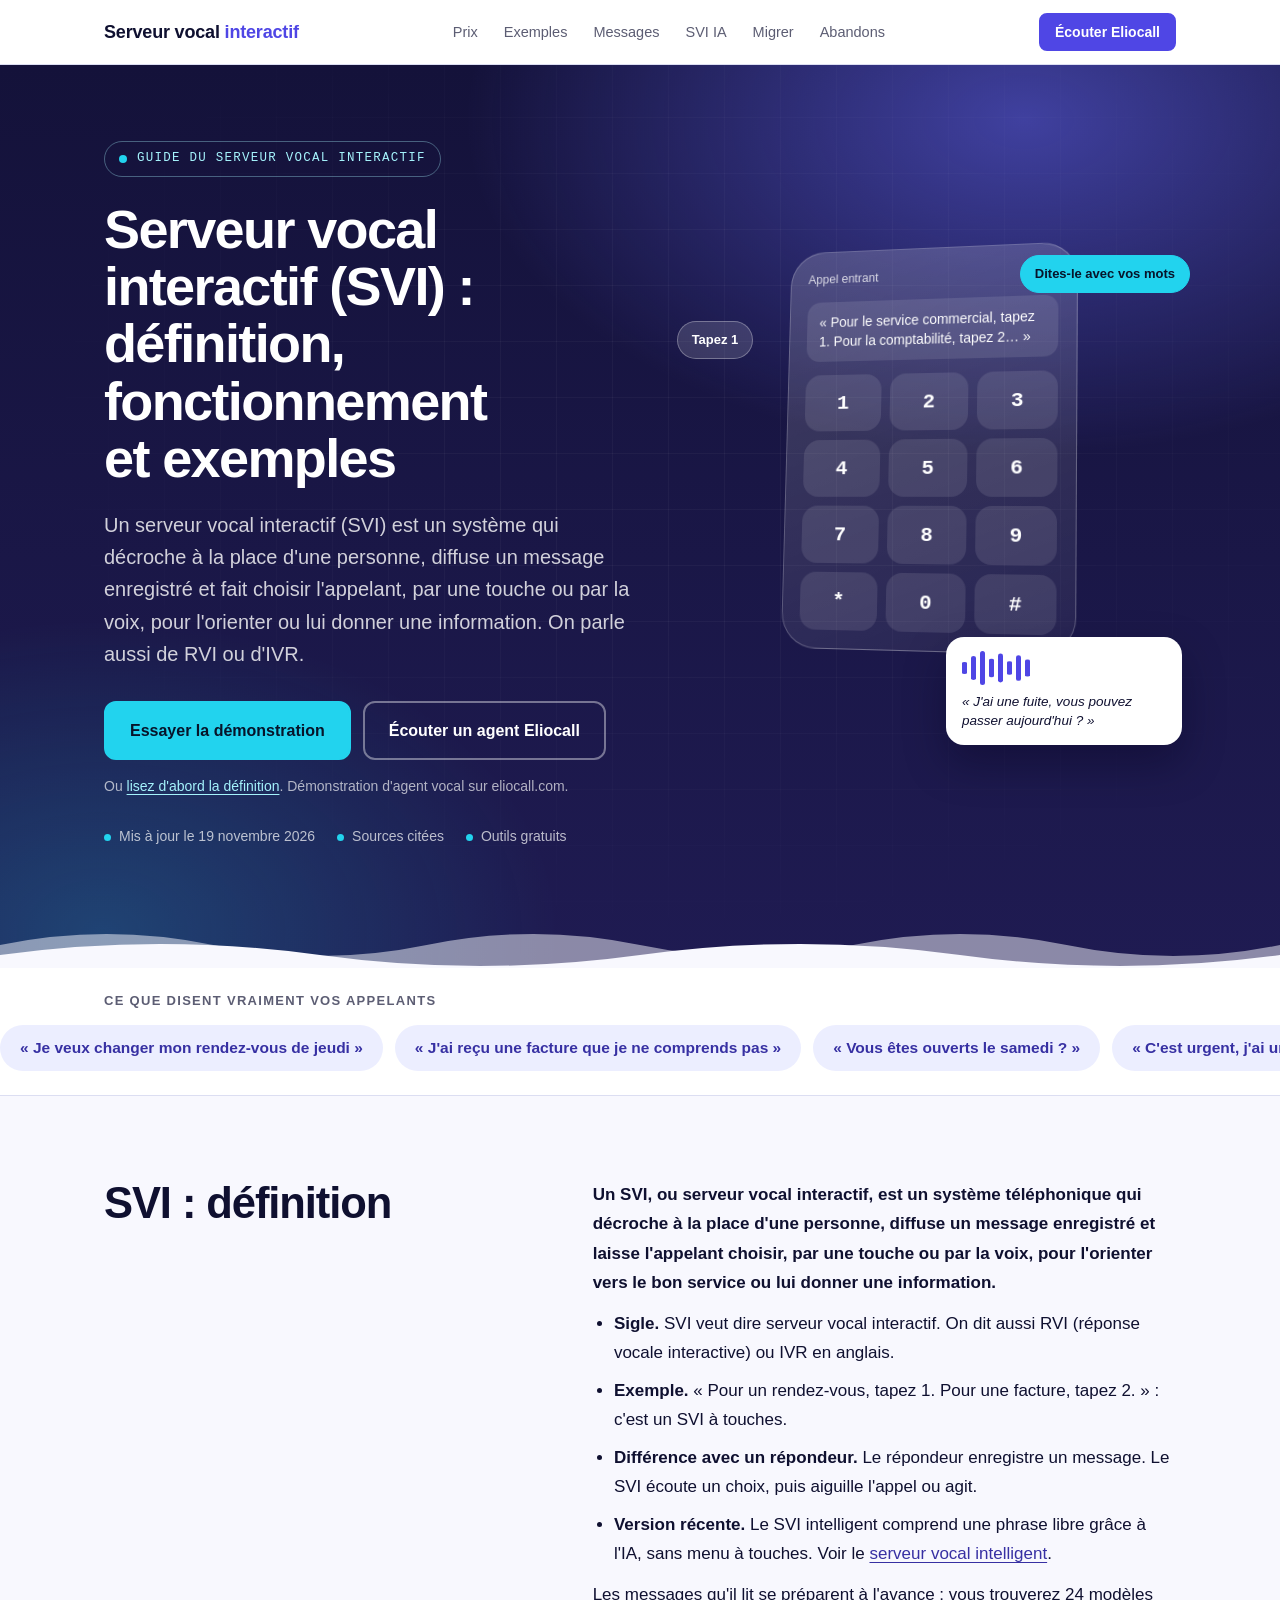
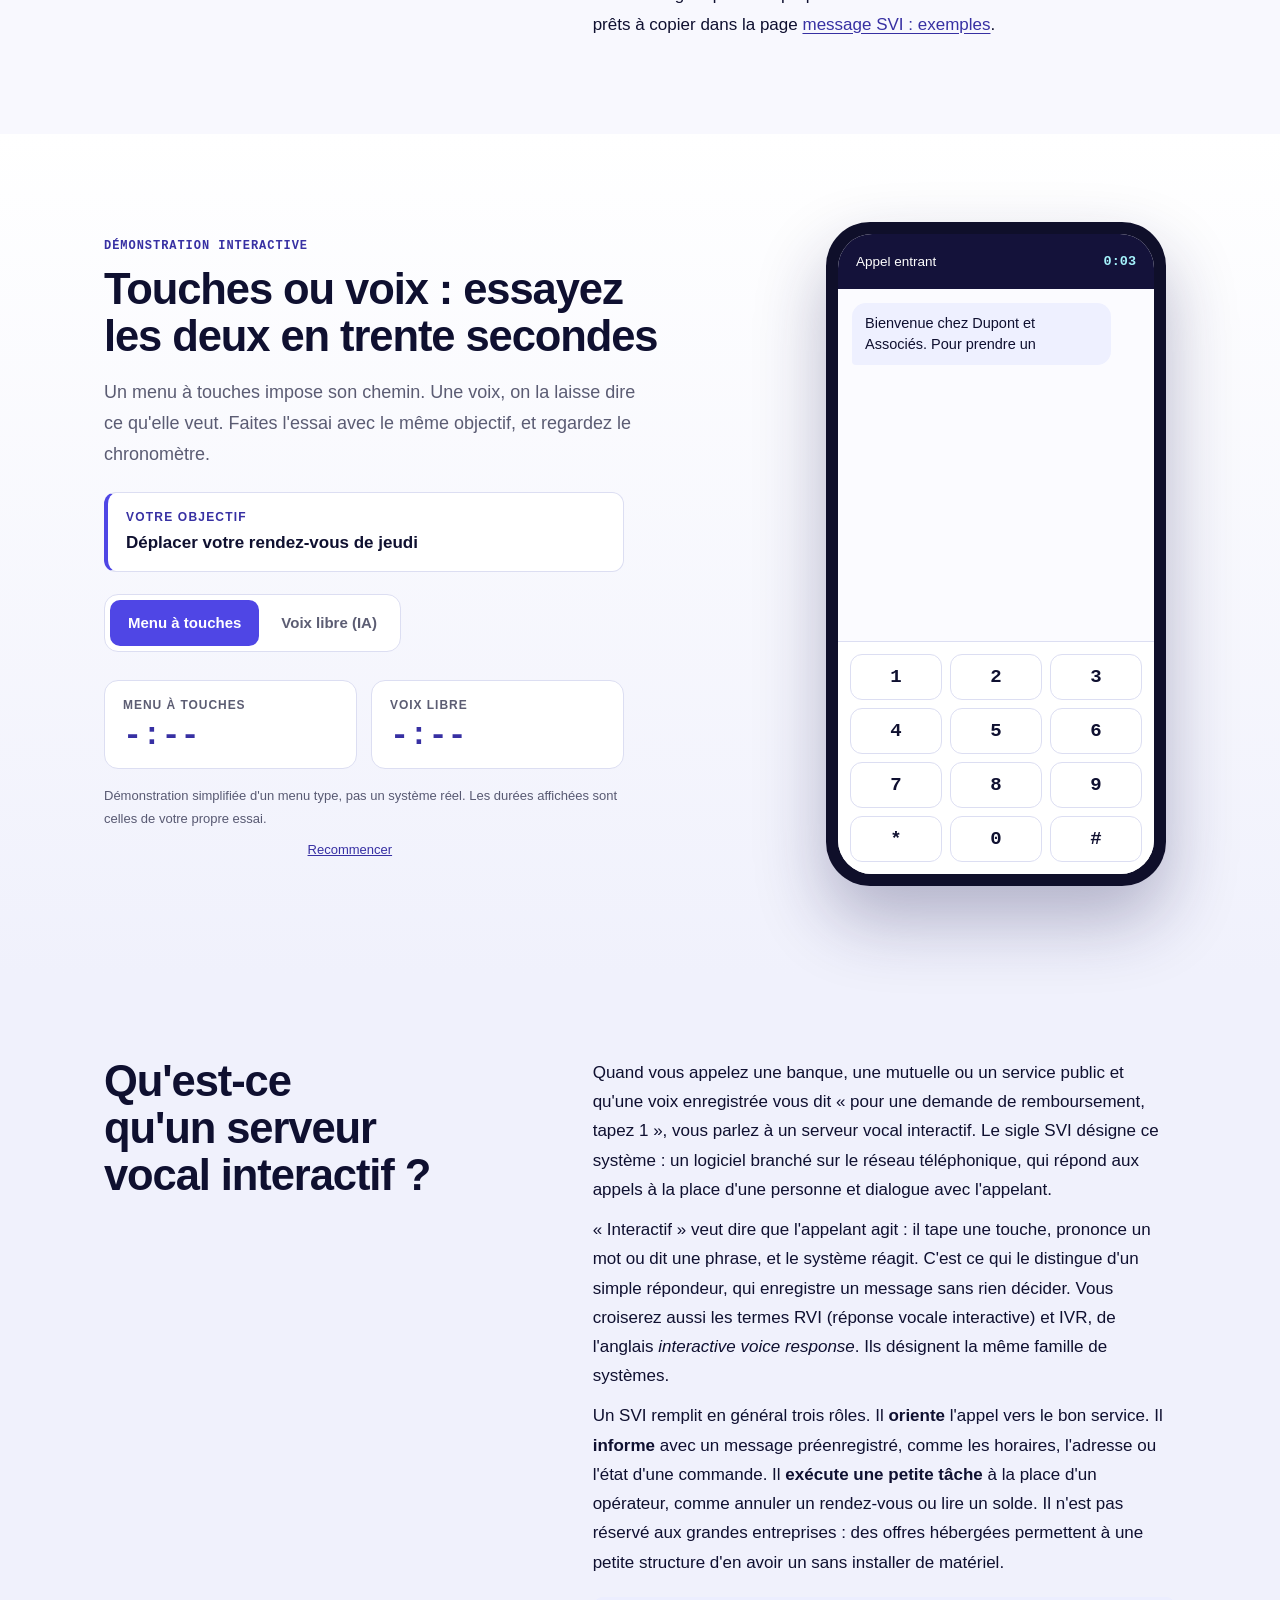
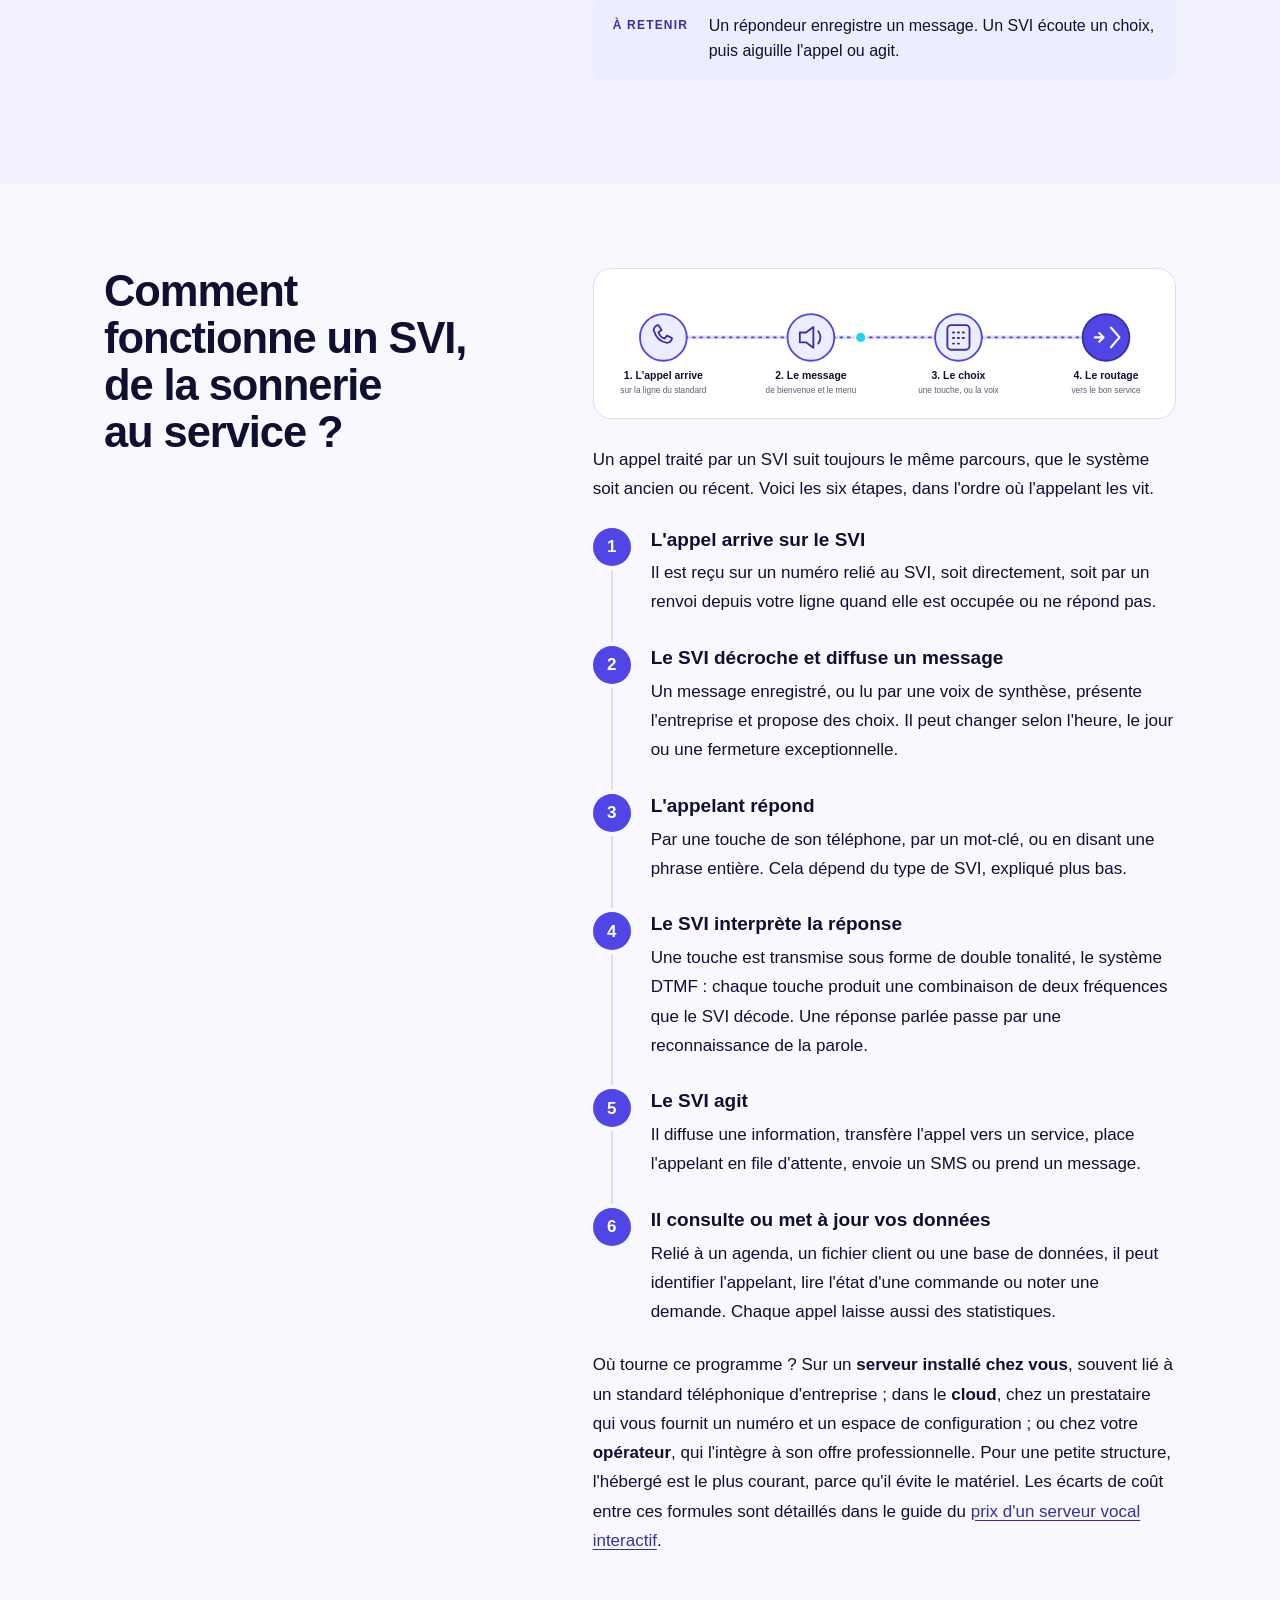
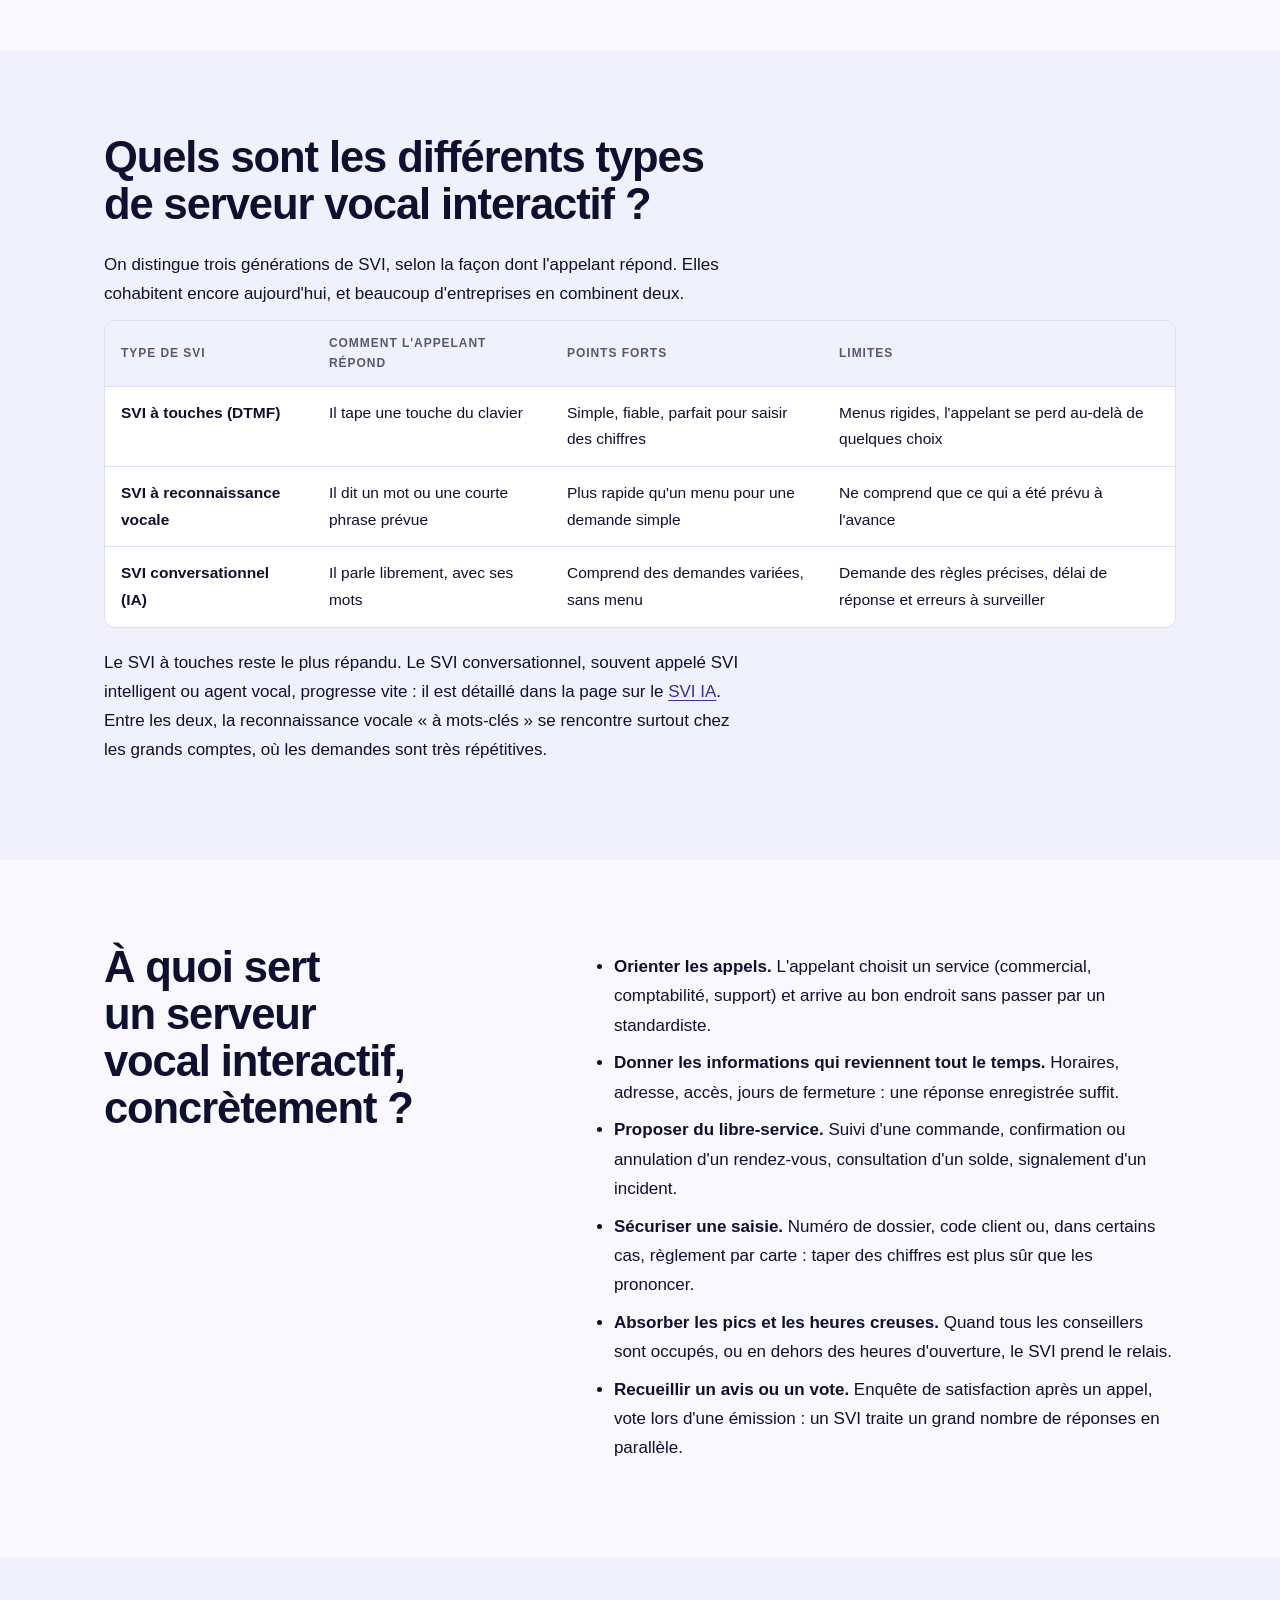
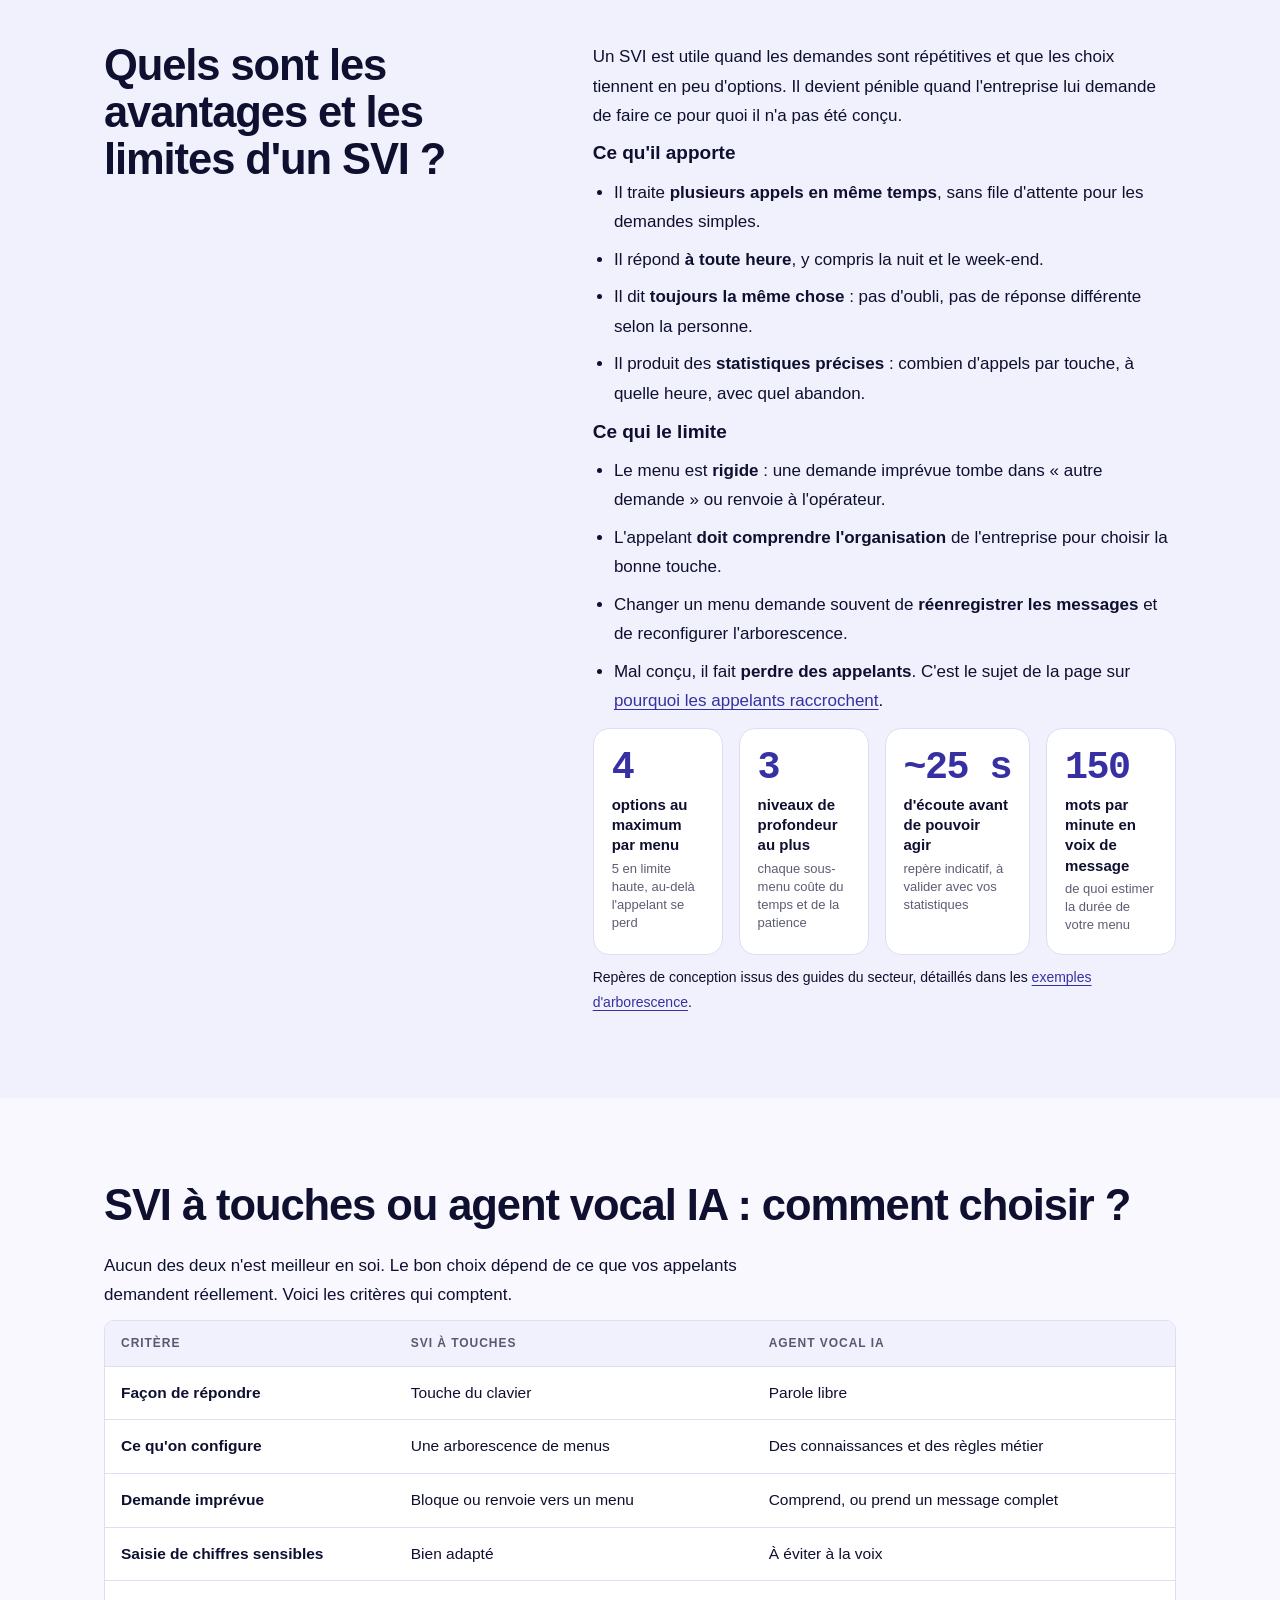
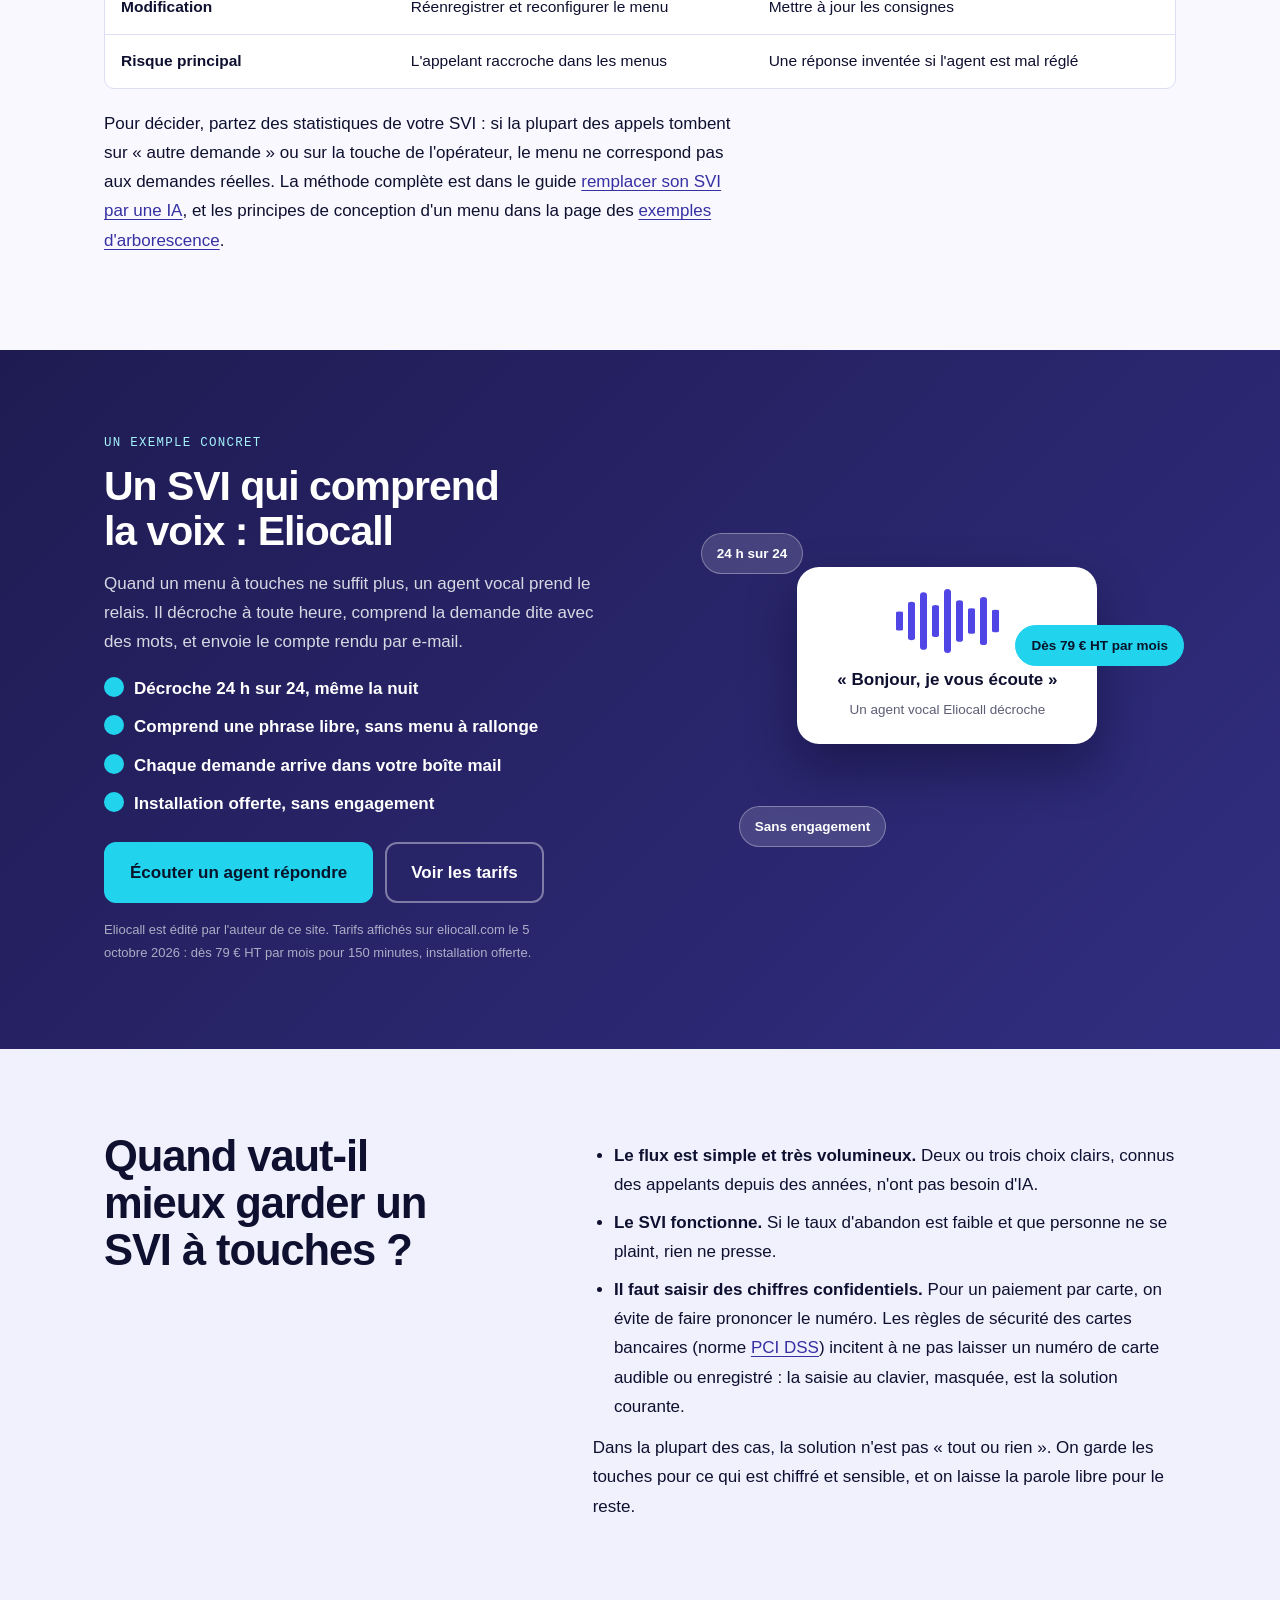
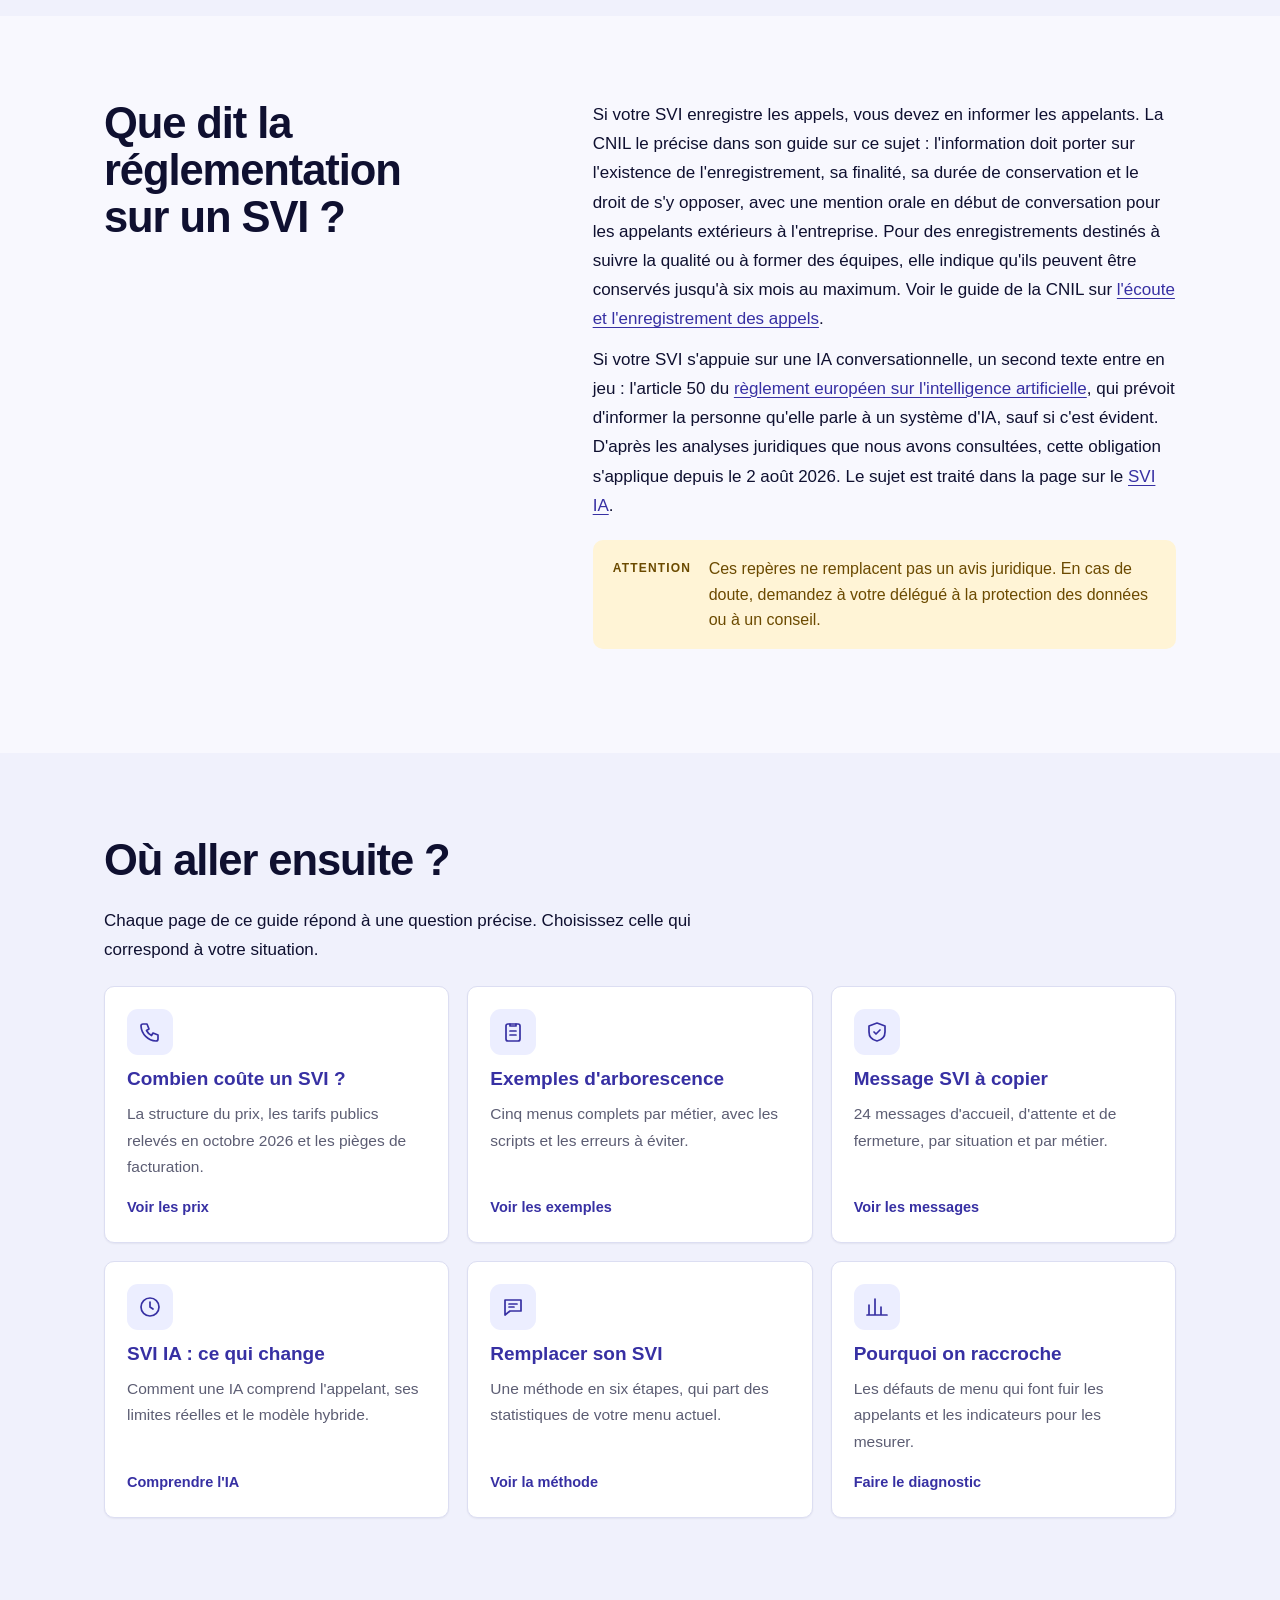
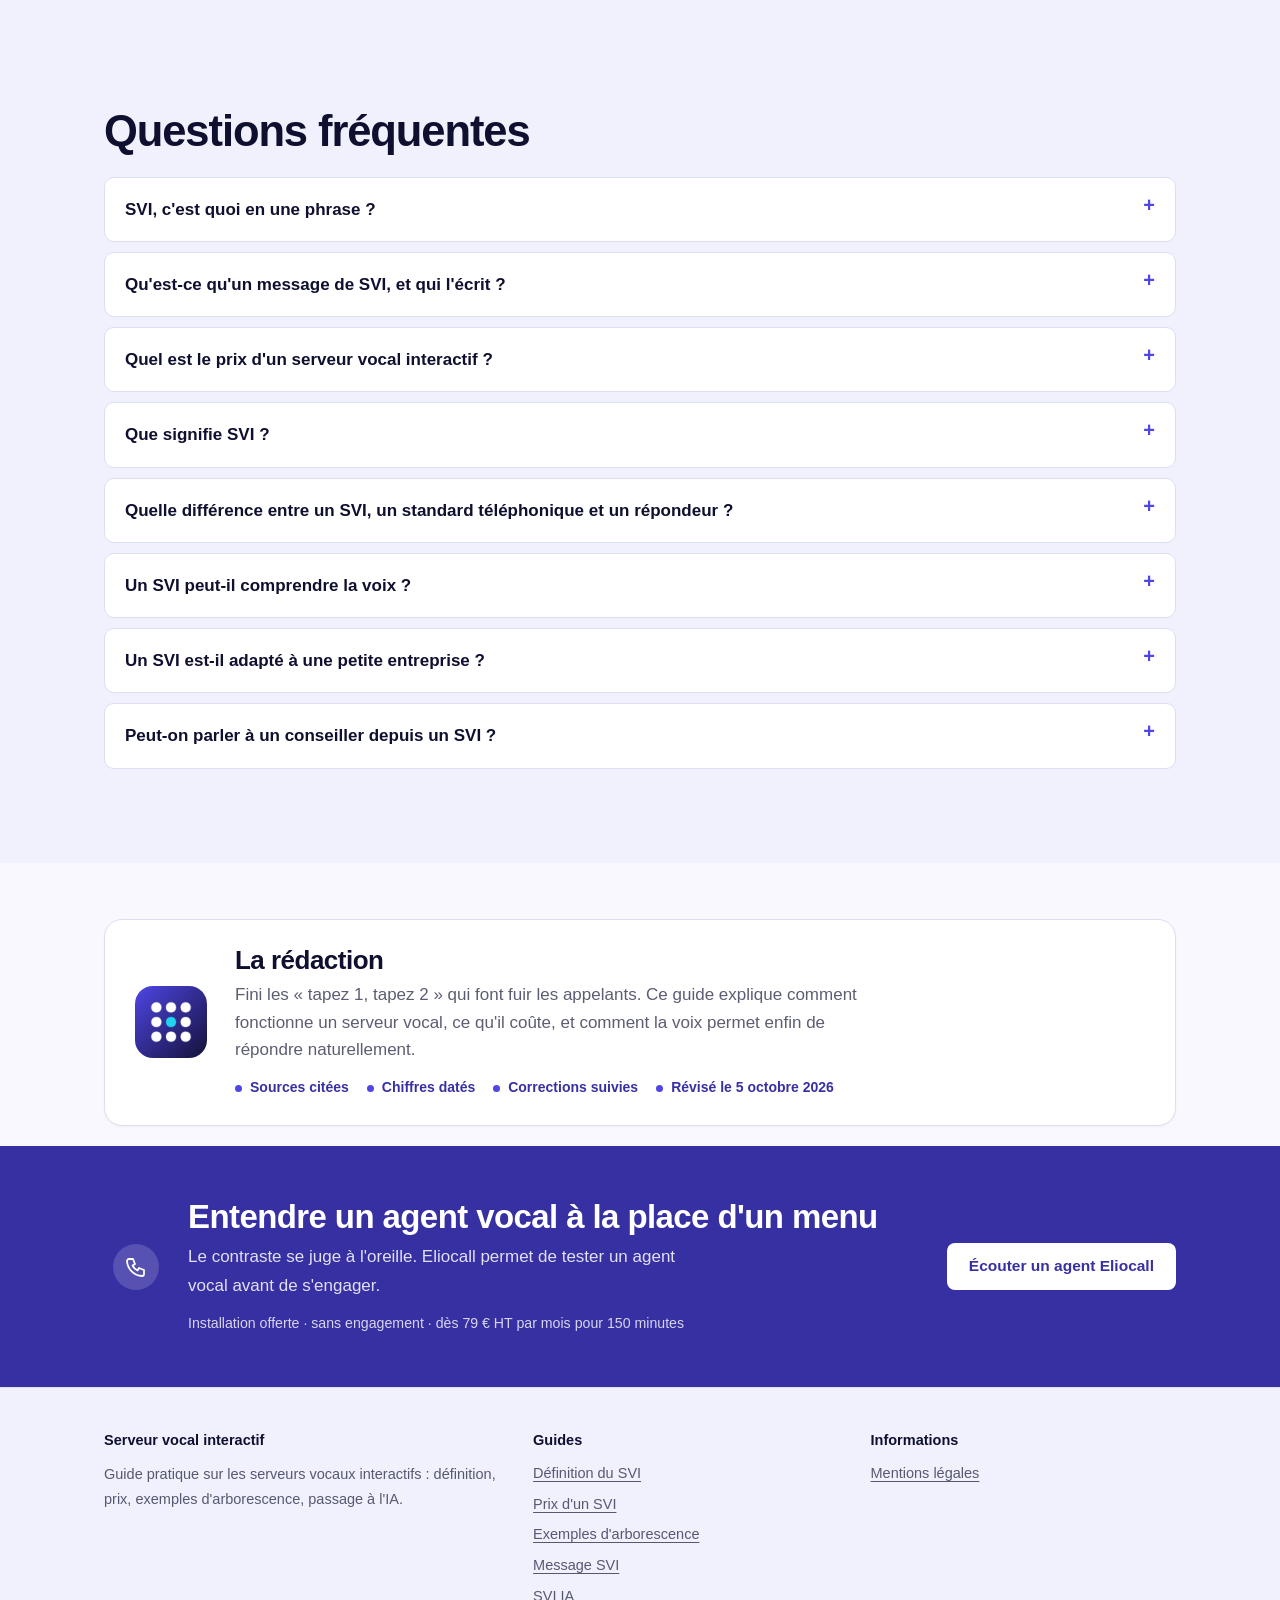
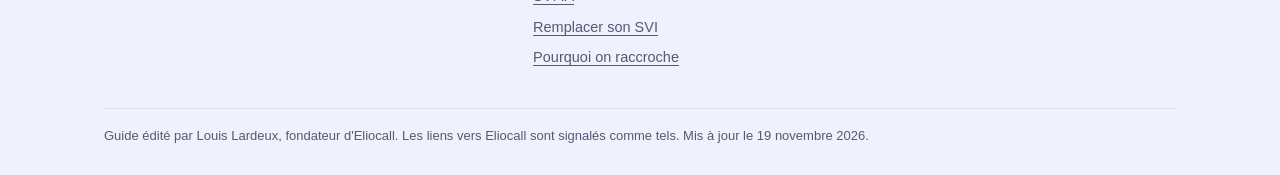
<file: index.html>
<!doctype html>
<html lang="fr">
<head>
<meta charset="utf-8">
<meta name="viewport" content="width=device-width, initial-scale=1">
<title>Serveur vocal interactif (SVI) : définition, prix, exemples</title>
<meta name="description" content="Un serveur vocal interactif (SVI) accueille les appels avec un menu vocal et les oriente. Définition, fonctionnement, types, limites, prix et exemples.">
<link rel="canonical" href="https://serveur-vocal-interactif.fr/">
<meta property="og:type" content="article">
<meta property="og:locale" content="fr_FR">
<meta property="og:site_name" content="Serveur vocal interactif">
<meta property="og:title" content="Serveur vocal interactif (SVI) : définition, prix, exemples">
<meta property="og:description" content="Un serveur vocal interactif (SVI) accueille les appels avec un menu vocal et les oriente. Définition, fonctionnement, types, limites, prix et exemples.">
<meta property="og:url" content="https://serveur-vocal-interactif.fr/">
<meta property="og:image" content="https://serveur-vocal-interactif.fr/og-image.png">
<meta property="og:image:width" content="1200">
<meta property="og:image:height" content="630">
<meta property="og:image:alt" content="Serveur vocal interactif">
<meta name="twitter:card" content="summary_large_image">
<meta name="twitter:image" content="https://serveur-vocal-interactif.fr/og-image.png">
<link rel="icon" href="/favicon.ico" sizes="48x48">
<link rel="icon" href="/favicon.svg" type="image/svg+xml">
<link rel="icon" href="/favicon-48.png" type="image/png" sizes="48x48">
<link rel="apple-touch-icon" href="/apple-touch-icon.png">
<meta name="theme-color" content="#4f46e5">

<meta http-equiv="Content-Security-Policy" content="default-src 'self'; script-src 'self' 'unsafe-inline'; style-src 'self' 'unsafe-inline'; img-src 'self' data:; base-uri 'self'; form-action 'none'">
<meta name="referrer" content="strict-origin-when-cross-origin">
<script type="application/ld+json">{"@context": "https://schema.org", "@graph": [{"@type": "BreadcrumbList", "itemListElement": [{"@type": "ListItem", "position": 1, "name": "Accueil", "item": "https://serveur-vocal-interactif.fr/"}]}, {"@type": "Article", "headline": "Serveur vocal interactif (SVI) : définition, fonctionnement et exemples", "description": "Un serveur vocal interactif (SVI) accueille les appels avec un menu vocal et les oriente. Définition, fonctionnement, types, limites, prix et exemples.", "inLanguage": "fr-FR", "datePublished": "2026-10-05", "dateModified": "2026-11-19", "mainEntityOfPage": "https://serveur-vocal-interactif.fr/", "author": {"@type": "Organization", "name": "Serveur vocal interactif", "url": "https://serveur-vocal-interactif.fr"}, "publisher": {"@type": "Organization", "name": "Serveur vocal interactif", "url": "https://serveur-vocal-interactif.fr"}}, {"@type": "FAQPage", "mainEntity": [{"@type": "Question", "name": "SVI, c'est quoi en une phrase ?", "acceptedAnswer": {"@type": "Answer", "text": "Un SVI, serveur vocal interactif, est le système qui décroche à votre place, lit un message et laisse l'appelant choisir, par une touche ou par la voix, pour l'orienter vers le bon service ou lui donner une information. En anglais on dit IVR."}}, {"@type": "Question", "name": "Qu'est-ce qu'un message de SVI, et qui l'écrit ?", "acceptedAnswer": {"@type": "Answer", "text": "C'est le texte lu à l'appelant à chaque étape du menu : l'accueil, les choix, l'attente, la fermeture. Il s'écrit avant d'être enregistré ou lu par une voix de synthèse, en moins de quinze secondes par étape. Vingt-quatre modèles prêts à copier sont dans la page message SVI : exemples."}}, {"@type": "Question", "name": "Quel est le prix d'un serveur vocal interactif ?", "acceptedAnswer": {"@type": "Answer", "text": "Pour une petite structure, un SVI hébergé se situe entre 39 et 109 € HT par mois d'après les grilles publiques relevées en octobre 2026, plus les minutes au delà du forfait. Les offres d'opérateurs démarrent plus haut. Le détail est dans le guide des prix."}}, {"@type": "Question", "name": "Que signifie SVI ?", "acceptedAnswer": {"@type": "Answer", "text": "SVI veut dire serveur vocal interactif. Le même système s'appelle aussi réponse vocale interactive (RVI) ou, en anglais, IVR pour interactive voice response."}}, {"@type": "Question", "name": "Quelle différence entre un SVI, un standard téléphonique et un répondeur ?", "acceptedAnswer": {"@type": "Answer", "text": "Le standard téléphonique achemine les appels vers des postes. Le répondeur enregistre un message sans réagir. Le SVI dialogue avec l'appelant, par touches ou par la voix, puis aiguille l'appel ou exécute une action. Un SVI est souvent branché sur un standard."}}, {"@type": "Question", "name": "Un SVI peut-il comprendre la voix ?", "acceptedAnswer": {"@type": "Answer", "text": "Oui, s'il est équipé d'une reconnaissance vocale. Un SVI à touches ne réagit qu'au clavier. Un SVI à reconnaissance vocale comprend des mots ou des phrases prévues, et un SVI conversationnel comprend des demandes libres."}}, {"@type": "Question", "name": "Un SVI est-il adapté à une petite entreprise ?", "acceptedAnswer": {"@type": "Answer", "text": "Oui, quand les demandes sont répétitives et qu'on peut les classer en trois ou quatre choix. Des offres hébergées évitent tout matériel. Si les demandes sont très variées, une solution conversationnelle ou un simple message avec rappel peut mieux convenir."}}, {"@type": "Question", "name": "Peut-on parler à un conseiller depuis un SVI ?", "acceptedAnswer": {"@type": "Answer", "text": "C'est même recommandé. On prévoit en général une touche ou une attente en ligne pour joindre une personne, au moins aux heures d'ouverture. Sans cette sortie, un appelant dont le cas n'est pas prévu raccroche."}}]}, {"@type": "WebSite", "@id": "https://serveur-vocal-interactif.fr/#site", "name": "Serveur vocal interactif", "url": "https://serveur-vocal-interactif.fr/", "inLanguage": "fr-FR"}, {"@type": "Organization", "@id": "https://serveur-vocal-interactif.fr/#org", "name": "Serveur vocal interactif", "url": "https://serveur-vocal-interactif.fr/", "logo": {"@type": "ImageObject", "url": "https://serveur-vocal-interactif.fr/icon-192.png", "width": 192, "height": 192}}]}</script>
<link rel="stylesheet" href="/style.css">
<script>(function(){var d=document.documentElement;if(window.matchMedia&&matchMedia("(prefers-reduced-motion: reduce)").matches)return;d.classList.add("s-js");setTimeout(function(){if(!window.__rvok)d.classList.add("s-show")},3500)})();</script>
</head>
<body>
<a class="s-skip" href="#contenu">Aller au contenu</a>
<div class="s-rdp" id="rdp" aria-hidden="true"><i></i></div>
<header class="s-top"><div class="s-wrap"><a class="s-brand" href="/">Serveur vocal <span>interactif</span></a><nav class="s-nav" aria-label="Navigation"><a href="/prix-serveur-vocal-interactif/">Prix</a><a href="/arborescence-svi-exemples/">Exemples</a><a href="/message-svi-exemples/">Messages</a><a href="/svi-ia-agent-vocal/">SVI IA</a><a href="/remplacer-son-svi/">Migrer</a><a href="/pourquoi-les-appelants-raccrochent/">Abandons</a></nav><a class="s-btn s-small" href="https://eliocall.com/?utm_source=serveur-vocal-interactif&amp;utm_medium=guide&amp;utm_campaign=header" rel="nofollow sponsored noopener">Écouter Eliocall</a></div></header>
<main id="contenu">
<section class="s-lh" data-ap><div class="s-lgw" aria-hidden="true"><div class="s-lgrid"></div></div><div class="s-wrap"><div><div class="s-lk"><i></i>Guide du serveur vocal interactif</div><h1>Serveur vocal interactif (SVI)&nbsp;: définition, fonctionnement et exemples</h1><p class="s-ll">Un serveur vocal interactif (SVI) est un système qui décroche à la place d'une personne, diffuse un message enregistré et fait choisir l'appelant, par une touche ou par la voix, pour l'orienter ou lui donner une information. On parle aussi de RVI ou d'IVR.</p><div class="s-lacts"><a class="s-lb1" href="#demo">Essayer la démonstration</a><a class="s-lb2" href="https://eliocall.com/?utm_source=serveur-vocal-interactif&amp;utm_medium=guide&amp;utm_campaign=hero-ecouter#hero-form" rel="nofollow sponsored noopener">Écouter un agent Eliocall</a></div><p class="s-lsub">Ou <a href="#definition">lisez d'abord la définition</a>. Démonstration d'agent vocal sur eliocall.com.</p><div class="s-ltr"><span>Mis à jour le 19 novembre 2026</span><span>Sources citées</span><span>Outils gratuits</span></div></div><div class="s-lart" aria-hidden="true" id="lart"><div class="s-lphone" id="lphone"><div class="s-ltop"><span>Appel entrant</span><b>00:12</b></div><div class="s-lsay">«&nbsp;Pour le service commercial, tapez 1. Pour la comptabilité, tapez 2…&nbsp;»</div><div class="s-lkeys"><span>1</span><span>2</span><span>3</span><span>4</span><span>5</span><span>6</span><span>7</span><span>8</span><span>9</span><span>*</span><span>0</span><span>#</span></div></div><div class="s-lchip s-lc1">Tapez 1</div><div class="s-lchip s-lc2">Dites-le avec vos mots</div><div class="s-lvc"><div class="s-lw"><i></i><i></i><i></i><i></i><i></i><i></i><i></i><i></i></div><span>«&nbsp;J'ai une fuite, vous pouvez passer aujourd'hui&nbsp;?&nbsp;»</span></div></div></div><div class="s-lwave" aria-hidden="true"><svg viewBox="0 0 2880 54" preserveAspectRatio="none"><path d="M0 30 Q120 8 240 30 T480 30 T720 30 T960 30 T1200 30 T1440 30 T1680 30 T1920 30 T2160 30 T2400 30 T2640 30 T2880 30 V54 H0Z" fill="var(--bg)" opacity=".5"/><path d="M0 40 Q180 18 360 40 T720 40 T1080 40 T1440 40 T1800 40 T2160 40 T2520 40 T2880 40 V54 H0Z" fill="var(--bg)"/></svg></div></section><script>(function(){var a=document.getElementById("lart"),p=document.getElementById("lphone");if(!a||!p)return;if(!(window.matchMedia&&matchMedia("(pointer: fine)").matches)||(window.matchMedia&&matchMedia("(prefers-reduced-motion: reduce)").matches))return;var tk=false,x=0,y=0;a.addEventListener("pointermove",function(e){var r=a.getBoundingClientRect();x=(e.clientX-r.left)/r.width-.5;y=(e.clientY-r.top)/r.height-.5;if(!tk){tk=true;requestAnimationFrame(function(){tk=false;p.style.setProperty("--ry",(x*18-6)+"deg");p.style.setProperty("--rx",(5-y*14)+"deg")})}});a.addEventListener("pointerleave",function(){p.style.setProperty("--ry","-11deg");p.style.setProperty("--rx","5deg")})})();</script>
<div class="s-lm" data-ap><p>Ce que disent vraiment vos appelants</p><div class="s-lmt"><span>«&nbsp;Je veux changer mon rendez-vous de jeudi&nbsp;»</span><span>«&nbsp;J'ai reçu une facture que je ne comprends pas&nbsp;»</span><span>«&nbsp;Vous êtes ouverts le samedi&nbsp;?&nbsp;»</span><span>«&nbsp;C'est urgent, j'ai une fuite chez moi&nbsp;»</span><span>«&nbsp;Je rappelle au sujet de mon devis&nbsp;»</span><span>«&nbsp;Où en est ma commande&nbsp;?&nbsp;»</span><span>«&nbsp;Je voudrais parler à Monsieur Martin&nbsp;»</span><span>«&nbsp;Quels papiers dois-je apporter&nbsp;?&nbsp;»</span><span>«&nbsp;Je ne trouve pas mon numéro de dossier&nbsp;»</span><span aria-hidden="true">«&nbsp;Je veux changer mon rendez-vous de jeudi&nbsp;»</span><span aria-hidden="true">«&nbsp;J'ai reçu une facture que je ne comprends pas&nbsp;»</span><span aria-hidden="true">«&nbsp;Vous êtes ouverts le samedi&nbsp;?&nbsp;»</span><span aria-hidden="true">«&nbsp;C'est urgent, j'ai une fuite chez moi&nbsp;»</span><span aria-hidden="true">«&nbsp;Je rappelle au sujet de mon devis&nbsp;»</span><span aria-hidden="true">«&nbsp;Où en est ma commande&nbsp;?&nbsp;»</span><span aria-hidden="true">«&nbsp;Je voudrais parler à Monsieur Martin&nbsp;»</span><span aria-hidden="true">«&nbsp;Quels papiers dois-je apporter&nbsp;?&nbsp;»</span><span aria-hidden="true">«&nbsp;Je ne trouve pas mon numéro de dossier&nbsp;»</span></div></div><section id="definition" class="s-ls s-rv"><div class="s-wrap s-lsw"><h2>SVI&nbsp;: définition</h2><div class="s-lsb">
<p><strong>Un SVI, ou serveur vocal interactif, est un système téléphonique qui décroche à la place d'une personne, diffuse un message enregistré et laisse l'appelant choisir, par une touche ou par la voix, pour l'orienter vers le bon service ou lui donner une information.</strong></p>
<ul class="s-clean">
 <li><strong>Sigle.</strong> SVI veut dire serveur vocal interactif. On dit aussi RVI (réponse vocale interactive) ou IVR en anglais.</li>
 <li><strong>Exemple.</strong> «&nbsp;Pour un rendez-vous, tapez 1. Pour une facture, tapez 2.&nbsp;»&nbsp;: c'est un SVI à touches.</li>
 <li><strong>Différence avec un répondeur.</strong> Le répondeur enregistre un message. Le SVI écoute un choix, puis aiguille l'appel ou agit.</li>
 <li><strong>Version récente.</strong> Le SVI intelligent comprend une phrase libre grâce à l'IA, sans menu à touches. Voir le <a href="/svi-ia-agent-vocal/">serveur vocal intelligent</a>.</li>
</ul>
<p>Les messages qu'il lit se préparent à l'avance&nbsp;: vous trouverez 24 modèles prêts à copier dans la page <a href="/message-svi-exemples/">message SVI&nbsp;: exemples</a>.</p>
</div></div></section>
<section id="demo" class="s-ld s-rv"><div class="s-wrap">
<div>
<div class="s-kicker">Démonstration interactive</div>
<h2>Touches ou voix&nbsp;: essayez les deux en trente secondes</h2>
<p class="s-lead2">Un menu à touches impose son chemin. Une voix, on la laisse dire ce qu'elle veut. Faites l'essai avec le même objectif, et regardez le chronomètre.</p>
<div class="s-goal"><div><b>Votre objectif</b><span id="ld-goal">Déplacer votre rendez-vous de jeudi</span></div></div>
<div class="s-ldt" role="tablist" aria-label="Mode de démonstration"><button type="button" role="tab" id="ld-tab-svi" aria-selected="true">Menu à touches</button><button type="button" role="tab" id="ld-tab-ia" aria-selected="false">Voix libre (IA)</button></div>
<div class="s-ldm"><div><small>Menu à touches</small><b id="ld-t-svi">-:--</b></div><div><small>Voix libre</small><b id="ld-t-ia">-:--</b></div></div>
<p class="s-nt">Démonstration simplifiée d'un menu type, pas un système réel. Les durées affichées sont celles de votre propre essai.</p>
<p class="s-ldr"><button type="button" id="ld-reset">Recommencer</button></p>
<div id="ld-cta" hidden><b>C'est le principe d'un agent vocal</b><p>Eliocall décroche à toute heure, comprend une phrase libre et vous envoie le compte rendu par e-mail. Installation offerte, sans engagement.</p><a class="s-pr" href="https://eliocall.com/?utm_source=serveur-vocal-interactif&amp;utm_medium=guide&amp;utm_campaign=demo-fin#hero-form" rel="nofollow sponsored noopener">Écouter un agent répondre</a><a class="s-sc" href="https://eliocall.com/tarifs/?utm_source=serveur-vocal-interactif&amp;utm_medium=guide&amp;utm_campaign=demo-tarifs" rel="nofollow sponsored noopener">Voir les tarifs dès 79 € HT</a></div>
</div>
<div class="s-ldv"><div class="s-ldv-s">
<div class="s-ldv-top"><span>Appel entrant</span><b id="ld-clock">0:00</b></div>
<div id="ld-log" aria-live="off"></div>
<div class="s-ldv-in"><div id="ld-keys"></div><div id="ld-chips" hidden></div></div>
</div></div>
</div><p id="ld-live" style="position:absolute;left:-9999px" aria-live="polite"></p></section>
<script>(function(){
var $=function(i){return document.getElementById(i)},rm=window.matchMedia&&matchMedia("(prefers-reduced-motion: reduce)").matches;
var log=$("ld-log"),keysBox=$("ld-keys"),chips=$("ld-chips"),clock=$("ld-clock"),tS=$("ld-t-svi"),tI=$("ld-t-ia"),live=$("ld-live"),goal=$("ld-goal");
var TREE={
root:{say:"Bienvenue chez Dupont et Associés. Pour prendre un rendez-vous, tapez 1. Pour la facturation, tapez 2. Pour le suivi d'un dossier, tapez 3. Pour toute autre demande, tapez 4.",k:{"1":"rdv","2":"fact","3":"dossier","4":"autre"}},
rdv:{say:"Rendez-vous. Pour prendre un nouveau rendez-vous, tapez 1. Pour connaître nos horaires, tapez 2. Pour revenir au menu principal, tapez étoile.",k:{"1":"nouveau","2":"horaires","*":"root"}},
fact:{say:"Facturation. Pour une copie de facture, tapez 1. Pour connaître les moyens de paiement, tapez 2. Pour revenir au menu principal, tapez étoile.",k:{"1":"copie","2":"paiement","*":"root"}},
dossier:{say:"Suivi de dossier. Saisissez votre numéro de dossier à huit chiffres, suivi de la touche dièse. Pour revenir au menu, tapez étoile.",k:{"#":"autre","*":"root"}},
autre:{say:"Toute autre demande. Veuillez patienter, un conseiller va vous répondre. Votre temps d'attente est estimé à plusieurs minutes.",end:"Résultat : votre demande n'était prévue par aucune option. Vous êtes mis en attente."},
nouveau:{say:"Nouveau rendez-vous. Laissez votre message après le bip sonore.",end:"Résultat : vous avez laissé un message pour un nouveau rendez-vous, pas pour déplacer le vôtre."},
horaires:{say:"Nos bureaux sont ouverts du lundi au vendredi, de neuf heures à dix-huit heures.",end:"Résultat : vous avez obtenu des horaires, pas ce que vous cherchiez."},
copie:{say:"Copie de facture. Veuillez patienter, votre appel est transféré.",end:"Résultat : vous voilà à la comptabilité, loin de votre rendez-vous."},
paiement:{say:"Vous pouvez régler par carte bancaire ou par virement.",end:"Résultat : une information sur les paiements, sans rapport avec votre objectif."}};
var IA=[
{goal:"Déplacer votre rendez-vous de jeudi",say:"Je voudrais déplacer mon rendez-vous de jeudi.",tags:["Intention : modifier un rendez-vous","Jour concerné : jeudi"],reply:"Bien sûr. Quel jour vous conviendrait à la place ? Je peux vous proposer mardi ou vendredi."},
{goal:"Comprendre une facture",say:"J'ai reçu une facture que je ne comprends pas.",tags:["Intention : question sur une facture","Action : transmettre à la comptabilité"],reply:"Je note votre demande pour la comptabilité. Pouvez-vous me donner le numéro de la facture ?"},
{goal:"Signaler une urgence",say:"C'est urgent, j'ai une fuite chez moi.",tags:["Urgence détectée","Action : prévenir l'astreinte"],reply:"Je préviens l'astreinte tout de suite. Quelle est votre adresse ?"}];
var mode="svi",node="root",t0=0,tick=null,tm=null,over=false,sel=0;
function mm(s){var m=Math.floor(s/60),r=s%60;return m+":"+(r<10?"0":"")+r}
function stopClock(){clearInterval(tick);tick=null}
function startClock(){stopClock();t0=Date.now();clock.textContent="0:00";tick=setInterval(function(){clock.textContent=mm(Math.round((Date.now()-t0)/1000))},500)}
function elapsed(){return Math.round((Date.now()-t0)/1000)}
function bub(w,t){var b=document.createElement("div");b.setAttribute("data-b",w);b.textContent=t||"";log.appendChild(b);log.scrollTop=log.scrollHeight;return b}
function type(el,text,wps,done){clearTimeout(tm);if(rm){el.textContent=text;log.scrollTop=log.scrollHeight;if(done)done();return}var w=text.split(" "),i=0,gap=1000/wps;
(function s(){el.textContent=w.slice(0,++i).join(" ");log.scrollTop=log.scrollHeight;if(i<w.length)tm=setTimeout(s,gap);else if(done)done()})()}
function buildKeys(){keysBox.innerHTML="";"123456789*0#".split("").forEach(function(k){var b=document.createElement("button");b.type="button";b.textContent=k;b.setAttribute("aria-label","Touche "+(k==="*"?"étoile":k==="#"?"dièse":k));b.addEventListener("click",function(){press(k)});keysBox.appendChild(b)})}
function buildChips(){chips.innerHTML="";IA.forEach(function(c,i){var b=document.createElement("button");b.type="button";b.textContent="« "+c.say+" »";b.addEventListener("click",function(){runIA(i)});chips.appendChild(b)})}
function reset(){clearTimeout(tm);stopClock();log.innerHTML="";over=false;clock.textContent="0:00";var cta=$("ld-cta");if(cta){cta.hidden=true;cta.removeAttribute("data-in")}}
function setMode(m){mode=m;$("ld-tab-svi").setAttribute("aria-selected",m==="svi");$("ld-tab-ia").setAttribute("aria-selected",m==="ia");keysBox.hidden=m!=="svi";chips.hidden=m!=="ia";reset();
if(m==="svi"){goal.textContent="Déplacer votre rendez-vous de jeudi";node="root";startClock();play("root")}else{goal.textContent="Dites ce que vous voulez, avec vos mots";bub("sys","Choisissez une phrase ci-dessous : votre voix est comprise telle quelle, sans menu.")}}
function play(n){var d=TREE[n],b=bub("sys","");type(b,d.say,2.8,function(){if(d.end)finish(d.end)})}
function finish(msg){over=true;stopClock();var s=elapsed();tS.textContent=mm(s);bub("end",msg+" Temps écoulé : "+mm(s)+".");live.textContent=msg+" Temps écoulé "+mm(s)}
function press(k){if(mode!=="svi"||over)return;clearTimeout(tm);var last=log.lastChild;bub("me","Touche "+(k==="*"?"étoile":k==="#"?"dièse":k));var nx=TREE[node].k&&TREE[node].k[k];
if(!nx){bub("sys","Ce choix n'est pas proposé. Veuillez recommencer.");return}node=nx;play(node)}
function runIA(i){reset();sel=i;var c=IA[i];goal.textContent=c.goal;startClock();var me=bub("me","");type(me,c.say,3.4,function(){var j=0;(function nx(){if(j<c.tags.length){bub("tag",c.tags[j++]);tm=setTimeout(nx,rm?0:520)}else{var r=bub("ia","");type(r,c.reply,3,function(){over=true;stopClock();var s=elapsed();tI.textContent=mm(s);bub("end","Résultat : demande comprise et traitée du premier coup. Temps écoulé : "+mm(s)+".");live.textContent="Demande traitée en "+mm(s);var cta=$("ld-cta");if(cta){cta.hidden=false;cta.setAttribute("data-in","")}})}})()})}
$("ld-tab-svi").addEventListener("click",function(){setMode("svi")});$("ld-tab-ia").addEventListener("click",function(){setMode("ia")});
$("ld-reset").addEventListener("click",function(){setMode(mode)});
buildKeys();buildChips();
var started=false;function go(){if(started)return;started=true;setMode("svi")}
if("IntersectionObserver" in window){var io=new IntersectionObserver(function(es){es.forEach(function(e){if(e.isIntersecting){go();io.disconnect()}})},{threshold:.35});io.observe($("demo"))}else{go()}
})();</script>
<section id="qu-est-ce-qu-un-serveur-vocal-interactif" class="s-ls s-rv s-lsalt"><div class="s-wrap s-lsw"><h2>Qu'est-ce qu'un serveur vocal interactif&nbsp;?</h2><div class="s-lsb">
<p>Quand vous appelez une banque, une mutuelle ou un service public et qu'une voix enregistrée vous dit «&nbsp;pour une demande de remboursement, tapez 1&nbsp;», vous parlez à un serveur vocal interactif. Le sigle SVI désigne ce système&nbsp;: un logiciel branché sur le réseau téléphonique, qui répond aux appels à la place d'une personne et dialogue avec l'appelant.</p>
<p>«&nbsp;Interactif&nbsp;» veut dire que l'appelant agit&nbsp;: il tape une touche, prononce un mot ou dit une phrase, et le système réagit. C'est ce qui le distingue d'un simple répondeur, qui enregistre un message sans rien décider. Vous croiserez aussi les termes RVI (réponse vocale interactive) et IVR, de l'anglais <em>interactive voice response</em>. Ils désignent la même famille de systèmes.</p>
<p>Un SVI remplit en général trois rôles. Il <strong>oriente</strong> l'appel vers le bon service. Il <strong>informe</strong> avec un message préenregistré, comme les horaires, l'adresse ou l'état d'une commande. Il <strong>exécute une petite tâche</strong> à la place d'un opérateur, comme annuler un rendez-vous ou lire un solde. Il n'est pas réservé aux grandes entreprises&nbsp;: des offres hébergées permettent à une petite structure d'en avoir un sans installer de matériel.</p>
<div class="s-callout s-co-tip"><strong>À retenir</strong><div><p>Un répondeur enregistre un message. Un SVI écoute un choix, puis aiguille l'appel ou agit.</p></div></div></div></div></section><section id="comment-fonctionne-un-svi-de-la-sonnerie-au-serv" class="s-ls s-rv"><div class="s-wrap s-lsw"><h2>Comment fonctionne un SVI, de la sonnerie au service&nbsp;?</h2><div class="s-lsb">
<div class="s-lflow" data-ap>
<svg viewBox="0 0 900 200" role="img" aria-label="Le chemin d'un appel dans un serveur vocal interactif : appel, message d'accueil, choix, routage">
<path d="M90 82 H810" stroke="var(--line)" stroke-width="6" stroke-linecap="round" fill="none"/>
<path id="lfp" d="M90 82 H810" stroke="var(--accent)" stroke-width="3" stroke-dasharray="3 9" stroke-linecap="round" fill="none"/>
<g class="s-lfn" fill="var(--accent-soft)" stroke="var(--accent)" stroke-width="3"><circle cx="90" cy="82" r="38"/></g>
<g class="s-lfn s-lfn2" fill="var(--accent-soft)" stroke="var(--accent)" stroke-width="3"><circle cx="330" cy="82" r="38"/></g>
<g class="s-lfn s-lfn3" fill="var(--accent-soft)" stroke="var(--accent)" stroke-width="3"><circle cx="570" cy="82" r="38"/></g>
<g class="s-lfn s-lfn4" fill="var(--accent)" stroke="var(--accent-deep)" stroke-width="3"><circle cx="810" cy="82" r="38"/></g>
<g fill="none" stroke="var(--accent-deep)" stroke-width="3" stroke-linecap="round" stroke-linejoin="round">
<path d="M74 70q2-8 8-8l5 8-5 4q3 8 10 10l4-5 8 4q0 6-8 8-16-2-22-21z"/>
<path d="M312 74h10l12-9v34l-12-9h-10z"/><path d="M342 72q7 10 0 20"/>
<rect x="552" y="62" width="36" height="40" rx="6"/><path d="M561 74h2m6 0h2m6 0h2M561 83h2m6 0h2m6 0h2M561 92h2m6 0h2"/>
</g>
<g fill="none" stroke="#fff" stroke-width="3.5" stroke-linecap="round" stroke-linejoin="round"><path d="M792 82h14m0 0-7-7m7 7-7 7M818 66l14 16-14 16"/></g>
<g font-family="ui-sans-serif,-apple-system,'Segoe UI',Arial,sans-serif" text-anchor="middle" fill="var(--ink)">
<text x="90" y="150" font-size="17" font-weight="800">1. L'appel arrive</text><text x="90" y="172" font-size="13.5" fill="var(--ink-2)">sur la ligne du standard</text>
<text x="330" y="150" font-size="17" font-weight="800">2. Le message</text><text x="330" y="172" font-size="13.5" fill="var(--ink-2)">de bienvenue et le menu</text>
<text x="570" y="150" font-size="17" font-weight="800">3. Le choix</text><text x="570" y="172" font-size="13.5" fill="var(--ink-2)">une touche, ou la voix</text>
<text x="810" y="150" font-size="17" font-weight="800">4. Le routage</text><text x="810" y="172" font-size="13.5" fill="var(--ink-2)">vers le bon service</text>
</g>
<circle r="9" fill="var(--acc2)" stroke="#fff" stroke-width="3"><animateMotion dur="8s" repeatCount="indefinite" path="M90 82 H810"/></circle>
</svg>
</div>

<p>Un appel traité par un SVI suit toujours le même parcours, que le système soit ancien ou récent. Voici les six étapes, dans l'ordre où l'appelant les vit.</p>
<ol class="s-steps"><li><h3>L'appel arrive sur le SVI</h3><p>Il est reçu sur un numéro relié au SVI, soit directement, soit par un renvoi depuis votre ligne quand elle est occupée ou ne répond pas.</p></li><li><h3>Le SVI décroche et diffuse un message</h3><p>Un message enregistré, ou lu par une voix de synthèse, présente l'entreprise et propose des choix. Il peut changer selon l'heure, le jour ou une fermeture exceptionnelle.</p></li><li><h3>L'appelant répond</h3><p>Par une touche de son téléphone, par un mot-clé, ou en disant une phrase entière. Cela dépend du type de SVI, expliqué plus bas.</p></li><li><h3>Le SVI interprète la réponse</h3><p>Une touche est transmise sous forme de double tonalité, le système DTMF&nbsp;: chaque touche produit une combinaison de deux fréquences que le SVI décode. Une réponse parlée passe par une reconnaissance de la parole.</p></li><li><h3>Le SVI agit</h3><p>Il diffuse une information, transfère l'appel vers un service, place l'appelant en file d'attente, envoie un SMS ou prend un message.</p></li><li><h3>Il consulte ou met à jour vos données</h3><p>Relié à un agenda, un fichier client ou une base de données, il peut identifier l'appelant, lire l'état d'une commande ou noter une demande. Chaque appel laisse aussi des statistiques.</p></li></ol>
<p>Où tourne ce programme&nbsp;? Sur un <strong>serveur installé chez vous</strong>, souvent lié à un standard téléphonique d'entreprise&nbsp;; dans le <strong>cloud</strong>, chez un prestataire qui vous fournit un numéro et un espace de configuration&nbsp;; ou chez votre <strong>opérateur</strong>, qui l'intègre à son offre professionnelle. Pour une petite structure, l'hébergé est le plus courant, parce qu'il évite le matériel. Les écarts de coût entre ces formules sont détaillés dans le guide du <a href="/prix-serveur-vocal-interactif/">prix d'un serveur vocal interactif</a>.</p>
</div></div></section><section id="quels-sont-les-differents-types-de-serveur-vocal" class="s-ls s-rv s-lsalt s-lsfull"><div class="s-wrap s-lsw"><h2>Quels sont les différents types de serveur vocal interactif&nbsp;?</h2><div class="s-lsb">
<p>On distingue trois générations de SVI, selon la façon dont l'appelant répond. Elles cohabitent encore aujourd'hui, et beaucoup d'entreprises en combinent deux.</p>
<div class="s-tablewrap"><table><tr><th>Type de SVI</th><th>Comment l'appelant répond</th><th>Points forts</th><th>Limites</th></tr><tr><td>SVI à touches (DTMF)</td><td>Il tape une touche du clavier</td><td>Simple, fiable, parfait pour saisir des chiffres</td><td>Menus rigides, l'appelant se perd au-delà de quelques choix</td></tr><tr><td>SVI à reconnaissance vocale</td><td>Il dit un mot ou une courte phrase prévue</td><td>Plus rapide qu'un menu pour une demande simple</td><td>Ne comprend que ce qui a été prévu à l'avance</td></tr><tr><td>SVI conversationnel (IA)</td><td>Il parle librement, avec ses mots</td><td>Comprend des demandes variées, sans menu</td><td>Demande des règles précises, délai de réponse et erreurs à surveiller</td></tr></table></div>
<p>Le SVI à touches reste le plus répandu. Le SVI conversationnel, souvent appelé SVI intelligent ou agent vocal, progresse vite&nbsp;: il est détaillé dans la page sur le <a href="/svi-ia-agent-vocal/">SVI IA</a>. Entre les deux, la reconnaissance vocale «&nbsp;à mots-clés&nbsp;» se rencontre surtout chez les grands comptes, où les demandes sont très répétitives.</p>
</div></div></section><section id="a-quoi-sert-un-serveur-vocal-interactif-concrete" class="s-ls s-rv"><div class="s-wrap s-lsw"><h2>À quoi sert un serveur vocal interactif, concrètement&nbsp;?</h2><div class="s-lsb">
<ul class="s-clean">
 <li><strong>Orienter les appels.</strong> L'appelant choisit un service (commercial, comptabilité, support) et arrive au bon endroit sans passer par un standardiste.</li>
 <li><strong>Donner les informations qui reviennent tout le temps.</strong> Horaires, adresse, accès, jours de fermeture&nbsp;: une réponse enregistrée suffit.</li>
 <li><strong>Proposer du libre-service.</strong> Suivi d'une commande, confirmation ou annulation d'un rendez-vous, consultation d'un solde, signalement d'un incident.</li>
 <li><strong>Sécuriser une saisie.</strong> Numéro de dossier, code client ou, dans certains cas, règlement par carte&nbsp;: taper des chiffres est plus sûr que les prononcer.</li>
 <li><strong>Absorber les pics et les heures creuses.</strong> Quand tous les conseillers sont occupés, ou en dehors des heures d'ouverture, le SVI prend le relais.</li>
 <li><strong>Recueillir un avis ou un vote.</strong> Enquête de satisfaction après un appel, vote lors d'une émission&nbsp;: un SVI traite un grand nombre de réponses en parallèle.</li>
</ul>
</div></div></section><section id="quels-sont-les-avantages-et-les-limites-d-un-svi" class="s-ls s-rv s-lsalt"><div class="s-wrap s-lsw"><h2>Quels sont les avantages et les limites d'un SVI&nbsp;?</h2><div class="s-lsb">
<p>Un SVI est utile quand les demandes sont répétitives et que les choix tiennent en peu d'options. Il devient pénible quand l'entreprise lui demande de faire ce pour quoi il n'a pas été conçu.</p>
<h3>Ce qu'il apporte</h3>
<ul class="s-clean">
 <li>Il traite <strong>plusieurs appels en même temps</strong>, sans file d'attente pour les demandes simples.</li>
 <li>Il répond <strong>à toute heure</strong>, y compris la nuit et le week-end.</li>
 <li>Il dit <strong>toujours la même chose</strong>&nbsp;: pas d'oubli, pas de réponse différente selon la personne.</li>
 <li>Il produit des <strong>statistiques précises</strong>&nbsp;: combien d'appels par touche, à quelle heure, avec quel abandon.</li>
</ul>
<h3>Ce qui le limite</h3>
<ul class="s-clean">
 <li>Le menu est <strong>rigide</strong>&nbsp;: une demande imprévue tombe dans «&nbsp;autre demande&nbsp;» ou renvoie à l'opérateur.</li>
 <li>L'appelant <strong>doit comprendre l'organisation</strong> de l'entreprise pour choisir la bonne touche.</li>
 <li>Changer un menu demande souvent de <strong>réenregistrer les messages</strong> et de reconfigurer l'arborescence.</li>
 <li>Mal conçu, il fait <strong>perdre des appelants</strong>. C'est le sujet de la page sur <a href="/pourquoi-les-appelants-raccrochent/">pourquoi les appelants raccrochent</a>.</li>
</ul>

<div class="s-lst" data-count>
<div class="s-lt"><b data-to="4">4</b><span>options au maximum par menu</span><small>5 en limite haute, au-delà l'appelant se perd</small></div>
<div class="s-lt"><b data-to="3">3</b><span>niveaux de profondeur au plus</span><small>chaque sous-menu coûte du temps et de la patience</small></div>
<div class="s-lt"><b data-to="25" data-pre="~" data-suf=" s">~25 s</b><span>d'écoute avant de pouvoir agir</span><small>repère indicatif, à valider avec vos statistiques</small></div>
<div class="s-lt"><b data-to="150">150</b><span>mots par minute en voix de message</span><small>de quoi estimer la durée de votre menu</small></div>
</div>
<p class="s-lstn">Repères de conception issus des guides du secteur, détaillés dans les <a href="/arborescence-svi-exemples/">exemples d'arborescence</a>.</p>
<script>(function(){var els=[].slice.call(document.querySelectorAll("[data-count] b[data-to]"));if(!els.length)return;if(window.matchMedia&&matchMedia("(prefers-reduced-motion: reduce)").matches)return;if(!("IntersectionObserver" in window))return;
var io=new IntersectionObserver(function(es){es.forEach(function(e){if(!e.isIntersecting)return;io.unobserve(e.target);var el=e.target,to=+el.getAttribute("data-to"),pre=el.getAttribute("data-pre")||"",suf=el.getAttribute("data-suf")||"",t0=null;
function f(t){if(!t0)t0=t;var p=Math.min(1,(t-t0)/1100),v=Math.round(to*(1-Math.pow(1-p,3)));el.textContent=pre+v+suf;if(p<1)requestAnimationFrame(f)}el.textContent=pre+"0"+suf;requestAnimationFrame(f)})},{threshold:.5});els.forEach(function(el){io.observe(el)})})();</script>
</div></div></section><section id="svi-a-touches-ou-agent-vocal-ia-comment-choisir" class="s-ls s-rv s-lsfull"><div class="s-wrap s-lsw"><h2>SVI à touches ou agent vocal IA&nbsp;: comment choisir&nbsp;?</h2><div class="s-lsb">
<p>Aucun des deux n'est meilleur en soi. Le bon choix dépend de ce que vos appelants demandent réellement. Voici les critères qui comptent.</p>
<div class="s-tablewrap"><table><tr><th>Critère</th><th>SVI à touches</th><th>Agent vocal IA</th></tr><tr><td>Façon de répondre</td><td>Touche du clavier</td><td>Parole libre</td></tr><tr><td>Ce qu'on configure</td><td>Une arborescence de menus</td><td>Des connaissances et des règles métier</td></tr><tr><td>Demande imprévue</td><td>Bloque ou renvoie vers un menu</td><td>Comprend, ou prend un message complet</td></tr><tr><td>Saisie de chiffres sensibles</td><td>Bien adapté</td><td>À éviter à la voix</td></tr><tr><td>Modification</td><td>Réenregistrer et reconfigurer le menu</td><td>Mettre à jour les consignes</td></tr><tr><td>Risque principal</td><td>L'appelant raccroche dans les menus</td><td>Une réponse inventée si l'agent est mal réglé</td></tr></table></div>
<p>Pour décider, partez des statistiques de votre SVI&nbsp;: si la plupart des appels tombent sur «&nbsp;autre demande&nbsp;» ou sur la touche de l'opérateur, le menu ne correspond pas aux demandes réelles. La méthode complète est dans le guide <a href="/remplacer-son-svi/">remplacer son SVI par une IA</a>, et les principes de conception d'un menu dans la page des <a href="/arborescence-svi-exemples/">exemples d'arborescence</a>.</p>
</div></div></section>
<section class="s-lel s-rv" id="eliocall"><div class="s-wrap s-lelw"><div>
<span class="s-lelk">Un exemple concret</span>
<h2>Un SVI qui comprend la voix&nbsp;: Eliocall</h2>
<p>Quand un menu à touches ne suffit plus, un agent vocal prend le relais. Il décroche à toute heure, comprend la demande dite avec des mots, et envoie le compte rendu par e-mail.</p>
<ul class="s-lell"><li>Décroche 24 h sur 24, même la nuit</li><li>Comprend une phrase libre, sans menu à rallonge</li><li>Chaque demande arrive dans votre boîte mail</li><li>Installation offerte, sans engagement</li></ul>
<div class="s-lela"><a class="s-lelb1" href="https://eliocall.com/?utm_source=serveur-vocal-interactif&utm_medium=guide&utm_campaign=ecouter#hero-form" rel="nofollow sponsored noopener">Écouter un agent répondre</a><a class="s-lelb2" href="https://eliocall.com/tarifs/?utm_source=serveur-vocal-interactif&utm_medium=guide&utm_campaign=tarifs" rel="nofollow sponsored noopener">Voir les tarifs</a></div>
<p class="s-lelf">Eliocall est édité par l'auteur de ce site. Tarifs affichés sur eliocall.com le 5 octobre 2026&nbsp;: dès 79 € HT par mois pour 150 minutes, installation offerte.</p>
</div>
<div class="s-lelv" aria-hidden="true"><div class="s-lelc"><div class="s-eqw"><i></i><i></i><i></i><i></i><i></i><i></i><i></i><i></i><i></i></div><strong>«&nbsp;Bonjour, je vous écoute&nbsp;»</strong><small>Un agent vocal Eliocall décroche</small></div>
<span class="s-lelp s-lelp1">24 h sur 24</span><span class="s-lelp s-lelp2">Dès 79 € HT par mois</span><span class="s-lelp s-lelp3">Sans engagement</span></div>
</div></section>
<section id="quand-vaut-il-mieux-garder-un-svi-a-touches" class="s-ls s-rv s-lsalt"><div class="s-wrap s-lsw"><h2>Quand vaut-il mieux garder un SVI à touches&nbsp;?</h2><div class="s-lsb">
<ul class="s-clean">
 <li><strong>Le flux est simple et très volumineux.</strong> Deux ou trois choix clairs, connus des appelants depuis des années, n'ont pas besoin d'IA.</li>
 <li><strong>Le SVI fonctionne.</strong> Si le taux d'abandon est faible et que personne ne se plaint, rien ne presse.</li>
 <li><strong>Il faut saisir des chiffres confidentiels.</strong> Pour un paiement par carte, on évite de faire prononcer le numéro. Les règles de sécurité des cartes bancaires (norme <a href="https://www.pcisecuritystandards.org/" rel="noopener">PCI DSS</a>) incitent à ne pas laisser un numéro de carte audible ou enregistré&nbsp;: la saisie au clavier, masquée, est la solution courante.</li>
</ul>
<p>Dans la plupart des cas, la solution n'est pas «&nbsp;tout ou rien&nbsp;». On garde les touches pour ce qui est chiffré et sensible, et on laisse la parole libre pour le reste.</p>
</div></div></section><section id="que-dit-la-reglementation-sur-un-svi" class="s-ls s-rv"><div class="s-wrap s-lsw"><h2>Que dit la réglementation sur un SVI&nbsp;?</h2><div class="s-lsb">
<p>Si votre SVI enregistre les appels, vous devez en informer les appelants. La CNIL le précise dans son guide sur ce sujet&nbsp;: l'information doit porter sur l'existence de l'enregistrement, sa finalité, sa durée de conservation et le droit de s'y opposer, avec une mention orale en début de conversation pour les appelants extérieurs à l'entreprise. Pour des enregistrements destinés à suivre la qualité ou à former des équipes, elle indique qu'ils peuvent être conservés jusqu'à six mois au maximum. Voir le guide de la CNIL sur <a href="https://www.cnil.fr/fr/lecoute-et-lenregistrement-des-appels-sur-le-lieu-de-travail" rel="noopener">l'écoute et l'enregistrement des appels</a>.</p>
<p>Si votre SVI s'appuie sur une IA conversationnelle, un second texte entre en jeu&nbsp;: l'article 50 du <a href="https://eur-lex.europa.eu/legal-content/FR/TXT/?uri=CELEX:32024R1689" rel="noopener">règlement européen sur l'intelligence artificielle</a>, qui prévoit d'informer la personne qu'elle parle à un système d'IA, sauf si c'est évident. D'après les analyses juridiques que nous avons consultées, cette obligation s'applique depuis le 2 août 2026. Le sujet est traité dans la page sur le <a href="/svi-ia-agent-vocal/">SVI IA</a>.</p>
<div class="s-callout s-co-warn"><strong>Attention</strong><div><p>Ces repères ne remplacent pas un avis juridique. En cas de doute, demandez à votre délégué à la protection des données ou à un conseil.</p></div></div></div></div></section><section id="ou-aller-ensuite" class="s-ls s-rv s-lsalt s-lsfull"><div class="s-wrap s-lsw"><h2>Où aller ensuite&nbsp;?</h2><div class="s-lsb">
<p>Chaque page de ce guide répond à une question précise. Choisissez celle qui correspond à votre situation.</p>
<div class="s-cards s-cols3"><a class="s-card" href="/prix-serveur-vocal-interactif/"><span class="s-ico" aria-hidden="true"><svg viewBox="0 0 24 24" width="24" height="24" fill="none" stroke="currentColor" stroke-width="1.7" stroke-linecap="round" stroke-linejoin="round"><path d="M5 4h4l2 5-2.5 1.5a11 11 0 0 0 5 5L15 13l5 2v4a2 2 0 0 1-2 2A16 16 0 0 1 3 6a2 2 0 0 1 2-2z"/></svg></span><h3>Combien coûte un SVI&nbsp;?</h3><p>La structure du prix, les tarifs publics relevés en octobre 2026 et les pièges de facturation.</p><span class="s-more">Voir les prix</span></a><a class="s-card" href="/arborescence-svi-exemples/"><span class="s-ico" aria-hidden="true"><svg viewBox="0 0 24 24" width="24" height="24" fill="none" stroke="currentColor" stroke-width="1.7" stroke-linecap="round" stroke-linejoin="round"><rect x="5" y="4" width="14" height="17" rx="2"/><path d="M9 4v2h6V4M9 11h6M9 15h6"/></svg></span><h3>Exemples d'arborescence</h3><p>Cinq menus complets par métier, avec les scripts et les erreurs à éviter.</p><span class="s-more">Voir les exemples</span></a><a class="s-card" href="/message-svi-exemples/"><span class="s-ico" aria-hidden="true"><svg viewBox="0 0 24 24" width="24" height="24" fill="none" stroke="currentColor" stroke-width="1.7" stroke-linecap="round" stroke-linejoin="round"><path d="M12 3l8 3v6c0 5-3.5 8-8 9-4.5-1-8-4-8-9V6z"/><path d="M9 12l2 2 4-4"/></svg></span><h3>Message SVI à copier</h3><p>24 messages d'accueil, d'attente et de fermeture, par situation et par métier.</p><span class="s-more">Voir les messages</span></a><a class="s-card" href="/svi-ia-agent-vocal/"><span class="s-ico" aria-hidden="true"><svg viewBox="0 0 24 24" width="24" height="24" fill="none" stroke="currentColor" stroke-width="1.7" stroke-linecap="round" stroke-linejoin="round"><circle cx="12" cy="12" r="9"/><path d="M12 7v5l3 2"/></svg></span><h3>SVI IA&nbsp;: ce qui change</h3><p>Comment une IA comprend l'appelant, ses limites réelles et le modèle hybride.</p><span class="s-more">Comprendre l'IA</span></a><a class="s-card" href="/remplacer-son-svi/"><span class="s-ico" aria-hidden="true"><svg viewBox="0 0 24 24" width="24" height="24" fill="none" stroke="currentColor" stroke-width="1.7" stroke-linecap="round" stroke-linejoin="round"><path d="M4 5h16v11H9l-5 4z"/><path d="M8 9h8M8 12h5"/></svg></span><h3>Remplacer son SVI</h3><p>Une méthode en six étapes, qui part des statistiques de votre menu actuel.</p><span class="s-more">Voir la méthode</span></a><a class="s-card" href="/pourquoi-les-appelants-raccrochent/"><span class="s-ico" aria-hidden="true"><svg viewBox="0 0 24 24" width="24" height="24" fill="none" stroke="currentColor" stroke-width="1.7" stroke-linecap="round" stroke-linejoin="round"><path d="M4 20V10M10 20V4M16 20v-8M22 20H2"/></svg></span><h3>Pourquoi on raccroche</h3><p>Les défauts de menu qui font fuir les appelants et les indicateurs pour les mesurer.</p><span class="s-more">Faire le diagnostic</span></a></div></div></div></section><section id="questions" class="s-ls s-rv s-lsfull s-lsalt"><div class="s-wrap s-lsw"><h2>Questions fréquentes</h2><div class="s-lsb"><details><summary>SVI, c'est quoi en une phrase&nbsp;?</summary><p>Un SVI, serveur vocal interactif, est le système qui décroche à votre place, lit un message et laisse l'appelant choisir, par une touche ou par la voix, pour l'orienter vers le bon service ou lui donner une information. En anglais on dit IVR.</p></details><details><summary>Qu'est-ce qu'un message de SVI, et qui l'écrit&nbsp;?</summary><p>C'est le texte lu à l'appelant à chaque étape du menu&nbsp;: l'accueil, les choix, l'attente, la fermeture. Il s'écrit avant d'être enregistré ou lu par une voix de synthèse, en moins de quinze secondes par étape. Vingt-quatre modèles prêts à copier sont dans la page <a href="/message-svi-exemples/">message SVI&nbsp;: exemples</a>.</p></details><details><summary>Quel est le prix d'un serveur vocal interactif&nbsp;?</summary><p>Pour une petite structure, un SVI hébergé se situe entre 39 et 109 € HT par mois d'après les grilles publiques relevées en octobre 2026, plus les minutes au delà du forfait. Les offres d'opérateurs démarrent plus haut. Le détail est dans le <a href="/prix-serveur-vocal-interactif/">guide des prix</a>.</p></details><details><summary>Que signifie SVI&nbsp;?</summary><p>SVI veut dire serveur vocal interactif. Le même système s'appelle aussi réponse vocale interactive (RVI) ou, en anglais, IVR pour <em>interactive voice response</em>.</p></details><details><summary>Quelle différence entre un SVI, un standard téléphonique et un répondeur&nbsp;?</summary><p>Le standard téléphonique achemine les appels vers des postes. Le répondeur enregistre un message sans réagir. Le SVI dialogue avec l'appelant, par touches ou par la voix, puis aiguille l'appel ou exécute une action. Un SVI est souvent branché sur un standard.</p></details><details><summary>Un SVI peut-il comprendre la voix&nbsp;?</summary><p>Oui, s'il est équipé d'une reconnaissance vocale. Un SVI à touches ne réagit qu'au clavier. Un SVI à reconnaissance vocale comprend des mots ou des phrases prévues, et un SVI conversationnel comprend des demandes libres.</p></details><details><summary>Un SVI est-il adapté à une petite entreprise&nbsp;?</summary><p>Oui, quand les demandes sont répétitives et qu'on peut les classer en trois ou quatre choix. Des offres hébergées évitent tout matériel. Si les demandes sont très variées, une solution conversationnelle ou un simple message avec rappel peut mieux convenir.</p></details><details><summary>Peut-on parler à un conseiller depuis un SVI&nbsp;?</summary><p>C'est même recommandé. On prévoit en général une touche ou une attente en ligne pour joindre une personne, au moins aux heures d'ouverture. Sans cette sortie, un appelant dont le cas n'est pas prévu raccroche.</p></details></div></div></section>
<section class="s-rdn" id="redaction"><div class="s-wrap"><div class="s-rdc"><img class="s-rdm" src="/icon-192.png" alt="Logo de la rédaction" width="72" height="72" loading="lazy" decoding="async"><div><h2>La rédaction</h2><p>Fini les «&nbsp;tapez 1, tapez 2&nbsp;» qui font fuir les appelants. Ce guide explique comment fonctionne un serveur vocal, ce qu'il coûte, et comment la voix permet enfin de répondre naturellement.</p><ul><li>Sources citées</li><li>Chiffres datés</li><li>Corrections suivies</li><li>Révisé le 5 octobre 2026</li></ul></div></div></div></section>
<div class="s-band"><div class="s-wrap"><div><div class="s-rg" aria-hidden="true"><span></span><span></span><span></span><b><svg viewBox="0 0 24 24" width="24" height="24" fill="none" stroke="#fff" stroke-width="1.8" stroke-linecap="round" stroke-linejoin="round"><path d="M5 4h4l2 5-2.5 1.5a11 11 0 0 0 5 5L15 13l5 2v4a2 2 0 0 1-2 2A16 16 0 0 1 3 6a2 2 0 0 1 2-2z"/></svg></b></div><div><h2>Entendre un agent vocal à la place d'un menu</h2><p>Le contraste se juge à l'oreille. Eliocall permet de tester un agent vocal avant de s'engager.</p><small style="display:block;margin-top:10px;opacity:.8">Installation offerte · sans engagement · dès 79 € HT par mois pour 150 minutes</small></div></div><a class="s-btn" href="https://eliocall.com/?utm_source=serveur-vocal-interactif&amp;utm_medium=guide&amp;utm_campaign=svi-accueil" rel="nofollow sponsored noopener">Écouter un agent Eliocall</a></div></div>
</main>
<footer class="s-foot"><div class="s-wrap"><div><b>Serveur vocal <span>interactif</span></b><p>Guide pratique sur les serveurs vocaux interactifs&nbsp;: définition, prix, exemples d'arborescence, passage à l'IA.</p></div><div><b>Guides</b><ul><li><a href="/">Définition du SVI</a></li><li><a href="/prix-serveur-vocal-interactif/">Prix d'un SVI</a></li><li><a href="/arborescence-svi-exemples/">Exemples d'arborescence</a></li><li><a href="/message-svi-exemples/">Message SVI</a></li><li><a href="/svi-ia-agent-vocal/">SVI IA</a></li><li><a href="/remplacer-son-svi/">Remplacer son SVI</a></li><li><a href="/pourquoi-les-appelants-raccrochent/">Pourquoi on raccroche</a></li></ul></div><div><b>Informations</b><ul><li><a href="/mentions-legales/">Mentions légales</a></li></ul></div><div class="s-small">Guide édité par Louis Lardeux, fondateur d'Eliocall. Les liens vers Eliocall sont signalés comme tels. Mis à jour le 19 novembre 2026.</div></div></footer>
<script>(function(){var P="s-",d=document;if(window.matchMedia&&matchMedia("(prefers-reduced-motion: reduce)").matches)return;window.__rvok=1;
var rd=d.getElementById("rdp"),bar=rd&&rd.firstElementChild,top=d.querySelector("."+P+"top"),tk=false;
function onS(){tk=false;var h=d.documentElement,max=h.scrollHeight-h.clientHeight,y=window.pageYOffset||h.scrollTop;if(bar&&max>0)bar.style.transform="scaleX("+Math.min(1,y/max)+")";if(top){if(y>8)top.classList.add(P+"sc");else top.classList.remove(P+"sc")}}
window.addEventListener("scroll",function(){if(!tk){tk=true;requestAnimationFrame(onS)}},{passive:true});onS();
var ap=[].slice.call(d.querySelectorAll("[data-ap]"));if("IntersectionObserver" in window){var ao=new IntersectionObserver(function(es){es.forEach(function(e){if(e.isIntersecting)e.target.removeAttribute("data-off");else e.target.setAttribute("data-off","1")})},{rootMargin:"80px"});ap.forEach(function(el){ao.observe(el)})}
var rv=[].slice.call(d.querySelectorAll("."+P+"rv"));
if("IntersectionObserver" in window){var io=new IntersectionObserver(function(es){es.forEach(function(e){if(e.isIntersecting){e.target.classList.add(P+"in");io.unobserve(e.target)}})},{threshold:.06,rootMargin:"0px 0px -5% 0px"});rv.forEach(function(el){io.observe(el)})}else{rv.forEach(function(el){el.classList.add(P+"in")})}
var links=[].slice.call(d.querySelectorAll("."+P+"toc a")),map={};links.forEach(function(a){map[a.getAttribute("href").slice(1)]=a});
if("IntersectionObserver" in window&&links.length){var so=new IntersectionObserver(function(es){es.forEach(function(e){if(e.isIntersecting){links.forEach(function(a){a.classList.remove(P+"act")});var a=map[e.target.id];if(a)a.classList.add(P+"act")}})},{rootMargin:"-18% 0px -70% 0px"});[].slice.call(d.querySelectorAll("."+P+"doc section[id]")).forEach(function(x){so.observe(x)})}
})();</script>

<div id="stk" role="complementary" aria-label="Écouter un agent vocal"><a href="https://eliocall.com/?utm_source=serveur-vocal-interactif&utm_medium=guide&utm_campaign=ecouter#hero-form" rel="nofollow sponsored noopener"><span class="s-w" aria-hidden="true"><i></i><i></i><i></i><i></i></span><span><b>Entendre un agent vocal Eliocall</b><small>Démonstration sur eliocall.com</small></span></a><button type="button" id="stk-x" aria-label="Masquer">×</button></div>
<script>(function(){
var $=function(i){return document.getElementById(i)},KS="svi-seen-v1",KR="svi-last-v1",CUR=location.pathname.replace(/index\.html$/,""),J=[["/", "Comprendre le SVI", "Définition et fonctionnement"], ["/prix-serveur-vocal-interactif/", "Combien ça coûte", "Les tarifs publics et le simulateur"], ["/arborescence-svi-exemples/", "Concevoir son menu", "Cinq arborescences prêtes à adapter"], ["/message-svi-exemples/", "Écrire les messages", "24 messages prêts à copier"], ["/svi-ia-agent-vocal/", "SVI et intelligence artificielle", "Ce que la voix change vraiment"], ["/remplacer-son-svi/", "Remplacer son SVI", "La méthode en six étapes"], ["/pourquoi-les-appelants-raccrochent/", "Éviter les abandons", "Les défauts de menu et le diagnostic"]],HEAR="https://eliocall.com/?utm_source=serveur-vocal-interactif&utm_medium=guide&utm_campaign=ecouter#hero-form";
var seen={};try{seen=JSON.parse(localStorage.getItem(KS)||"{}")}catch(e){}seen[CUR]=1;try{localStorage.setItem(KS,JSON.stringify(seen))}catch(e){}
function n(){return J.filter(function(x){return seen[x[0]]}).length}
/* parcours dans la colonne latérale */
var jr=$("jr-box");if(jr){var h=document.createElement("h4"),t=document.createElement("strong");t.textContent="Votre parcours";var c=document.createElement("span");c.textContent=n()+"/"+J.length;h.appendChild(t);h.appendChild(c);jr.appendChild(h);
var pr=document.createElement("div");pr.setAttribute("data-pr","");var bar=document.createElement("i");pr.appendChild(bar);jr.appendChild(pr);var ol=document.createElement("ol");
J.forEach(function(x,i){var li=document.createElement("li"),a=document.createElement("a");a.href=x[0];if(x[0]===CUR)a.setAttribute("aria-current","page");if(seen[x[0]])a.setAttribute("data-seen","1");var em=document.createElement("em");em.textContent=seen[x[0]]?"✓":(i+1);a.appendChild(em);a.appendChild(document.createTextNode(x[1]));li.appendChild(a);ol.appendChild(li)});jr.appendChild(ol);jr.hidden=false;setTimeout(function(){bar.style.width=Math.round(100*n()/J.length)+"%"},60)}
/* badges « déjà lu » sur les cartes */
[].slice.call(document.querySelectorAll("a[href^='/']")).forEach(function(a){var p=a.getAttribute("href").split("#")[0];if(a.className&&/card/.test(a.className)){a.setAttribute("data-card","");if(seen[p]&&p!==CUR)a.setAttribute("data-seen","1")}});
/* suite de lecture */
var nx=$("nx-box");if(nx){var idx=-1;J.forEach(function(x,i){if(x[0]===CUR)idx=i});var nxt=null;for(var k=1;k<=J.length;k++){var c2=J[(idx+k)%J.length];if(!seen[c2[0]]){nxt=c2;break}}
var a=document.createElement("a");if(nxt){a.href=nxt[0];a.innerHTML="<div><small>Continuer votre parcours</small><strong></strong><span></span></div><b>→</b>";a.querySelector("strong").textContent=nxt[1];a.querySelector("span").textContent=nxt[2]}
else{a.href=HEAR;a.rel="nofollow sponsored noopener";a.innerHTML="<div><small>Parcours terminé</small><strong>Passez de la théorie à l'écoute</strong><span>Entendez un agent vocal Eliocall répondre à votre place.</span></div><b>→</b>"}
nx.appendChild(a);nx.hidden=false}
/* bouton flottant */
var stk=$("stk");try{if(sessionStorage.getItem("svi-stk-x"))stk.hidden=true}catch(e){}
$("stk-x").addEventListener("click",function(){stk.hidden=true;try{sessionStorage.setItem("svi-stk-x","1")}catch(e){}});
function onScroll(){var y=window.pageYOffset,max=document.documentElement.scrollHeight-innerHeight;var tt=$("rs-toast");if(tt&&y>300)tt.removeAttribute("data-show");if(y>700&&y<max-420)stk.setAttribute("data-show","");else stk.removeAttribute("data-show")}
window.addEventListener("scroll",function(){requestAnimationFrame(onScroll)},{passive:true});onScroll();
/* reprendre la lecture */
var secs=[].slice.call(document.querySelectorAll("section[id]")).filter(function(s){return s.id!=="demo"&&s.querySelector("h2")}),tk=0;
function save(){var best=null;secs.forEach(function(s){var r=s.getBoundingClientRect();if(r.top<innerHeight*.45)best=s});if(!best||window.pageYOffset<500)return;try{localStorage.setItem(KR,JSON.stringify({p:CUR,id:best.id,h:best.querySelector("h2").textContent.replace(/\s+/g," ").trim(),t:Date.now()}))}catch(e){}}
window.addEventListener("scroll",function(){clearTimeout(tk);tk=setTimeout(save,700)},{passive:true});
try{var last=JSON.parse(localStorage.getItem(KR)||"null");if(last&&Date.now()-last.t<14*864e5&&window.pageYOffset<200&&!location.hash){var tg=last.p===CUR?document.getElementById(last.id):null;if(last.p!==CUR||tg){var ts=document.createElement("div");ts.id="rs-toast";ts.setAttribute("role","status");var p=document.createElement("p");p.textContent=(last.p===CUR?"Reprendre à « ":"Reprendre votre lecture : « ")+last.h.slice(0,70)+" »";ts.appendChild(p);
var go=document.createElement(last.p===CUR?"button":"a");go.textContent="Reprendre";if(last.p===CUR){go.type="button";go.addEventListener("click",function(){tg.scrollIntoView({behavior:"smooth",block:"start"});ts.removeAttribute("data-show")})}else{go.href=last.p+"#"+last.id}ts.appendChild(go);
var no=document.createElement("button");no.type="button";no.setAttribute("data-no","");no.textContent="Non merci";no.addEventListener("click",function(){ts.removeAttribute("data-show");try{localStorage.removeItem(KR)}catch(e){}});ts.appendChild(no);document.body.appendChild(ts);setTimeout(function(){ts.setAttribute("data-show","")},1400);setTimeout(function(){ts.removeAttribute("data-show")},14000)}}}catch(e){}
})();</script>

</body>
</html>
</file>
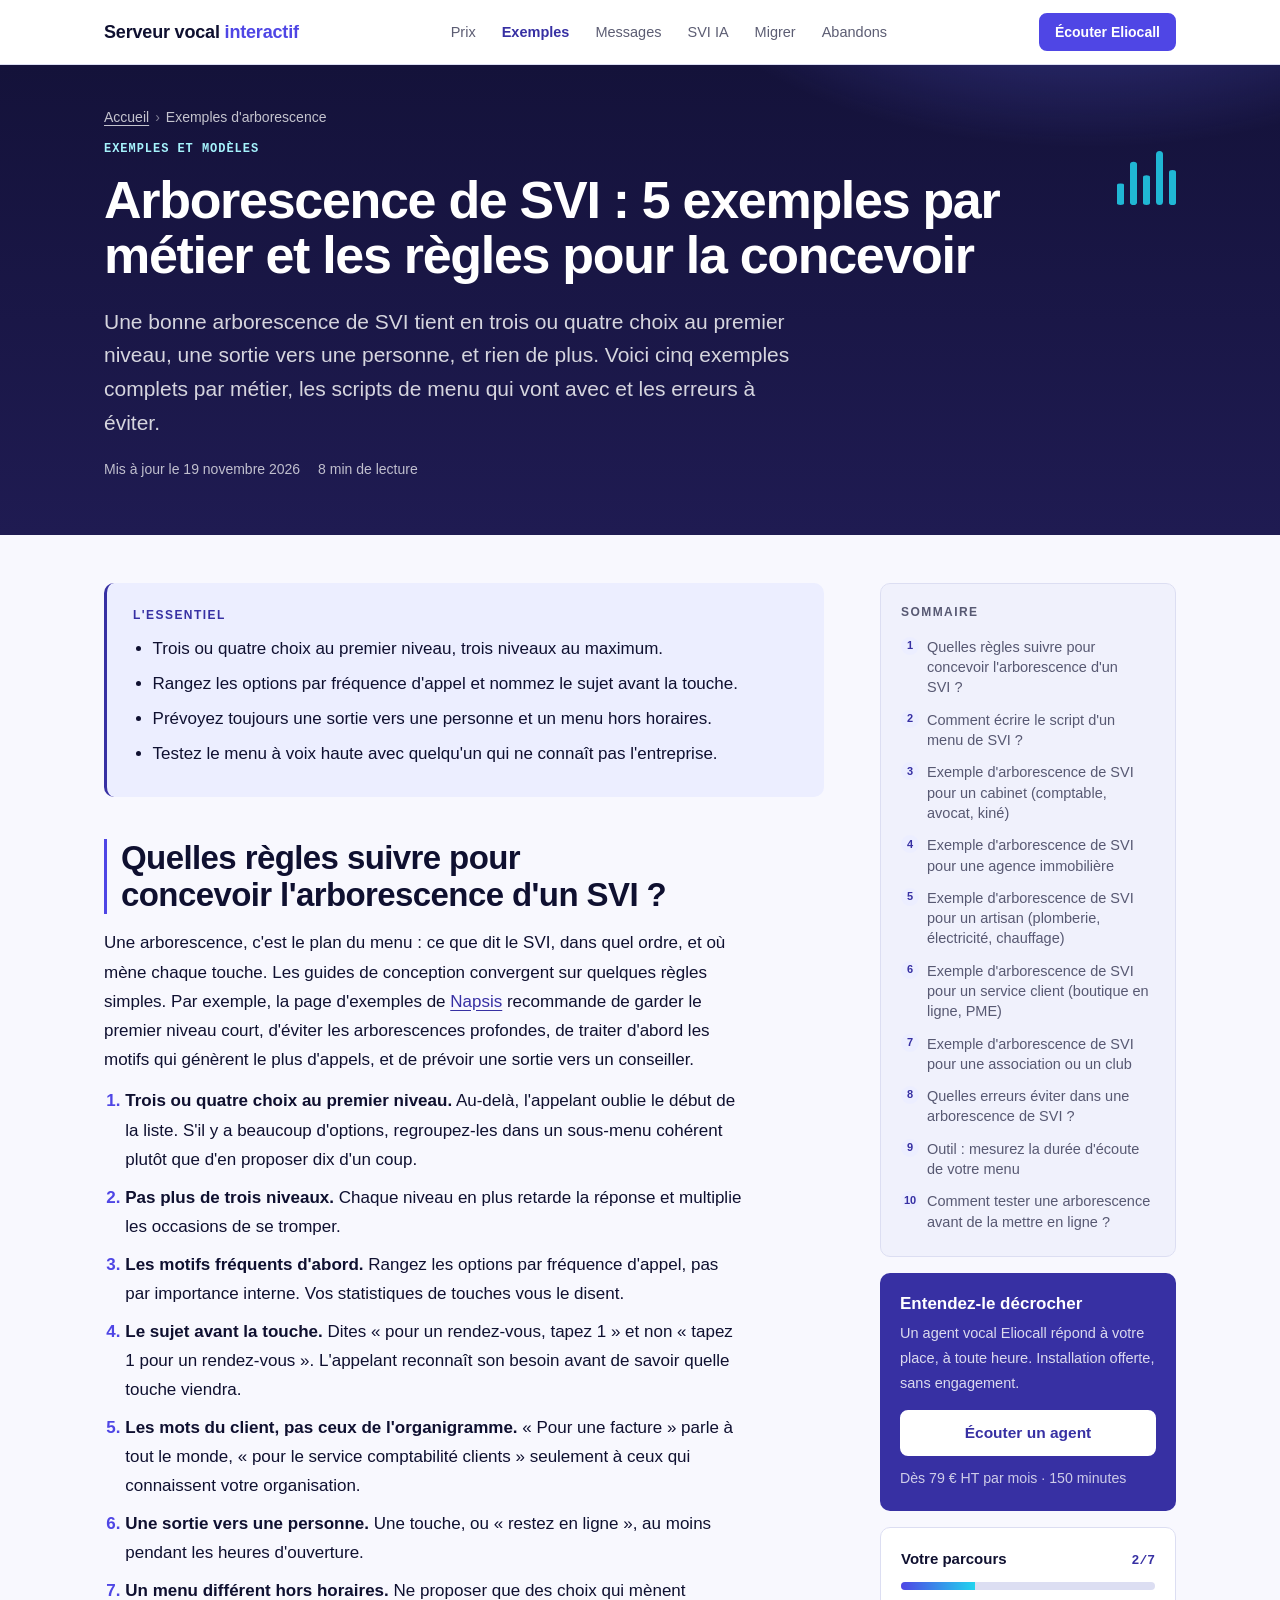
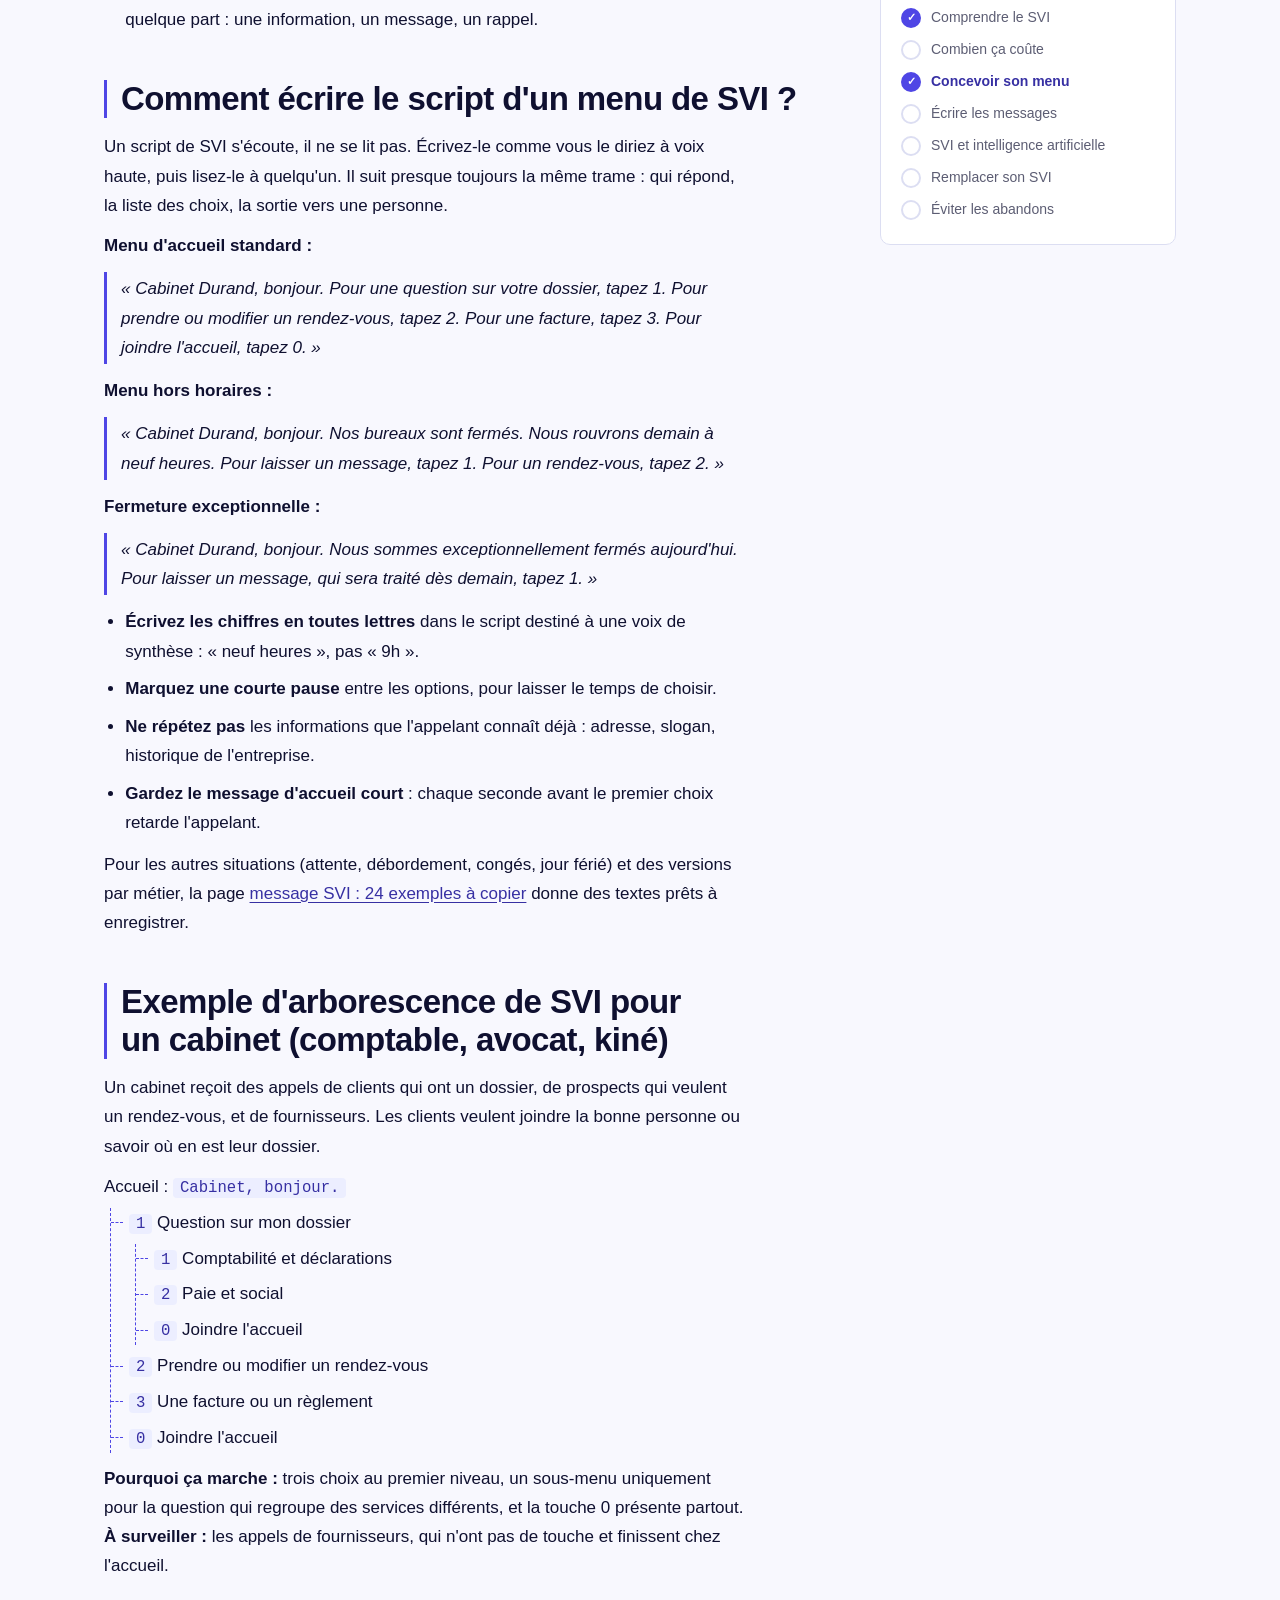
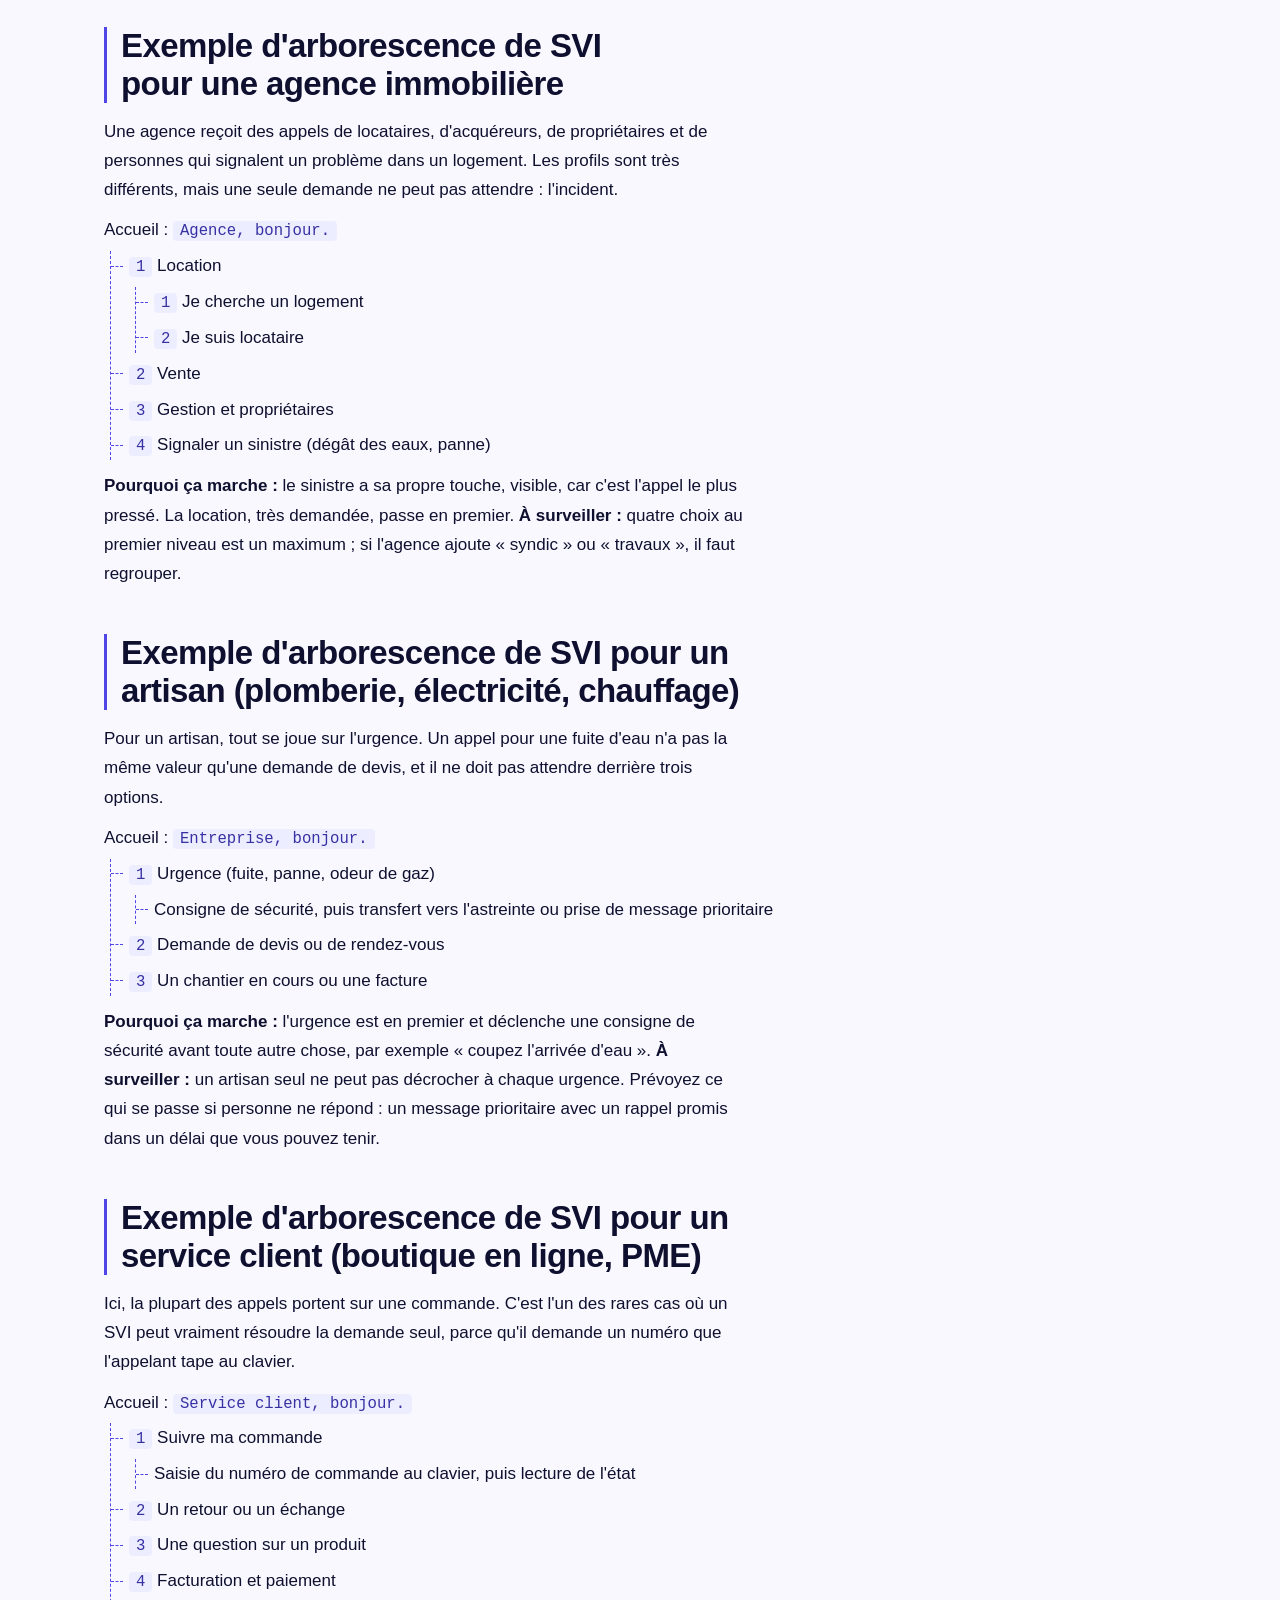
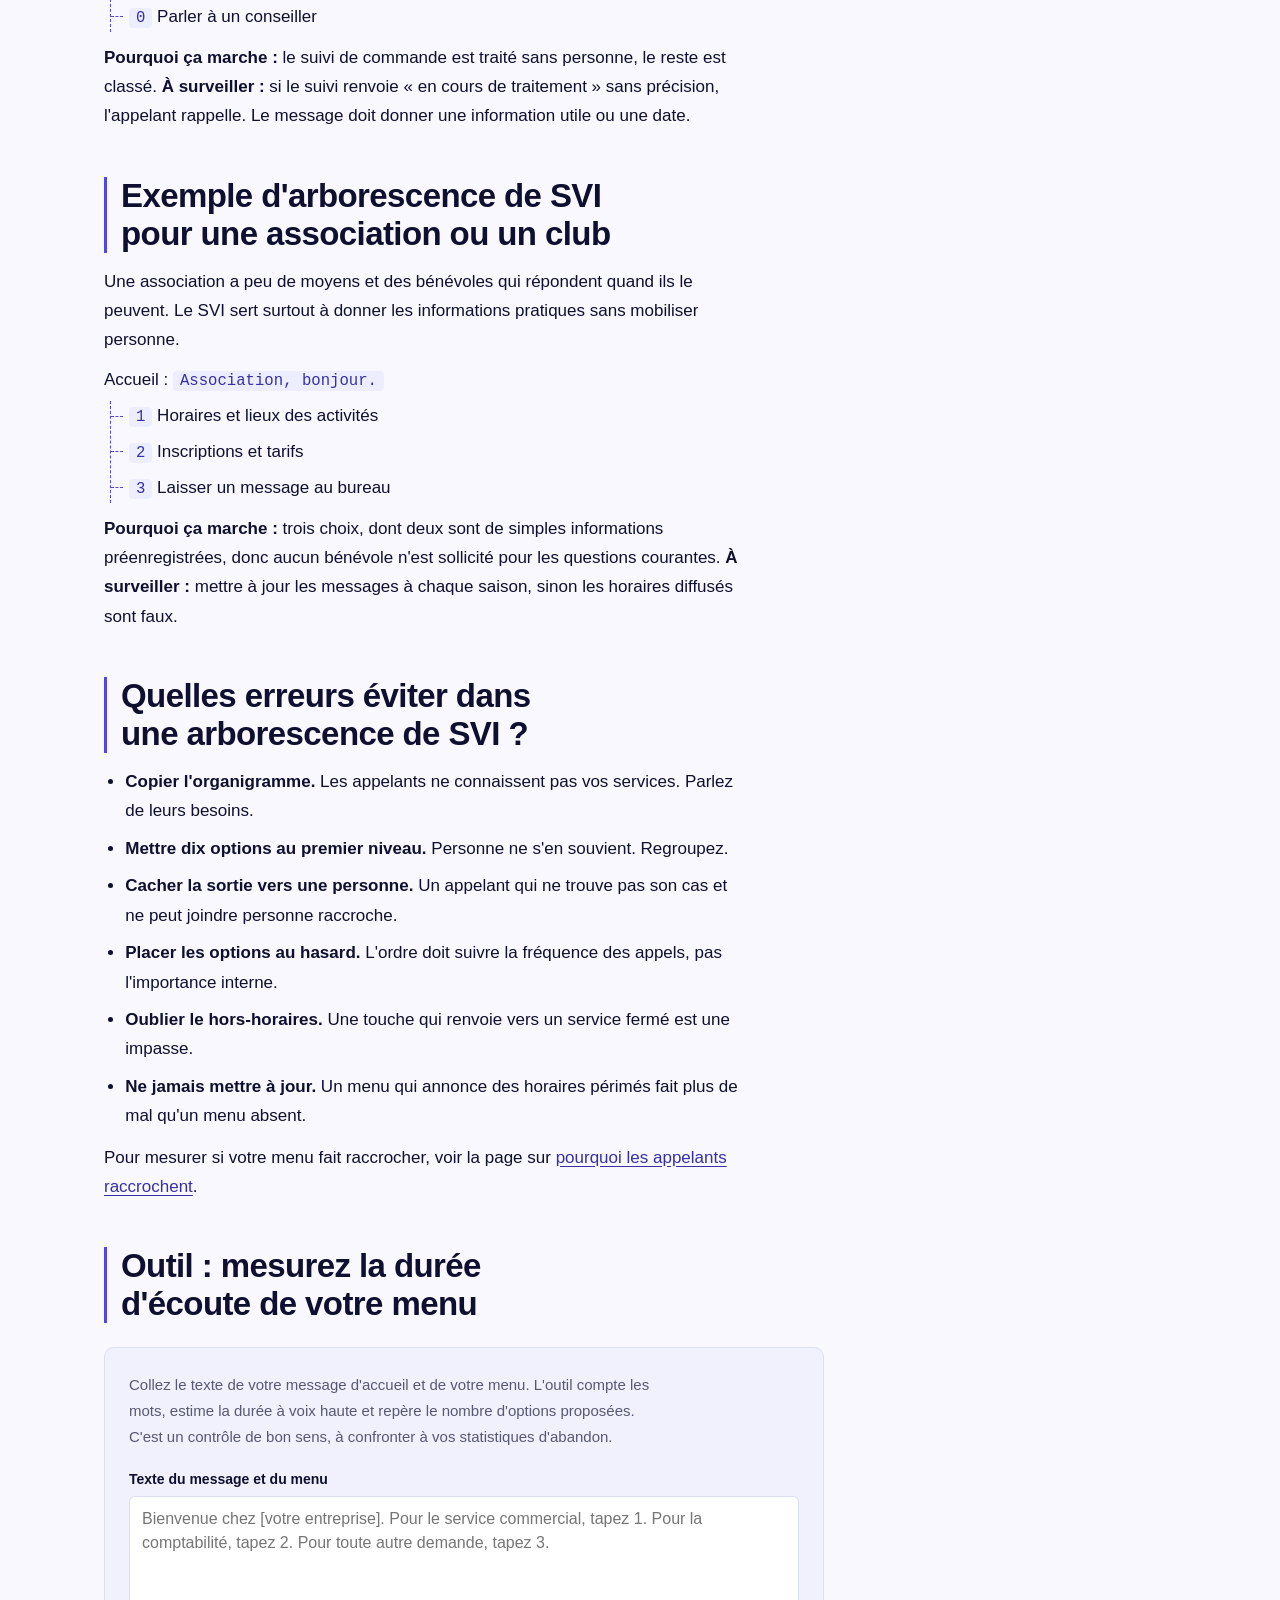
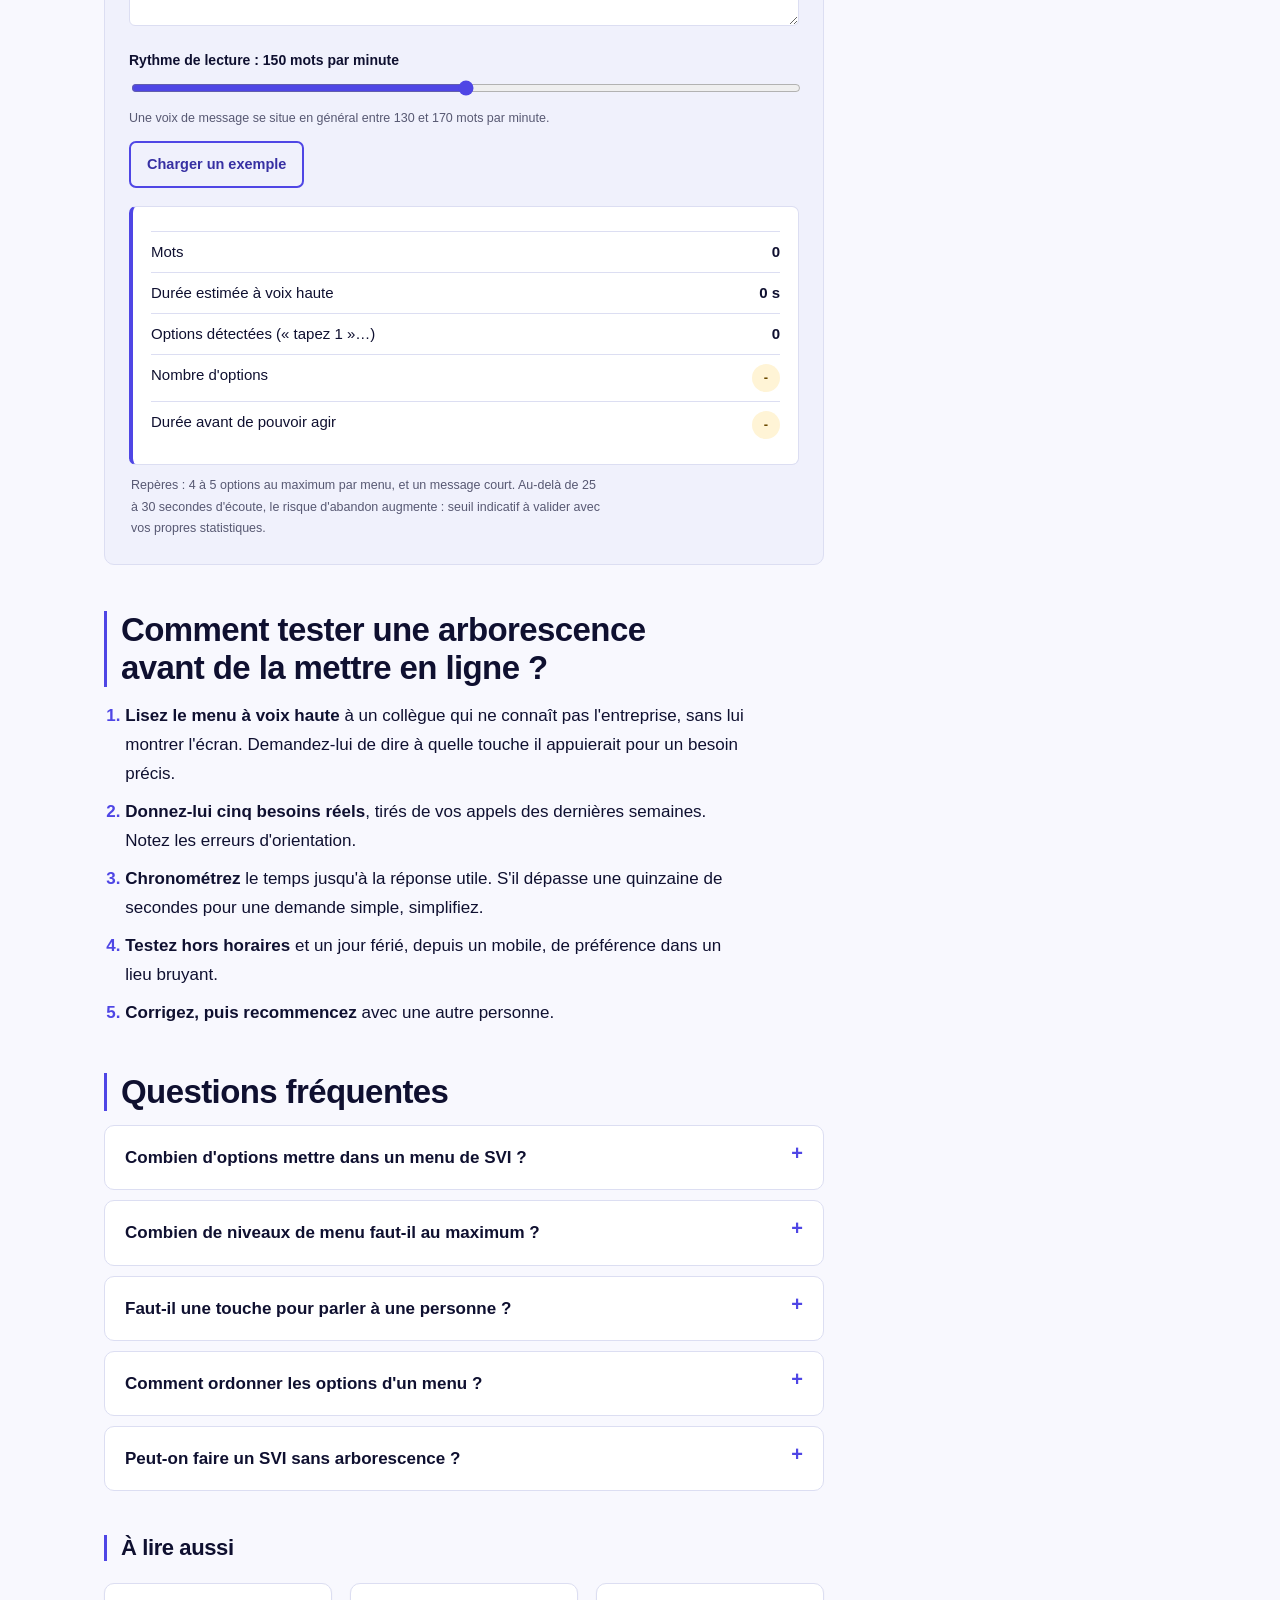
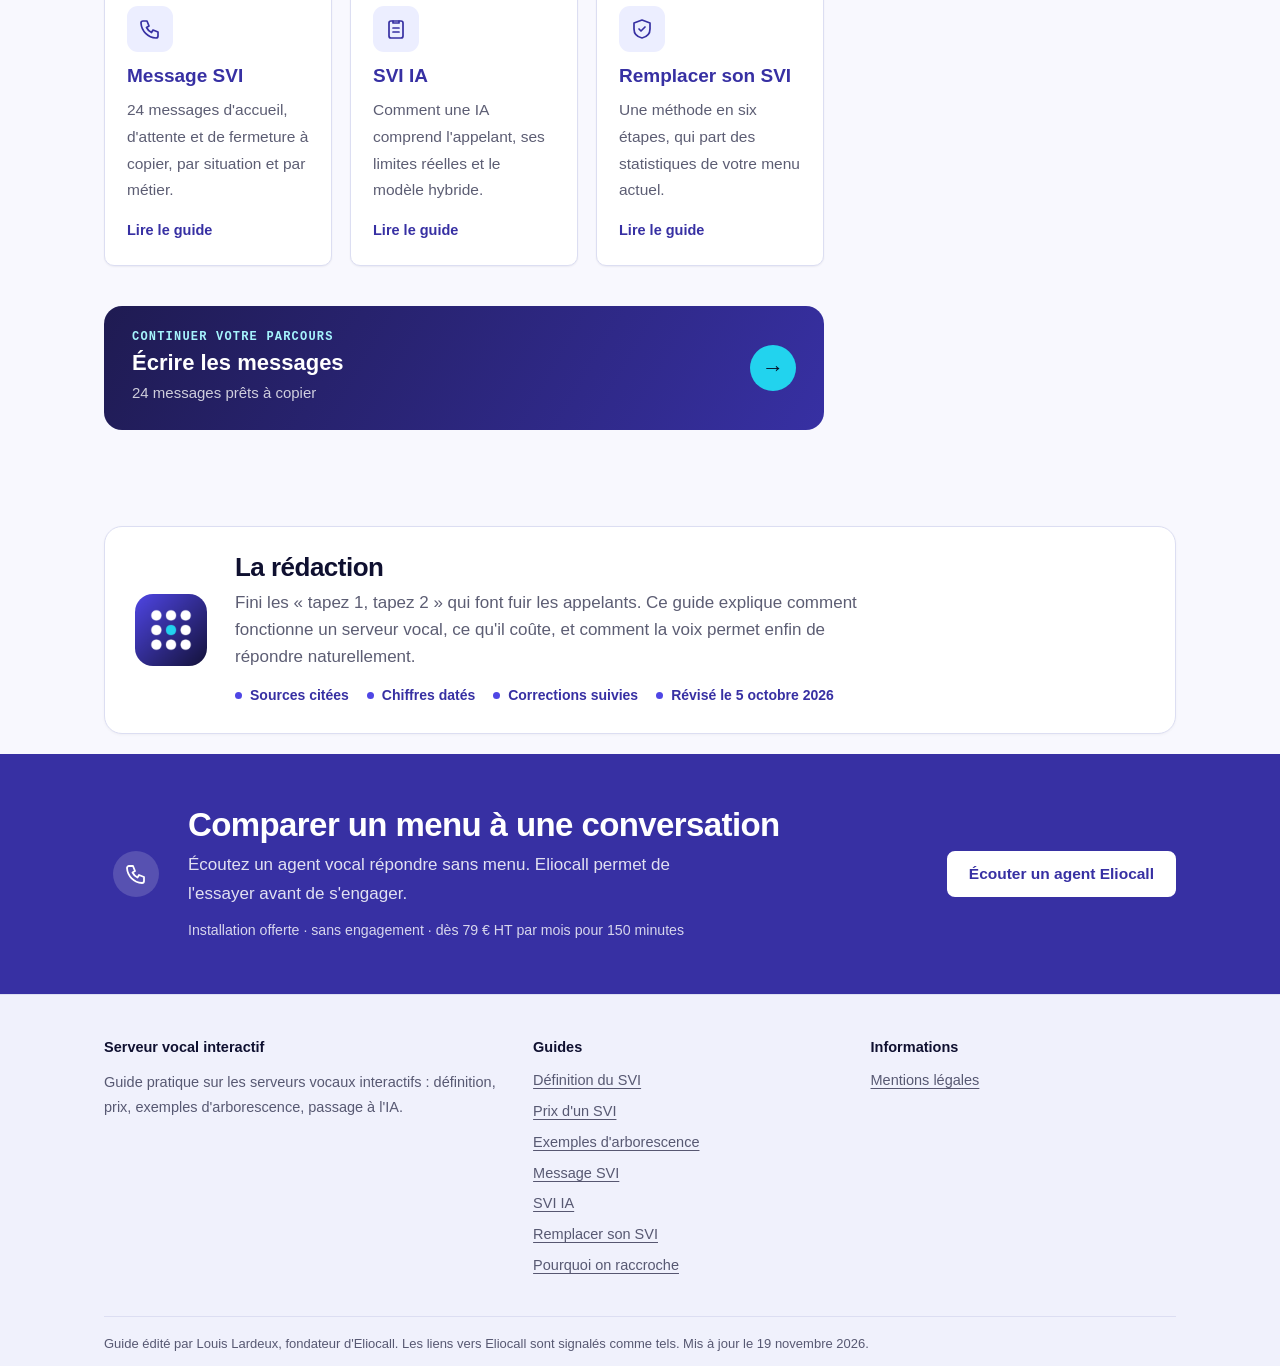
<file: arborescence-svi-exemples/index.html>
<!doctype html>
<html lang="fr">
<head>
<meta charset="utf-8">
<meta name="viewport" content="width=device-width, initial-scale=1">
<title>Arborescence de SVI : 5 exemples par métier à copier</title>
<meta name="description" content="Cinq exemples d&#x27;arborescence de SVI par métier : cabinet, agence, artisan, service client, association. Règles de conception et scripts de menu.">
<link rel="canonical" href="https://serveur-vocal-interactif.fr/arborescence-svi-exemples/">
<meta property="og:type" content="article">
<meta property="og:locale" content="fr_FR">
<meta property="og:site_name" content="Serveur vocal interactif">
<meta property="og:title" content="Arborescence de SVI : 5 exemples par métier à copier">
<meta property="og:description" content="Cinq exemples d&#x27;arborescence de SVI par métier : cabinet, agence, artisan, service client, association. Règles de conception et scripts de menu.">
<meta property="og:url" content="https://serveur-vocal-interactif.fr/arborescence-svi-exemples/">
<meta property="og:image" content="https://serveur-vocal-interactif.fr/og-image.png">
<meta property="og:image:width" content="1200">
<meta property="og:image:height" content="630">
<meta property="og:image:alt" content="Serveur vocal interactif">
<meta name="twitter:card" content="summary_large_image">
<meta name="twitter:image" content="https://serveur-vocal-interactif.fr/og-image.png">
<link rel="icon" href="/favicon.ico" sizes="48x48">
<link rel="icon" href="/favicon.svg" type="image/svg+xml">
<link rel="icon" href="/favicon-48.png" type="image/png" sizes="48x48">
<link rel="apple-touch-icon" href="/apple-touch-icon.png">
<meta name="theme-color" content="#4f46e5">

<meta http-equiv="Content-Security-Policy" content="default-src 'self'; script-src 'self' 'unsafe-inline'; style-src 'self' 'unsafe-inline'; img-src 'self' data:; base-uri 'self'; form-action 'none'">
<meta name="referrer" content="strict-origin-when-cross-origin">
<script type="application/ld+json">{"@context": "https://schema.org", "@graph": [{"@type": "BreadcrumbList", "itemListElement": [{"@type": "ListItem", "position": 1, "name": "Accueil", "item": "https://serveur-vocal-interactif.fr/"}, {"@type": "ListItem", "position": 2, "name": "Exemples d'arborescence", "item": "https://serveur-vocal-interactif.fr/arborescence-svi-exemples/"}]}, {"@type": "Article", "headline": "Arborescence de SVI : 5 exemples par métier et les règles pour la concevoir", "description": "Cinq exemples d'arborescence de SVI par métier : cabinet, agence, artisan, service client, association. Règles de conception et scripts de menu.", "inLanguage": "fr-FR", "datePublished": "2026-10-05", "dateModified": "2026-11-19", "mainEntityOfPage": "https://serveur-vocal-interactif.fr/arborescence-svi-exemples/", "author": {"@type": "Organization", "name": "Serveur vocal interactif", "url": "https://serveur-vocal-interactif.fr"}, "publisher": {"@type": "Organization", "name": "Serveur vocal interactif", "url": "https://serveur-vocal-interactif.fr"}}, {"@type": "FAQPage", "mainEntity": [{"@type": "Question", "name": "Combien d'options mettre dans un menu de SVI ?", "acceptedAnswer": {"@type": "Answer", "text": "Trois ou quatre au premier niveau, cinq au maximum. Si vous avez davantage de sujets, regroupez-les dans un sous-menu cohérent. Les guides de conception convergent sur ce point."}}, {"@type": "Question", "name": "Combien de niveaux de menu faut-il au maximum ?", "acceptedAnswer": {"@type": "Answer", "text": "Trois au plus, et deux si possible. Chaque niveau retarde la réponse et augmente le risque d'erreur."}}, {"@type": "Question", "name": "Faut-il une touche pour parler à une personne ?", "acceptedAnswer": {"@type": "Answer", "text": "Oui, au moins aux heures d'ouverture. La touche 0 est la plus répandue, ou l'attente en ligne. Sans cette sortie, les appelants dont le cas n'est pas prévu raccrochent."}}, {"@type": "Question", "name": "Comment ordonner les options d'un menu ?", "acceptedAnswer": {"@type": "Answer", "text": "Par fréquence d'appel : l'option la plus demandée en premier. Vos statistiques de touches ou, à défaut, vos derniers appels donnent l'ordre réel."}}, {"@type": "Question", "name": "Peut-on faire un SVI sans arborescence ?", "acceptedAnswer": {"@type": "Answer", "text": "Oui, avec un agent vocal conversationnel : l'appelant dit ce qu'il veut et l'IA comprend. Il faut alors des règles précises et des tests. Voir la page sur le SVI IA."}}]}]}</script>
<link rel="stylesheet" href="/style.css">
<script>(function(){var d=document.documentElement;if(window.matchMedia&&matchMedia("(prefers-reduced-motion: reduce)").matches)return;d.classList.add("s-js");setTimeout(function(){if(!window.__rvok)d.classList.add("s-show")},3500)})();</script>
</head>
<body>
<a class="s-skip" href="#contenu">Aller au contenu</a>
<div class="s-rdp" id="rdp" aria-hidden="true"><i></i></div>
<header class="s-top"><div class="s-wrap"><a class="s-brand" href="/">Serveur vocal <span>interactif</span></a><nav class="s-nav" aria-label="Navigation"><a href="/prix-serveur-vocal-interactif/">Prix</a><a href="/arborescence-svi-exemples/" class="s-cur">Exemples</a><a href="/message-svi-exemples/">Messages</a><a href="/svi-ia-agent-vocal/">SVI IA</a><a href="/remplacer-son-svi/">Migrer</a><a href="/pourquoi-les-appelants-raccrochent/">Abandons</a></nav><a class="s-btn s-small" href="https://eliocall.com/?utm_source=serveur-vocal-interactif&amp;utm_medium=guide&amp;utm_campaign=header" rel="nofollow sponsored noopener">Écouter Eliocall</a></div></header>
<main id="contenu">
<div class="s-page-head"><div class="s-wrap"><div class="s-eq" aria-hidden="true"><i></i><i></i><i></i><i></i><i></i></div><div class="s-crumbs"><a href="/">Accueil</a><i>›</i>Exemples d'arborescence</div><div class="s-kicker">Exemples et modèles</div><h1>Arborescence de SVI&nbsp;: 5 exemples par métier et les règles pour la concevoir</h1><p class="s-lead">Une bonne arborescence de SVI tient en trois ou quatre choix au premier niveau, une sortie vers une personne, et rien de plus. Voici cinq exemples complets par métier, les scripts de menu qui vont avec et les erreurs à éviter.</p><div class="s-meta"><span>Mis à jour le 19 novembre 2026</span><span>8 min de lecture</span></div></div></div>
<div class="s-wrap s-layout"><article class="s-doc"><div class="s-summary"><b>L'essentiel</b><ul><li>Trois ou quatre choix au premier niveau, trois niveaux au maximum.</li><li>Rangez les options par fréquence d'appel et nommez le sujet avant la touche.</li><li>Prévoyez toujours une sortie vers une personne et un menu hors horaires.</li><li>Testez le menu à voix haute avec quelqu'un qui ne connaît pas l'entreprise.</li></ul></div><section id="quelles-regles-suivre-pour-concevoir-l-arboresce" class="s-rv"><h2>Quelles règles suivre pour concevoir l'arborescence d'un SVI&nbsp;?</h2>
<p>Une arborescence, c'est le plan du menu&nbsp;: ce que dit le SVI, dans quel ordre, et où mène chaque touche. Les guides de conception convergent sur quelques règles simples. Par exemple, la page d'exemples de <a href="https://www.napsis.fr/actualite/serveur-vocal-interactif-exemple/" rel="noopener">Napsis</a> recommande de garder le premier niveau court, d'éviter les arborescences profondes, de traiter d'abord les motifs qui génèrent le plus d'appels, et de prévoir une sortie vers un conseiller.</p>
<ol class="s-rules">
 <li><strong>Trois ou quatre choix au premier niveau.</strong> Au-delà, l'appelant oublie le début de la liste. S'il y a beaucoup d'options, regroupez-les dans un sous-menu cohérent plutôt que d'en proposer dix d'un coup.</li>
 <li><strong>Pas plus de trois niveaux.</strong> Chaque niveau en plus retarde la réponse et multiplie les occasions de se tromper.</li>
 <li><strong>Les motifs fréquents d'abord.</strong> Rangez les options par fréquence d'appel, pas par importance interne. Vos statistiques de touches vous le disent.</li>
 <li><strong>Le sujet avant la touche.</strong> Dites «&nbsp;pour un rendez-vous, tapez 1&nbsp;» et non «&nbsp;tapez 1 pour un rendez-vous&nbsp;». L'appelant reconnaît son besoin avant de savoir quelle touche viendra.</li>
 <li><strong>Les mots du client, pas ceux de l'organigramme.</strong> «&nbsp;Pour une facture&nbsp;» parle à tout le monde, «&nbsp;pour le service comptabilité clients&nbsp;» seulement à ceux qui connaissent votre organisation.</li>
 <li><strong>Une sortie vers une personne.</strong> Une touche, ou «&nbsp;restez en ligne&nbsp;», au moins pendant les heures d'ouverture.</li>
 <li><strong>Un menu différent hors horaires.</strong> Ne proposer que des choix qui mènent quelque part&nbsp;: une information, un message, un rappel.</li>
</ol>
</section><section id="comment-ecrire-le-script-d-un-menu-de-svi" class="s-rv"><h2>Comment écrire le script d'un menu de SVI&nbsp;?</h2>
<p>Un script de SVI s'écoute, il ne se lit pas. Écrivez-le comme vous le diriez à voix haute, puis lisez-le à quelqu'un. Il suit presque toujours la même trame&nbsp;: qui répond, la liste des choix, la sortie vers une personne.</p>
<p><strong>Menu d'accueil standard&nbsp;:</strong></p>
<p class="s-say">«&nbsp;Cabinet Durand, bonjour. Pour une question sur votre dossier, tapez 1. Pour prendre ou modifier un rendez-vous, tapez 2. Pour une facture, tapez 3. Pour joindre l'accueil, tapez 0.&nbsp;»</p>
<p><strong>Menu hors horaires&nbsp;:</strong></p>
<p class="s-say">«&nbsp;Cabinet Durand, bonjour. Nos bureaux sont fermés. Nous rouvrons demain à neuf heures. Pour laisser un message, tapez 1. Pour un rendez-vous, tapez 2.&nbsp;»</p>
<p><strong>Fermeture exceptionnelle&nbsp;:</strong></p>
<p class="s-say">«&nbsp;Cabinet Durand, bonjour. Nous sommes exceptionnellement fermés aujourd'hui. Pour laisser un message, qui sera traité dès demain, tapez 1.&nbsp;»</p>
<ul class="s-clean">
 <li><strong>Écrivez les chiffres en toutes lettres</strong> dans le script destiné à une voix de synthèse&nbsp;: «&nbsp;neuf heures&nbsp;», pas «&nbsp;9h&nbsp;».</li>
 <li><strong>Marquez une courte pause</strong> entre les options, pour laisser le temps de choisir.</li>
 <li><strong>Ne répétez pas</strong> les informations que l'appelant connaît déjà&nbsp;: adresse, slogan, historique de l'entreprise.</li>
 <li><strong>Gardez le message d'accueil court</strong>&nbsp;: chaque seconde avant le premier choix retarde l'appelant.</li>
</ul>
<p>Pour les autres situations (attente, débordement, congés, jour férié) et des versions par métier, la page <a href="/message-svi-exemples/">message SVI&nbsp;: 24 exemples à copier</a> donne des textes prêts à enregistrer.</p>
</section><section id="exemple-d-arborescence-de-svi-pour-un-cabinet-co" class="s-rv"><h2>Exemple d'arborescence de SVI pour un cabinet (comptable, avocat, kiné)</h2>
<p>Un cabinet reçoit des appels de clients qui ont un dossier, de prospects qui veulent un rendez-vous, et de fournisseurs. Les clients veulent joindre la bonne personne ou savoir où en est leur dossier.</p>
<div class="s-tree"><ul>
 <li>Accueil&nbsp;: <code>Cabinet, bonjour.</code>
  <ul>
   <li><code>1</code> Question sur mon dossier
    <ul><li><code>1</code> Comptabilité et déclarations</li><li><code>2</code> Paie et social</li><li><code>0</code> Joindre l'accueil</li></ul></li>
   <li><code>2</code> Prendre ou modifier un rendez-vous</li>
   <li><code>3</code> Une facture ou un règlement</li>
   <li><code>0</code> Joindre l'accueil</li>
  </ul></li>
</ul></div>
<p><strong>Pourquoi ça marche&nbsp;:</strong> trois choix au premier niveau, un sous-menu uniquement pour la question qui regroupe des services différents, et la touche 0 présente partout. <strong>À surveiller&nbsp;:</strong> les appels de fournisseurs, qui n'ont pas de touche et finissent chez l'accueil.</p>
</section><section id="exemple-d-arborescence-de-svi-pour-une-agence-im" class="s-rv"><h2>Exemple d'arborescence de SVI pour une agence immobilière</h2>
<p>Une agence reçoit des appels de locataires, d'acquéreurs, de propriétaires et de personnes qui signalent un problème dans un logement. Les profils sont très différents, mais une seule demande ne peut pas attendre&nbsp;: l'incident.</p>
<div class="s-tree"><ul>
 <li>Accueil&nbsp;: <code>Agence, bonjour.</code>
  <ul>
   <li><code>1</code> Location
    <ul><li><code>1</code> Je cherche un logement</li><li><code>2</code> Je suis locataire</li></ul></li>
   <li><code>2</code> Vente</li>
   <li><code>3</code> Gestion et propriétaires</li>
   <li><code>4</code> Signaler un sinistre (dégât des eaux, panne)</li>
  </ul></li>
</ul></div>
<p><strong>Pourquoi ça marche&nbsp;:</strong> le sinistre a sa propre touche, visible, car c'est l'appel le plus pressé. La location, très demandée, passe en premier. <strong>À surveiller&nbsp;:</strong> quatre choix au premier niveau est un maximum&nbsp;; si l'agence ajoute «&nbsp;syndic&nbsp;» ou «&nbsp;travaux&nbsp;», il faut regrouper.</p>
</section><section id="exemple-d-arborescence-de-svi-pour-un-artisan-pl" class="s-rv"><h2>Exemple d'arborescence de SVI pour un artisan (plomberie, électricité, chauffage)</h2>
<p>Pour un artisan, tout se joue sur l'urgence. Un appel pour une fuite d'eau n'a pas la même valeur qu'une demande de devis, et il ne doit pas attendre derrière trois options.</p>
<div class="s-tree"><ul>
 <li>Accueil&nbsp;: <code>Entreprise, bonjour.</code>
  <ul>
   <li><code>1</code> Urgence (fuite, panne, odeur de gaz)
    <ul><li>Consigne de sécurité, puis transfert vers l'astreinte ou prise de message prioritaire</li></ul></li>
   <li><code>2</code> Demande de devis ou de rendez-vous</li>
   <li><code>3</code> Un chantier en cours ou une facture</li>
  </ul></li>
</ul></div>
<p><strong>Pourquoi ça marche&nbsp;:</strong> l'urgence est en premier et déclenche une consigne de sécurité avant toute autre chose, par exemple «&nbsp;coupez l'arrivée d'eau&nbsp;». <strong>À surveiller&nbsp;:</strong> un artisan seul ne peut pas décrocher à chaque urgence. Prévoyez ce qui se passe si personne ne répond&nbsp;: un message prioritaire avec un rappel promis dans un délai que vous pouvez tenir.</p>
</section><section id="exemple-d-arborescence-de-svi-pour-un-service-cl" class="s-rv"><h2>Exemple d'arborescence de SVI pour un service client (boutique en ligne, PME)</h2>
<p>Ici, la plupart des appels portent sur une commande. C'est l'un des rares cas où un SVI peut vraiment résoudre la demande seul, parce qu'il demande un numéro que l'appelant tape au clavier.</p>
<div class="s-tree"><ul>
 <li>Accueil&nbsp;: <code>Service client, bonjour.</code>
  <ul>
   <li><code>1</code> Suivre ma commande
    <ul><li>Saisie du numéro de commande au clavier, puis lecture de l'état</li></ul></li>
   <li><code>2</code> Un retour ou un échange</li>
   <li><code>3</code> Une question sur un produit</li>
   <li><code>4</code> Facturation et paiement</li>
   <li><code>0</code> Parler à un conseiller</li>
  </ul></li>
</ul></div>
<p><strong>Pourquoi ça marche&nbsp;:</strong> le suivi de commande est traité sans personne, le reste est classé. <strong>À surveiller&nbsp;:</strong> si le suivi renvoie «&nbsp;en cours de traitement&nbsp;» sans précision, l'appelant rappelle. Le message doit donner une information utile ou une date.</p>
</section><section id="exemple-d-arborescence-de-svi-pour-une-associati" class="s-rv"><h2>Exemple d'arborescence de SVI pour une association ou un club</h2>
<p>Une association a peu de moyens et des bénévoles qui répondent quand ils le peuvent. Le SVI sert surtout à donner les informations pratiques sans mobiliser personne.</p>
<div class="s-tree"><ul>
 <li>Accueil&nbsp;: <code>Association, bonjour.</code>
  <ul>
   <li><code>1</code> Horaires et lieux des activités</li>
   <li><code>2</code> Inscriptions et tarifs</li>
   <li><code>3</code> Laisser un message au bureau</li>
  </ul></li>
</ul></div>
<p><strong>Pourquoi ça marche&nbsp;:</strong> trois choix, dont deux sont de simples informations préenregistrées, donc aucun bénévole n'est sollicité pour les questions courantes. <strong>À surveiller&nbsp;:</strong> mettre à jour les messages à chaque saison, sinon les horaires diffusés sont faux.</p>
</section><section id="quelles-erreurs-eviter-dans-une-arborescence-de-" class="s-rv"><h2>Quelles erreurs éviter dans une arborescence de SVI&nbsp;?</h2>
<ul class="s-clean">
 <li><strong>Copier l'organigramme.</strong> Les appelants ne connaissent pas vos services. Parlez de leurs besoins.</li>
 <li><strong>Mettre dix options au premier niveau.</strong> Personne ne s'en souvient. Regroupez.</li>
 <li><strong>Cacher la sortie vers une personne.</strong> Un appelant qui ne trouve pas son cas et ne peut joindre personne raccroche.</li>
 <li><strong>Placer les options au hasard.</strong> L'ordre doit suivre la fréquence des appels, pas l'importance interne.</li>
 <li><strong>Oublier le hors-horaires.</strong> Une touche qui renvoie vers un service fermé est une impasse.</li>
 <li><strong>Ne jamais mettre à jour.</strong> Un menu qui annonce des horaires périmés fait plus de mal qu'un menu absent.</li>
</ul>
<p>Pour mesurer si votre menu fait raccrocher, voir la page sur <a href="/pourquoi-les-appelants-raccrochent/">pourquoi les appelants raccrochent</a>.</p>
</section><section id="mesurer-duree-menu" class="s-rv"><h2>Outil&nbsp;: mesurez la durée d'écoute de votre menu</h2><div class="s-tool" id="tl-svi-menu"><p class="s-tl">Collez le texte de votre message d'accueil et de votre menu. L'outil compte les mots, estime la durée à voix haute et repère le nombre d'options proposées. C'est un contrôle de bon sens, à confronter à vos statistiques d'abandon.</p><div class="s-field"><label for="tl-menu-txt">Texte du message et du menu</label><textarea id="tl-menu-txt" placeholder="Bienvenue chez [votre entreprise]. Pour le service commercial, tapez 1. Pour la comptabilité, tapez 2. Pour toute autre demande, tapez 3."></textarea></div>
<div class="s-field" style="margin-top:12px"><label for="tl-menu-rate">Rythme de lecture&nbsp;: <span id="tl-menu-ratev">150</span> mots par minute</label><input id="tl-menu-rate" type="range" min="120" max="180" step="5" value="150"><small>Une voix de message se situe en général entre 130 et 170 mots par minute.</small></div>
<div class="s-tbtns"><button type="button" id="tl-menu-ex" class="s-ghost">Charger un exemple</button></div>
<div class="s-res" aria-live="polite">
<div class="s-row"><span>Mots</span><b id="tl-menu-w">0</b></div>
<div class="s-row"><span>Durée estimée à voix haute</span><b id="tl-menu-d">0 s</b></div>
<div class="s-row"><span>Options détectées («&nbsp;tapez 1&nbsp;»…)</span><b id="tl-menu-o">0</b></div>
<div class="s-row"><span>Nombre d'options</span><b><span class="s-verdict" id="tl-menu-vo" data-v="ok">-</span></b></div>
<div class="s-row"><span>Durée avant de pouvoir agir</span><b><span class="s-verdict" id="tl-menu-vd" data-v="ok">-</span></b></div>
</div>
<p class="s-note">Repères&nbsp;: 4 à 5 options au maximum par menu, et un message court. Au-delà de 25 à 30 secondes d'écoute, le risque d'abandon augmente&nbsp;: seuil indicatif à valider avec vos propres statistiques.</p><noscript><p class="s-note">Cet outil demande JavaScript.</p></noscript></div><script>(function(){var $=function(i){return document.getElementById(i)};
var EX="Bienvenue chez Dupont et Associés. Nos bureaux sont ouverts du lundi au vendredi, de neuf heures à dix-huit heures. Pour le service commercial, tapez 1. Pour la comptabilité, tapez 2. Pour les ressources humaines, tapez 3. Pour joindre le support technique, tapez 4. Pour le service juridique, tapez 5. Pour toute autre demande, tapez 6.";
function run(){var t=$("tl-menu-txt").value,r=parseInt($("tl-menu-rate").value,10)||150;$("tl-menu-ratev").textContent=r;
var w=(t.trim().match(/\S+/g)||[]).length,sec=w/(r/60);
var re=/(?:tapez|appuyez(?:\s+sur)?|composez)\s+(?:la\s+touche\s+)?(?:le\s+)?(\d+|zéro|étoile|dièse)/gi,m,seen={};while((m=re.exec(t))!==null){seen[m[1].toLowerCase()]=1}
var o=Object.keys(seen).length;
$("tl-menu-w").textContent=w;$("tl-menu-d").textContent=w?Math.round(sec)+" s":"0 s";$("tl-menu-o").textContent=o;
var vo=$("tl-menu-vo"),vd=$("tl-menu-vd");
if(!w){vo.textContent="-";vo.dataset.v="mid";vd.textContent="-";vd.dataset.v="mid";return}
if(o===0){vo.textContent="Aucune option repérée";vo.dataset.v="mid"}else if(o<=4){vo.textContent="Bien (4 maximum)";vo.dataset.v="ok"}else if(o===5){vo.textContent="Limite haute";vo.dataset.v="mid"}else{vo.textContent="Trop d'options";vo.dataset.v="bad"}
if(sec<=20){vd.textContent="Court";vd.dataset.v="ok"}else if(sec<=30){vd.textContent="À surveiller";vd.dataset.v="mid"}else{vd.textContent="Trop long";vd.dataset.v="bad"}}
$("tl-menu-txt").addEventListener("input",run);$("tl-menu-rate").addEventListener("input",run);
$("tl-menu-ex").addEventListener("click",function(){$("tl-menu-txt").value=EX;run()});run();})();</script></section><section id="comment-tester-une-arborescence-avant-de-la-mett" class="s-rv"><h2>Comment tester une arborescence avant de la mettre en ligne&nbsp;?</h2>
<ol class="s-rules">
 <li><strong>Lisez le menu à voix haute</strong> à un collègue qui ne connaît pas l'entreprise, sans lui montrer l'écran. Demandez-lui de dire à quelle touche il appuierait pour un besoin précis.</li>
 <li><strong>Donnez-lui cinq besoins réels</strong>, tirés de vos appels des dernières semaines. Notez les erreurs d'orientation.</li>
 <li><strong>Chronométrez</strong> le temps jusqu'à la réponse utile. S'il dépasse une quinzaine de secondes pour une demande simple, simplifiez.</li>
 <li><strong>Testez hors horaires</strong> et un jour férié, depuis un mobile, de préférence dans un lieu bruyant.</li>
 <li><strong>Corrigez, puis recommencez</strong> avec une autre personne.</li>
</ol>
</section><section id="questions" class="s-rv"><h2>Questions fréquentes</h2><details><summary>Combien d'options mettre dans un menu de SVI&nbsp;?</summary><p>Trois ou quatre au premier niveau, cinq au maximum. Si vous avez davantage de sujets, regroupez-les dans un sous-menu cohérent. Les guides de conception convergent sur ce point.</p></details><details><summary>Combien de niveaux de menu faut-il au maximum&nbsp;?</summary><p>Trois au plus, et deux si possible. Chaque niveau retarde la réponse et augmente le risque d'erreur.</p></details><details><summary>Faut-il une touche pour parler à une personne&nbsp;?</summary><p>Oui, au moins aux heures d'ouverture. La touche 0 est la plus répandue, ou l'attente en ligne. Sans cette sortie, les appelants dont le cas n'est pas prévu raccrochent.</p></details><details><summary>Comment ordonner les options d'un menu&nbsp;?</summary><p>Par fréquence d'appel&nbsp;: l'option la plus demandée en premier. Vos statistiques de touches ou, à défaut, vos derniers appels donnent l'ordre réel.</p></details><details><summary>Peut-on faire un SVI sans arborescence&nbsp;?</summary><p>Oui, avec un agent vocal conversationnel&nbsp;: l'appelant dit ce qu'il veut et l'IA comprend. Il faut alors des règles précises et des tests. Voir la page sur le SVI IA.</p></details></section><div class="s-related"><h2>À lire aussi</h2><div class="s-cards s-cols3"><a class="s-card" href="/message-svi-exemples/"><span class="s-ico" aria-hidden="true"><svg viewBox="0 0 24 24" width="24" height="24" fill="none" stroke="currentColor" stroke-width="1.7" stroke-linecap="round" stroke-linejoin="round"><path d="M5 4h4l2 5-2.5 1.5a11 11 0 0 0 5 5L15 13l5 2v4a2 2 0 0 1-2 2A16 16 0 0 1 3 6a2 2 0 0 1 2-2z"/></svg></span><h3>Message SVI</h3><p>24 messages d'accueil, d'attente et de fermeture à copier, par situation et par métier.</p><span class="s-more">Lire le guide</span></a><a class="s-card" href="/svi-ia-agent-vocal/"><span class="s-ico" aria-hidden="true"><svg viewBox="0 0 24 24" width="24" height="24" fill="none" stroke="currentColor" stroke-width="1.7" stroke-linecap="round" stroke-linejoin="round"><rect x="5" y="4" width="14" height="17" rx="2"/><path d="M9 4v2h6V4M9 11h6M9 15h6"/></svg></span><h3>SVI IA</h3><p>Comment une IA comprend l'appelant, ses limites réelles et le modèle hybride.</p><span class="s-more">Lire le guide</span></a><a class="s-card" href="/remplacer-son-svi/"><span class="s-ico" aria-hidden="true"><svg viewBox="0 0 24 24" width="24" height="24" fill="none" stroke="currentColor" stroke-width="1.7" stroke-linecap="round" stroke-linejoin="round"><path d="M12 3l8 3v6c0 5-3.5 8-8 9-4.5-1-8-4-8-9V6z"/><path d="M9 12l2 2 4-4"/></svg></span><h3>Remplacer son SVI</h3><p>Une méthode en six étapes, qui part des statistiques de votre menu actuel.</p><span class="s-more">Lire le guide</span></a></div></div><div id="nx-box" hidden></div></article><aside class="s-side"><nav class="s-toc" aria-label="Sommaire"><b>Sommaire</b><ol><li><a href="#quelles-regles-suivre-pour-concevoir-l-arboresce">Quelles règles suivre pour concevoir l'arborescence d'un SVI&nbsp;?</a></li><li><a href="#comment-ecrire-le-script-d-un-menu-de-svi">Comment écrire le script d'un menu de SVI&nbsp;?</a></li><li><a href="#exemple-d-arborescence-de-svi-pour-un-cabinet-co">Exemple d'arborescence de SVI pour un cabinet (comptable, avocat, kiné)</a></li><li><a href="#exemple-d-arborescence-de-svi-pour-une-agence-im">Exemple d'arborescence de SVI pour une agence immobilière</a></li><li><a href="#exemple-d-arborescence-de-svi-pour-un-artisan-pl">Exemple d'arborescence de SVI pour un artisan (plomberie, électricité, chauffage)</a></li><li><a href="#exemple-d-arborescence-de-svi-pour-un-service-cl">Exemple d'arborescence de SVI pour un service client (boutique en ligne, PME)</a></li><li><a href="#exemple-d-arborescence-de-svi-pour-une-associati">Exemple d'arborescence de SVI pour une association ou un club</a></li><li><a href="#quelles-erreurs-eviter-dans-une-arborescence-de-">Quelles erreurs éviter dans une arborescence de SVI&nbsp;?</a></li><li><a href="#mesurer-duree-menu">Outil&nbsp;: mesurez la durée d'écoute de votre menu</a></li><li><a href="#comment-tester-une-arborescence-avant-de-la-mett">Comment tester une arborescence avant de la mettre en ligne&nbsp;?</a></li></ol></nav><div class="s-sidecta"><b>Entendez-le décrocher</b><p>Un agent vocal Eliocall répond à votre place, à toute heure. Installation offerte, sans engagement.</p><a class="s-btn" href="https://eliocall.com/?utm_source=serveur-vocal-interactif&utm_medium=guide&utm_campaign=ecouter#hero-form" rel="nofollow sponsored noopener">Écouter un agent</a><small style="display:block;margin-top:10px;opacity:.75">Dès 79 € HT par mois · 150 minutes</small></div><div id="jr-box" hidden></div></aside></div>
<section class="s-rdn" id="redaction"><div class="s-wrap"><div class="s-rdc"><img class="s-rdm" src="/icon-192.png" alt="Logo de la rédaction" width="72" height="72" loading="lazy" decoding="async"><div><h2>La rédaction</h2><p>Fini les «&nbsp;tapez 1, tapez 2&nbsp;» qui font fuir les appelants. Ce guide explique comment fonctionne un serveur vocal, ce qu'il coûte, et comment la voix permet enfin de répondre naturellement.</p><ul><li>Sources citées</li><li>Chiffres datés</li><li>Corrections suivies</li><li>Révisé le 5 octobre 2026</li></ul></div></div></div></section>
<div class="s-band"><div class="s-wrap"><div><div class="s-rg" aria-hidden="true"><span></span><span></span><span></span><b><svg viewBox="0 0 24 24" width="24" height="24" fill="none" stroke="#fff" stroke-width="1.8" stroke-linecap="round" stroke-linejoin="round"><path d="M5 4h4l2 5-2.5 1.5a11 11 0 0 0 5 5L15 13l5 2v4a2 2 0 0 1-2 2A16 16 0 0 1 3 6a2 2 0 0 1 2-2z"/></svg></b></div><div><h2>Comparer un menu à une conversation</h2><p>Écoutez un agent vocal répondre sans menu. Eliocall permet de l'essayer avant de s'engager.</p><small style="display:block;margin-top:10px;opacity:.8">Installation offerte · sans engagement · dès 79 € HT par mois pour 150 minutes</small></div></div><a class="s-btn" href="https://eliocall.com/?utm_source=serveur-vocal-interactif&amp;utm_medium=guide&amp;utm_campaign=svi-exemples" rel="nofollow sponsored noopener">Écouter un agent Eliocall</a></div></div>
</main>
<footer class="s-foot"><div class="s-wrap"><div><b>Serveur vocal <span>interactif</span></b><p>Guide pratique sur les serveurs vocaux interactifs&nbsp;: définition, prix, exemples d'arborescence, passage à l'IA.</p></div><div><b>Guides</b><ul><li><a href="/">Définition du SVI</a></li><li><a href="/prix-serveur-vocal-interactif/">Prix d'un SVI</a></li><li><a href="/arborescence-svi-exemples/">Exemples d'arborescence</a></li><li><a href="/message-svi-exemples/">Message SVI</a></li><li><a href="/svi-ia-agent-vocal/">SVI IA</a></li><li><a href="/remplacer-son-svi/">Remplacer son SVI</a></li><li><a href="/pourquoi-les-appelants-raccrochent/">Pourquoi on raccroche</a></li></ul></div><div><b>Informations</b><ul><li><a href="/mentions-legales/">Mentions légales</a></li></ul></div><div class="s-small">Guide édité par Louis Lardeux, fondateur d'Eliocall. Les liens vers Eliocall sont signalés comme tels. Mis à jour le 19 novembre 2026.</div></div></footer>
<script>(function(){var P="s-",d=document;if(window.matchMedia&&matchMedia("(prefers-reduced-motion: reduce)").matches)return;window.__rvok=1;
var rd=d.getElementById("rdp"),bar=rd&&rd.firstElementChild,top=d.querySelector("."+P+"top"),tk=false;
function onS(){tk=false;var h=d.documentElement,max=h.scrollHeight-h.clientHeight,y=window.pageYOffset||h.scrollTop;if(bar&&max>0)bar.style.transform="scaleX("+Math.min(1,y/max)+")";if(top){if(y>8)top.classList.add(P+"sc");else top.classList.remove(P+"sc")}}
window.addEventListener("scroll",function(){if(!tk){tk=true;requestAnimationFrame(onS)}},{passive:true});onS();
var ap=[].slice.call(d.querySelectorAll("[data-ap]"));if("IntersectionObserver" in window){var ao=new IntersectionObserver(function(es){es.forEach(function(e){if(e.isIntersecting)e.target.removeAttribute("data-off");else e.target.setAttribute("data-off","1")})},{rootMargin:"80px"});ap.forEach(function(el){ao.observe(el)})}
var rv=[].slice.call(d.querySelectorAll("."+P+"rv"));
if("IntersectionObserver" in window){var io=new IntersectionObserver(function(es){es.forEach(function(e){if(e.isIntersecting){e.target.classList.add(P+"in");io.unobserve(e.target)}})},{threshold:.06,rootMargin:"0px 0px -5% 0px"});rv.forEach(function(el){io.observe(el)})}else{rv.forEach(function(el){el.classList.add(P+"in")})}
var links=[].slice.call(d.querySelectorAll("."+P+"toc a")),map={};links.forEach(function(a){map[a.getAttribute("href").slice(1)]=a});
if("IntersectionObserver" in window&&links.length){var so=new IntersectionObserver(function(es){es.forEach(function(e){if(e.isIntersecting){links.forEach(function(a){a.classList.remove(P+"act")});var a=map[e.target.id];if(a)a.classList.add(P+"act")}})},{rootMargin:"-18% 0px -70% 0px"});[].slice.call(d.querySelectorAll("."+P+"doc section[id]")).forEach(function(x){so.observe(x)})}
})();</script>

<div id="stk" role="complementary" aria-label="Écouter un agent vocal"><a href="https://eliocall.com/?utm_source=serveur-vocal-interactif&utm_medium=guide&utm_campaign=ecouter#hero-form" rel="nofollow sponsored noopener"><span class="s-w" aria-hidden="true"><i></i><i></i><i></i><i></i></span><span><b>Entendre un agent vocal Eliocall</b><small>Démonstration sur eliocall.com</small></span></a><button type="button" id="stk-x" aria-label="Masquer">×</button></div>
<script>(function(){
var $=function(i){return document.getElementById(i)},KS="svi-seen-v1",KR="svi-last-v1",CUR=location.pathname.replace(/index\.html$/,""),J=[["/", "Comprendre le SVI", "Définition et fonctionnement"], ["/prix-serveur-vocal-interactif/", "Combien ça coûte", "Les tarifs publics et le simulateur"], ["/arborescence-svi-exemples/", "Concevoir son menu", "Cinq arborescences prêtes à adapter"], ["/message-svi-exemples/", "Écrire les messages", "24 messages prêts à copier"], ["/svi-ia-agent-vocal/", "SVI et intelligence artificielle", "Ce que la voix change vraiment"], ["/remplacer-son-svi/", "Remplacer son SVI", "La méthode en six étapes"], ["/pourquoi-les-appelants-raccrochent/", "Éviter les abandons", "Les défauts de menu et le diagnostic"]],HEAR="https://eliocall.com/?utm_source=serveur-vocal-interactif&utm_medium=guide&utm_campaign=ecouter#hero-form";
var seen={};try{seen=JSON.parse(localStorage.getItem(KS)||"{}")}catch(e){}seen[CUR]=1;try{localStorage.setItem(KS,JSON.stringify(seen))}catch(e){}
function n(){return J.filter(function(x){return seen[x[0]]}).length}
/* parcours dans la colonne latérale */
var jr=$("jr-box");if(jr){var h=document.createElement("h4"),t=document.createElement("strong");t.textContent="Votre parcours";var c=document.createElement("span");c.textContent=n()+"/"+J.length;h.appendChild(t);h.appendChild(c);jr.appendChild(h);
var pr=document.createElement("div");pr.setAttribute("data-pr","");var bar=document.createElement("i");pr.appendChild(bar);jr.appendChild(pr);var ol=document.createElement("ol");
J.forEach(function(x,i){var li=document.createElement("li"),a=document.createElement("a");a.href=x[0];if(x[0]===CUR)a.setAttribute("aria-current","page");if(seen[x[0]])a.setAttribute("data-seen","1");var em=document.createElement("em");em.textContent=seen[x[0]]?"✓":(i+1);a.appendChild(em);a.appendChild(document.createTextNode(x[1]));li.appendChild(a);ol.appendChild(li)});jr.appendChild(ol);jr.hidden=false;setTimeout(function(){bar.style.width=Math.round(100*n()/J.length)+"%"},60)}
/* badges « déjà lu » sur les cartes */
[].slice.call(document.querySelectorAll("a[href^='/']")).forEach(function(a){var p=a.getAttribute("href").split("#")[0];if(a.className&&/card/.test(a.className)){a.setAttribute("data-card","");if(seen[p]&&p!==CUR)a.setAttribute("data-seen","1")}});
/* suite de lecture */
var nx=$("nx-box");if(nx){var idx=-1;J.forEach(function(x,i){if(x[0]===CUR)idx=i});var nxt=null;for(var k=1;k<=J.length;k++){var c2=J[(idx+k)%J.length];if(!seen[c2[0]]){nxt=c2;break}}
var a=document.createElement("a");if(nxt){a.href=nxt[0];a.innerHTML="<div><small>Continuer votre parcours</small><strong></strong><span></span></div><b>→</b>";a.querySelector("strong").textContent=nxt[1];a.querySelector("span").textContent=nxt[2]}
else{a.href=HEAR;a.rel="nofollow sponsored noopener";a.innerHTML="<div><small>Parcours terminé</small><strong>Passez de la théorie à l'écoute</strong><span>Entendez un agent vocal Eliocall répondre à votre place.</span></div><b>→</b>"}
nx.appendChild(a);nx.hidden=false}
/* bouton flottant */
var stk=$("stk");try{if(sessionStorage.getItem("svi-stk-x"))stk.hidden=true}catch(e){}
$("stk-x").addEventListener("click",function(){stk.hidden=true;try{sessionStorage.setItem("svi-stk-x","1")}catch(e){}});
function onScroll(){var y=window.pageYOffset,max=document.documentElement.scrollHeight-innerHeight;var tt=$("rs-toast");if(tt&&y>300)tt.removeAttribute("data-show");if(y>700&&y<max-420)stk.setAttribute("data-show","");else stk.removeAttribute("data-show")}
window.addEventListener("scroll",function(){requestAnimationFrame(onScroll)},{passive:true});onScroll();
/* reprendre la lecture */
var secs=[].slice.call(document.querySelectorAll("section[id]")).filter(function(s){return s.id!=="demo"&&s.querySelector("h2")}),tk=0;
function save(){var best=null;secs.forEach(function(s){var r=s.getBoundingClientRect();if(r.top<innerHeight*.45)best=s});if(!best||window.pageYOffset<500)return;try{localStorage.setItem(KR,JSON.stringify({p:CUR,id:best.id,h:best.querySelector("h2").textContent.replace(/\s+/g," ").trim(),t:Date.now()}))}catch(e){}}
window.addEventListener("scroll",function(){clearTimeout(tk);tk=setTimeout(save,700)},{passive:true});
try{var last=JSON.parse(localStorage.getItem(KR)||"null");if(last&&Date.now()-last.t<14*864e5&&window.pageYOffset<200&&!location.hash){var tg=last.p===CUR?document.getElementById(last.id):null;if(last.p!==CUR||tg){var ts=document.createElement("div");ts.id="rs-toast";ts.setAttribute("role","status");var p=document.createElement("p");p.textContent=(last.p===CUR?"Reprendre à « ":"Reprendre votre lecture : « ")+last.h.slice(0,70)+" »";ts.appendChild(p);
var go=document.createElement(last.p===CUR?"button":"a");go.textContent="Reprendre";if(last.p===CUR){go.type="button";go.addEventListener("click",function(){tg.scrollIntoView({behavior:"smooth",block:"start"});ts.removeAttribute("data-show")})}else{go.href=last.p+"#"+last.id}ts.appendChild(go);
var no=document.createElement("button");no.type="button";no.setAttribute("data-no","");no.textContent="Non merci";no.addEventListener("click",function(){ts.removeAttribute("data-show");try{localStorage.removeItem(KR)}catch(e){}});ts.appendChild(no);document.body.appendChild(ts);setTimeout(function(){ts.setAttribute("data-show","")},1400);setTimeout(function(){ts.removeAttribute("data-show")},14000)}}}catch(e){}
})();</script>

</body>
</html>
</file>
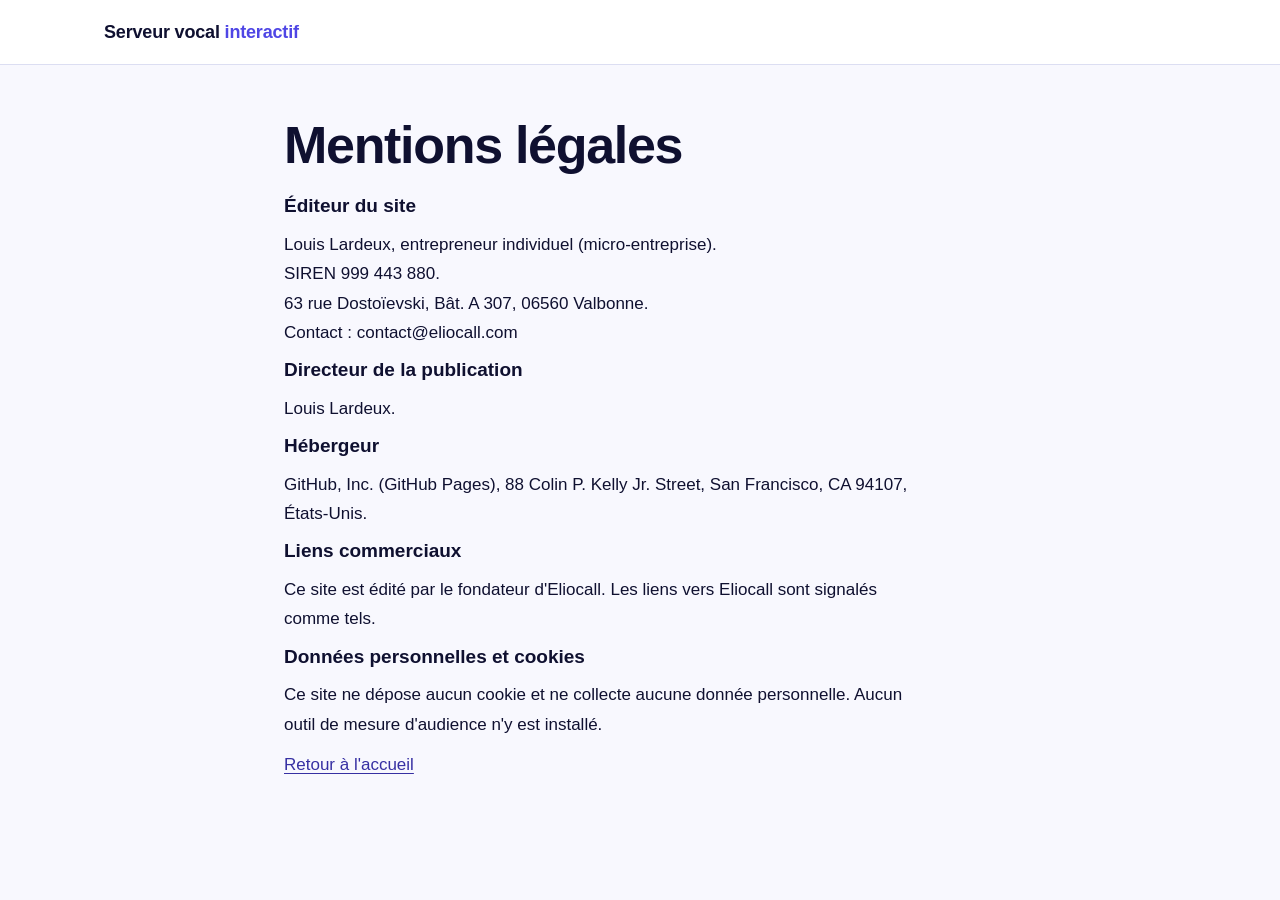
<file: mentions-legales/index.html>
<!doctype html>
<html lang="fr"><head><meta charset="utf-8"><meta name="viewport" content="width=device-width, initial-scale=1">
<title>Mentions légales</title><meta name="robots" content="noindex"><link rel="canonical" href="https://serveur-vocal-interactif.fr/mentions-legales/"><link rel="icon" href="/favicon.ico" sizes="48x48">
<link rel="icon" href="/favicon.svg" type="image/svg+xml">
<link rel="icon" href="/favicon-48.png" type="image/png" sizes="48x48">
<link rel="apple-touch-icon" href="/apple-touch-icon.png">
<meta name="theme-color" content="#4f46e5">
<meta http-equiv="Content-Security-Policy" content="default-src 'self'; style-src 'self' 'unsafe-inline'; base-uri 'self'; form-action 'none'">
<link rel="stylesheet" href="/style.css"></head><body>
<header class="s-top"><div class="s-wrap"><a class="s-brand" href="/">Serveur vocal <span>interactif</span></a></div></header>
<main><div class="s-wrap" style="max-width:760px;padding-top:40px;padding-bottom:60px"><h1>Mentions légales</h1>
<h3>Éditeur du site</h3><p>Louis Lardeux, entrepreneur individuel (micro-entreprise).<br>SIREN 999 443 880.<br>63 rue Dostoïevski, Bât. A 307, 06560 Valbonne.<br>Contact : contact@eliocall.com</p><h3>Directeur de la publication</h3><p>Louis Lardeux.</p>
<h3>Hébergeur</h3><p>GitHub, Inc. (GitHub Pages), 88 Colin P. Kelly Jr. Street, San Francisco, CA 94107, États-Unis.</p><h3>Liens commerciaux</h3><p>Ce site est édité par le fondateur d'Eliocall. Les liens vers Eliocall sont signalés comme tels.</p>
<h3>Données personnelles et cookies</h3><p>Ce site ne dépose aucun cookie et ne collecte aucune donnée personnelle. Aucun outil de mesure d'audience n'y est installé.</p><p><a href="/">Retour à l'accueil</a></p></div></main></body></html>
</file>
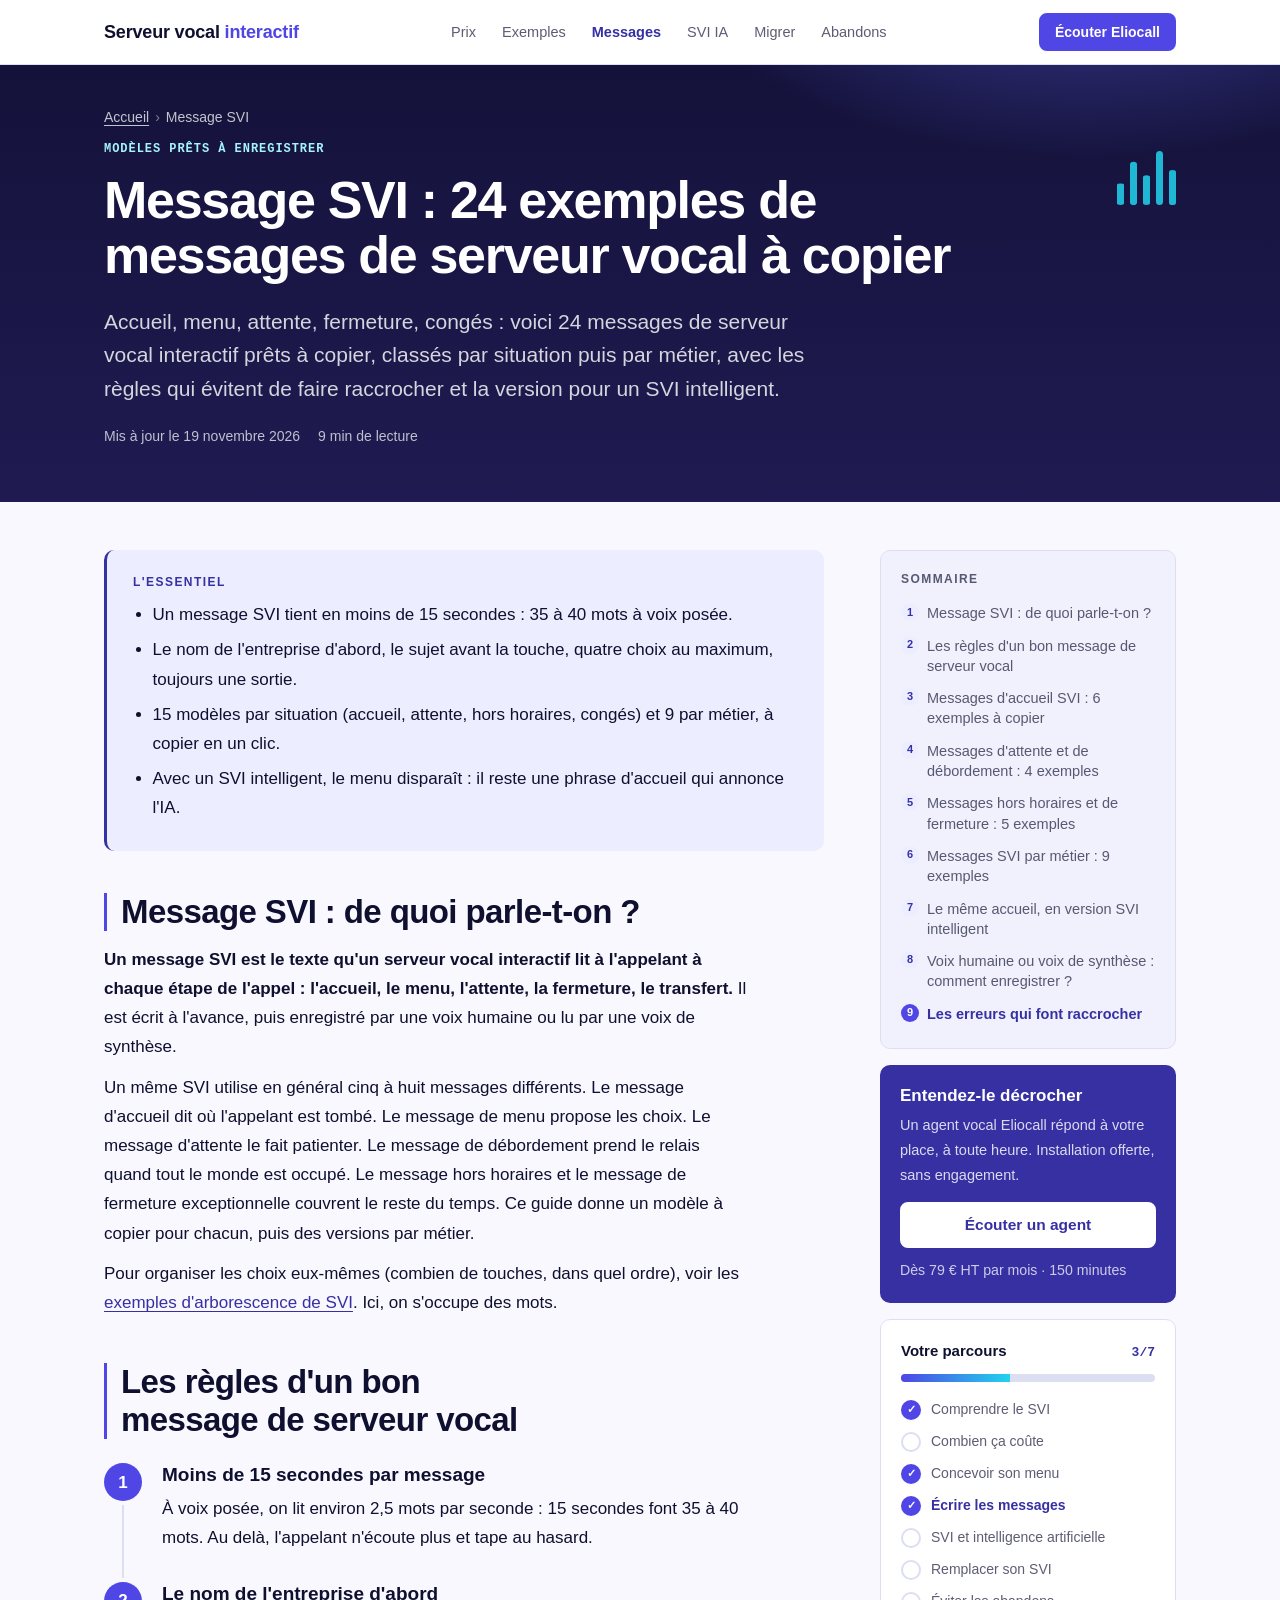
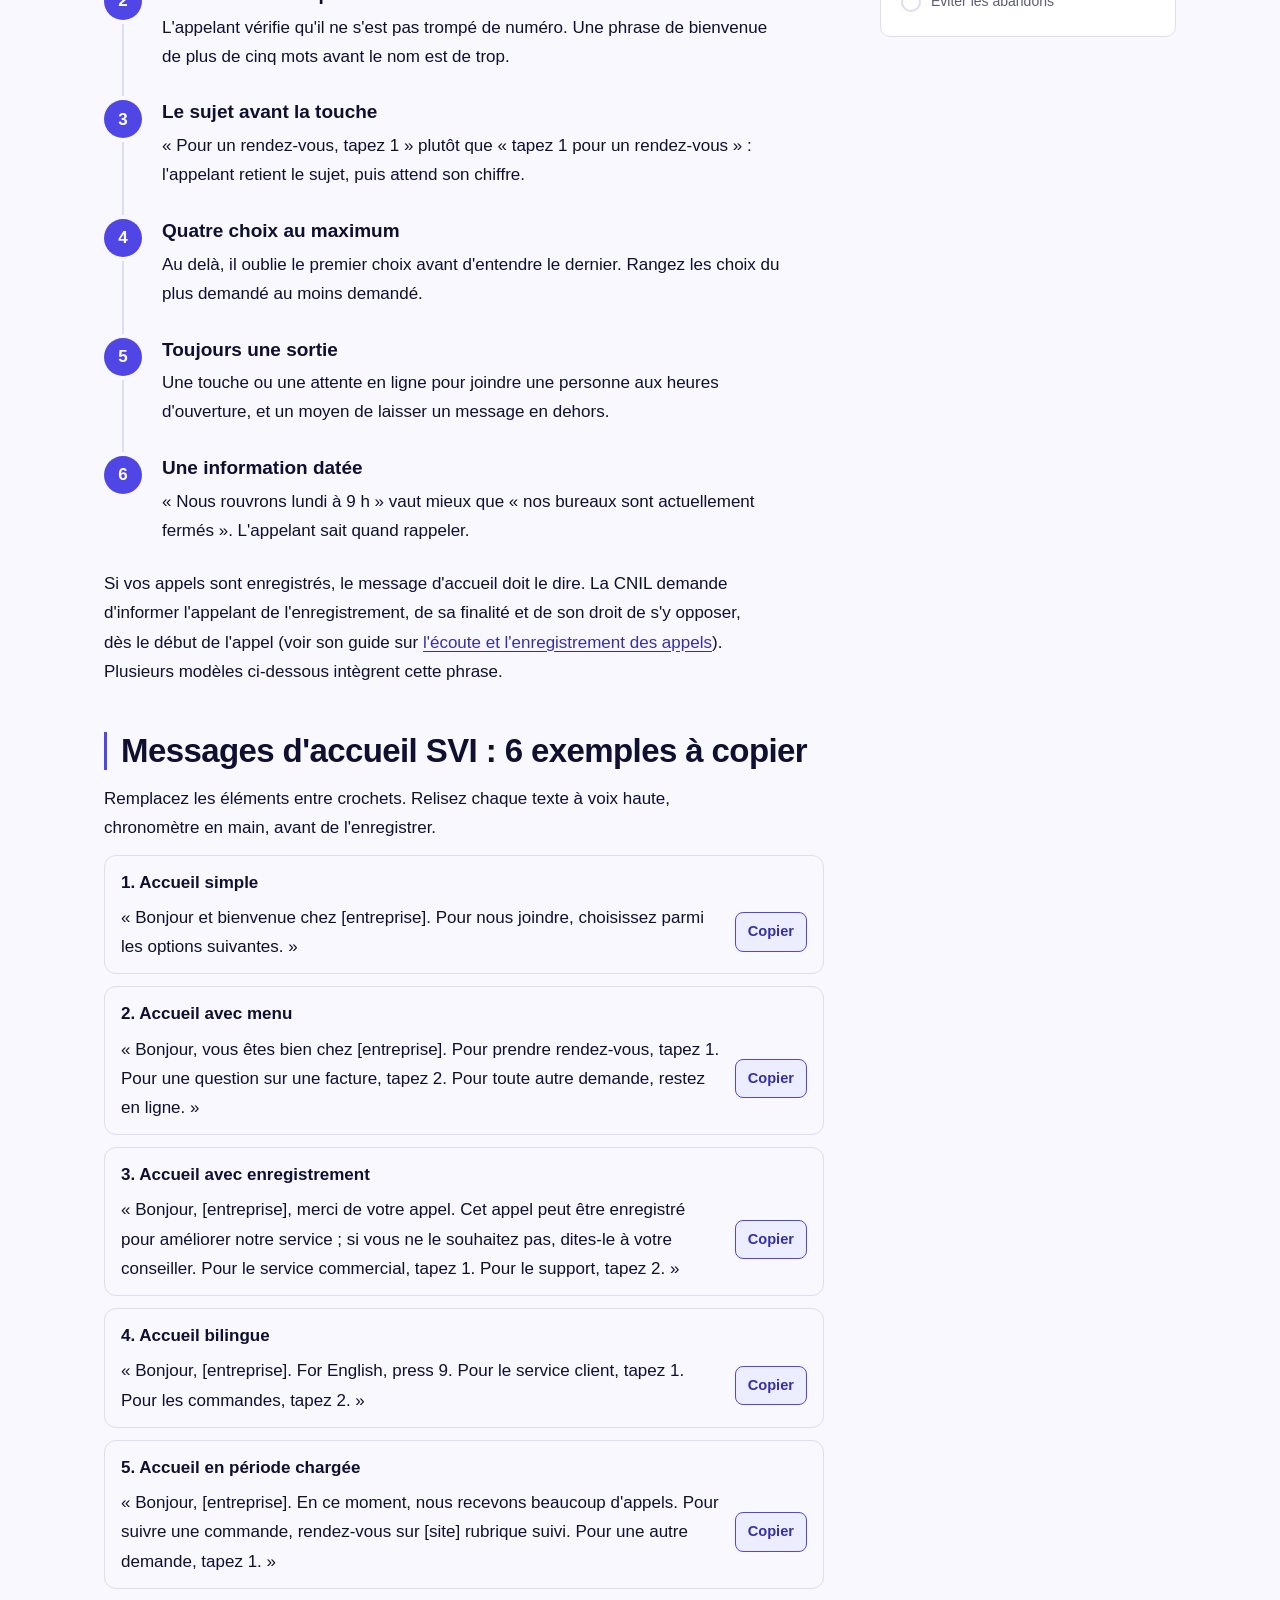
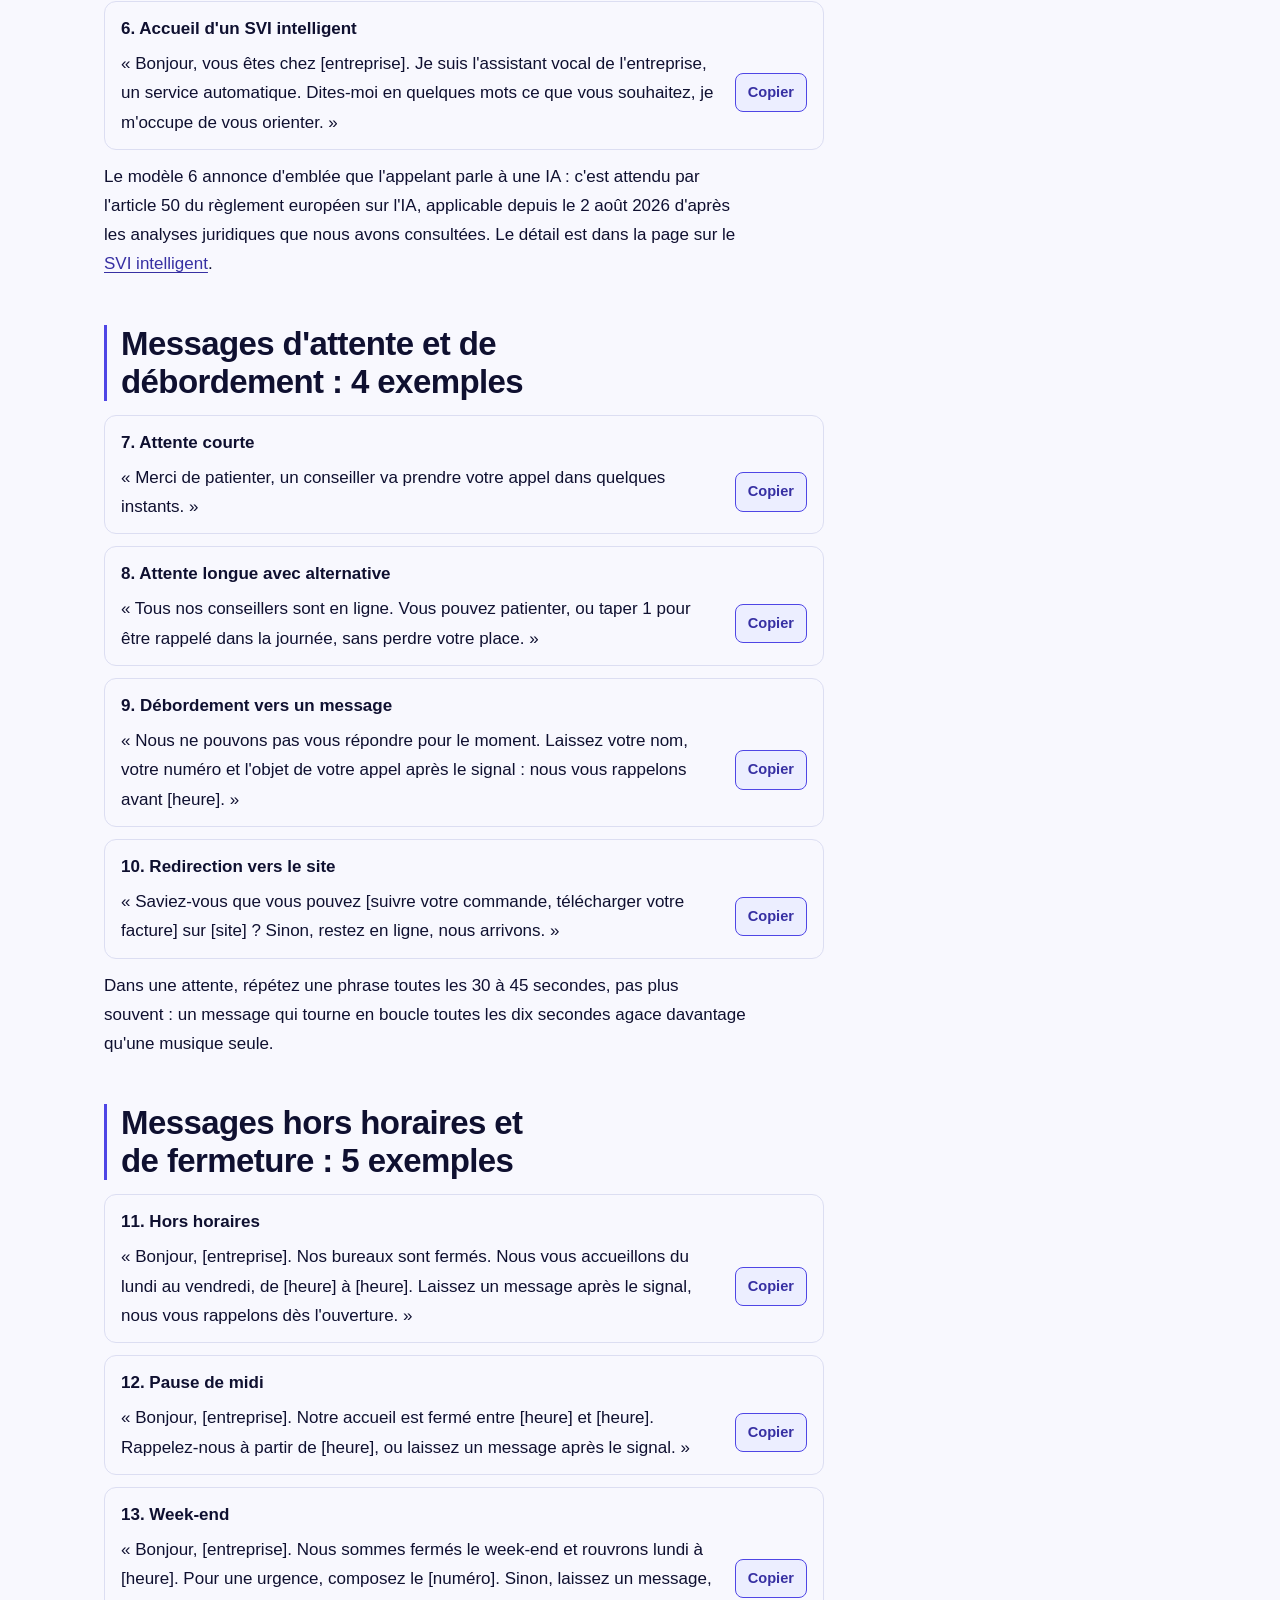
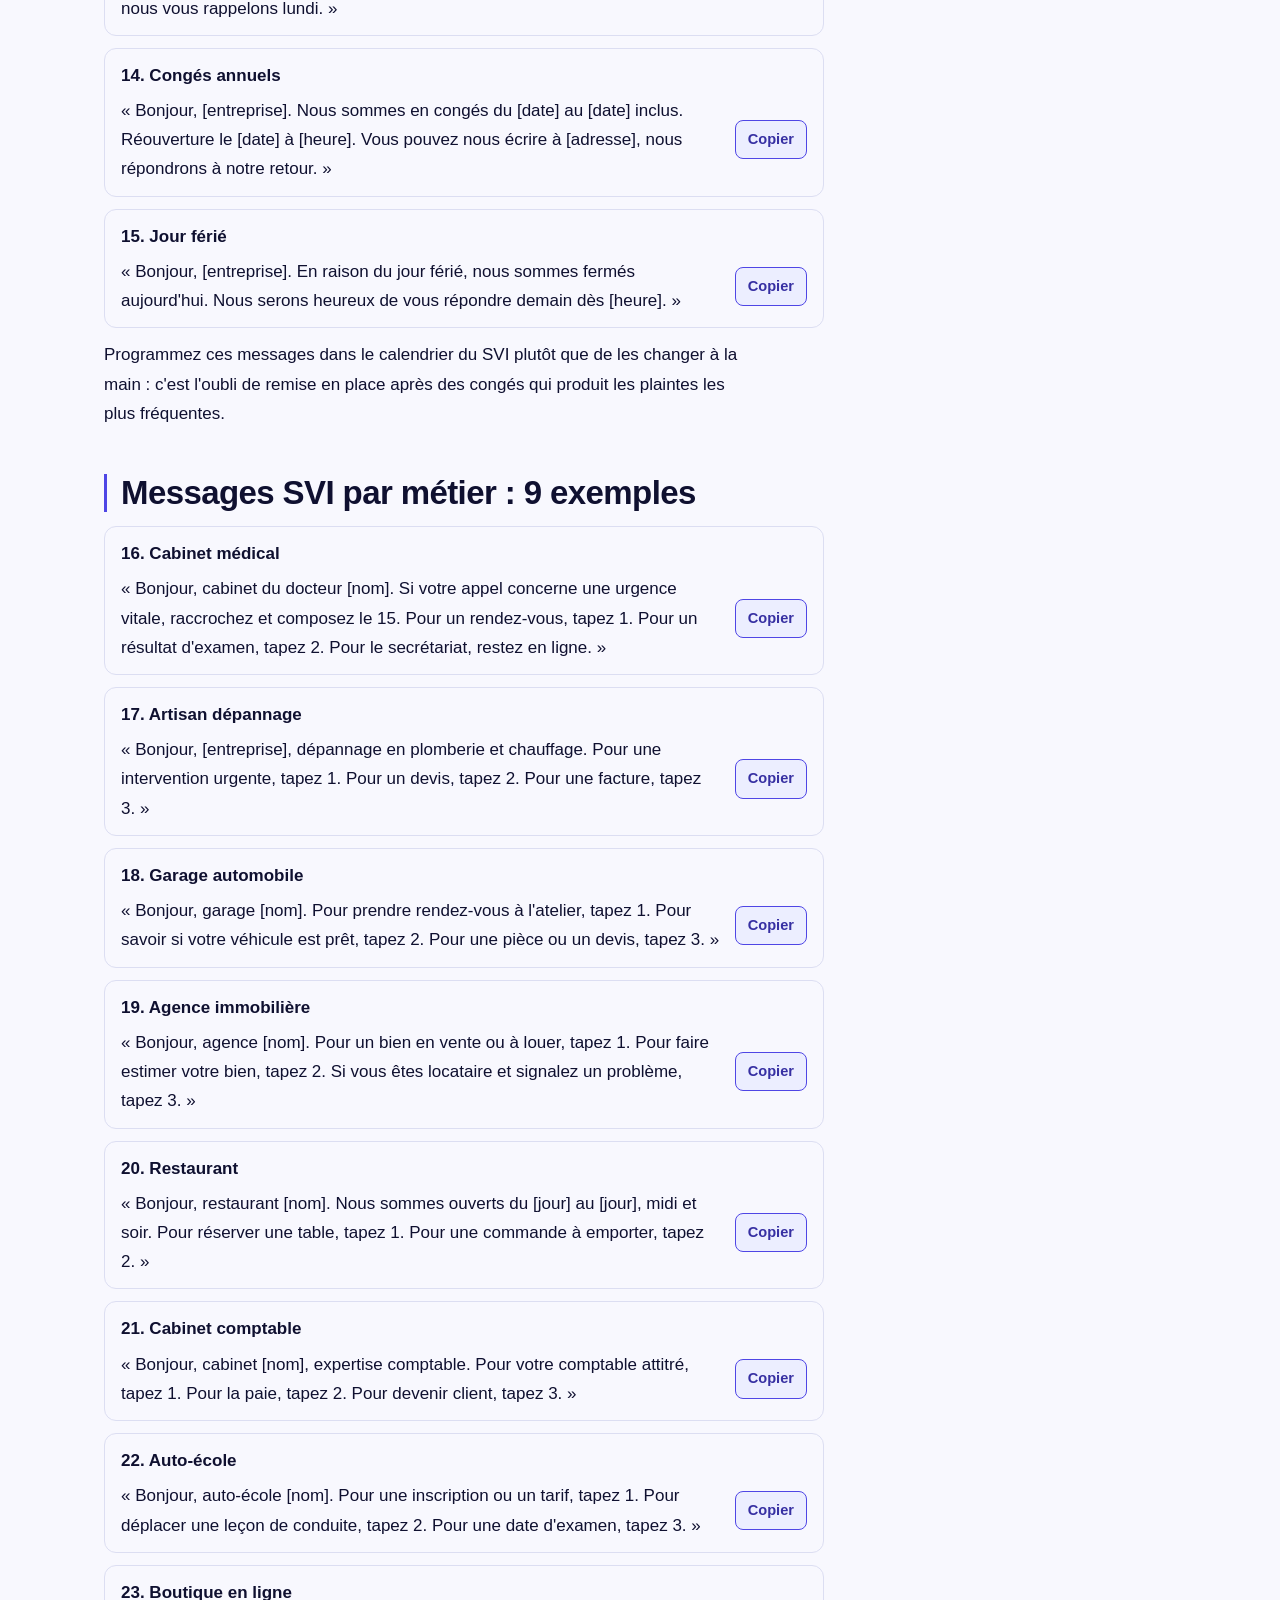
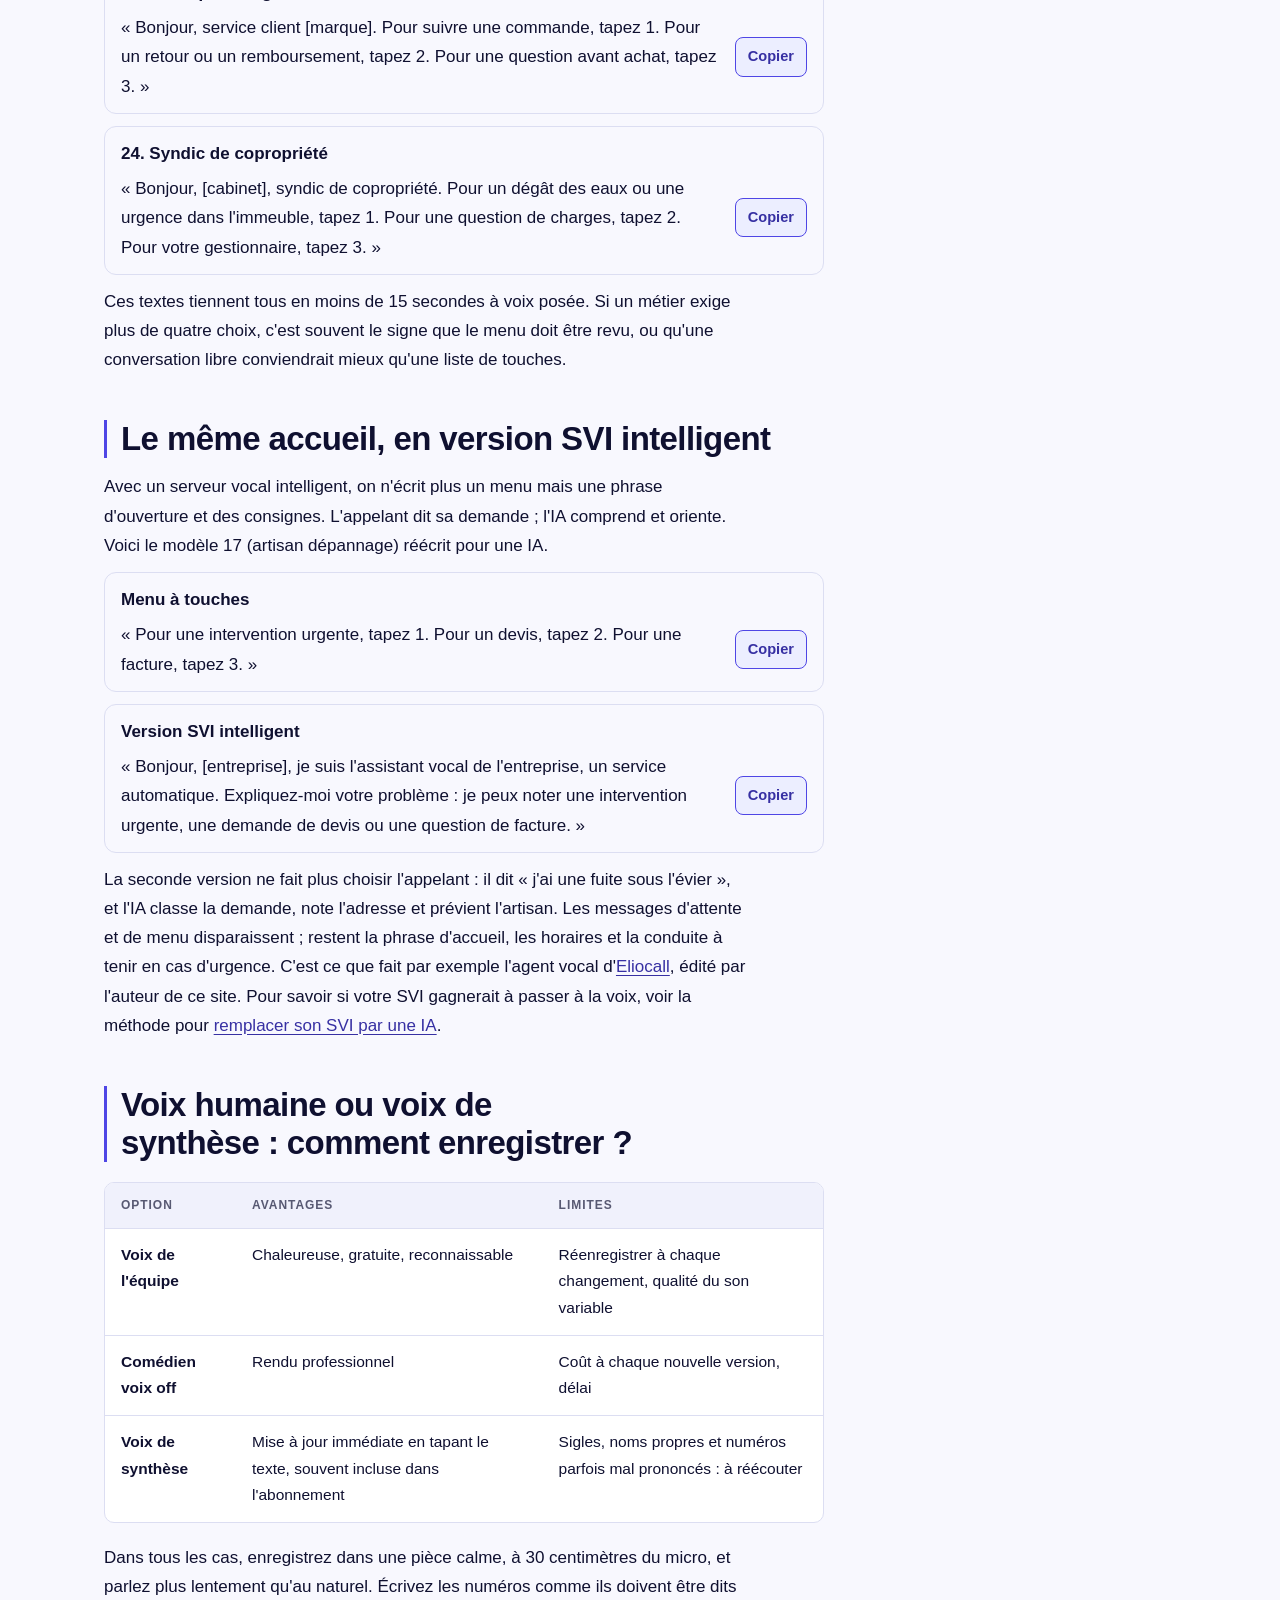
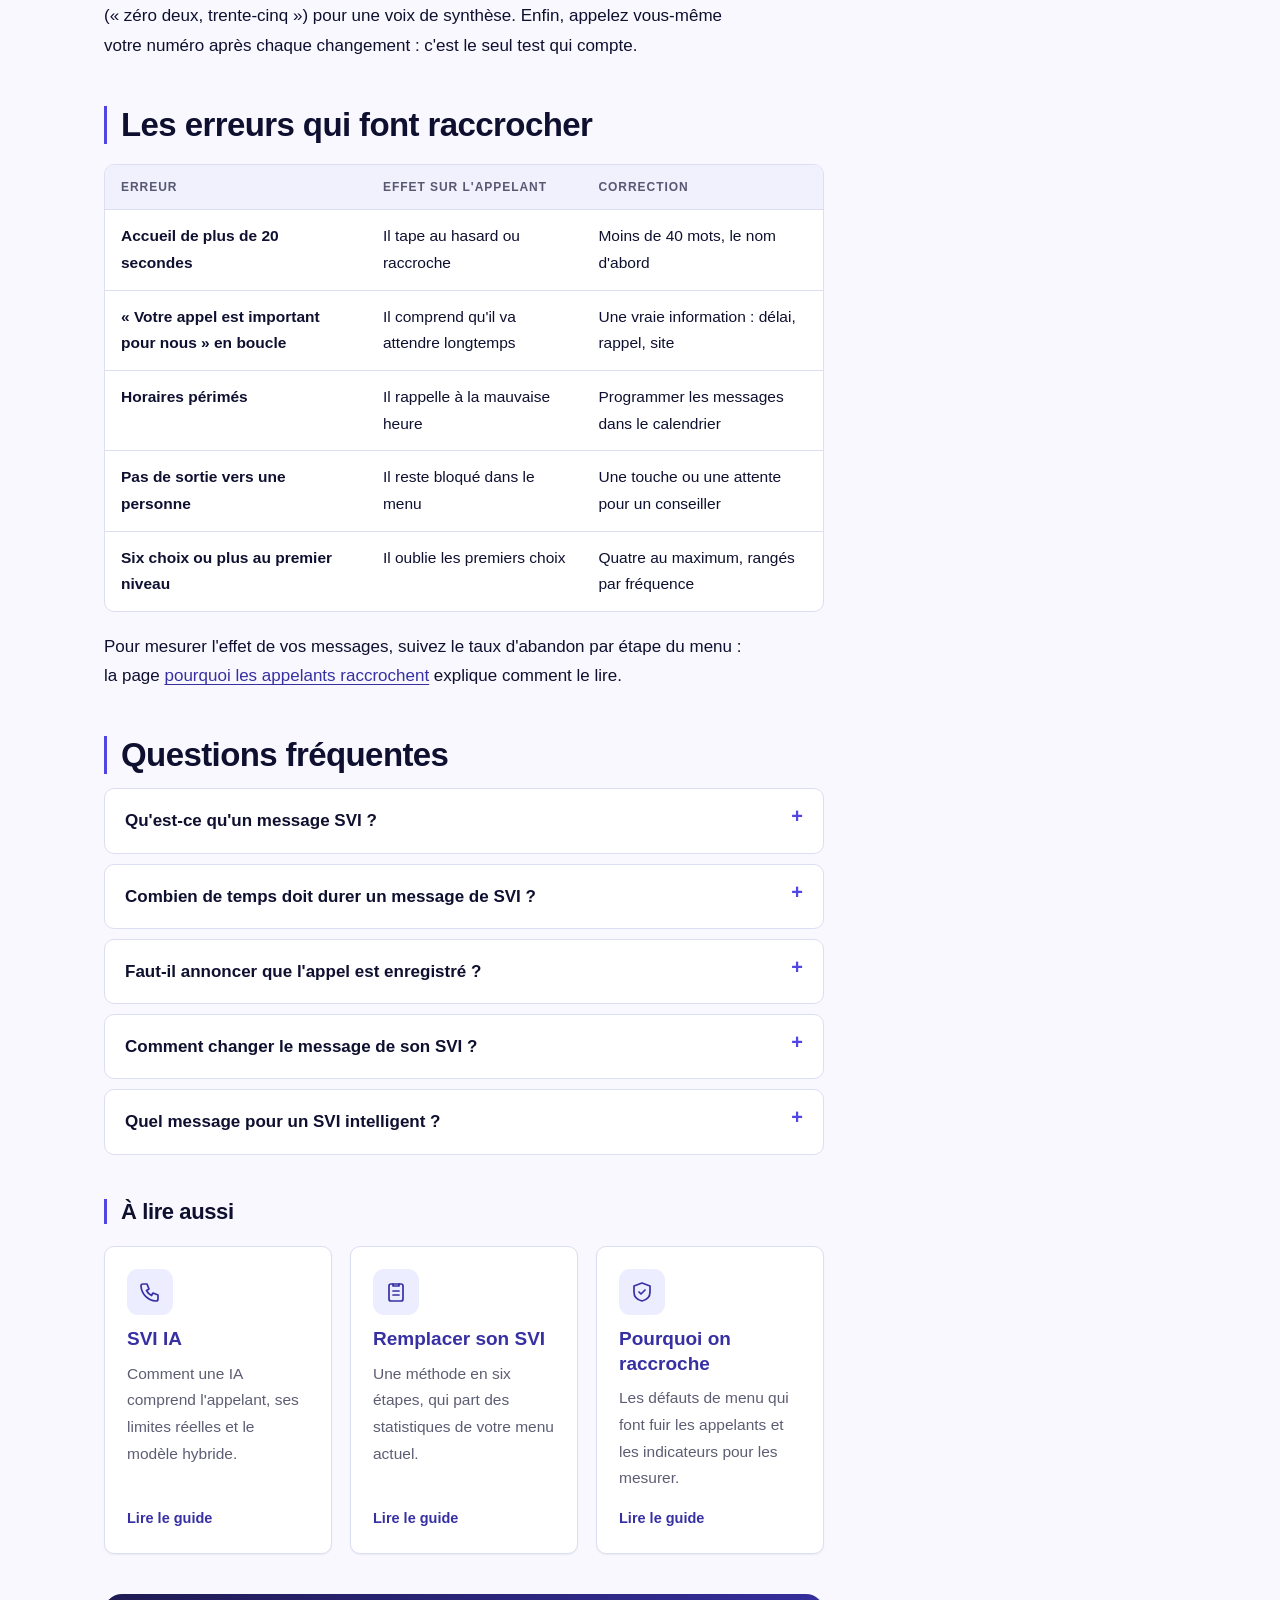
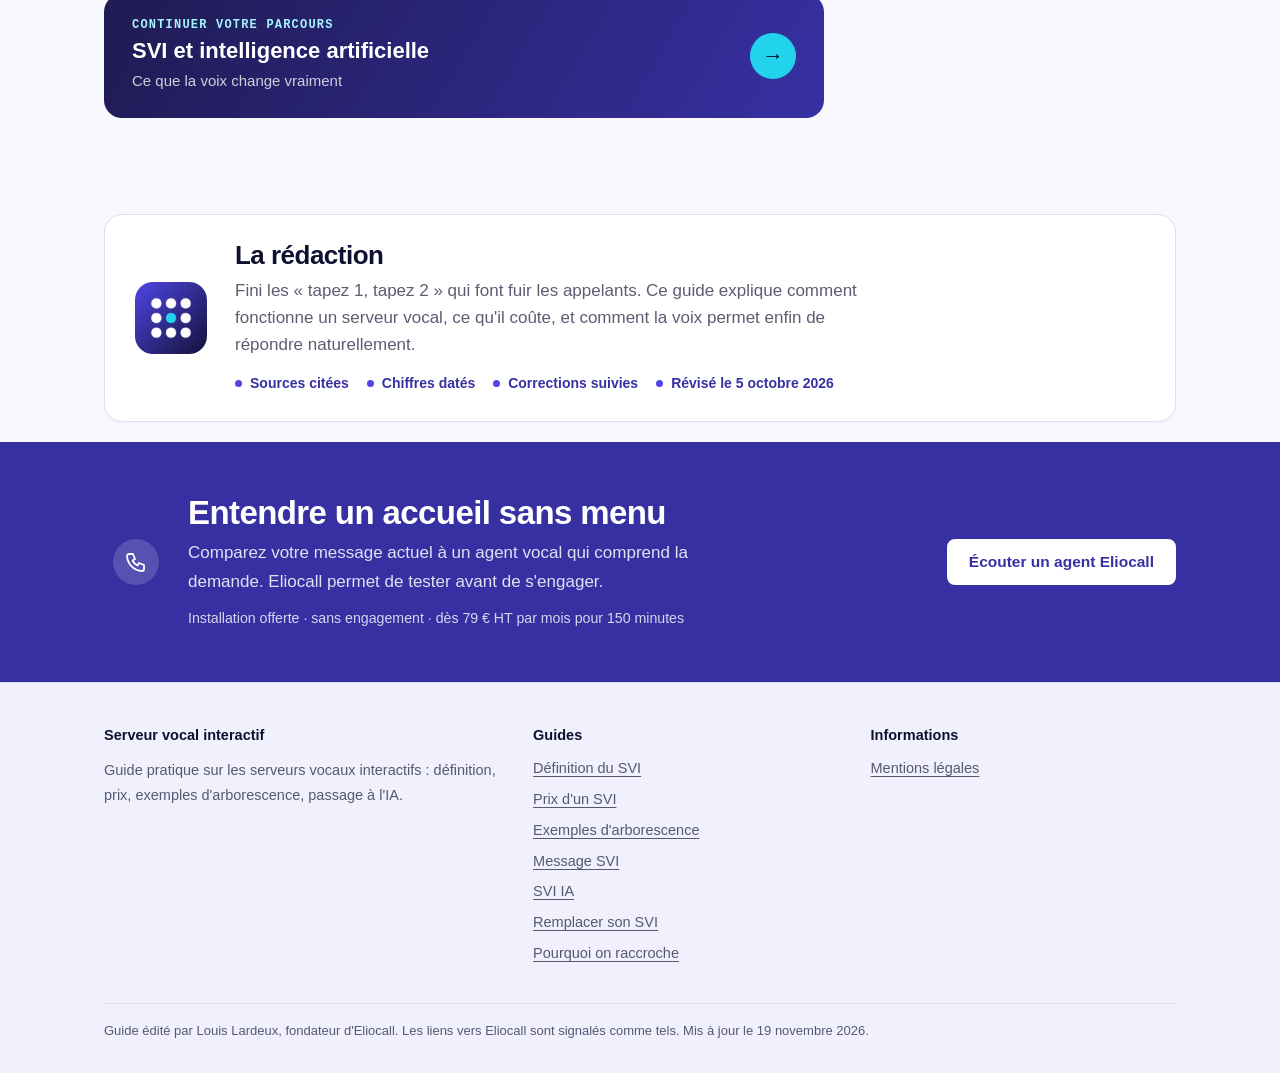
<file: message-svi-exemples/index.html>
<!doctype html>
<html lang="fr">
<head>
<meta charset="utf-8">
<meta name="viewport" content="width=device-width, initial-scale=1">
<title>Message SVI : 24 exemples à copier, par situation et métier</title>
<meta name="description" content="24 exemples de message SVI à copier : accueil, attente, hors horaires, congés, et par métier. Règles de durée, enregistrement et version SVI intelligent.">
<link rel="canonical" href="https://serveur-vocal-interactif.fr/message-svi-exemples/">
<meta property="og:type" content="article">
<meta property="og:locale" content="fr_FR">
<meta property="og:site_name" content="Serveur vocal interactif">
<meta property="og:title" content="Message SVI : 24 exemples à copier, par situation et métier">
<meta property="og:description" content="24 exemples de message SVI à copier : accueil, attente, hors horaires, congés, et par métier. Règles de durée, enregistrement et version SVI intelligent.">
<meta property="og:url" content="https://serveur-vocal-interactif.fr/message-svi-exemples/">
<meta property="og:image" content="https://serveur-vocal-interactif.fr/og-image.png">
<meta property="og:image:width" content="1200">
<meta property="og:image:height" content="630">
<meta property="og:image:alt" content="Serveur vocal interactif">
<meta name="twitter:card" content="summary_large_image">
<meta name="twitter:image" content="https://serveur-vocal-interactif.fr/og-image.png">
<link rel="icon" href="/favicon.ico" sizes="48x48">
<link rel="icon" href="/favicon.svg" type="image/svg+xml">
<link rel="icon" href="/favicon-48.png" type="image/png" sizes="48x48">
<link rel="apple-touch-icon" href="/apple-touch-icon.png">
<meta name="theme-color" content="#4f46e5">

<meta http-equiv="Content-Security-Policy" content="default-src 'self'; script-src 'self' 'unsafe-inline'; style-src 'self' 'unsafe-inline'; img-src 'self' data:; base-uri 'self'; form-action 'none'">
<meta name="referrer" content="strict-origin-when-cross-origin">
<script type="application/ld+json">{"@context": "https://schema.org", "@graph": [{"@type": "BreadcrumbList", "itemListElement": [{"@type": "ListItem", "position": 1, "name": "Accueil", "item": "https://serveur-vocal-interactif.fr/"}, {"@type": "ListItem", "position": 2, "name": "Message SVI", "item": "https://serveur-vocal-interactif.fr/message-svi-exemples/"}]}, {"@type": "Article", "headline": "Message SVI : 24 exemples de messages de serveur vocal à copier", "description": "24 exemples de message SVI à copier : accueil, attente, hors horaires, congés, et par métier. Règles de durée, enregistrement et version SVI intelligent.", "inLanguage": "fr-FR", "datePublished": "2026-11-19", "dateModified": "2026-11-19", "mainEntityOfPage": "https://serveur-vocal-interactif.fr/message-svi-exemples/", "author": {"@type": "Organization", "name": "Serveur vocal interactif", "url": "https://serveur-vocal-interactif.fr"}, "publisher": {"@type": "Organization", "name": "Serveur vocal interactif", "url": "https://serveur-vocal-interactif.fr"}}, {"@type": "FAQPage", "mainEntity": [{"@type": "Question", "name": "Qu'est-ce qu'un message SVI ?", "acceptedAnswer": {"@type": "Answer", "text": "C'est le texte lu par un serveur vocal interactif à chaque étape de l'appel : accueil, menu, attente, débordement, hors horaires, fermeture. Il est écrit à l'avance, puis enregistré par une voix humaine ou lu par une voix de synthèse."}}, {"@type": "Question", "name": "Combien de temps doit durer un message de SVI ?", "acceptedAnswer": {"@type": "Answer", "text": "Moins de 15 secondes par message, soit 35 à 40 mots à voix posée. Le message d'accueil complet, menu compris, ne devrait pas dépasser 20 à 25 secondes."}}, {"@type": "Question", "name": "Faut-il annoncer que l'appel est enregistré ?", "acceptedAnswer": {"@type": "Answer", "text": "Oui, si vous enregistrez. D'après la CNIL, l'appelant doit être informé dès le début de l'appel de l'enregistrement, de sa finalité et de son droit de s'y opposer. Une phrase dans le message d'accueil suffit, complétée par l'information détaillée sur votre site."}}, {"@type": "Question", "name": "Comment changer le message de son SVI ?", "acceptedAnswer": {"@type": "Answer", "text": "Dans la plupart des offres hébergées, depuis l'interface web : on remplace le fichier audio ou on tape le nouveau texte pour la voix de synthèse. Chez certains opérateurs, chaque changement passe par une demande au support, parfois facturée. Demandez-le avant de signer."}}, {"@type": "Question", "name": "Quel message pour un SVI intelligent ?", "acceptedAnswer": {"@type": "Answer", "text": "Une phrase d'accueil qui annonce l'IA et invite à parler librement, par exemple : « Je suis l'assistant vocal de l'entreprise, un service automatique. Dites-moi ce que vous souhaitez. » Le reste se règle dans les consignes données à l'IA, pas dans un menu."}}]}]}</script>
<link rel="stylesheet" href="/style.css">
<script>(function(){var d=document.documentElement;if(window.matchMedia&&matchMedia("(prefers-reduced-motion: reduce)").matches)return;d.classList.add("s-js");setTimeout(function(){if(!window.__rvok)d.classList.add("s-show")},3500)})();</script>
</head>
<body>
<a class="s-skip" href="#contenu">Aller au contenu</a>
<div class="s-rdp" id="rdp" aria-hidden="true"><i></i></div>
<header class="s-top"><div class="s-wrap"><a class="s-brand" href="/">Serveur vocal <span>interactif</span></a><nav class="s-nav" aria-label="Navigation"><a href="/prix-serveur-vocal-interactif/">Prix</a><a href="/arborescence-svi-exemples/">Exemples</a><a href="/message-svi-exemples/" class="s-cur">Messages</a><a href="/svi-ia-agent-vocal/">SVI IA</a><a href="/remplacer-son-svi/">Migrer</a><a href="/pourquoi-les-appelants-raccrochent/">Abandons</a></nav><a class="s-btn s-small" href="https://eliocall.com/?utm_source=serveur-vocal-interactif&amp;utm_medium=guide&amp;utm_campaign=header" rel="nofollow sponsored noopener">Écouter Eliocall</a></div></header>
<main id="contenu">
<div class="s-page-head"><div class="s-wrap"><div class="s-eq" aria-hidden="true"><i></i><i></i><i></i><i></i><i></i></div><div class="s-crumbs"><a href="/">Accueil</a><i>›</i>Message SVI</div><div class="s-kicker">Modèles prêts à enregistrer</div><h1>Message SVI&nbsp;: 24 exemples de messages de serveur vocal à copier</h1><p class="s-lead">Accueil, menu, attente, fermeture, congés&nbsp;: voici 24 messages de serveur vocal interactif prêts à copier, classés par situation puis par métier, avec les règles qui évitent de faire raccrocher et la version pour un SVI intelligent.</p><div class="s-meta"><span>Mis à jour le 19 novembre 2026</span><span>9 min de lecture</span></div></div></div>
<div class="s-wrap s-layout"><article class="s-doc"><div class="s-summary"><b>L'essentiel</b><ul><li>Un message SVI tient en moins de 15 secondes&nbsp;: 35 à 40 mots à voix posée.</li><li>Le nom de l'entreprise d'abord, le sujet avant la touche, quatre choix au maximum, toujours une sortie.</li><li>15 modèles par situation (accueil, attente, hors horaires, congés) et 9 par métier, à copier en un clic.</li><li>Avec un SVI intelligent, le menu disparaît&nbsp;: il reste une phrase d'accueil qui annonce l'IA.</li></ul></div><section id="message-svi-de-quoi-parle-t-on" class="s-rv"><h2>Message SVI&nbsp;: de quoi parle-t-on&nbsp;?</h2>
<p><strong>Un message SVI est le texte qu'un serveur vocal interactif lit à l'appelant à chaque étape de l'appel&nbsp;: l'accueil, le menu, l'attente, la fermeture, le transfert.</strong> Il est écrit à l'avance, puis enregistré par une voix humaine ou lu par une voix de synthèse.</p>
<p>Un même SVI utilise en général cinq à huit messages différents. Le message d'accueil dit où l'appelant est tombé. Le message de menu propose les choix. Le message d'attente le fait patienter. Le message de débordement prend le relais quand tout le monde est occupé. Le message hors horaires et le message de fermeture exceptionnelle couvrent le reste du temps. Ce guide donne un modèle à copier pour chacun, puis des versions par métier.</p>
<p>Pour organiser les choix eux-mêmes (combien de touches, dans quel ordre), voir les <a href="/arborescence-svi-exemples/">exemples d'arborescence de SVI</a>. Ici, on s'occupe des mots.</p>
</section><section id="les-regles-d-un-bon-message-de-serveur-vocal" class="s-rv"><h2>Les règles d'un bon message de serveur vocal</h2>
<ol class="s-steps"><li><h3>Moins de 15 secondes par message</h3><p>À voix posée, on lit environ 2,5 mots par seconde&nbsp;: 15 secondes font 35 à 40 mots. Au delà, l'appelant n'écoute plus et tape au hasard.</p></li><li><h3>Le nom de l'entreprise d'abord</h3><p>L'appelant vérifie qu'il ne s'est pas trompé de numéro. Une phrase de bienvenue de plus de cinq mots avant le nom est de trop.</p></li><li><h3>Le sujet avant la touche</h3><p>«&nbsp;Pour un rendez-vous, tapez 1&nbsp;» plutôt que «&nbsp;tapez 1 pour un rendez-vous&nbsp;»&nbsp;: l'appelant retient le sujet, puis attend son chiffre.</p></li><li><h3>Quatre choix au maximum</h3><p>Au delà, il oublie le premier choix avant d'entendre le dernier. Rangez les choix du plus demandé au moins demandé.</p></li><li><h3>Toujours une sortie</h3><p>Une touche ou une attente en ligne pour joindre une personne aux heures d'ouverture, et un moyen de laisser un message en dehors.</p></li><li><h3>Une information datée</h3><p>«&nbsp;Nous rouvrons lundi à 9 h&nbsp;» vaut mieux que «&nbsp;nos bureaux sont actuellement fermés&nbsp;». L'appelant sait quand rappeler.</p></li></ol>
<p>Si vos appels sont enregistrés, le message d'accueil doit le dire. La CNIL demande d'informer l'appelant de l'enregistrement, de sa finalité et de son droit de s'y opposer, dès le début de l'appel (voir son guide sur <a href="https://www.cnil.fr/fr/lecoute-et-lenregistrement-des-appels-sur-le-lieu-de-travail" rel="noopener">l'écoute et l'enregistrement des appels</a>). Plusieurs modèles ci-dessous intègrent cette phrase.</p>
</section><section id="messages-d-accueil-svi-6-exemples-a-copier" class="s-rv"><h2>Messages d'accueil SVI&nbsp;: 6 exemples à copier</h2>
<p>Remplacez les éléments entre crochets. Relisez chaque texte à voix haute, chronomètre en main, avant de l'enregistrer.</p>
<div class="s-mdl"><p class="s-mdlh">1. Accueil simple</p><p class="s-mdlt" data-text>«&nbsp;Bonjour et bienvenue chez [entreprise]. Pour nous joindre, choisissez parmi les options suivantes.&nbsp;»</p><button type="button" class="s-mdlb" data-copy hidden aria-label="Copier le modèle 1">Copier</button></div><div class="s-mdl"><p class="s-mdlh">2. Accueil avec menu</p><p class="s-mdlt" data-text>«&nbsp;Bonjour, vous êtes bien chez [entreprise]. Pour prendre rendez-vous, tapez 1. Pour une question sur une facture, tapez 2. Pour toute autre demande, restez en ligne.&nbsp;»</p><button type="button" class="s-mdlb" data-copy hidden aria-label="Copier le modèle 2">Copier</button></div><div class="s-mdl"><p class="s-mdlh">3. Accueil avec enregistrement</p><p class="s-mdlt" data-text>«&nbsp;Bonjour, [entreprise], merci de votre appel. Cet appel peut être enregistré pour améliorer notre service&nbsp;; si vous ne le souhaitez pas, dites-le à votre conseiller. Pour le service commercial, tapez 1. Pour le support, tapez 2.&nbsp;»</p><button type="button" class="s-mdlb" data-copy hidden aria-label="Copier le modèle 3">Copier</button></div><div class="s-mdl"><p class="s-mdlh">4. Accueil bilingue</p><p class="s-mdlt" data-text>«&nbsp;Bonjour, [entreprise]. For English, press 9. Pour le service client, tapez 1. Pour les commandes, tapez 2.&nbsp;»</p><button type="button" class="s-mdlb" data-copy hidden aria-label="Copier le modèle 4">Copier</button></div><div class="s-mdl"><p class="s-mdlh">5. Accueil en période chargée</p><p class="s-mdlt" data-text>«&nbsp;Bonjour, [entreprise]. En ce moment, nous recevons beaucoup d'appels. Pour suivre une commande, rendez-vous sur [site] rubrique suivi. Pour une autre demande, tapez 1.&nbsp;»</p><button type="button" class="s-mdlb" data-copy hidden aria-label="Copier le modèle 5">Copier</button></div><div class="s-mdl"><p class="s-mdlh">6. Accueil d'un SVI intelligent</p><p class="s-mdlt" data-text>«&nbsp;Bonjour, vous êtes chez [entreprise]. Je suis l'assistant vocal de l'entreprise, un service automatique. Dites-moi en quelques mots ce que vous souhaitez, je m'occupe de vous orienter.&nbsp;»</p><button type="button" class="s-mdlb" data-copy hidden aria-label="Copier le modèle 6">Copier</button></div>
<p>Le modèle 6 annonce d'emblée que l'appelant parle à une IA&nbsp;: c'est attendu par l'article 50 du règlement européen sur l'IA, applicable depuis le 2 août 2026 d'après les analyses juridiques que nous avons consultées. Le détail est dans la page sur le <a href="/svi-ia-agent-vocal/">SVI intelligent</a>.</p>
</section><section id="messages-d-attente-et-de-debordement-4-exemples" class="s-rv"><h2>Messages d'attente et de débordement&nbsp;: 4 exemples</h2>
<div class="s-mdl"><p class="s-mdlh">7. Attente courte</p><p class="s-mdlt" data-text>«&nbsp;Merci de patienter, un conseiller va prendre votre appel dans quelques instants.&nbsp;»</p><button type="button" class="s-mdlb" data-copy hidden aria-label="Copier le modèle 7">Copier</button></div><div class="s-mdl"><p class="s-mdlh">8. Attente longue avec alternative</p><p class="s-mdlt" data-text>«&nbsp;Tous nos conseillers sont en ligne. Vous pouvez patienter, ou taper 1 pour être rappelé dans la journée, sans perdre votre place.&nbsp;»</p><button type="button" class="s-mdlb" data-copy hidden aria-label="Copier le modèle 8">Copier</button></div><div class="s-mdl"><p class="s-mdlh">9. Débordement vers un message</p><p class="s-mdlt" data-text>«&nbsp;Nous ne pouvons pas vous répondre pour le moment. Laissez votre nom, votre numéro et l'objet de votre appel après le signal&nbsp;: nous vous rappelons avant [heure].&nbsp;»</p><button type="button" class="s-mdlb" data-copy hidden aria-label="Copier le modèle 9">Copier</button></div><div class="s-mdl"><p class="s-mdlh">10. Redirection vers le site</p><p class="s-mdlt" data-text>«&nbsp;Saviez-vous que vous pouvez [suivre votre commande, télécharger votre facture] sur [site]&nbsp;? Sinon, restez en ligne, nous arrivons.&nbsp;»</p><button type="button" class="s-mdlb" data-copy hidden aria-label="Copier le modèle 10">Copier</button></div>
<p>Dans une attente, répétez une phrase toutes les 30 à 45 secondes, pas plus souvent&nbsp;: un message qui tourne en boucle toutes les dix secondes agace davantage qu'une musique seule.</p>
</section><section id="messages-hors-horaires-et-de-fermeture-5-exemple" class="s-rv"><h2>Messages hors horaires et de fermeture&nbsp;: 5 exemples</h2>
<div class="s-mdl"><p class="s-mdlh">11. Hors horaires</p><p class="s-mdlt" data-text>«&nbsp;Bonjour, [entreprise]. Nos bureaux sont fermés. Nous vous accueillons du lundi au vendredi, de [heure] à [heure]. Laissez un message après le signal, nous vous rappelons dès l'ouverture.&nbsp;»</p><button type="button" class="s-mdlb" data-copy hidden aria-label="Copier le modèle 11">Copier</button></div><div class="s-mdl"><p class="s-mdlh">12. Pause de midi</p><p class="s-mdlt" data-text>«&nbsp;Bonjour, [entreprise]. Notre accueil est fermé entre [heure] et [heure]. Rappelez-nous à partir de [heure], ou laissez un message après le signal.&nbsp;»</p><button type="button" class="s-mdlb" data-copy hidden aria-label="Copier le modèle 12">Copier</button></div><div class="s-mdl"><p class="s-mdlh">13. Week-end</p><p class="s-mdlt" data-text>«&nbsp;Bonjour, [entreprise]. Nous sommes fermés le week-end et rouvrons lundi à [heure]. Pour une urgence, composez le [numéro]. Sinon, laissez un message, nous vous rappelons lundi.&nbsp;»</p><button type="button" class="s-mdlb" data-copy hidden aria-label="Copier le modèle 13">Copier</button></div><div class="s-mdl"><p class="s-mdlh">14. Congés annuels</p><p class="s-mdlt" data-text>«&nbsp;Bonjour, [entreprise]. Nous sommes en congés du [date] au [date] inclus. Réouverture le [date] à [heure]. Vous pouvez nous écrire à [adresse], nous répondrons à notre retour.&nbsp;»</p><button type="button" class="s-mdlb" data-copy hidden aria-label="Copier le modèle 14">Copier</button></div><div class="s-mdl"><p class="s-mdlh">15. Jour férié</p><p class="s-mdlt" data-text>«&nbsp;Bonjour, [entreprise]. En raison du jour férié, nous sommes fermés aujourd'hui. Nous serons heureux de vous répondre demain dès [heure].&nbsp;»</p><button type="button" class="s-mdlb" data-copy hidden aria-label="Copier le modèle 15">Copier</button></div>
<p>Programmez ces messages dans le calendrier du SVI plutôt que de les changer à la main&nbsp;: c'est l'oubli de remise en place après des congés qui produit les plaintes les plus fréquentes.</p>
</section><section id="messages-svi-par-metier-9-exemples" class="s-rv"><h2>Messages SVI par métier&nbsp;: 9 exemples</h2>
<div class="s-mdl"><p class="s-mdlh">16. Cabinet médical</p><p class="s-mdlt" data-text>«&nbsp;Bonjour, cabinet du docteur [nom]. Si votre appel concerne une urgence vitale, raccrochez et composez le 15. Pour un rendez-vous, tapez 1. Pour un résultat d'examen, tapez 2. Pour le secrétariat, restez en ligne.&nbsp;»</p><button type="button" class="s-mdlb" data-copy hidden aria-label="Copier le modèle 16">Copier</button></div><div class="s-mdl"><p class="s-mdlh">17. Artisan dépannage</p><p class="s-mdlt" data-text>«&nbsp;Bonjour, [entreprise], dépannage en plomberie et chauffage. Pour une intervention urgente, tapez 1. Pour un devis, tapez 2. Pour une facture, tapez 3.&nbsp;»</p><button type="button" class="s-mdlb" data-copy hidden aria-label="Copier le modèle 17">Copier</button></div><div class="s-mdl"><p class="s-mdlh">18. Garage automobile</p><p class="s-mdlt" data-text>«&nbsp;Bonjour, garage [nom]. Pour prendre rendez-vous à l'atelier, tapez 1. Pour savoir si votre véhicule est prêt, tapez 2. Pour une pièce ou un devis, tapez 3.&nbsp;»</p><button type="button" class="s-mdlb" data-copy hidden aria-label="Copier le modèle 18">Copier</button></div><div class="s-mdl"><p class="s-mdlh">19. Agence immobilière</p><p class="s-mdlt" data-text>«&nbsp;Bonjour, agence [nom]. Pour un bien en vente ou à louer, tapez 1. Pour faire estimer votre bien, tapez 2. Si vous êtes locataire et signalez un problème, tapez 3.&nbsp;»</p><button type="button" class="s-mdlb" data-copy hidden aria-label="Copier le modèle 19">Copier</button></div><div class="s-mdl"><p class="s-mdlh">20. Restaurant</p><p class="s-mdlt" data-text>«&nbsp;Bonjour, restaurant [nom]. Nous sommes ouverts du [jour] au [jour], midi et soir. Pour réserver une table, tapez 1. Pour une commande à emporter, tapez 2.&nbsp;»</p><button type="button" class="s-mdlb" data-copy hidden aria-label="Copier le modèle 20">Copier</button></div><div class="s-mdl"><p class="s-mdlh">21. Cabinet comptable</p><p class="s-mdlt" data-text>«&nbsp;Bonjour, cabinet [nom], expertise comptable. Pour votre comptable attitré, tapez 1. Pour la paie, tapez 2. Pour devenir client, tapez 3.&nbsp;»</p><button type="button" class="s-mdlb" data-copy hidden aria-label="Copier le modèle 21">Copier</button></div><div class="s-mdl"><p class="s-mdlh">22. Auto-école</p><p class="s-mdlt" data-text>«&nbsp;Bonjour, auto-école [nom]. Pour une inscription ou un tarif, tapez 1. Pour déplacer une leçon de conduite, tapez 2. Pour une date d'examen, tapez 3.&nbsp;»</p><button type="button" class="s-mdlb" data-copy hidden aria-label="Copier le modèle 22">Copier</button></div><div class="s-mdl"><p class="s-mdlh">23. Boutique en ligne</p><p class="s-mdlt" data-text>«&nbsp;Bonjour, service client [marque]. Pour suivre une commande, tapez 1. Pour un retour ou un remboursement, tapez 2. Pour une question avant achat, tapez 3.&nbsp;»</p><button type="button" class="s-mdlb" data-copy hidden aria-label="Copier le modèle 23">Copier</button></div><div class="s-mdl"><p class="s-mdlh">24. Syndic de copropriété</p><p class="s-mdlt" data-text>«&nbsp;Bonjour, [cabinet], syndic de copropriété. Pour un dégât des eaux ou une urgence dans l'immeuble, tapez 1. Pour une question de charges, tapez 2. Pour votre gestionnaire, tapez 3.&nbsp;»</p><button type="button" class="s-mdlb" data-copy hidden aria-label="Copier le modèle 24">Copier</button></div>
<p>Ces textes tiennent tous en moins de 15 secondes à voix posée. Si un métier exige plus de quatre choix, c'est souvent le signe que le menu doit être revu, ou qu'une conversation libre conviendrait mieux qu'une liste de touches.</p>
</section><section id="le-meme-accueil-en-version-svi-intelligent" class="s-rv"><h2>Le même accueil, en version SVI intelligent</h2>
<p>Avec un serveur vocal intelligent, on n'écrit plus un menu mais une phrase d'ouverture et des consignes. L'appelant dit sa demande&nbsp;; l'IA comprend et oriente. Voici le modèle 17 (artisan dépannage) réécrit pour une IA.</p>
<div class="s-mdl"><p class="s-mdlh">Menu à touches</p><p class="s-mdlt" data-text>«&nbsp;Pour une intervention urgente, tapez 1. Pour un devis, tapez 2. Pour une facture, tapez 3.&nbsp;»</p><button type="button" class="s-mdlb" data-copy hidden aria-label="Copier">Copier</button></div><div class="s-mdl"><p class="s-mdlh">Version SVI intelligent</p><p class="s-mdlt" data-text>«&nbsp;Bonjour, [entreprise], je suis l'assistant vocal de l'entreprise, un service automatique. Expliquez-moi votre problème&nbsp;: je peux noter une intervention urgente, une demande de devis ou une question de facture.&nbsp;»</p><button type="button" class="s-mdlb" data-copy hidden aria-label="Copier">Copier</button></div>
<p>La seconde version ne fait plus choisir l'appelant&nbsp;: il dit «&nbsp;j'ai une fuite sous l'évier&nbsp;», et l'IA classe la demande, note l'adresse et prévient l'artisan. Les messages d'attente et de menu disparaissent&nbsp;; restent la phrase d'accueil, les horaires et la conduite à tenir en cas d'urgence. C'est ce que fait par exemple l'agent vocal d'<a href="https://eliocall.com/?utm_source=serveur-vocal-interactif&amp;utm_medium=guide&amp;utm_campaign=svi-messages" rel="nofollow sponsored noopener">Eliocall</a>, édité par l'auteur de ce site. Pour savoir si votre SVI gagnerait à passer à la voix, voir la méthode pour <a href="/remplacer-son-svi/">remplacer son SVI par une IA</a>.</p>
</section><section id="voix-humaine-ou-voix-de-synthese-comment-enregis" class="s-rv"><h2>Voix humaine ou voix de synthèse&nbsp;: comment enregistrer&nbsp;?</h2>
<div class="s-tablewrap"><table><tr><th>Option</th><th>Avantages</th><th>Limites</th></tr><tr><td>Voix de l'équipe</td><td>Chaleureuse, gratuite, reconnaissable</td><td>Réenregistrer à chaque changement, qualité du son variable</td></tr><tr><td>Comédien voix off</td><td>Rendu professionnel</td><td>Coût à chaque nouvelle version, délai</td></tr><tr><td>Voix de synthèse</td><td>Mise à jour immédiate en tapant le texte, souvent incluse dans l'abonnement</td><td>Sigles, noms propres et numéros parfois mal prononcés&nbsp;: à réécouter</td></tr></table></div>
<p>Dans tous les cas, enregistrez dans une pièce calme, à 30 centimètres du micro, et parlez plus lentement qu'au naturel. Écrivez les numéros comme ils doivent être dits («&nbsp;zéro deux, trente-cinq&nbsp;») pour une voix de synthèse. Enfin, appelez vous-même votre numéro après chaque changement&nbsp;: c'est le seul test qui compte.</p>
</section><section id="les-erreurs-qui-font-raccrocher" class="s-rv"><h2>Les erreurs qui font raccrocher</h2>
<div class="s-tablewrap"><table><tr><th>Erreur</th><th>Effet sur l'appelant</th><th>Correction</th></tr><tr><td>Accueil de plus de 20 secondes</td><td>Il tape au hasard ou raccroche</td><td>Moins de 40 mots, le nom d'abord</td></tr><tr><td>«&nbsp;Votre appel est important pour nous&nbsp;» en boucle</td><td>Il comprend qu'il va attendre longtemps</td><td>Une vraie information&nbsp;: délai, rappel, site</td></tr><tr><td>Horaires périmés</td><td>Il rappelle à la mauvaise heure</td><td>Programmer les messages dans le calendrier</td></tr><tr><td>Pas de sortie vers une personne</td><td>Il reste bloqué dans le menu</td><td>Une touche ou une attente pour un conseiller</td></tr><tr><td>Six choix ou plus au premier niveau</td><td>Il oublie les premiers choix</td><td>Quatre au maximum, rangés par fréquence</td></tr></table></div>
<p>Pour mesurer l'effet de vos messages, suivez le taux d'abandon par étape du menu&nbsp;: la page <a href="/pourquoi-les-appelants-raccrochent/">pourquoi les appelants raccrochent</a> explique comment le lire.</p>
<script>(function(){var bs=document.querySelectorAll("[data-copy]");for(var i=0;i<bs.length;i++){bs[i].hidden=false;bs[i].addEventListener("click",function(){var b=this,t=b.parentNode.querySelector("[data-text]");if(!t)return;var s=t.textContent.replace(/^«\s*|\s*»$/g,"").trim();function ok(){var o=b.textContent;b.textContent="Copié";setTimeout(function(){b.textContent=o},1600)}if(navigator.clipboard&&navigator.clipboard.writeText){navigator.clipboard.writeText(s).then(ok,function(){})}else{var a=document.createElement("textarea");a.value=s;document.body.appendChild(a);a.select();try{document.execCommand("copy");ok()}catch(e){}document.body.removeChild(a)}})}})();</script></section><section id="questions" class="s-rv"><h2>Questions fréquentes</h2><details><summary>Qu'est-ce qu'un message SVI&nbsp;?</summary><p>C'est le texte lu par un serveur vocal interactif à chaque étape de l'appel&nbsp;: accueil, menu, attente, débordement, hors horaires, fermeture. Il est écrit à l'avance, puis enregistré par une voix humaine ou lu par une voix de synthèse.</p></details><details><summary>Combien de temps doit durer un message de SVI&nbsp;?</summary><p>Moins de 15 secondes par message, soit 35 à 40 mots à voix posée. Le message d'accueil complet, menu compris, ne devrait pas dépasser 20 à 25 secondes.</p></details><details><summary>Faut-il annoncer que l'appel est enregistré&nbsp;?</summary><p>Oui, si vous enregistrez. D'après la CNIL, l'appelant doit être informé dès le début de l'appel de l'enregistrement, de sa finalité et de son droit de s'y opposer. Une phrase dans le message d'accueil suffit, complétée par l'information détaillée sur votre site.</p></details><details><summary>Comment changer le message de son SVI&nbsp;?</summary><p>Dans la plupart des offres hébergées, depuis l'interface web&nbsp;: on remplace le fichier audio ou on tape le nouveau texte pour la voix de synthèse. Chez certains opérateurs, chaque changement passe par une demande au support, parfois facturée. Demandez-le avant de signer.</p></details><details><summary>Quel message pour un SVI intelligent&nbsp;?</summary><p>Une phrase d'accueil qui annonce l'IA et invite à parler librement, par exemple&nbsp;: «&nbsp;Je suis l'assistant vocal de l'entreprise, un service automatique. Dites-moi ce que vous souhaitez.&nbsp;» Le reste se règle dans les consignes données à l'IA, pas dans un menu.</p></details></section><div class="s-related"><h2>À lire aussi</h2><div class="s-cards s-cols3"><a class="s-card" href="/svi-ia-agent-vocal/"><span class="s-ico" aria-hidden="true"><svg viewBox="0 0 24 24" width="24" height="24" fill="none" stroke="currentColor" stroke-width="1.7" stroke-linecap="round" stroke-linejoin="round"><path d="M5 4h4l2 5-2.5 1.5a11 11 0 0 0 5 5L15 13l5 2v4a2 2 0 0 1-2 2A16 16 0 0 1 3 6a2 2 0 0 1 2-2z"/></svg></span><h3>SVI IA</h3><p>Comment une IA comprend l'appelant, ses limites réelles et le modèle hybride.</p><span class="s-more">Lire le guide</span></a><a class="s-card" href="/remplacer-son-svi/"><span class="s-ico" aria-hidden="true"><svg viewBox="0 0 24 24" width="24" height="24" fill="none" stroke="currentColor" stroke-width="1.7" stroke-linecap="round" stroke-linejoin="round"><rect x="5" y="4" width="14" height="17" rx="2"/><path d="M9 4v2h6V4M9 11h6M9 15h6"/></svg></span><h3>Remplacer son SVI</h3><p>Une méthode en six étapes, qui part des statistiques de votre menu actuel.</p><span class="s-more">Lire le guide</span></a><a class="s-card" href="/pourquoi-les-appelants-raccrochent/"><span class="s-ico" aria-hidden="true"><svg viewBox="0 0 24 24" width="24" height="24" fill="none" stroke="currentColor" stroke-width="1.7" stroke-linecap="round" stroke-linejoin="round"><path d="M12 3l8 3v6c0 5-3.5 8-8 9-4.5-1-8-4-8-9V6z"/><path d="M9 12l2 2 4-4"/></svg></span><h3>Pourquoi on raccroche</h3><p>Les défauts de menu qui font fuir les appelants et les indicateurs pour les mesurer.</p><span class="s-more">Lire le guide</span></a></div></div><div id="nx-box" hidden></div></article><aside class="s-side"><nav class="s-toc" aria-label="Sommaire"><b>Sommaire</b><ol><li><a href="#message-svi-de-quoi-parle-t-on">Message SVI&nbsp;: de quoi parle-t-on&nbsp;?</a></li><li><a href="#les-regles-d-un-bon-message-de-serveur-vocal">Les règles d'un bon message de serveur vocal</a></li><li><a href="#messages-d-accueil-svi-6-exemples-a-copier">Messages d'accueil SVI&nbsp;: 6 exemples à copier</a></li><li><a href="#messages-d-attente-et-de-debordement-4-exemples">Messages d'attente et de débordement&nbsp;: 4 exemples</a></li><li><a href="#messages-hors-horaires-et-de-fermeture-5-exemple">Messages hors horaires et de fermeture&nbsp;: 5 exemples</a></li><li><a href="#messages-svi-par-metier-9-exemples">Messages SVI par métier&nbsp;: 9 exemples</a></li><li><a href="#le-meme-accueil-en-version-svi-intelligent">Le même accueil, en version SVI intelligent</a></li><li><a href="#voix-humaine-ou-voix-de-synthese-comment-enregis">Voix humaine ou voix de synthèse&nbsp;: comment enregistrer&nbsp;?</a></li><li><a href="#les-erreurs-qui-font-raccrocher">Les erreurs qui font raccrocher</a></li></ol></nav><div class="s-sidecta"><b>Entendez-le décrocher</b><p>Un agent vocal Eliocall répond à votre place, à toute heure. Installation offerte, sans engagement.</p><a class="s-btn" href="https://eliocall.com/?utm_source=serveur-vocal-interactif&utm_medium=guide&utm_campaign=ecouter#hero-form" rel="nofollow sponsored noopener">Écouter un agent</a><small style="display:block;margin-top:10px;opacity:.75">Dès 79 € HT par mois · 150 minutes</small></div><div id="jr-box" hidden></div></aside></div>
<section class="s-rdn" id="redaction"><div class="s-wrap"><div class="s-rdc"><img class="s-rdm" src="/icon-192.png" alt="Logo de la rédaction" width="72" height="72" loading="lazy" decoding="async"><div><h2>La rédaction</h2><p>Fini les «&nbsp;tapez 1, tapez 2&nbsp;» qui font fuir les appelants. Ce guide explique comment fonctionne un serveur vocal, ce qu'il coûte, et comment la voix permet enfin de répondre naturellement.</p><ul><li>Sources citées</li><li>Chiffres datés</li><li>Corrections suivies</li><li>Révisé le 5 octobre 2026</li></ul></div></div></div></section>
<div class="s-band"><div class="s-wrap"><div><div class="s-rg" aria-hidden="true"><span></span><span></span><span></span><b><svg viewBox="0 0 24 24" width="24" height="24" fill="none" stroke="#fff" stroke-width="1.8" stroke-linecap="round" stroke-linejoin="round"><path d="M5 4h4l2 5-2.5 1.5a11 11 0 0 0 5 5L15 13l5 2v4a2 2 0 0 1-2 2A16 16 0 0 1 3 6a2 2 0 0 1 2-2z"/></svg></b></div><div><h2>Entendre un accueil sans menu</h2><p>Comparez votre message actuel à un agent vocal qui comprend la demande. Eliocall permet de tester avant de s'engager.</p><small style="display:block;margin-top:10px;opacity:.8">Installation offerte · sans engagement · dès 79 € HT par mois pour 150 minutes</small></div></div><a class="s-btn" href="https://eliocall.com/?utm_source=serveur-vocal-interactif&amp;utm_medium=guide&amp;utm_campaign=svi-messages" rel="nofollow sponsored noopener">Écouter un agent Eliocall</a></div></div>
</main>
<footer class="s-foot"><div class="s-wrap"><div><b>Serveur vocal <span>interactif</span></b><p>Guide pratique sur les serveurs vocaux interactifs&nbsp;: définition, prix, exemples d'arborescence, passage à l'IA.</p></div><div><b>Guides</b><ul><li><a href="/">Définition du SVI</a></li><li><a href="/prix-serveur-vocal-interactif/">Prix d'un SVI</a></li><li><a href="/arborescence-svi-exemples/">Exemples d'arborescence</a></li><li><a href="/message-svi-exemples/">Message SVI</a></li><li><a href="/svi-ia-agent-vocal/">SVI IA</a></li><li><a href="/remplacer-son-svi/">Remplacer son SVI</a></li><li><a href="/pourquoi-les-appelants-raccrochent/">Pourquoi on raccroche</a></li></ul></div><div><b>Informations</b><ul><li><a href="/mentions-legales/">Mentions légales</a></li></ul></div><div class="s-small">Guide édité par Louis Lardeux, fondateur d'Eliocall. Les liens vers Eliocall sont signalés comme tels. Mis à jour le 19 novembre 2026.</div></div></footer>
<script>(function(){var P="s-",d=document;if(window.matchMedia&&matchMedia("(prefers-reduced-motion: reduce)").matches)return;window.__rvok=1;
var rd=d.getElementById("rdp"),bar=rd&&rd.firstElementChild,top=d.querySelector("."+P+"top"),tk=false;
function onS(){tk=false;var h=d.documentElement,max=h.scrollHeight-h.clientHeight,y=window.pageYOffset||h.scrollTop;if(bar&&max>0)bar.style.transform="scaleX("+Math.min(1,y/max)+")";if(top){if(y>8)top.classList.add(P+"sc");else top.classList.remove(P+"sc")}}
window.addEventListener("scroll",function(){if(!tk){tk=true;requestAnimationFrame(onS)}},{passive:true});onS();
var ap=[].slice.call(d.querySelectorAll("[data-ap]"));if("IntersectionObserver" in window){var ao=new IntersectionObserver(function(es){es.forEach(function(e){if(e.isIntersecting)e.target.removeAttribute("data-off");else e.target.setAttribute("data-off","1")})},{rootMargin:"80px"});ap.forEach(function(el){ao.observe(el)})}
var rv=[].slice.call(d.querySelectorAll("."+P+"rv"));
if("IntersectionObserver" in window){var io=new IntersectionObserver(function(es){es.forEach(function(e){if(e.isIntersecting){e.target.classList.add(P+"in");io.unobserve(e.target)}})},{threshold:.06,rootMargin:"0px 0px -5% 0px"});rv.forEach(function(el){io.observe(el)})}else{rv.forEach(function(el){el.classList.add(P+"in")})}
var links=[].slice.call(d.querySelectorAll("."+P+"toc a")),map={};links.forEach(function(a){map[a.getAttribute("href").slice(1)]=a});
if("IntersectionObserver" in window&&links.length){var so=new IntersectionObserver(function(es){es.forEach(function(e){if(e.isIntersecting){links.forEach(function(a){a.classList.remove(P+"act")});var a=map[e.target.id];if(a)a.classList.add(P+"act")}})},{rootMargin:"-18% 0px -70% 0px"});[].slice.call(d.querySelectorAll("."+P+"doc section[id]")).forEach(function(x){so.observe(x)})}
})();</script>

<div id="stk" role="complementary" aria-label="Écouter un agent vocal"><a href="https://eliocall.com/?utm_source=serveur-vocal-interactif&utm_medium=guide&utm_campaign=ecouter#hero-form" rel="nofollow sponsored noopener"><span class="s-w" aria-hidden="true"><i></i><i></i><i></i><i></i></span><span><b>Entendre un agent vocal Eliocall</b><small>Démonstration sur eliocall.com</small></span></a><button type="button" id="stk-x" aria-label="Masquer">×</button></div>
<script>(function(){
var $=function(i){return document.getElementById(i)},KS="svi-seen-v1",KR="svi-last-v1",CUR=location.pathname.replace(/index\.html$/,""),J=[["/", "Comprendre le SVI", "Définition et fonctionnement"], ["/prix-serveur-vocal-interactif/", "Combien ça coûte", "Les tarifs publics et le simulateur"], ["/arborescence-svi-exemples/", "Concevoir son menu", "Cinq arborescences prêtes à adapter"], ["/message-svi-exemples/", "Écrire les messages", "24 messages prêts à copier"], ["/svi-ia-agent-vocal/", "SVI et intelligence artificielle", "Ce que la voix change vraiment"], ["/remplacer-son-svi/", "Remplacer son SVI", "La méthode en six étapes"], ["/pourquoi-les-appelants-raccrochent/", "Éviter les abandons", "Les défauts de menu et le diagnostic"]],HEAR="https://eliocall.com/?utm_source=serveur-vocal-interactif&utm_medium=guide&utm_campaign=ecouter#hero-form";
var seen={};try{seen=JSON.parse(localStorage.getItem(KS)||"{}")}catch(e){}seen[CUR]=1;try{localStorage.setItem(KS,JSON.stringify(seen))}catch(e){}
function n(){return J.filter(function(x){return seen[x[0]]}).length}
/* parcours dans la colonne latérale */
var jr=$("jr-box");if(jr){var h=document.createElement("h4"),t=document.createElement("strong");t.textContent="Votre parcours";var c=document.createElement("span");c.textContent=n()+"/"+J.length;h.appendChild(t);h.appendChild(c);jr.appendChild(h);
var pr=document.createElement("div");pr.setAttribute("data-pr","");var bar=document.createElement("i");pr.appendChild(bar);jr.appendChild(pr);var ol=document.createElement("ol");
J.forEach(function(x,i){var li=document.createElement("li"),a=document.createElement("a");a.href=x[0];if(x[0]===CUR)a.setAttribute("aria-current","page");if(seen[x[0]])a.setAttribute("data-seen","1");var em=document.createElement("em");em.textContent=seen[x[0]]?"✓":(i+1);a.appendChild(em);a.appendChild(document.createTextNode(x[1]));li.appendChild(a);ol.appendChild(li)});jr.appendChild(ol);jr.hidden=false;setTimeout(function(){bar.style.width=Math.round(100*n()/J.length)+"%"},60)}
/* badges « déjà lu » sur les cartes */
[].slice.call(document.querySelectorAll("a[href^='/']")).forEach(function(a){var p=a.getAttribute("href").split("#")[0];if(a.className&&/card/.test(a.className)){a.setAttribute("data-card","");if(seen[p]&&p!==CUR)a.setAttribute("data-seen","1")}});
/* suite de lecture */
var nx=$("nx-box");if(nx){var idx=-1;J.forEach(function(x,i){if(x[0]===CUR)idx=i});var nxt=null;for(var k=1;k<=J.length;k++){var c2=J[(idx+k)%J.length];if(!seen[c2[0]]){nxt=c2;break}}
var a=document.createElement("a");if(nxt){a.href=nxt[0];a.innerHTML="<div><small>Continuer votre parcours</small><strong></strong><span></span></div><b>→</b>";a.querySelector("strong").textContent=nxt[1];a.querySelector("span").textContent=nxt[2]}
else{a.href=HEAR;a.rel="nofollow sponsored noopener";a.innerHTML="<div><small>Parcours terminé</small><strong>Passez de la théorie à l'écoute</strong><span>Entendez un agent vocal Eliocall répondre à votre place.</span></div><b>→</b>"}
nx.appendChild(a);nx.hidden=false}
/* bouton flottant */
var stk=$("stk");try{if(sessionStorage.getItem("svi-stk-x"))stk.hidden=true}catch(e){}
$("stk-x").addEventListener("click",function(){stk.hidden=true;try{sessionStorage.setItem("svi-stk-x","1")}catch(e){}});
function onScroll(){var y=window.pageYOffset,max=document.documentElement.scrollHeight-innerHeight;var tt=$("rs-toast");if(tt&&y>300)tt.removeAttribute("data-show");if(y>700&&y<max-420)stk.setAttribute("data-show","");else stk.removeAttribute("data-show")}
window.addEventListener("scroll",function(){requestAnimationFrame(onScroll)},{passive:true});onScroll();
/* reprendre la lecture */
var secs=[].slice.call(document.querySelectorAll("section[id]")).filter(function(s){return s.id!=="demo"&&s.querySelector("h2")}),tk=0;
function save(){var best=null;secs.forEach(function(s){var r=s.getBoundingClientRect();if(r.top<innerHeight*.45)best=s});if(!best||window.pageYOffset<500)return;try{localStorage.setItem(KR,JSON.stringify({p:CUR,id:best.id,h:best.querySelector("h2").textContent.replace(/\s+/g," ").trim(),t:Date.now()}))}catch(e){}}
window.addEventListener("scroll",function(){clearTimeout(tk);tk=setTimeout(save,700)},{passive:true});
try{var last=JSON.parse(localStorage.getItem(KR)||"null");if(last&&Date.now()-last.t<14*864e5&&window.pageYOffset<200&&!location.hash){var tg=last.p===CUR?document.getElementById(last.id):null;if(last.p!==CUR||tg){var ts=document.createElement("div");ts.id="rs-toast";ts.setAttribute("role","status");var p=document.createElement("p");p.textContent=(last.p===CUR?"Reprendre à « ":"Reprendre votre lecture : « ")+last.h.slice(0,70)+" »";ts.appendChild(p);
var go=document.createElement(last.p===CUR?"button":"a");go.textContent="Reprendre";if(last.p===CUR){go.type="button";go.addEventListener("click",function(){tg.scrollIntoView({behavior:"smooth",block:"start"});ts.removeAttribute("data-show")})}else{go.href=last.p+"#"+last.id}ts.appendChild(go);
var no=document.createElement("button");no.type="button";no.setAttribute("data-no","");no.textContent="Non merci";no.addEventListener("click",function(){ts.removeAttribute("data-show");try{localStorage.removeItem(KR)}catch(e){}});ts.appendChild(no);document.body.appendChild(ts);setTimeout(function(){ts.setAttribute("data-show","")},1400);setTimeout(function(){ts.removeAttribute("data-show")},14000)}}}catch(e){}
})();</script>

</body>
</html>
</file>
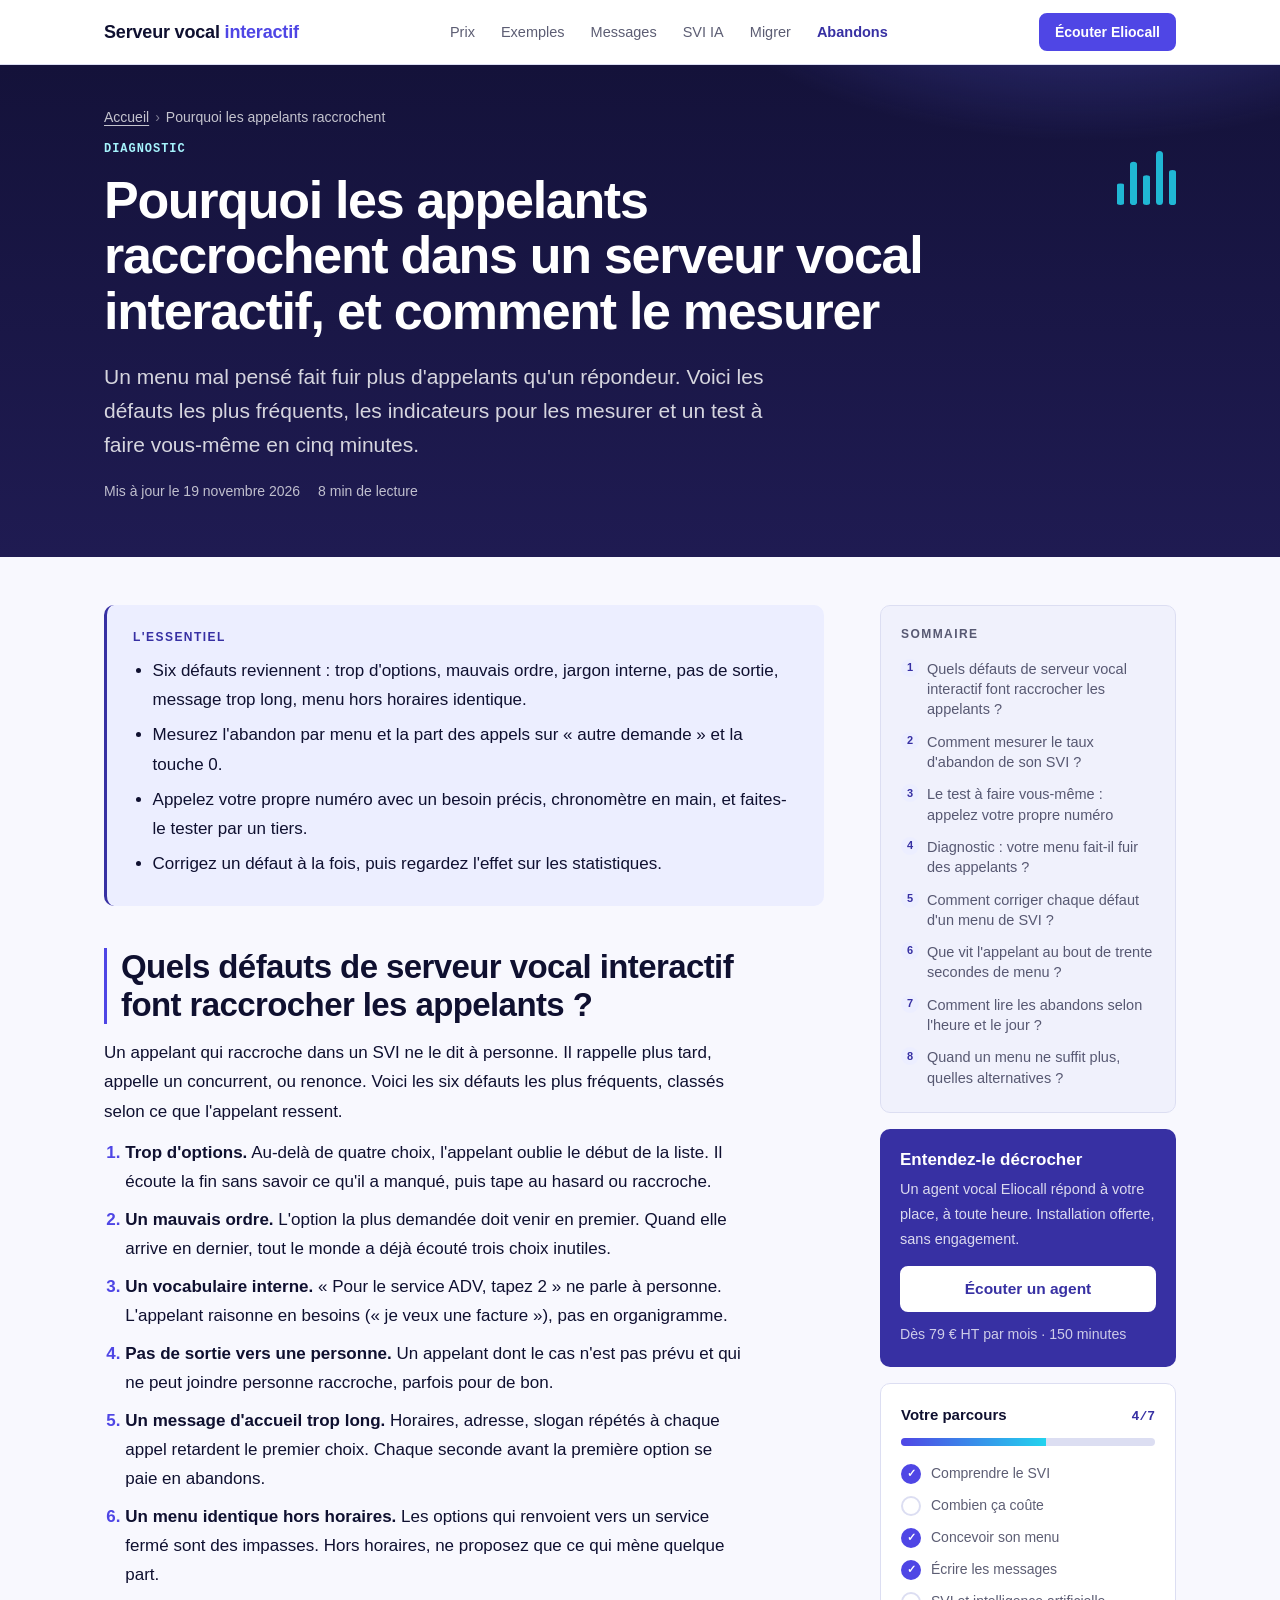
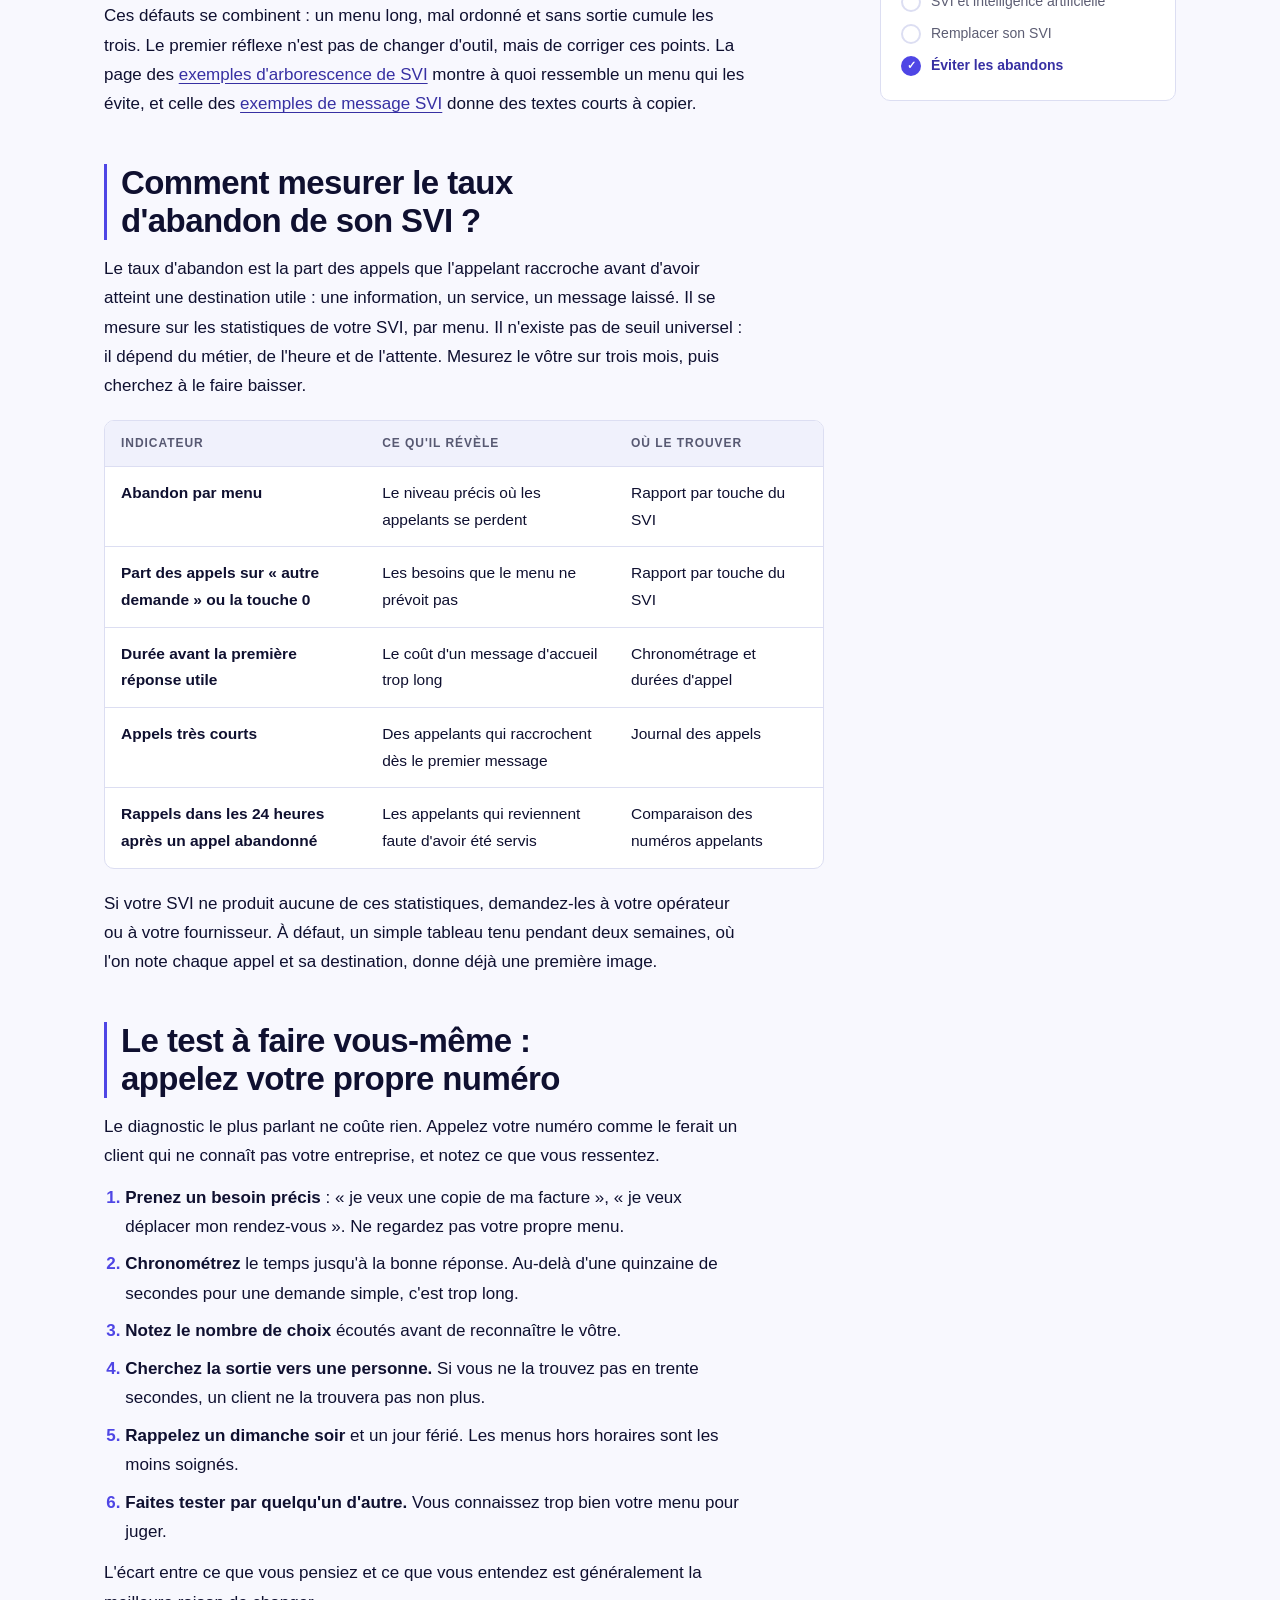
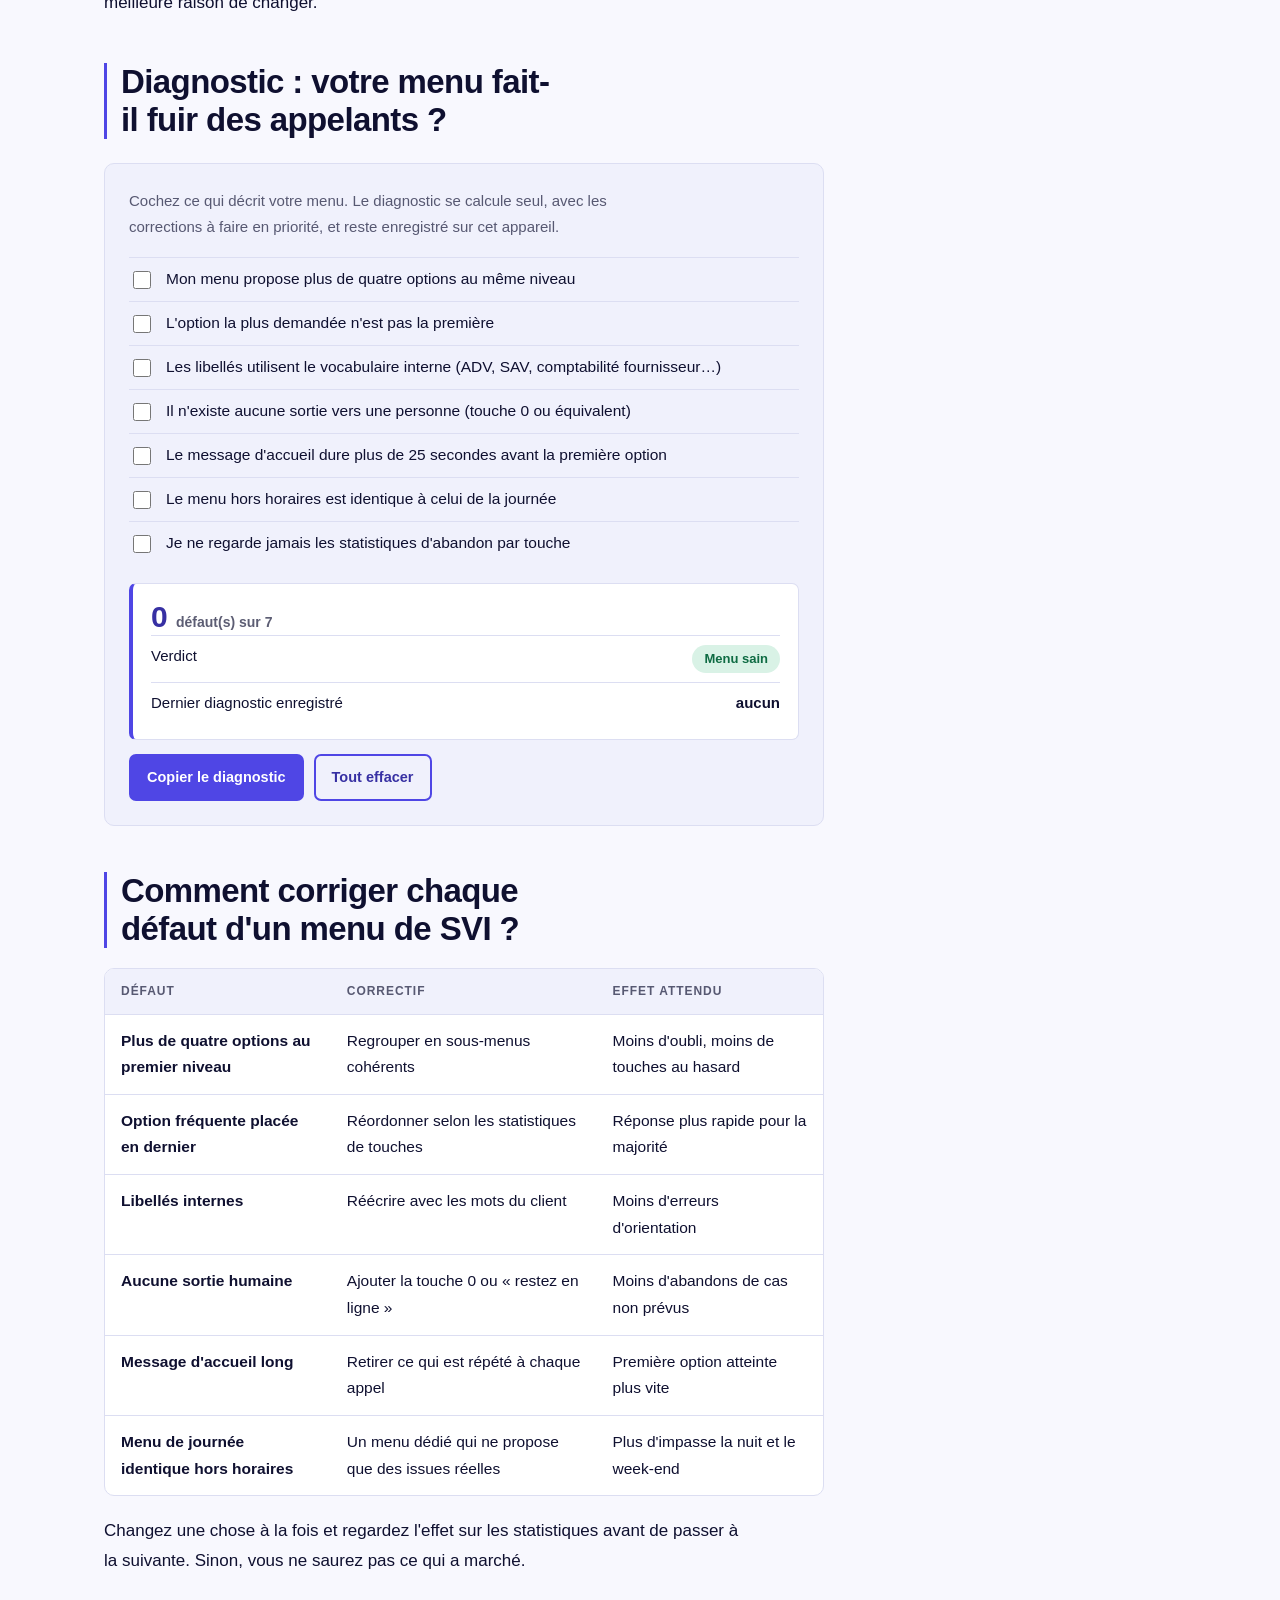
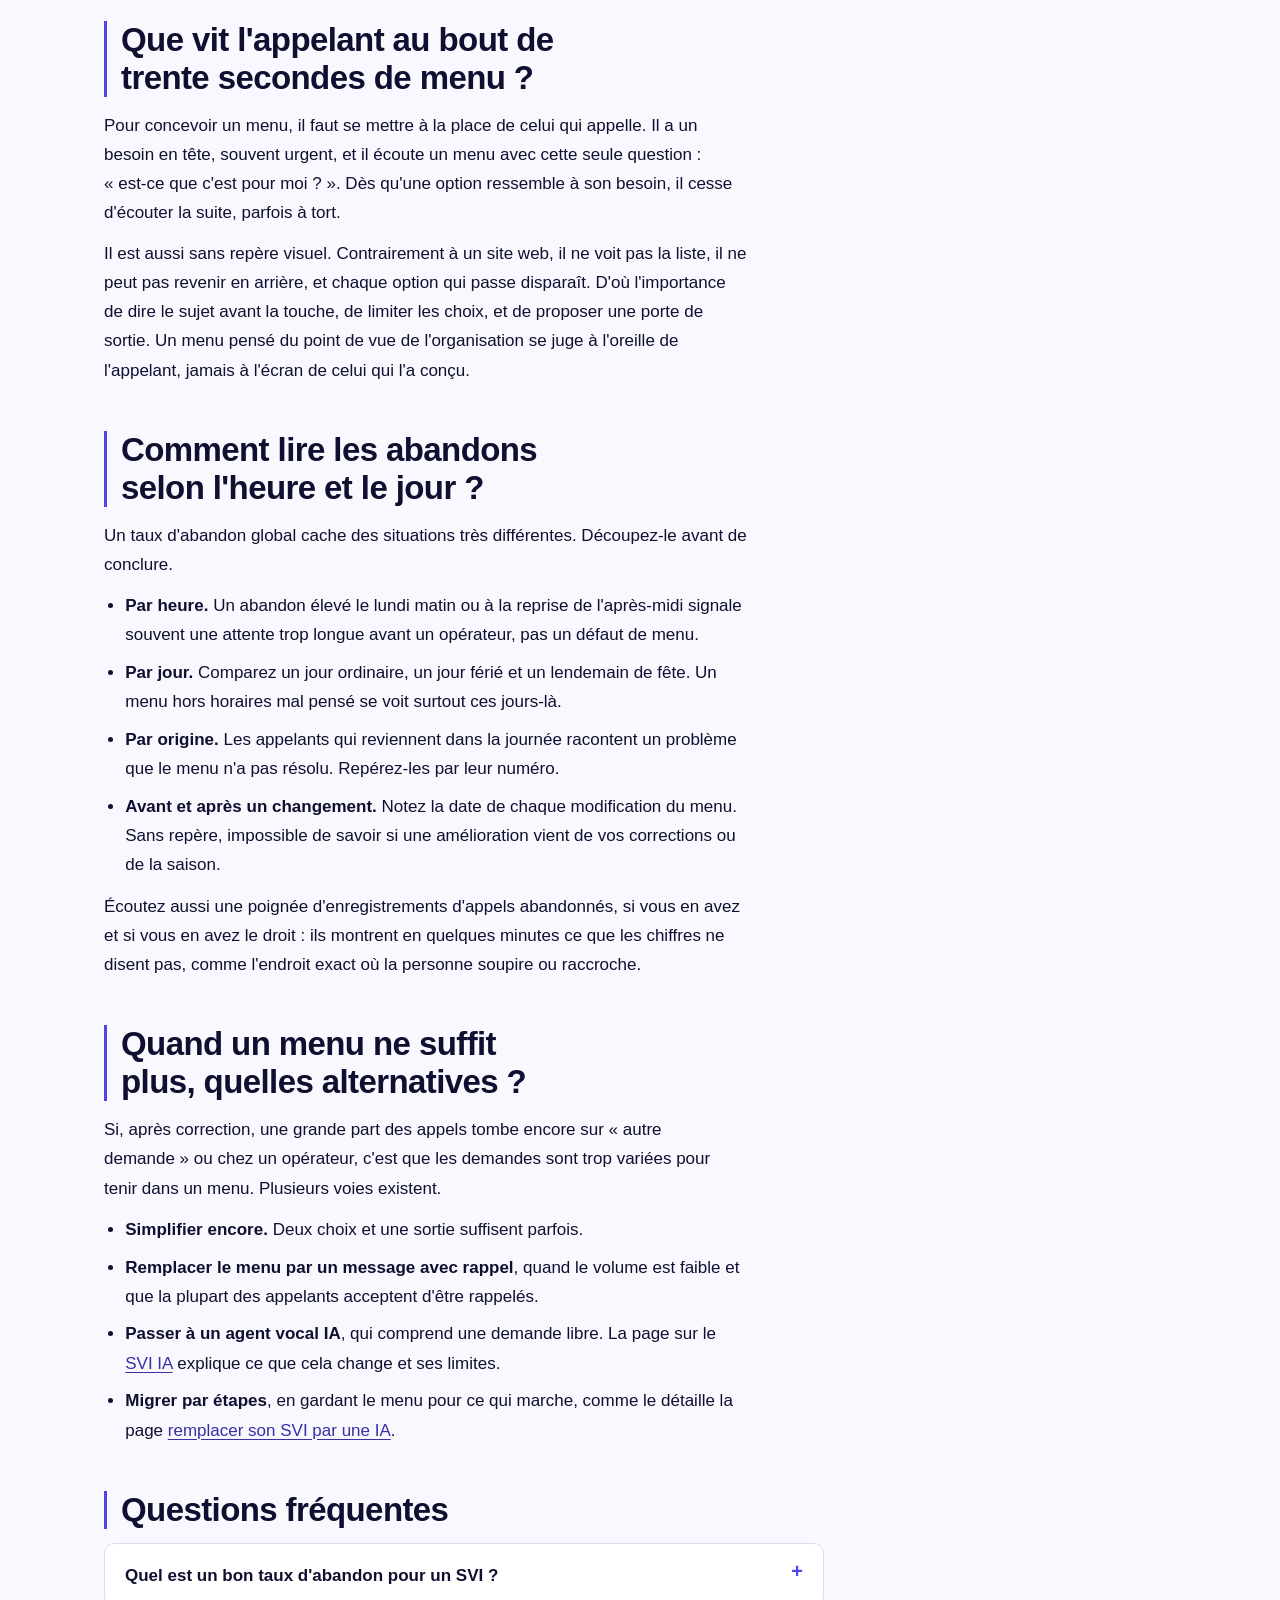
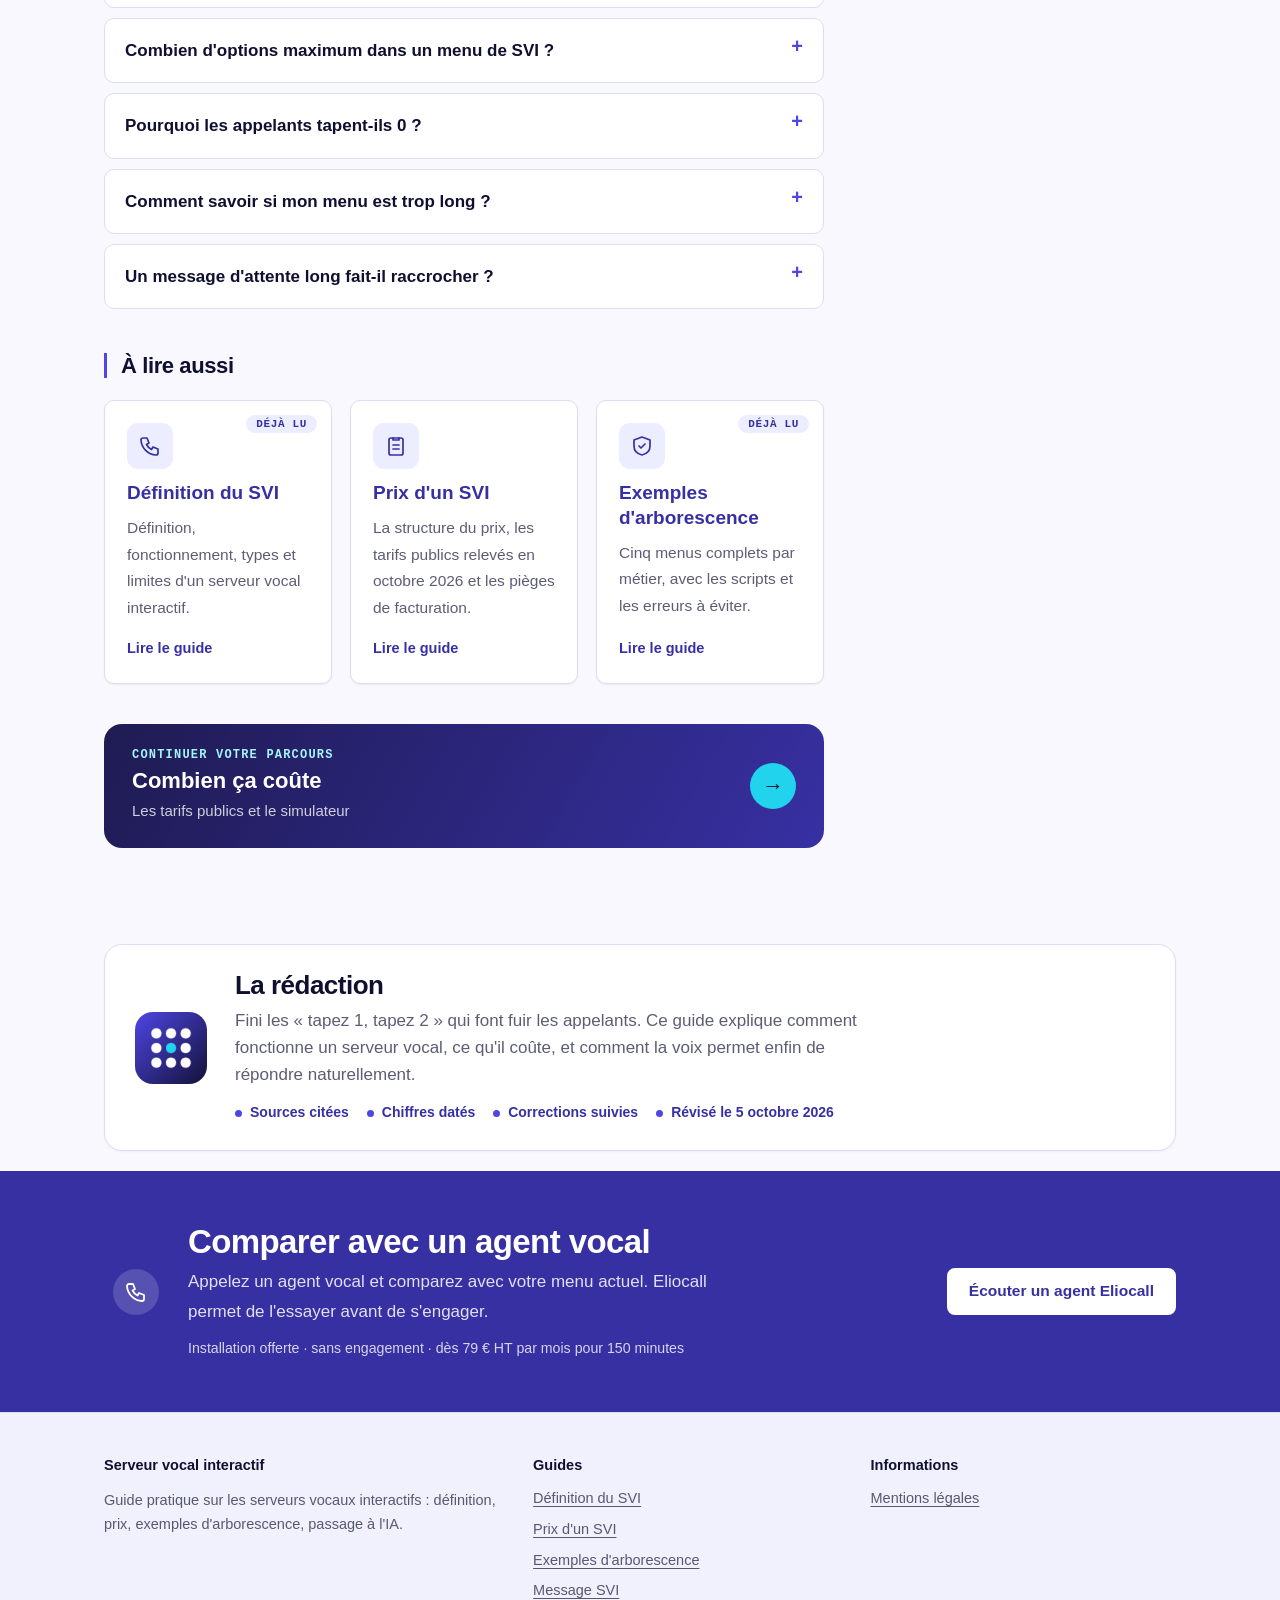
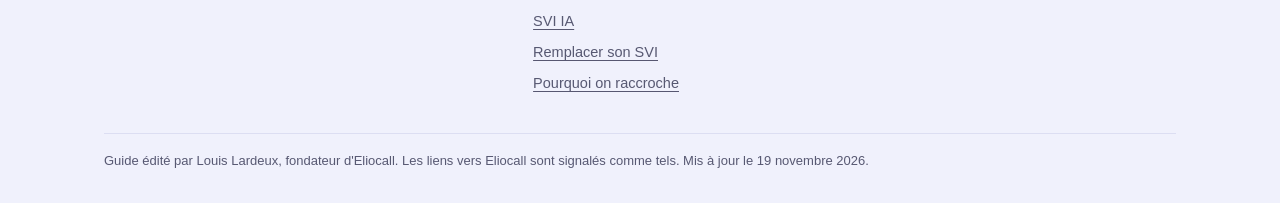
<file: pourquoi-les-appelants-raccrochent/index.html>
<!doctype html>
<html lang="fr">
<head>
<meta charset="utf-8">
<meta name="viewport" content="width=device-width, initial-scale=1">
<title>Pourquoi les appelants raccrochent dans un SVI</title>
<meta name="description" content="Six défauts d&#x27;un serveur vocal interactif font raccrocher les appelants. Les indicateurs pour mesurer l&#x27;abandon et un test à faire vous-même.">
<link rel="canonical" href="https://serveur-vocal-interactif.fr/pourquoi-les-appelants-raccrochent/">
<meta property="og:type" content="article">
<meta property="og:locale" content="fr_FR">
<meta property="og:site_name" content="Serveur vocal interactif">
<meta property="og:title" content="Pourquoi les appelants raccrochent dans un SVI">
<meta property="og:description" content="Six défauts d&#x27;un serveur vocal interactif font raccrocher les appelants. Les indicateurs pour mesurer l&#x27;abandon et un test à faire vous-même.">
<meta property="og:url" content="https://serveur-vocal-interactif.fr/pourquoi-les-appelants-raccrochent/">
<meta property="og:image" content="https://serveur-vocal-interactif.fr/og-image.png">
<meta property="og:image:width" content="1200">
<meta property="og:image:height" content="630">
<meta property="og:image:alt" content="Serveur vocal interactif">
<meta name="twitter:card" content="summary_large_image">
<meta name="twitter:image" content="https://serveur-vocal-interactif.fr/og-image.png">
<link rel="icon" href="/favicon.ico" sizes="48x48">
<link rel="icon" href="/favicon.svg" type="image/svg+xml">
<link rel="icon" href="/favicon-48.png" type="image/png" sizes="48x48">
<link rel="apple-touch-icon" href="/apple-touch-icon.png">
<meta name="theme-color" content="#4f46e5">

<meta http-equiv="Content-Security-Policy" content="default-src 'self'; script-src 'self' 'unsafe-inline'; style-src 'self' 'unsafe-inline'; img-src 'self' data:; base-uri 'self'; form-action 'none'">
<meta name="referrer" content="strict-origin-when-cross-origin">
<script type="application/ld+json">{"@context": "https://schema.org", "@graph": [{"@type": "BreadcrumbList", "itemListElement": [{"@type": "ListItem", "position": 1, "name": "Accueil", "item": "https://serveur-vocal-interactif.fr/"}, {"@type": "ListItem", "position": 2, "name": "Pourquoi les appelants raccrochent", "item": "https://serveur-vocal-interactif.fr/pourquoi-les-appelants-raccrochent/"}]}, {"@type": "Article", "headline": "Pourquoi les appelants raccrochent dans un serveur vocal interactif, et comment le mesurer", "description": "Six défauts d'un serveur vocal interactif font raccrocher les appelants. Les indicateurs pour mesurer l'abandon et un test à faire vous-même.", "inLanguage": "fr-FR", "datePublished": "2026-10-05", "dateModified": "2026-11-19", "mainEntityOfPage": "https://serveur-vocal-interactif.fr/pourquoi-les-appelants-raccrochent/", "author": {"@type": "Organization", "name": "Serveur vocal interactif", "url": "https://serveur-vocal-interactif.fr"}, "publisher": {"@type": "Organization", "name": "Serveur vocal interactif", "url": "https://serveur-vocal-interactif.fr"}}, {"@type": "FAQPage", "mainEntity": [{"@type": "Question", "name": "Quel est un bon taux d'abandon pour un SVI ?", "acceptedAnswer": {"@type": "Answer", "text": "Il n'existe pas de seuil universel : il dépend du métier, de l'heure et de l'attente. Mesurez le vôtre sur trois mois, menu par menu, puis cherchez la baisse. Le plus utile est de comparer vos menus entre eux."}}, {"@type": "Question", "name": "Combien d'options maximum dans un menu de SVI ?", "acceptedAnswer": {"@type": "Answer", "text": "Trois ou quatre au premier niveau, cinq au plus. Au-delà, l'appelant oublie le début de la liste. Regroupez le reste dans un sous-menu."}}, {"@type": "Question", "name": "Pourquoi les appelants tapent-ils 0 ?", "acceptedAnswer": {"@type": "Answer", "text": "Parce qu'ils ne trouvent pas leur cas dans le menu, ou parce qu'ils préfèrent parler à une personne. Une forte proportion sur la touche 0 montre que le menu ne correspond pas aux demandes."}}, {"@type": "Question", "name": "Comment savoir si mon menu est trop long ?", "acceptedAnswer": {"@type": "Answer", "text": "Chronométrez le temps jusqu'à la bonne réponse pour une demande simple, et comptez les options écoutées avant de reconnaître la vôtre. Plus de quinze secondes ou plus de quatre options sont de bons signaux d'alerte."}}, {"@type": "Question", "name": "Un message d'attente long fait-il raccrocher ?", "acceptedAnswer": {"@type": "Answer", "text": "Oui, surtout s'il répète des informations déjà données. Chaque seconde avant le premier choix augmente le risque d'abandon."}}]}]}</script>
<link rel="stylesheet" href="/style.css">
<script>(function(){var d=document.documentElement;if(window.matchMedia&&matchMedia("(prefers-reduced-motion: reduce)").matches)return;d.classList.add("s-js");setTimeout(function(){if(!window.__rvok)d.classList.add("s-show")},3500)})();</script>
</head>
<body>
<a class="s-skip" href="#contenu">Aller au contenu</a>
<div class="s-rdp" id="rdp" aria-hidden="true"><i></i></div>
<header class="s-top"><div class="s-wrap"><a class="s-brand" href="/">Serveur vocal <span>interactif</span></a><nav class="s-nav" aria-label="Navigation"><a href="/prix-serveur-vocal-interactif/">Prix</a><a href="/arborescence-svi-exemples/">Exemples</a><a href="/message-svi-exemples/">Messages</a><a href="/svi-ia-agent-vocal/">SVI IA</a><a href="/remplacer-son-svi/">Migrer</a><a href="/pourquoi-les-appelants-raccrochent/" class="s-cur">Abandons</a></nav><a class="s-btn s-small" href="https://eliocall.com/?utm_source=serveur-vocal-interactif&amp;utm_medium=guide&amp;utm_campaign=header" rel="nofollow sponsored noopener">Écouter Eliocall</a></div></header>
<main id="contenu">
<div class="s-page-head"><div class="s-wrap"><div class="s-eq" aria-hidden="true"><i></i><i></i><i></i><i></i><i></i></div><div class="s-crumbs"><a href="/">Accueil</a><i>›</i>Pourquoi les appelants raccrochent</div><div class="s-kicker">Diagnostic</div><h1>Pourquoi les appelants raccrochent dans un serveur vocal interactif, et comment le mesurer</h1><p class="s-lead">Un menu mal pensé fait fuir plus d'appelants qu'un répondeur. Voici les défauts les plus fréquents, les indicateurs pour les mesurer et un test à faire vous-même en cinq minutes.</p><div class="s-meta"><span>Mis à jour le 19 novembre 2026</span><span>8 min de lecture</span></div></div></div>
<div class="s-wrap s-layout"><article class="s-doc"><div class="s-summary"><b>L'essentiel</b><ul><li>Six défauts reviennent&nbsp;: trop d'options, mauvais ordre, jargon interne, pas de sortie, message trop long, menu hors horaires identique.</li><li>Mesurez l'abandon par menu et la part des appels sur «&nbsp;autre demande&nbsp;» et la touche 0.</li><li>Appelez votre propre numéro avec un besoin précis, chronomètre en main, et faites-le tester par un tiers.</li><li>Corrigez un défaut à la fois, puis regardez l'effet sur les statistiques.</li></ul></div><section id="quels-defauts-de-serveur-vocal-interactif-font-r" class="s-rv"><h2>Quels défauts de serveur vocal interactif font raccrocher les appelants&nbsp;?</h2>
<p>Un appelant qui raccroche dans un SVI ne le dit à personne. Il rappelle plus tard, appelle un concurrent, ou renonce. Voici les six défauts les plus fréquents, classés selon ce que l'appelant ressent.</p>
<ol class="s-rules">
 <li><strong>Trop d'options.</strong> Au-delà de quatre choix, l'appelant oublie le début de la liste. Il écoute la fin sans savoir ce qu'il a manqué, puis tape au hasard ou raccroche.</li>
 <li><strong>Un mauvais ordre.</strong> L'option la plus demandée doit venir en premier. Quand elle arrive en dernier, tout le monde a déjà écouté trois choix inutiles.</li>
 <li><strong>Un vocabulaire interne.</strong> «&nbsp;Pour le service ADV, tapez 2&nbsp;» ne parle à personne. L'appelant raisonne en besoins («&nbsp;je veux une facture&nbsp;»), pas en organigramme.</li>
 <li><strong>Pas de sortie vers une personne.</strong> Un appelant dont le cas n'est pas prévu et qui ne peut joindre personne raccroche, parfois pour de bon.</li>
 <li><strong>Un message d'accueil trop long.</strong> Horaires, adresse, slogan répétés à chaque appel retardent le premier choix. Chaque seconde avant la première option se paie en abandons.</li>
 <li><strong>Un menu identique hors horaires.</strong> Les options qui renvoient vers un service fermé sont des impasses. Hors horaires, ne proposez que ce qui mène quelque part.</li>
</ol>
<p>Ces défauts se combinent&nbsp;: un menu long, mal ordonné et sans sortie cumule les trois. Le premier réflexe n'est pas de changer d'outil, mais de corriger ces points. La page des <a href="/arborescence-svi-exemples/">exemples d'arborescence de SVI</a> montre à quoi ressemble un menu qui les évite, et celle des <a href="/message-svi-exemples/">exemples de message SVI</a> donne des textes courts à copier.</p>
</section><section id="comment-mesurer-le-taux-d-abandon-de-son-svi" class="s-rv"><h2>Comment mesurer le taux d'abandon de son SVI&nbsp;?</h2>
<p>Le taux d'abandon est la part des appels que l'appelant raccroche avant d'avoir atteint une destination utile&nbsp;: une information, un service, un message laissé. Il se mesure sur les statistiques de votre SVI, par menu. Il n'existe pas de seuil universel&nbsp;: il dépend du métier, de l'heure et de l'attente. Mesurez le vôtre sur trois mois, puis cherchez à le faire baisser.</p>
<div class="s-tablewrap"><table><tr><th>Indicateur</th><th>Ce qu'il révèle</th><th>Où le trouver</th></tr><tr><td>Abandon par menu</td><td>Le niveau précis où les appelants se perdent</td><td>Rapport par touche du SVI</td></tr><tr><td>Part des appels sur «&nbsp;autre demande&nbsp;» ou la touche 0</td><td>Les besoins que le menu ne prévoit pas</td><td>Rapport par touche du SVI</td></tr><tr><td>Durée avant la première réponse utile</td><td>Le coût d'un message d'accueil trop long</td><td>Chronométrage et durées d'appel</td></tr><tr><td>Appels très courts</td><td>Des appelants qui raccrochent dès le premier message</td><td>Journal des appels</td></tr><tr><td>Rappels dans les 24 heures après un appel abandonné</td><td>Les appelants qui reviennent faute d'avoir été servis</td><td>Comparaison des numéros appelants</td></tr></table></div>
<p>Si votre SVI ne produit aucune de ces statistiques, demandez-les à votre opérateur ou à votre fournisseur. À défaut, un simple tableau tenu pendant deux semaines, où l'on note chaque appel et sa destination, donne déjà une première image.</p>
</section><section id="le-test-a-faire-vous-meme-appelez-votre-propre-n" class="s-rv"><h2>Le test à faire vous-même&nbsp;: appelez votre propre numéro</h2>
<p>Le diagnostic le plus parlant ne coûte rien. Appelez votre numéro comme le ferait un client qui ne connaît pas votre entreprise, et notez ce que vous ressentez.</p>
<ol class="s-rules">
 <li><strong>Prenez un besoin précis</strong>&nbsp;: «&nbsp;je veux une copie de ma facture&nbsp;», «&nbsp;je veux déplacer mon rendez-vous&nbsp;». Ne regardez pas votre propre menu.</li>
 <li><strong>Chronométrez</strong> le temps jusqu'à la bonne réponse. Au-delà d'une quinzaine de secondes pour une demande simple, c'est trop long.</li>
 <li><strong>Notez le nombre de choix</strong> écoutés avant de reconnaître le vôtre.</li>
 <li><strong>Cherchez la sortie vers une personne.</strong> Si vous ne la trouvez pas en trente secondes, un client ne la trouvera pas non plus.</li>
 <li><strong>Rappelez un dimanche soir</strong> et un jour férié. Les menus hors horaires sont les moins soignés.</li>
 <li><strong>Faites tester par quelqu'un d'autre.</strong> Vous connaissez trop bien votre menu pour juger.</li>
</ol>
<p>L'écart entre ce que vous pensiez et ce que vous entendez est généralement la meilleure raison de changer.</p>
</section><section id="diagnostic-menu" class="s-rv"><h2>Diagnostic&nbsp;: votre menu fait-il fuir des appelants&nbsp;?</h2><div class="s-tool" id="tl-dq"><p class="s-tl">Cochez ce qui décrit votre menu. Le diagnostic se calcule seul, avec les corrections à faire en priorité, et reste enregistré sur cet appareil.</p><ul class="s-chk"><li><input type="checkbox" id="tl-dq-0"><label for="tl-dq-0">Mon menu propose plus de quatre options au même niveau</label></li><li><input type="checkbox" id="tl-dq-1"><label for="tl-dq-1">L'option la plus demandée n'est pas la première</label></li><li><input type="checkbox" id="tl-dq-2"><label for="tl-dq-2">Les libellés utilisent le vocabulaire interne (ADV, SAV, comptabilité fournisseur…)</label></li><li><input type="checkbox" id="tl-dq-3"><label for="tl-dq-3">Il n'existe aucune sortie vers une personne (touche 0 ou équivalent)</label></li><li><input type="checkbox" id="tl-dq-4"><label for="tl-dq-4">Le message d'accueil dure plus de 25 secondes avant la première option</label></li><li><input type="checkbox" id="tl-dq-5"><label for="tl-dq-5">Le menu hors horaires est identique à celui de la journée</label></li><li><input type="checkbox" id="tl-dq-6"><label for="tl-dq-6">Je ne regarde jamais les statistiques d'abandon par touche</label></li></ul><div class="s-res" aria-live="polite"><div class="s-big"><span id="tl-dq-n">0</span> <small>défaut(s) sur 7</small></div><div class="s-row"><span>Verdict</span><b><span class="s-verdict" id="tl-dq-v" data-v="ok">Menu sain</span></b></div><div class="s-row"><span>Dernier diagnostic enregistré</span><b id="tl-dq-d">aucun</b></div></div><div id="tl-dq-fixbox" hidden style="margin-top:14px"><strong>À corriger en priorité</strong><ul class="s-clean" id="tl-dq-fix"></ul></div><div id="tl-dq-cta" hidden style="margin-top:14px;background:#fff;border:1px solid var(--line);border-left:4px solid var(--acc2);border-radius:12px;padding:14px 18px"><strong>Réparer un menu, ou le remplacer par la voix&nbsp;?</strong><p style="margin:.4em 0 .6em;font-size:15px">Au-delà de deux défauts, beaucoup d'entreprises préfèrent laisser parler l'appelant plutôt que retoucher les touches.</p><a href="/remplacer-son-svi/" style="font-weight:800;margin-right:16px">Voir la méthode de remplacement</a><a href="https://eliocall.com/?utm_source=serveur-vocal-interactif&utm_medium=guide&utm_campaign=ecouter#hero-form" rel="nofollow sponsored noopener" style="font-weight:800">Écouter un agent vocal Eliocall</a></div><div class="s-tbtns"><button type="button" id="tl-dq-cp">Copier le diagnostic</button><button type="button" id="tl-dq-rs" class="s-ghost">Tout effacer</button></div><noscript><p class="s-note">Cet outil demande JavaScript.</p></noscript></div><script>(function(){var $=function(i){return document.getElementById(i)},K="svi-quiz-v1",N=7,FIX=["Regroupez en sous-menus cohérents : quatre options au maximum par niveau.", "Réordonnez selon les statistiques de touches : la demande la plus fréquente en premier.", "Réécrivez les libellés avec les mots du client, pas ceux de l'organigramme.", "Ajoutez une sortie vers une personne, au moins pendant la transition.", "Raccourcissez le message d'accueil : la première option doit arriver vite.", "Adaptez le menu hors horaires : ne proposez pas des services fermés.", "Relevez les statistiques d'abandon par touche sur trois mois."],DEF=["Mon menu propose plus de quatre options au même niveau", "L'option la plus demandée n'est pas la première", "Les libellés utilisent le vocabulaire interne (ADV, SAV, comptabilité fournisseur…)", "Il n'existe aucune sortie vers une personne (touche 0 ou équivalent)", "Le message d'accueil dure plus de 25 secondes avant la première option", "Le menu hors horaires est identique à celui de la journée", "Je ne regarde jamais les statistiques d'abandon par touche"];var bx=[].slice.call(document.querySelectorAll("#tl-dq input[type=checkbox]"));function copy(t,b){var ok=function(){var o=b.getAttribute("data-l")||b.textContent;b.setAttribute("data-l",o);b.textContent="Copié";setTimeout(function(){b.textContent=o},1500)};if(navigator.clipboard&&navigator.clipboard.writeText){navigator.clipboard.writeText(t).then(ok,function(){})}}
function run(save){var c=bx.filter(function(b){return b.checked}),k=c.length,v=$("tl-dq-v");$("tl-dq-n").textContent=k;
if(k<=1){v.textContent=k===0?"Menu sain":"Menu plutôt sain";v.dataset.v="ok"}else if(k<=3){v.textContent="À corriger";v.dataset.v="mid"}else{v.textContent="Il fait probablement fuir des appelants";v.dataset.v="bad"}
var fx=$("tl-dq-fix");fx.innerHTML="";bx.forEach(function(b,i){if(b.checked){var li=document.createElement("li");li.textContent=FIX[i];fx.appendChild(li)}});$("tl-dq-fixbox").hidden=k===0;$("tl-dq-cta").hidden=k<2;
if(save){var d=new Date().toLocaleDateString("fr-FR");$("tl-dq-d").textContent=k+" défaut(s), le "+d;try{localStorage.setItem(K,JSON.stringify({c:bx.map(function(b){return b.checked}),d:d}))}catch(e){}}}
try{var s=JSON.parse(localStorage.getItem(K)||"null");if(s){bx.forEach(function(b,i){b.checked=!!s.c[i]});run(false);$("tl-dq-d").textContent=bx.filter(function(b){return b.checked}).length+" défaut(s), le "+s.d}else run(false)}catch(e){run(false)}
bx.forEach(function(b){b.addEventListener("change",function(){run(true)})});
$("tl-dq-rs").addEventListener("click",function(){bx.forEach(function(b){b.checked=false});try{localStorage.removeItem(K)}catch(e){}run(false);$("tl-dq-d").textContent="aucun"});
$("tl-dq-cp").addEventListener("click",function(){var c=bx.map(function(b,i){return b.checked?"- "+DEF[i]+" : "+FIX[i]:null}).filter(Boolean);copy("Diagnostic de mon menu de SVI : "+c.length+" défaut(s) sur "+N+".\n"+(c.length?c.join("\n"):"Aucun défaut relevé."),this)});
})();</script></section><section id="comment-corriger-chaque-defaut-d-un-menu-de-svi" class="s-rv"><h2>Comment corriger chaque défaut d'un menu de SVI&nbsp;?</h2>
<div class="s-tablewrap"><table><tr><th>Défaut</th><th>Correctif</th><th>Effet attendu</th></tr><tr><td>Plus de quatre options au premier niveau</td><td>Regrouper en sous-menus cohérents</td><td>Moins d'oubli, moins de touches au hasard</td></tr><tr><td>Option fréquente placée en dernier</td><td>Réordonner selon les statistiques de touches</td><td>Réponse plus rapide pour la majorité</td></tr><tr><td>Libellés internes</td><td>Réécrire avec les mots du client</td><td>Moins d'erreurs d'orientation</td></tr><tr><td>Aucune sortie humaine</td><td>Ajouter la touche 0 ou «&nbsp;restez en ligne&nbsp;»</td><td>Moins d'abandons de cas non prévus</td></tr><tr><td>Message d'accueil long</td><td>Retirer ce qui est répété à chaque appel</td><td>Première option atteinte plus vite</td></tr><tr><td>Menu de journée identique hors horaires</td><td>Un menu dédié qui ne propose que des issues réelles</td><td>Plus d'impasse la nuit et le week-end</td></tr></table></div>
<p>Changez une chose à la fois et regardez l'effet sur les statistiques avant de passer à la suivante. Sinon, vous ne saurez pas ce qui a marché.</p>
</section><section id="que-vit-l-appelant-au-bout-de-trente-secondes-de" class="s-rv"><h2>Que vit l'appelant au bout de trente secondes de menu&nbsp;?</h2>
<p>Pour concevoir un menu, il faut se mettre à la place de celui qui appelle. Il a un besoin en tête, souvent urgent, et il écoute un menu avec cette seule question&nbsp;: «&nbsp;est-ce que c'est pour moi&nbsp;?&nbsp;». Dès qu'une option ressemble à son besoin, il cesse d'écouter la suite, parfois à tort.</p>
<p>Il est aussi sans repère visuel. Contrairement à un site web, il ne voit pas la liste, il ne peut pas revenir en arrière, et chaque option qui passe disparaît. D'où l'importance de dire le sujet avant la touche, de limiter les choix, et de proposer une porte de sortie. Un menu pensé du point de vue de l'organisation se juge à l'oreille de l'appelant, jamais à l'écran de celui qui l'a conçu.</p>
</section><section id="comment-lire-les-abandons-selon-l-heure-et-le-jo" class="s-rv"><h2>Comment lire les abandons selon l'heure et le jour&nbsp;?</h2>
<p>Un taux d'abandon global cache des situations très différentes. Découpez-le avant de conclure.</p>
<ul class="s-clean">
 <li><strong>Par heure.</strong> Un abandon élevé le lundi matin ou à la reprise de l'après-midi signale souvent une attente trop longue avant un opérateur, pas un défaut de menu.</li>
 <li><strong>Par jour.</strong> Comparez un jour ordinaire, un jour férié et un lendemain de fête. Un menu hors horaires mal pensé se voit surtout ces jours-là.</li>
 <li><strong>Par origine.</strong> Les appelants qui reviennent dans la journée racontent un problème que le menu n'a pas résolu. Repérez-les par leur numéro.</li>
 <li><strong>Avant et après un changement.</strong> Notez la date de chaque modification du menu. Sans repère, impossible de savoir si une amélioration vient de vos corrections ou de la saison.</li>
</ul>
<p>Écoutez aussi une poignée d'enregistrements d'appels abandonnés, si vous en avez et si vous en avez le droit&nbsp;: ils montrent en quelques minutes ce que les chiffres ne disent pas, comme l'endroit exact où la personne soupire ou raccroche.</p>
</section><section id="quand-un-menu-ne-suffit-plus-quelles-alternative" class="s-rv"><h2>Quand un menu ne suffit plus, quelles alternatives&nbsp;?</h2>
<p>Si, après correction, une grande part des appels tombe encore sur «&nbsp;autre demande&nbsp;» ou chez un opérateur, c'est que les demandes sont trop variées pour tenir dans un menu. Plusieurs voies existent.</p>
<ul class="s-clean">
 <li><strong>Simplifier encore.</strong> Deux choix et une sortie suffisent parfois.</li>
 <li><strong>Remplacer le menu par un message avec rappel</strong>, quand le volume est faible et que la plupart des appelants acceptent d'être rappelés.</li>
 <li><strong>Passer à un agent vocal IA</strong>, qui comprend une demande libre. La page sur le <a href="/svi-ia-agent-vocal/">SVI IA</a> explique ce que cela change et ses limites.</li>
 <li><strong>Migrer par étapes</strong>, en gardant le menu pour ce qui marche, comme le détaille la page <a href="/remplacer-son-svi/">remplacer son SVI par une IA</a>.</li>
</ul>
</section><section id="questions" class="s-rv"><h2>Questions fréquentes</h2><details><summary>Quel est un bon taux d'abandon pour un SVI&nbsp;?</summary><p>Il n'existe pas de seuil universel&nbsp;: il dépend du métier, de l'heure et de l'attente. Mesurez le vôtre sur trois mois, menu par menu, puis cherchez la baisse. Le plus utile est de comparer vos menus entre eux.</p></details><details><summary>Combien d'options maximum dans un menu de SVI&nbsp;?</summary><p>Trois ou quatre au premier niveau, cinq au plus. Au-delà, l'appelant oublie le début de la liste. Regroupez le reste dans un sous-menu.</p></details><details><summary>Pourquoi les appelants tapent-ils 0&nbsp;?</summary><p>Parce qu'ils ne trouvent pas leur cas dans le menu, ou parce qu'ils préfèrent parler à une personne. Une forte proportion sur la touche 0 montre que le menu ne correspond pas aux demandes.</p></details><details><summary>Comment savoir si mon menu est trop long&nbsp;?</summary><p>Chronométrez le temps jusqu'à la bonne réponse pour une demande simple, et comptez les options écoutées avant de reconnaître la vôtre. Plus de quinze secondes ou plus de quatre options sont de bons signaux d'alerte.</p></details><details><summary>Un message d'attente long fait-il raccrocher&nbsp;?</summary><p>Oui, surtout s'il répète des informations déjà données. Chaque seconde avant le premier choix augmente le risque d'abandon.</p></details></section><div class="s-related"><h2>À lire aussi</h2><div class="s-cards s-cols3"><a class="s-card" href="/"><span class="s-ico" aria-hidden="true"><svg viewBox="0 0 24 24" width="24" height="24" fill="none" stroke="currentColor" stroke-width="1.7" stroke-linecap="round" stroke-linejoin="round"><path d="M5 4h4l2 5-2.5 1.5a11 11 0 0 0 5 5L15 13l5 2v4a2 2 0 0 1-2 2A16 16 0 0 1 3 6a2 2 0 0 1 2-2z"/></svg></span><h3>Définition du SVI</h3><p>Définition, fonctionnement, types et limites d'un serveur vocal interactif.</p><span class="s-more">Lire le guide</span></a><a class="s-card" href="/prix-serveur-vocal-interactif/"><span class="s-ico" aria-hidden="true"><svg viewBox="0 0 24 24" width="24" height="24" fill="none" stroke="currentColor" stroke-width="1.7" stroke-linecap="round" stroke-linejoin="round"><rect x="5" y="4" width="14" height="17" rx="2"/><path d="M9 4v2h6V4M9 11h6M9 15h6"/></svg></span><h3>Prix d'un SVI</h3><p>La structure du prix, les tarifs publics relevés en octobre 2026 et les pièges de facturation.</p><span class="s-more">Lire le guide</span></a><a class="s-card" href="/arborescence-svi-exemples/"><span class="s-ico" aria-hidden="true"><svg viewBox="0 0 24 24" width="24" height="24" fill="none" stroke="currentColor" stroke-width="1.7" stroke-linecap="round" stroke-linejoin="round"><path d="M12 3l8 3v6c0 5-3.5 8-8 9-4.5-1-8-4-8-9V6z"/><path d="M9 12l2 2 4-4"/></svg></span><h3>Exemples d'arborescence</h3><p>Cinq menus complets par métier, avec les scripts et les erreurs à éviter.</p><span class="s-more">Lire le guide</span></a></div></div><div id="nx-box" hidden></div></article><aside class="s-side"><nav class="s-toc" aria-label="Sommaire"><b>Sommaire</b><ol><li><a href="#quels-defauts-de-serveur-vocal-interactif-font-r">Quels défauts de serveur vocal interactif font raccrocher les appelants&nbsp;?</a></li><li><a href="#comment-mesurer-le-taux-d-abandon-de-son-svi">Comment mesurer le taux d'abandon de son SVI&nbsp;?</a></li><li><a href="#le-test-a-faire-vous-meme-appelez-votre-propre-n">Le test à faire vous-même&nbsp;: appelez votre propre numéro</a></li><li><a href="#diagnostic-menu">Diagnostic&nbsp;: votre menu fait-il fuir des appelants&nbsp;?</a></li><li><a href="#comment-corriger-chaque-defaut-d-un-menu-de-svi">Comment corriger chaque défaut d'un menu de SVI&nbsp;?</a></li><li><a href="#que-vit-l-appelant-au-bout-de-trente-secondes-de">Que vit l'appelant au bout de trente secondes de menu&nbsp;?</a></li><li><a href="#comment-lire-les-abandons-selon-l-heure-et-le-jo">Comment lire les abandons selon l'heure et le jour&nbsp;?</a></li><li><a href="#quand-un-menu-ne-suffit-plus-quelles-alternative">Quand un menu ne suffit plus, quelles alternatives&nbsp;?</a></li></ol></nav><div class="s-sidecta"><b>Entendez-le décrocher</b><p>Un agent vocal Eliocall répond à votre place, à toute heure. Installation offerte, sans engagement.</p><a class="s-btn" href="https://eliocall.com/?utm_source=serveur-vocal-interactif&utm_medium=guide&utm_campaign=ecouter#hero-form" rel="nofollow sponsored noopener">Écouter un agent</a><small style="display:block;margin-top:10px;opacity:.75">Dès 79 € HT par mois · 150 minutes</small></div><div id="jr-box" hidden></div></aside></div>
<section class="s-rdn" id="redaction"><div class="s-wrap"><div class="s-rdc"><img class="s-rdm" src="/icon-192.png" alt="Logo de la rédaction" width="72" height="72" loading="lazy" decoding="async"><div><h2>La rédaction</h2><p>Fini les «&nbsp;tapez 1, tapez 2&nbsp;» qui font fuir les appelants. Ce guide explique comment fonctionne un serveur vocal, ce qu'il coûte, et comment la voix permet enfin de répondre naturellement.</p><ul><li>Sources citées</li><li>Chiffres datés</li><li>Corrections suivies</li><li>Révisé le 5 octobre 2026</li></ul></div></div></div></section>
<div class="s-band"><div class="s-wrap"><div><div class="s-rg" aria-hidden="true"><span></span><span></span><span></span><b><svg viewBox="0 0 24 24" width="24" height="24" fill="none" stroke="#fff" stroke-width="1.8" stroke-linecap="round" stroke-linejoin="round"><path d="M5 4h4l2 5-2.5 1.5a11 11 0 0 0 5 5L15 13l5 2v4a2 2 0 0 1-2 2A16 16 0 0 1 3 6a2 2 0 0 1 2-2z"/></svg></b></div><div><h2>Comparer avec un agent vocal</h2><p>Appelez un agent vocal et comparez avec votre menu actuel. Eliocall permet de l'essayer avant de s'engager.</p><small style="display:block;margin-top:10px;opacity:.8">Installation offerte · sans engagement · dès 79 € HT par mois pour 150 minutes</small></div></div><a class="s-btn" href="https://eliocall.com/?utm_source=serveur-vocal-interactif&amp;utm_medium=guide&amp;utm_campaign=svi-abandon" rel="nofollow sponsored noopener">Écouter un agent Eliocall</a></div></div>
</main>
<footer class="s-foot"><div class="s-wrap"><div><b>Serveur vocal <span>interactif</span></b><p>Guide pratique sur les serveurs vocaux interactifs&nbsp;: définition, prix, exemples d'arborescence, passage à l'IA.</p></div><div><b>Guides</b><ul><li><a href="/">Définition du SVI</a></li><li><a href="/prix-serveur-vocal-interactif/">Prix d'un SVI</a></li><li><a href="/arborescence-svi-exemples/">Exemples d'arborescence</a></li><li><a href="/message-svi-exemples/">Message SVI</a></li><li><a href="/svi-ia-agent-vocal/">SVI IA</a></li><li><a href="/remplacer-son-svi/">Remplacer son SVI</a></li><li><a href="/pourquoi-les-appelants-raccrochent/">Pourquoi on raccroche</a></li></ul></div><div><b>Informations</b><ul><li><a href="/mentions-legales/">Mentions légales</a></li></ul></div><div class="s-small">Guide édité par Louis Lardeux, fondateur d'Eliocall. Les liens vers Eliocall sont signalés comme tels. Mis à jour le 19 novembre 2026.</div></div></footer>
<script>(function(){var P="s-",d=document;if(window.matchMedia&&matchMedia("(prefers-reduced-motion: reduce)").matches)return;window.__rvok=1;
var rd=d.getElementById("rdp"),bar=rd&&rd.firstElementChild,top=d.querySelector("."+P+"top"),tk=false;
function onS(){tk=false;var h=d.documentElement,max=h.scrollHeight-h.clientHeight,y=window.pageYOffset||h.scrollTop;if(bar&&max>0)bar.style.transform="scaleX("+Math.min(1,y/max)+")";if(top){if(y>8)top.classList.add(P+"sc");else top.classList.remove(P+"sc")}}
window.addEventListener("scroll",function(){if(!tk){tk=true;requestAnimationFrame(onS)}},{passive:true});onS();
var ap=[].slice.call(d.querySelectorAll("[data-ap]"));if("IntersectionObserver" in window){var ao=new IntersectionObserver(function(es){es.forEach(function(e){if(e.isIntersecting)e.target.removeAttribute("data-off");else e.target.setAttribute("data-off","1")})},{rootMargin:"80px"});ap.forEach(function(el){ao.observe(el)})}
var rv=[].slice.call(d.querySelectorAll("."+P+"rv"));
if("IntersectionObserver" in window){var io=new IntersectionObserver(function(es){es.forEach(function(e){if(e.isIntersecting){e.target.classList.add(P+"in");io.unobserve(e.target)}})},{threshold:.06,rootMargin:"0px 0px -5% 0px"});rv.forEach(function(el){io.observe(el)})}else{rv.forEach(function(el){el.classList.add(P+"in")})}
var links=[].slice.call(d.querySelectorAll("."+P+"toc a")),map={};links.forEach(function(a){map[a.getAttribute("href").slice(1)]=a});
if("IntersectionObserver" in window&&links.length){var so=new IntersectionObserver(function(es){es.forEach(function(e){if(e.isIntersecting){links.forEach(function(a){a.classList.remove(P+"act")});var a=map[e.target.id];if(a)a.classList.add(P+"act")}})},{rootMargin:"-18% 0px -70% 0px"});[].slice.call(d.querySelectorAll("."+P+"doc section[id]")).forEach(function(x){so.observe(x)})}
})();</script>

<div id="stk" role="complementary" aria-label="Écouter un agent vocal"><a href="https://eliocall.com/?utm_source=serveur-vocal-interactif&utm_medium=guide&utm_campaign=ecouter#hero-form" rel="nofollow sponsored noopener"><span class="s-w" aria-hidden="true"><i></i><i></i><i></i><i></i></span><span><b>Entendre un agent vocal Eliocall</b><small>Démonstration sur eliocall.com</small></span></a><button type="button" id="stk-x" aria-label="Masquer">×</button></div>
<script>(function(){
var $=function(i){return document.getElementById(i)},KS="svi-seen-v1",KR="svi-last-v1",CUR=location.pathname.replace(/index\.html$/,""),J=[["/", "Comprendre le SVI", "Définition et fonctionnement"], ["/prix-serveur-vocal-interactif/", "Combien ça coûte", "Les tarifs publics et le simulateur"], ["/arborescence-svi-exemples/", "Concevoir son menu", "Cinq arborescences prêtes à adapter"], ["/message-svi-exemples/", "Écrire les messages", "24 messages prêts à copier"], ["/svi-ia-agent-vocal/", "SVI et intelligence artificielle", "Ce que la voix change vraiment"], ["/remplacer-son-svi/", "Remplacer son SVI", "La méthode en six étapes"], ["/pourquoi-les-appelants-raccrochent/", "Éviter les abandons", "Les défauts de menu et le diagnostic"]],HEAR="https://eliocall.com/?utm_source=serveur-vocal-interactif&utm_medium=guide&utm_campaign=ecouter#hero-form";
var seen={};try{seen=JSON.parse(localStorage.getItem(KS)||"{}")}catch(e){}seen[CUR]=1;try{localStorage.setItem(KS,JSON.stringify(seen))}catch(e){}
function n(){return J.filter(function(x){return seen[x[0]]}).length}
/* parcours dans la colonne latérale */
var jr=$("jr-box");if(jr){var h=document.createElement("h4"),t=document.createElement("strong");t.textContent="Votre parcours";var c=document.createElement("span");c.textContent=n()+"/"+J.length;h.appendChild(t);h.appendChild(c);jr.appendChild(h);
var pr=document.createElement("div");pr.setAttribute("data-pr","");var bar=document.createElement("i");pr.appendChild(bar);jr.appendChild(pr);var ol=document.createElement("ol");
J.forEach(function(x,i){var li=document.createElement("li"),a=document.createElement("a");a.href=x[0];if(x[0]===CUR)a.setAttribute("aria-current","page");if(seen[x[0]])a.setAttribute("data-seen","1");var em=document.createElement("em");em.textContent=seen[x[0]]?"✓":(i+1);a.appendChild(em);a.appendChild(document.createTextNode(x[1]));li.appendChild(a);ol.appendChild(li)});jr.appendChild(ol);jr.hidden=false;setTimeout(function(){bar.style.width=Math.round(100*n()/J.length)+"%"},60)}
/* badges « déjà lu » sur les cartes */
[].slice.call(document.querySelectorAll("a[href^='/']")).forEach(function(a){var p=a.getAttribute("href").split("#")[0];if(a.className&&/card/.test(a.className)){a.setAttribute("data-card","");if(seen[p]&&p!==CUR)a.setAttribute("data-seen","1")}});
/* suite de lecture */
var nx=$("nx-box");if(nx){var idx=-1;J.forEach(function(x,i){if(x[0]===CUR)idx=i});var nxt=null;for(var k=1;k<=J.length;k++){var c2=J[(idx+k)%J.length];if(!seen[c2[0]]){nxt=c2;break}}
var a=document.createElement("a");if(nxt){a.href=nxt[0];a.innerHTML="<div><small>Continuer votre parcours</small><strong></strong><span></span></div><b>→</b>";a.querySelector("strong").textContent=nxt[1];a.querySelector("span").textContent=nxt[2]}
else{a.href=HEAR;a.rel="nofollow sponsored noopener";a.innerHTML="<div><small>Parcours terminé</small><strong>Passez de la théorie à l'écoute</strong><span>Entendez un agent vocal Eliocall répondre à votre place.</span></div><b>→</b>"}
nx.appendChild(a);nx.hidden=false}
/* bouton flottant */
var stk=$("stk");try{if(sessionStorage.getItem("svi-stk-x"))stk.hidden=true}catch(e){}
$("stk-x").addEventListener("click",function(){stk.hidden=true;try{sessionStorage.setItem("svi-stk-x","1")}catch(e){}});
function onScroll(){var y=window.pageYOffset,max=document.documentElement.scrollHeight-innerHeight;var tt=$("rs-toast");if(tt&&y>300)tt.removeAttribute("data-show");if(y>700&&y<max-420)stk.setAttribute("data-show","");else stk.removeAttribute("data-show")}
window.addEventListener("scroll",function(){requestAnimationFrame(onScroll)},{passive:true});onScroll();
/* reprendre la lecture */
var secs=[].slice.call(document.querySelectorAll("section[id]")).filter(function(s){return s.id!=="demo"&&s.querySelector("h2")}),tk=0;
function save(){var best=null;secs.forEach(function(s){var r=s.getBoundingClientRect();if(r.top<innerHeight*.45)best=s});if(!best||window.pageYOffset<500)return;try{localStorage.setItem(KR,JSON.stringify({p:CUR,id:best.id,h:best.querySelector("h2").textContent.replace(/\s+/g," ").trim(),t:Date.now()}))}catch(e){}}
window.addEventListener("scroll",function(){clearTimeout(tk);tk=setTimeout(save,700)},{passive:true});
try{var last=JSON.parse(localStorage.getItem(KR)||"null");if(last&&Date.now()-last.t<14*864e5&&window.pageYOffset<200&&!location.hash){var tg=last.p===CUR?document.getElementById(last.id):null;if(last.p!==CUR||tg){var ts=document.createElement("div");ts.id="rs-toast";ts.setAttribute("role","status");var p=document.createElement("p");p.textContent=(last.p===CUR?"Reprendre à « ":"Reprendre votre lecture : « ")+last.h.slice(0,70)+" »";ts.appendChild(p);
var go=document.createElement(last.p===CUR?"button":"a");go.textContent="Reprendre";if(last.p===CUR){go.type="button";go.addEventListener("click",function(){tg.scrollIntoView({behavior:"smooth",block:"start"});ts.removeAttribute("data-show")})}else{go.href=last.p+"#"+last.id}ts.appendChild(go);
var no=document.createElement("button");no.type="button";no.setAttribute("data-no","");no.textContent="Non merci";no.addEventListener("click",function(){ts.removeAttribute("data-show");try{localStorage.removeItem(KR)}catch(e){}});ts.appendChild(no);document.body.appendChild(ts);setTimeout(function(){ts.setAttribute("data-show","")},1400);setTimeout(function(){ts.removeAttribute("data-show")},14000)}}}catch(e){}
})();</script>

</body>
</html>
</file>
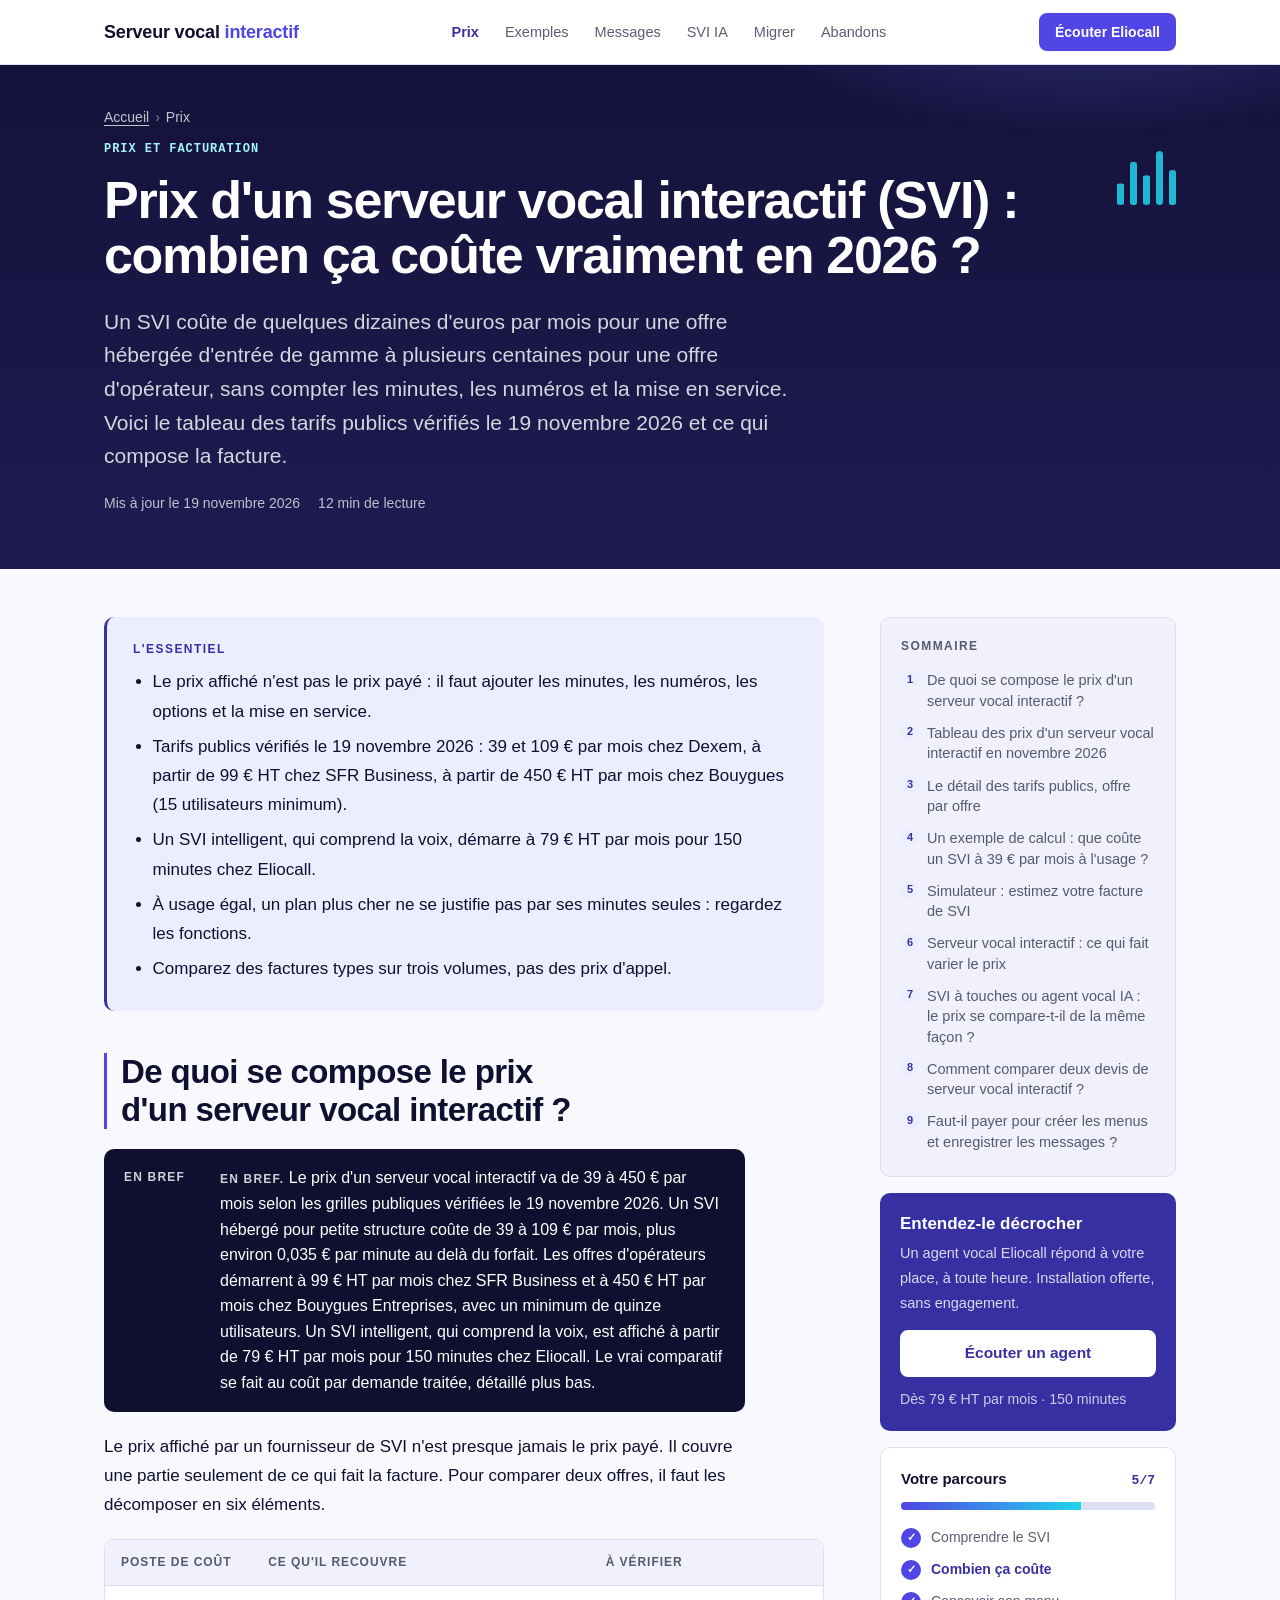
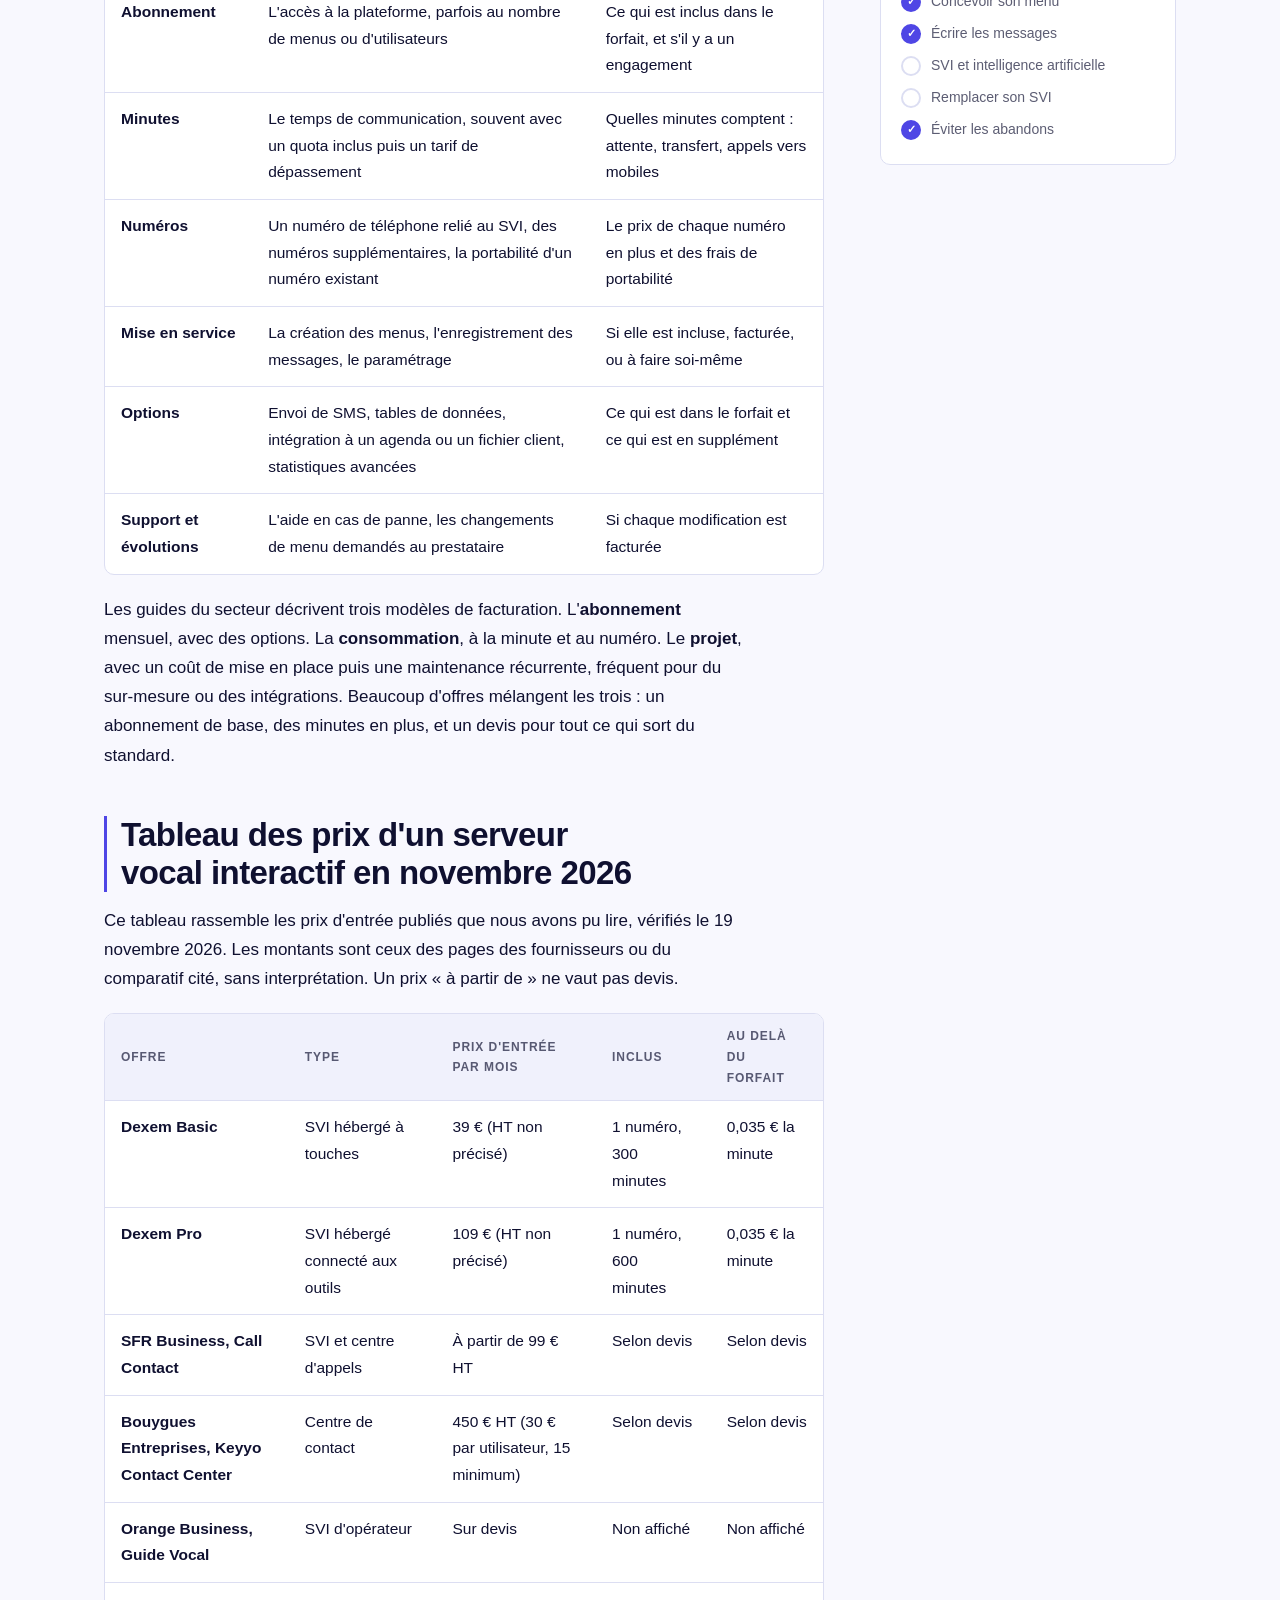
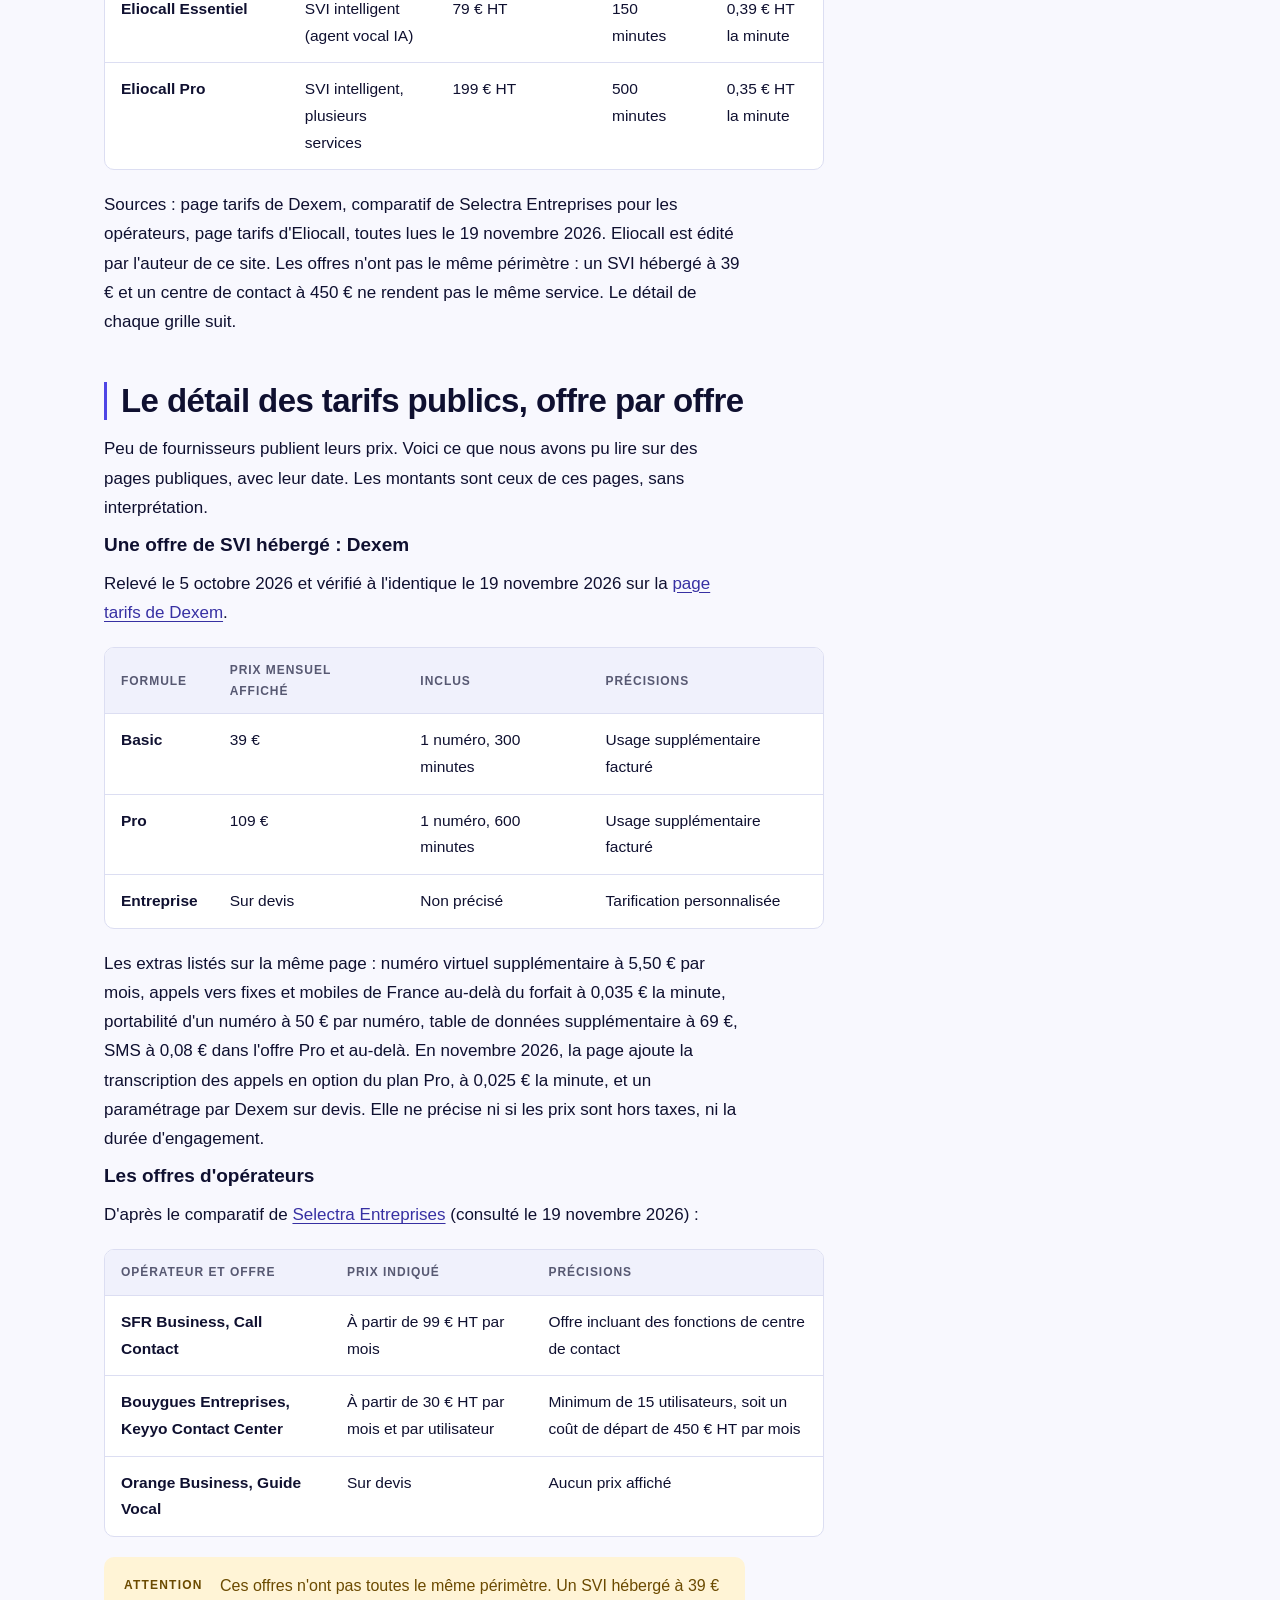
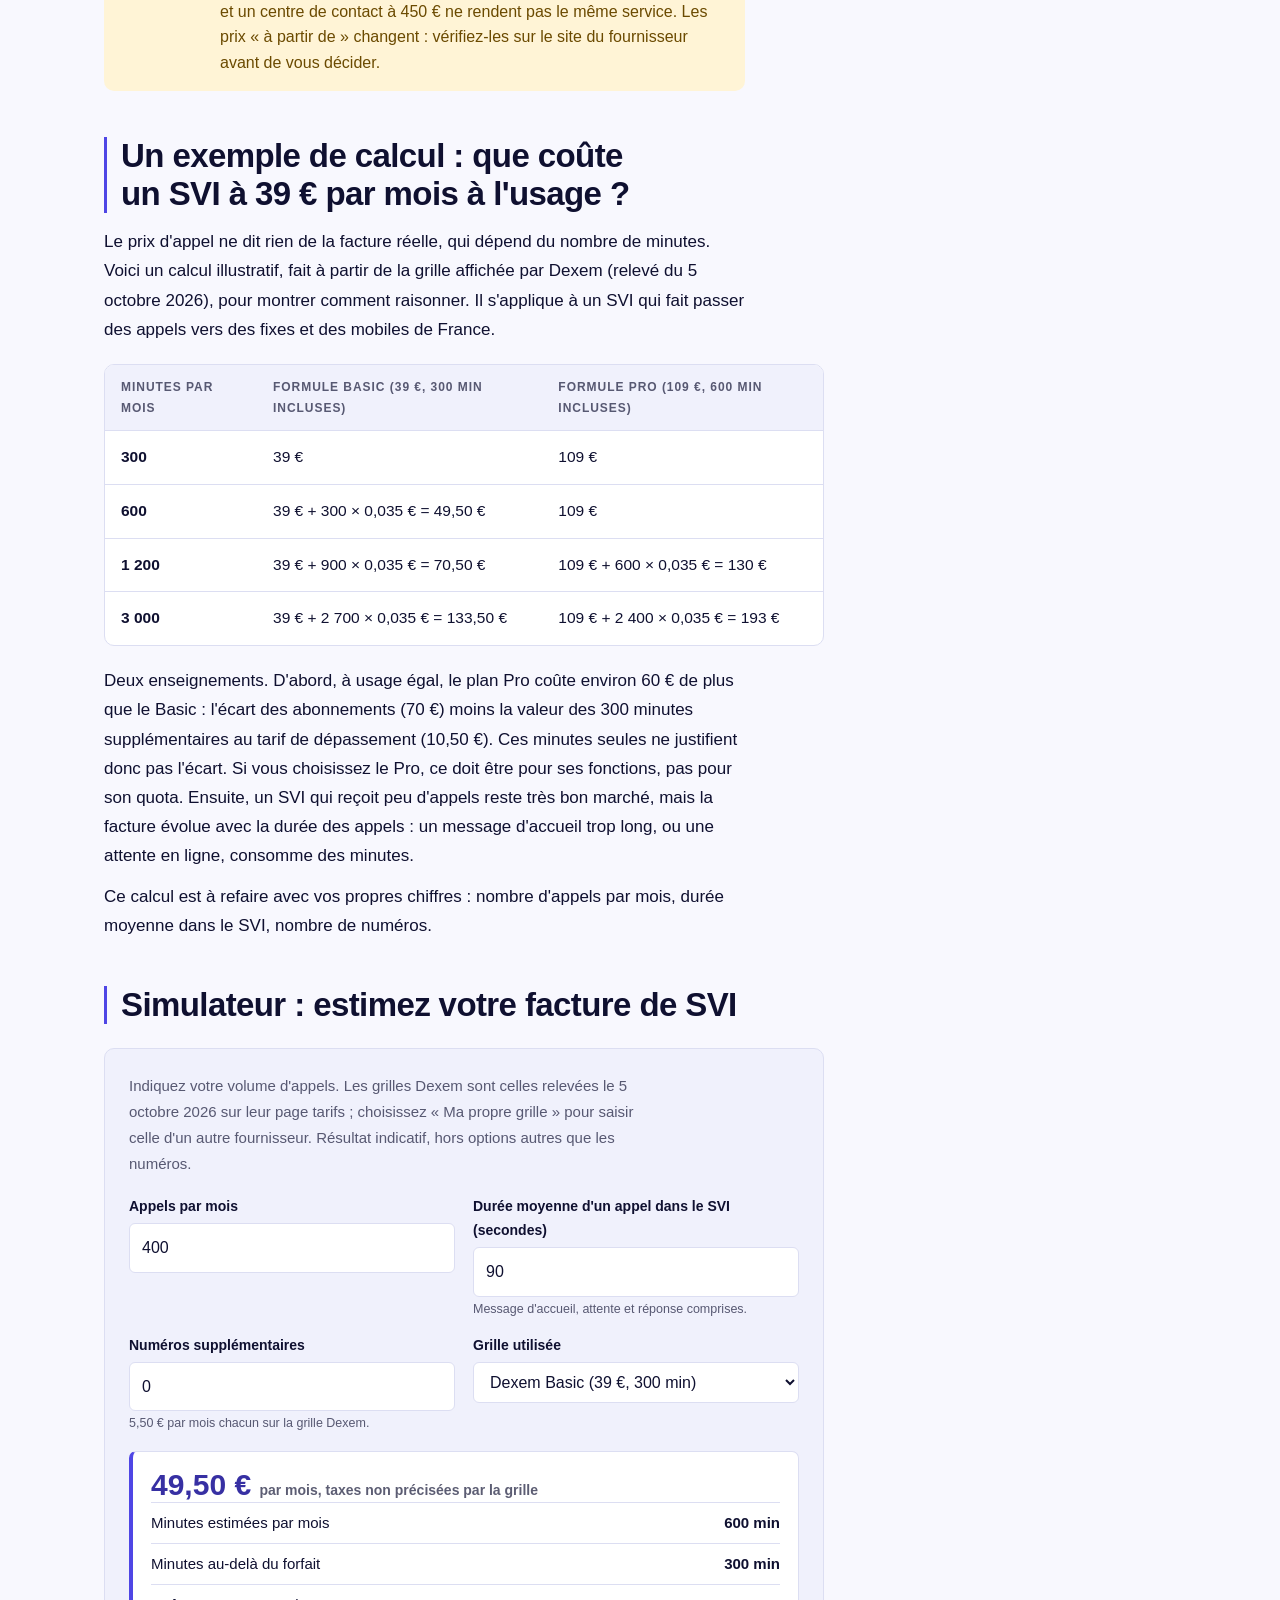
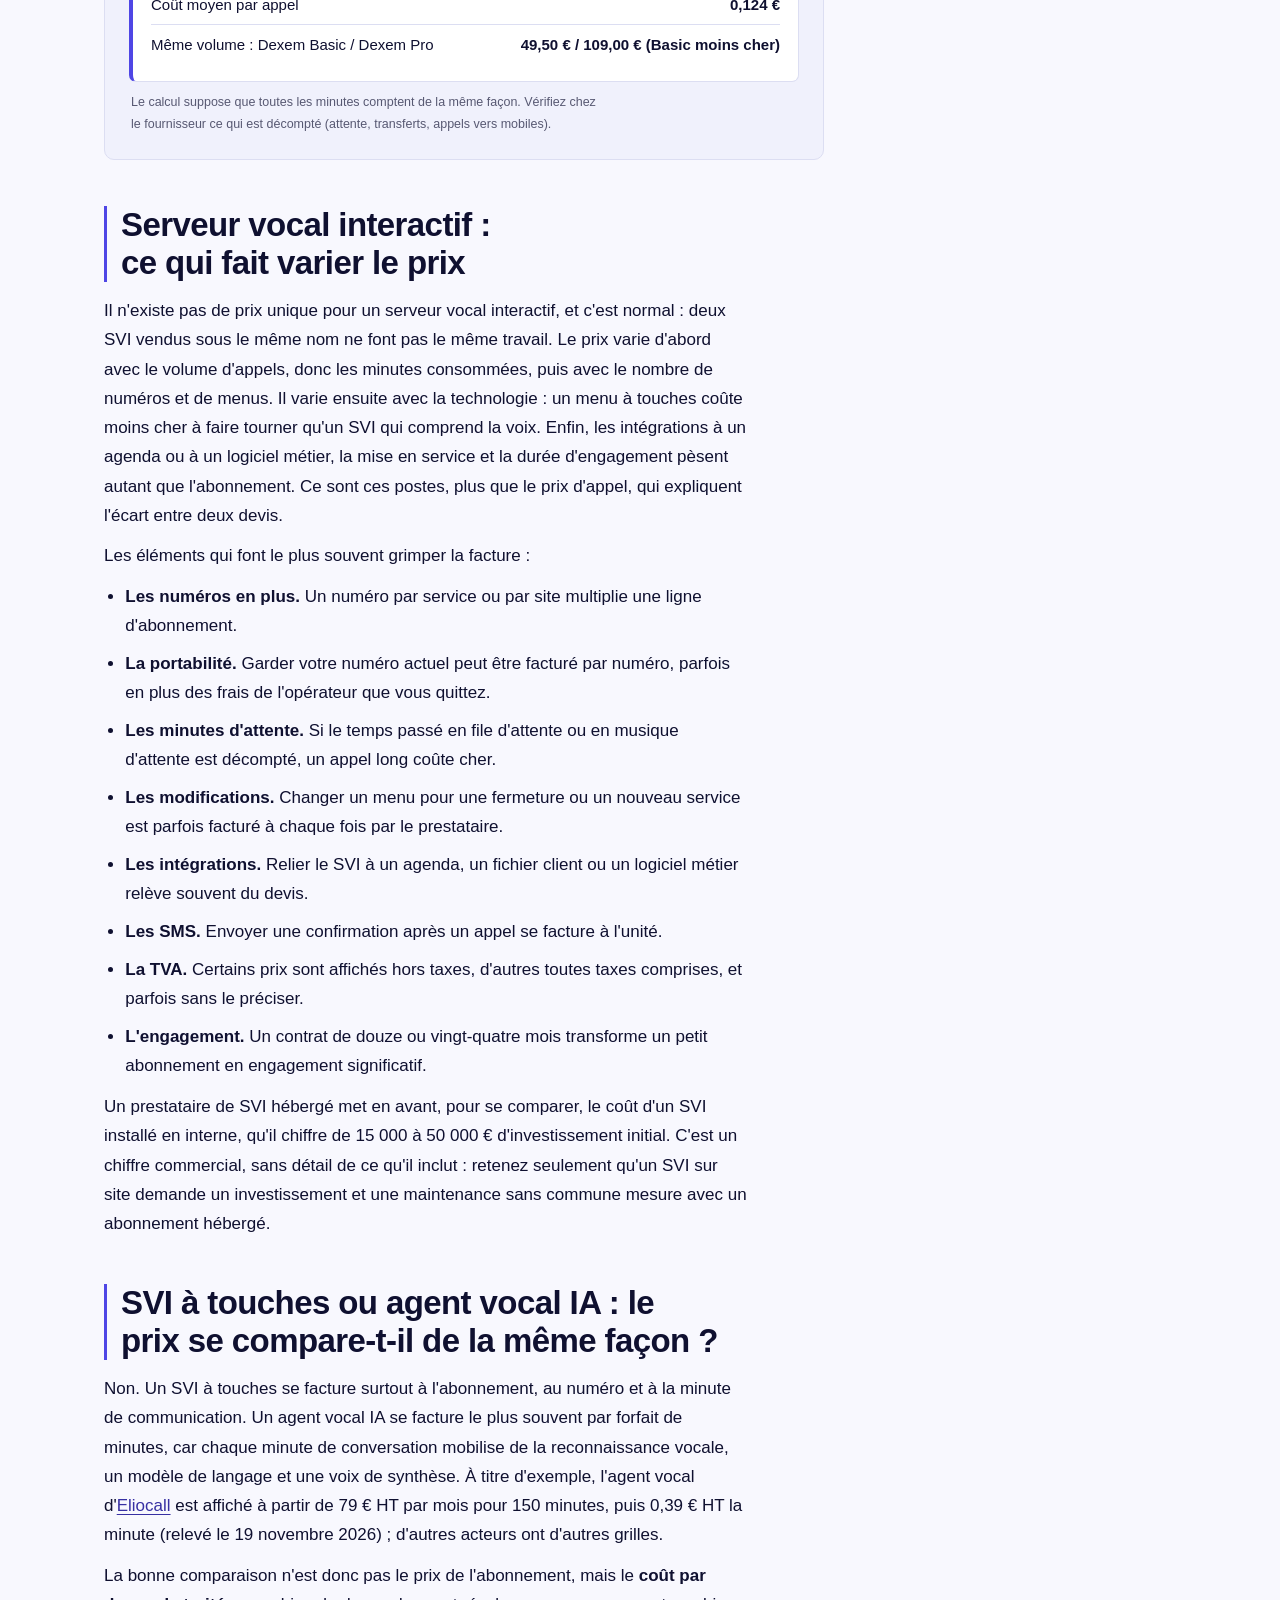
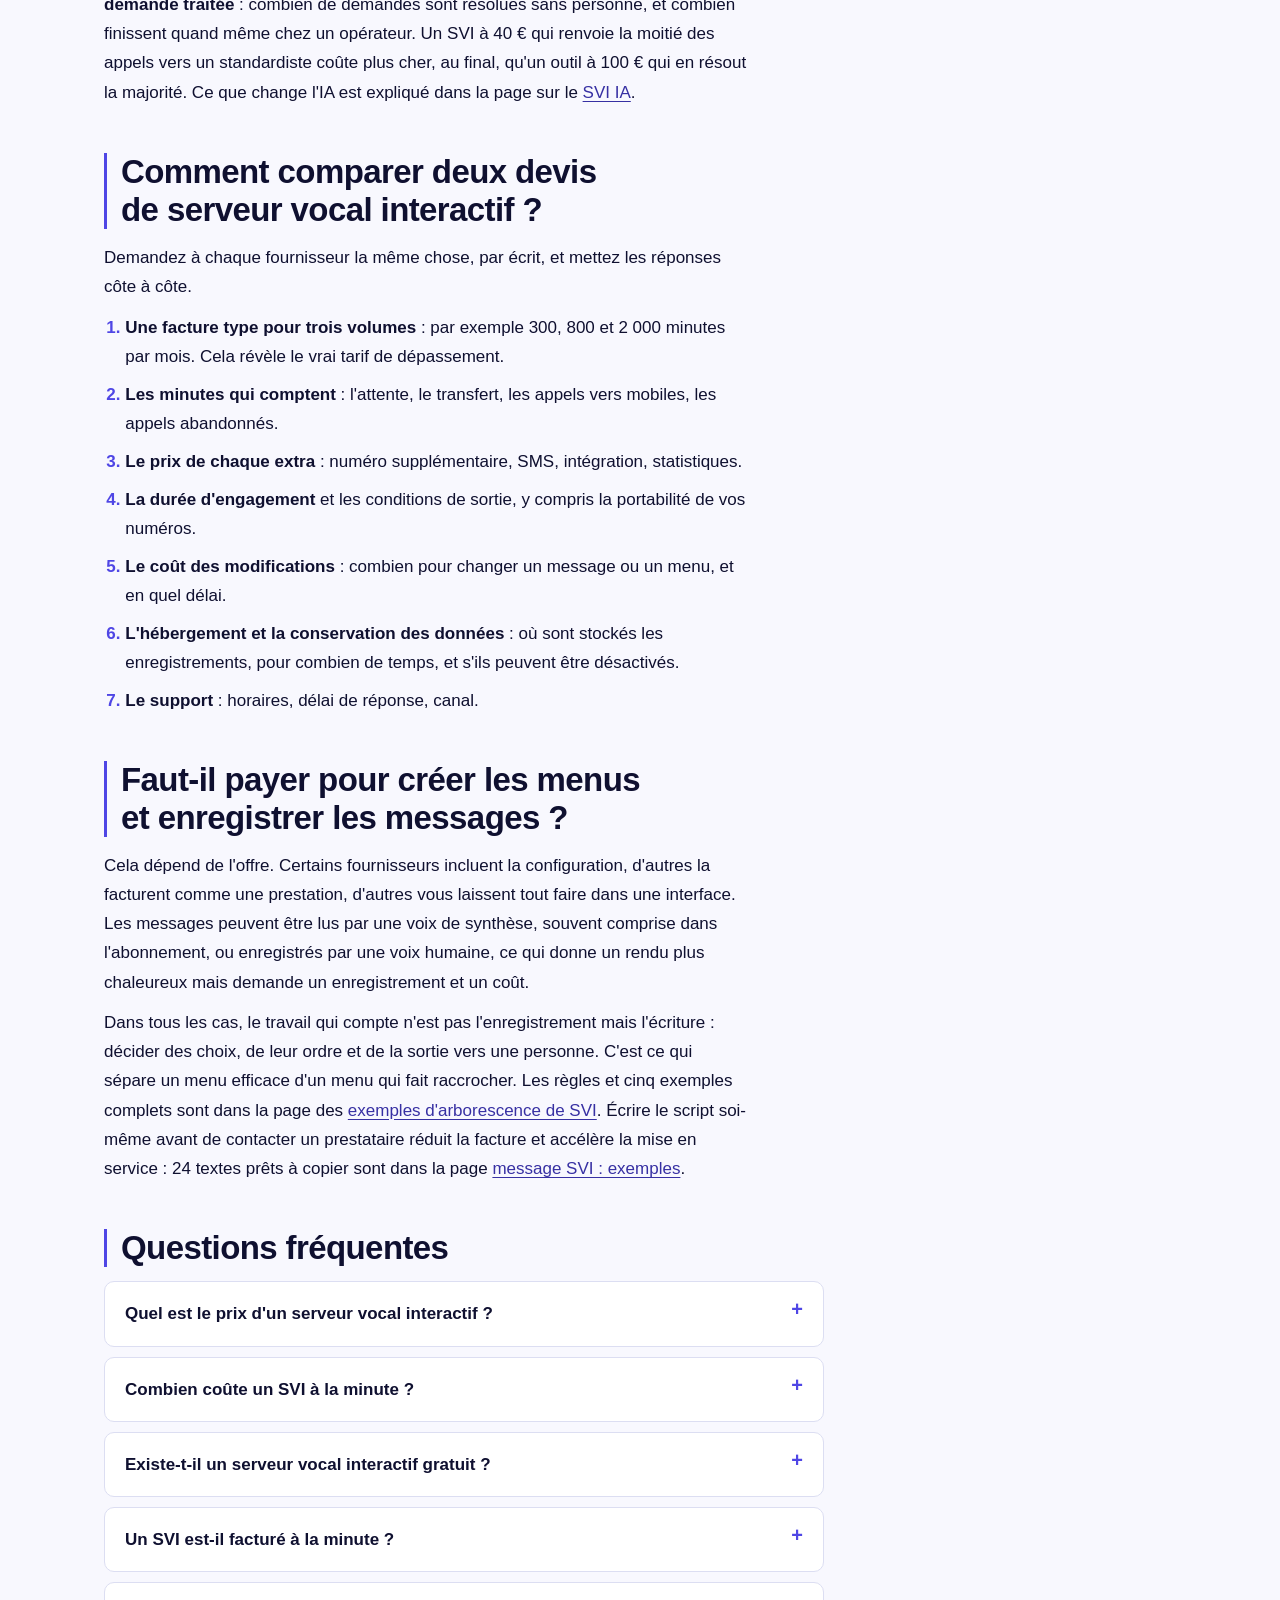
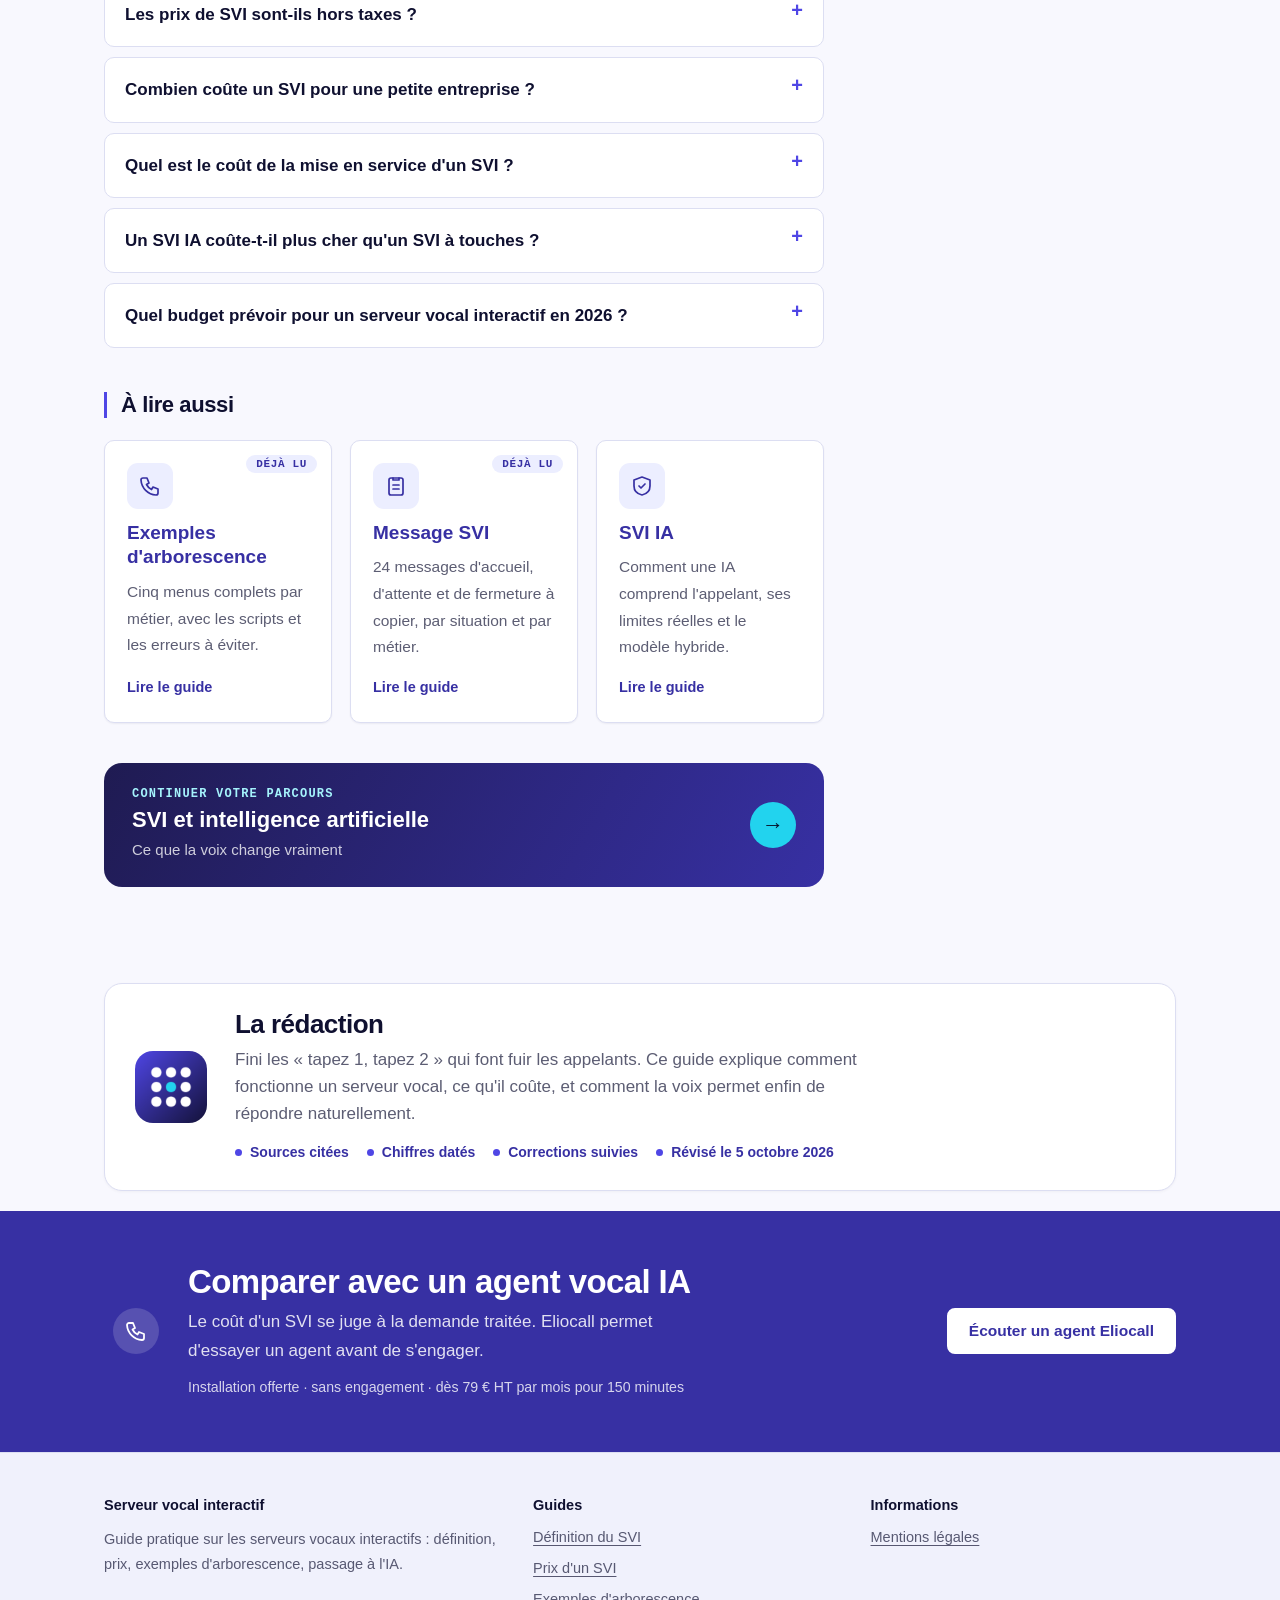
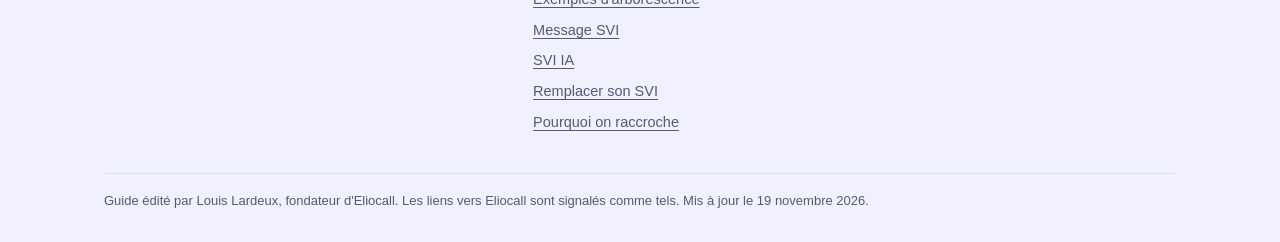
<file: prix-serveur-vocal-interactif/index.html>
<!doctype html>
<html lang="fr">
<head>
<meta charset="utf-8">
<meta name="viewport" content="width=device-width, initial-scale=1">
<title>Serveur vocal interactif prix 2026 : de 39 à 450 € par mois</title>
<meta name="description" content="Serveur vocal interactif prix : de 39 à 450 € HT par mois selon les tarifs publics vérifiés en novembre 2026. Tableau comparatif, calcul et pièges.">
<link rel="canonical" href="https://serveur-vocal-interactif.fr/prix-serveur-vocal-interactif/">
<meta property="og:type" content="article">
<meta property="og:locale" content="fr_FR">
<meta property="og:site_name" content="Serveur vocal interactif">
<meta property="og:title" content="Serveur vocal interactif prix 2026 : de 39 à 450 € par mois">
<meta property="og:description" content="Serveur vocal interactif prix : de 39 à 450 € HT par mois selon les tarifs publics vérifiés en novembre 2026. Tableau comparatif, calcul et pièges.">
<meta property="og:url" content="https://serveur-vocal-interactif.fr/prix-serveur-vocal-interactif/">
<meta property="og:image" content="https://serveur-vocal-interactif.fr/og-image.png">
<meta property="og:image:width" content="1200">
<meta property="og:image:height" content="630">
<meta property="og:image:alt" content="Serveur vocal interactif">
<meta name="twitter:card" content="summary_large_image">
<meta name="twitter:image" content="https://serveur-vocal-interactif.fr/og-image.png">
<link rel="icon" href="/favicon.ico" sizes="48x48">
<link rel="icon" href="/favicon.svg" type="image/svg+xml">
<link rel="icon" href="/favicon-48.png" type="image/png" sizes="48x48">
<link rel="apple-touch-icon" href="/apple-touch-icon.png">
<meta name="theme-color" content="#4f46e5">

<meta http-equiv="Content-Security-Policy" content="default-src 'self'; script-src 'self' 'unsafe-inline'; style-src 'self' 'unsafe-inline'; img-src 'self' data:; base-uri 'self'; form-action 'none'">
<meta name="referrer" content="strict-origin-when-cross-origin">
<script type="application/ld+json">{"@context": "https://schema.org", "@graph": [{"@type": "BreadcrumbList", "itemListElement": [{"@type": "ListItem", "position": 1, "name": "Accueil", "item": "https://serveur-vocal-interactif.fr/"}, {"@type": "ListItem", "position": 2, "name": "Prix", "item": "https://serveur-vocal-interactif.fr/prix-serveur-vocal-interactif/"}]}, {"@type": "Article", "headline": "Prix d'un serveur vocal interactif (SVI) : combien ça coûte vraiment en 2026 ?", "description": "Serveur vocal interactif prix : de 39 à 450 € HT par mois selon les tarifs publics vérifiés en novembre 2026. Tableau comparatif, calcul et pièges.", "inLanguage": "fr-FR", "datePublished": "2026-10-05", "dateModified": "2026-11-19", "mainEntityOfPage": "https://serveur-vocal-interactif.fr/prix-serveur-vocal-interactif/", "author": {"@type": "Organization", "name": "Serveur vocal interactif", "url": "https://serveur-vocal-interactif.fr"}, "publisher": {"@type": "Organization", "name": "Serveur vocal interactif", "url": "https://serveur-vocal-interactif.fr"}}, {"@type": "FAQPage", "mainEntity": [{"@type": "Question", "name": "Quel est le prix d'un serveur vocal interactif ?", "acceptedAnswer": {"@type": "Answer", "text": "De 39 à 450 € par mois pour les offres publiques vérifiées le 19 novembre 2026 : 39 et 109 € chez Dexem pour un SVI hébergé, à partir de 99 € HT chez SFR Business, 450 € HT chez Bouygues Entreprises avec quinze utilisateurs minimum. Ajoutez les minutes au delà du forfait, les numéros en plus et la mise en service."}}, {"@type": "Question", "name": "Combien coûte un SVI à la minute ?", "acceptedAnswer": {"@type": "Answer", "text": "Pour un SVI à touches hébergé, la minute au delà du forfait est affichée à 0,035 € chez Dexem (relevé du 19 novembre 2026). Pour un SVI intelligent, elle est plus chère parce que l'IA travaille pendant toute la conversation : 0,39 € HT en Essentiel et 0,35 € HT en Pro chez Eliocall à la même date."}}, {"@type": "Question", "name": "Existe-t-il un serveur vocal interactif gratuit ?", "acceptedAnswer": {"@type": "Answer", "text": "Rarement, en pratique. Certaines offres de téléphonie incluent un menu vocal simple dans l'abonnement, et des logiciels libres permettent de construire un SVI sans payer de licence. Mais il faut alors un serveur, un opérateur et des compétences techniques, ce qui a un coût."}}, {"@type": "Question", "name": "Un SVI est-il facturé à la minute ?", "acceptedAnswer": {"@type": "Answer", "text": "Souvent en partie. Beaucoup d'offres combinent un abonnement avec un quota de minutes, puis un tarif de dépassement à la minute. Vérifiez quelles minutes sont décomptées."}}, {"@type": "Question", "name": "Les prix de SVI sont-ils hors taxes ?", "acceptedAnswer": {"@type": "Answer", "text": "Les offres professionnelles affichent en général des prix hors taxes, mais ce n'est pas toujours précisé. Certaines pages tarifs ne l'indiquent pas : demandez-le avant de comparer."}}, {"@type": "Question", "name": "Combien coûte un SVI pour une petite entreprise ?", "acceptedAnswer": {"@type": "Answer", "text": "Les offres hébergées d'entrée de gamme que nous avons relevées démarrent à quelques dizaines d'euros par mois, comme 39 € chez Dexem en octobre 2026. Les offres d'opérateurs et de centres de contact démarrent plutôt à une centaine d'euros ou plus. La facture dépend ensuite du volume de minutes."}}, {"@type": "Question", "name": "Quel est le coût de la mise en service d'un SVI ?", "acceptedAnswer": {"@type": "Answer", "text": "Il varie selon que le prestataire configure les menus ou que vous le faites vous-même. Certaines offres n'affichent aucun frais, d'autres facturent la mise en place. Demandez-le explicitement dans le devis."}}, {"@type": "Question", "name": "Un SVI IA coûte-t-il plus cher qu'un SVI à touches ?", "acceptedAnswer": {"@type": "Answer", "text": "Pas forcément, parce que le modèle de prix change : un SVI classique se paie par ligne ou par menu, avec souvent des frais d'enregistrement, tandis qu'un agent vocal IA se paie au forfait de minutes consommées. Pour une petite structure, une offre d'agent vocal comme celle d'Eliocall démarre à 79 € HT par mois pour 150 minutes, puis 0,39 € la minute au-delà (tarifs vérifiés le 19/11/2026). La comparaison honnête se fait sur le coût par demande traitée, pas sur l'abonnement seul : c'est le calcul détaillé dans le guide SVI IA."}}, {"@type": "Question", "name": "Quel budget prévoir pour un serveur vocal interactif en 2026 ?", "acceptedAnswer": {"@type": "Answer", "text": "Comptez une fourchette large : quelques dizaines d'euros par mois pour un menu simple inclus dans un standard téléphonique, jusqu'à plusieurs centaines d'euros par mois pour une solution dédiée avec reconnaissance vocale, statistiques et intégrations. Ajoutez les frais de mise en service et d'enregistrement des messages quand ils ne sont pas inclus, et vérifiez la facturation à la minute, qui peut doubler la note sur les lignes très appelées."}}]}]}</script>
<link rel="stylesheet" href="/style.css">
<script>(function(){var d=document.documentElement;if(window.matchMedia&&matchMedia("(prefers-reduced-motion: reduce)").matches)return;d.classList.add("s-js");setTimeout(function(){if(!window.__rvok)d.classList.add("s-show")},3500)})();</script>
</head>
<body>
<a class="s-skip" href="#contenu">Aller au contenu</a>
<div class="s-rdp" id="rdp" aria-hidden="true"><i></i></div>
<header class="s-top"><div class="s-wrap"><a class="s-brand" href="/">Serveur vocal <span>interactif</span></a><nav class="s-nav" aria-label="Navigation"><a href="/prix-serveur-vocal-interactif/" class="s-cur">Prix</a><a href="/arborescence-svi-exemples/">Exemples</a><a href="/message-svi-exemples/">Messages</a><a href="/svi-ia-agent-vocal/">SVI IA</a><a href="/remplacer-son-svi/">Migrer</a><a href="/pourquoi-les-appelants-raccrochent/">Abandons</a></nav><a class="s-btn s-small" href="https://eliocall.com/?utm_source=serveur-vocal-interactif&amp;utm_medium=guide&amp;utm_campaign=header" rel="nofollow sponsored noopener">Écouter Eliocall</a></div></header>
<main id="contenu">
<div class="s-page-head"><div class="s-wrap"><div class="s-eq" aria-hidden="true"><i></i><i></i><i></i><i></i><i></i></div><div class="s-crumbs"><a href="/">Accueil</a><i>›</i>Prix</div><div class="s-kicker">Prix et facturation</div><h1>Prix d'un serveur vocal interactif (SVI)&nbsp;: combien ça coûte vraiment en 2026&nbsp;?</h1><p class="s-lead">Un SVI coûte de quelques dizaines d'euros par mois pour une offre hébergée d'entrée de gamme à plusieurs centaines pour une offre d'opérateur, sans compter les minutes, les numéros et la mise en service. Voici le tableau des tarifs publics vérifiés le 19 novembre 2026 et ce qui compose la facture.</p><div class="s-meta"><span>Mis à jour le 19 novembre 2026</span><span>12 min de lecture</span></div></div></div>
<div class="s-wrap s-layout"><article class="s-doc"><div class="s-summary"><b>L'essentiel</b><ul><li>Le prix affiché n'est pas le prix payé&nbsp;: il faut ajouter les minutes, les numéros, les options et la mise en service.</li><li>Tarifs publics vérifiés le 19 novembre 2026&nbsp;: 39 et 109 € par mois chez Dexem, à partir de 99 € HT chez SFR Business, à partir de 450 € HT par mois chez Bouygues (15 utilisateurs minimum).</li><li>Un SVI intelligent, qui comprend la voix, démarre à 79 € HT par mois pour 150 minutes chez Eliocall.</li><li>À usage égal, un plan plus cher ne se justifie pas par ses minutes seules&nbsp;: regardez les fonctions.</li><li>Comparez des factures types sur trois volumes, pas des prix d'appel.</li></ul></div><section id="de-quoi-se-compose-le-prix-d-un-serveur-vocal-in" class="s-rv"><h2>De quoi se compose le prix d'un serveur vocal interactif&nbsp;?</h2><div class="s-callout s-co-key"><strong>En bref</strong><div><p><strong>En bref.</strong> Le prix d'un serveur vocal interactif va de 39 à 450 € par mois selon les grilles publiques vérifiées le 19 novembre 2026. Un SVI hébergé pour petite structure coûte de 39 à 109 € par mois, plus environ 0,035 € par minute au delà du forfait. Les offres d'opérateurs démarrent à 99 € HT par mois chez SFR Business et à 450 € HT par mois chez Bouygues Entreprises, avec un minimum de quinze utilisateurs. Un SVI intelligent, qui comprend la voix, est affiché à partir de 79 € HT par mois pour 150 minutes chez Eliocall. Le vrai comparatif se fait au coût par demande traitée, détaillé plus bas.</p></div></div>
<p>Le prix affiché par un fournisseur de SVI n'est presque jamais le prix payé. Il couvre une partie seulement de ce qui fait la facture. Pour comparer deux offres, il faut les décomposer en six éléments.</p>
<div class="s-tablewrap"><table><tr><th>Poste de coût</th><th>Ce qu'il recouvre</th><th>À vérifier</th></tr><tr><td>Abonnement</td><td>L'accès à la plateforme, parfois au nombre de menus ou d'utilisateurs</td><td>Ce qui est inclus dans le forfait, et s'il y a un engagement</td></tr><tr><td>Minutes</td><td>Le temps de communication, souvent avec un quota inclus puis un tarif de dépassement</td><td>Quelles minutes comptent&nbsp;: attente, transfert, appels vers mobiles</td></tr><tr><td>Numéros</td><td>Un numéro de téléphone relié au SVI, des numéros supplémentaires, la portabilité d'un numéro existant</td><td>Le prix de chaque numéro en plus et des frais de portabilité</td></tr><tr><td>Mise en service</td><td>La création des menus, l'enregistrement des messages, le paramétrage</td><td>Si elle est incluse, facturée, ou à faire soi-même</td></tr><tr><td>Options</td><td>Envoi de SMS, tables de données, intégration à un agenda ou un fichier client, statistiques avancées</td><td>Ce qui est dans le forfait et ce qui est en supplément</td></tr><tr><td>Support et évolutions</td><td>L'aide en cas de panne, les changements de menu demandés au prestataire</td><td>Si chaque modification est facturée</td></tr></table></div>
<p>Les guides du secteur décrivent trois modèles de facturation. L'<strong>abonnement</strong> mensuel, avec des options. La <strong>consommation</strong>, à la minute et au numéro. Le <strong>projet</strong>, avec un coût de mise en place puis une maintenance récurrente, fréquent pour du sur-mesure ou des intégrations. Beaucoup d'offres mélangent les trois&nbsp;: un abonnement de base, des minutes en plus, et un devis pour tout ce qui sort du standard.</p>
</section><section id="tableau-des-prix-d-un-serveur-vocal-interactif-e" class="s-rv"><h2>Tableau des prix d'un serveur vocal interactif en novembre 2026</h2>
<p>Ce tableau rassemble les prix d'entrée publiés que nous avons pu lire, vérifiés le 19 novembre 2026. Les montants sont ceux des pages des fournisseurs ou du comparatif cité, sans interprétation. Un prix «&nbsp;à partir de&nbsp;» ne vaut pas devis.</p>
<div class="s-tablewrap"><table><tr><th>Offre</th><th>Type</th><th>Prix d'entrée par mois</th><th>Inclus</th><th>Au delà du forfait</th></tr><tr><td>Dexem Basic</td><td>SVI hébergé à touches</td><td>39 € (HT non précisé)</td><td>1 numéro, 300 minutes</td><td>0,035 € la minute</td></tr><tr><td>Dexem Pro</td><td>SVI hébergé connecté aux outils</td><td>109 € (HT non précisé)</td><td>1 numéro, 600 minutes</td><td>0,035 € la minute</td></tr><tr><td>SFR Business, Call Contact</td><td>SVI et centre d'appels</td><td>À partir de 99 € HT</td><td>Selon devis</td><td>Selon devis</td></tr><tr><td>Bouygues Entreprises, Keyyo Contact Center</td><td>Centre de contact</td><td>450 € HT (30 € par utilisateur, 15 minimum)</td><td>Selon devis</td><td>Selon devis</td></tr><tr><td>Orange Business, Guide Vocal</td><td>SVI d'opérateur</td><td>Sur devis</td><td>Non affiché</td><td>Non affiché</td></tr><tr><td>Eliocall Essentiel</td><td>SVI intelligent (agent vocal IA)</td><td>79 € HT</td><td>150 minutes</td><td>0,39 € HT la minute</td></tr><tr><td>Eliocall Pro</td><td>SVI intelligent, plusieurs services</td><td>199 € HT</td><td>500 minutes</td><td>0,35 € HT la minute</td></tr></table></div>
<p>Sources&nbsp;: page tarifs de Dexem, comparatif de Selectra Entreprises pour les opérateurs, page tarifs d'Eliocall, toutes lues le 19 novembre 2026. Eliocall est édité par l'auteur de ce site. Les offres n'ont pas le même périmètre&nbsp;: un SVI hébergé à 39 € et un centre de contact à 450 € ne rendent pas le même service. Le détail de chaque grille suit.</p>
</section><section id="le-detail-des-tarifs-publics-offre-par-offre" class="s-rv"><h2>Le détail des tarifs publics, offre par offre</h2>
<p>Peu de fournisseurs publient leurs prix. Voici ce que nous avons pu lire sur des pages publiques, avec leur date. Les montants sont ceux de ces pages, sans interprétation.</p>
<h3>Une offre de SVI hébergé&nbsp;: Dexem</h3>
<p>Relevé le 5 octobre 2026 et vérifié à l'identique le 19 novembre 2026 sur la <a href="https://www.dexem.com/produits/serveur-vocal-interactif/tarifs.html" rel="noopener">page tarifs de Dexem</a>.</p>
<div class="s-tablewrap"><table><tr><th>Formule</th><th>Prix mensuel affiché</th><th>Inclus</th><th>Précisions</th></tr><tr><td>Basic</td><td>39 €</td><td>1 numéro, 300 minutes</td><td>Usage supplémentaire facturé</td></tr><tr><td>Pro</td><td>109 €</td><td>1 numéro, 600 minutes</td><td>Usage supplémentaire facturé</td></tr><tr><td>Entreprise</td><td>Sur devis</td><td>Non précisé</td><td>Tarification personnalisée</td></tr></table></div>
<p>Les extras listés sur la même page&nbsp;: numéro virtuel supplémentaire à 5,50 € par mois, appels vers fixes et mobiles de France au-delà du forfait à 0,035 € la minute, portabilité d'un numéro à 50 € par numéro, table de données supplémentaire à 69 €, SMS à 0,08 € dans l'offre Pro et au-delà. En novembre 2026, la page ajoute la transcription des appels en option du plan Pro, à 0,025 € la minute, et un paramétrage par Dexem sur devis. Elle ne précise ni si les prix sont hors taxes, ni la durée d'engagement.</p>
<h3>Les offres d'opérateurs</h3>
<p>D'après le comparatif de <a href="https://entreprises.selectra.info/telecom/serveur-vocal" rel="noopener">Selectra Entreprises</a> (consulté le 19 novembre 2026)&nbsp;:</p>
<div class="s-tablewrap"><table><tr><th>Opérateur et offre</th><th>Prix indiqué</th><th>Précisions</th></tr><tr><td>SFR Business, Call Contact</td><td>À partir de 99 € HT par mois</td><td>Offre incluant des fonctions de centre de contact</td></tr><tr><td>Bouygues Entreprises, Keyyo Contact Center</td><td>À partir de 30 € HT par mois et par utilisateur</td><td>Minimum de 15 utilisateurs, soit un coût de départ de 450 € HT par mois</td></tr><tr><td>Orange Business, Guide Vocal</td><td>Sur devis</td><td>Aucun prix affiché</td></tr></table></div><div class="s-callout s-co-warn"><strong>Attention</strong><div><p>Ces offres n'ont pas toutes le même périmètre. Un SVI hébergé à 39 € et un centre de contact à 450 € ne rendent pas le même service. Les prix «&nbsp;à partir de&nbsp;» changent&nbsp;: vérifiez-les sur le site du fournisseur avant de vous décider.</p></div></div></section><section id="un-exemple-de-calcul-que-coute-un-svi-a-39-par-m" class="s-rv"><h2>Un exemple de calcul&nbsp;: que coûte un SVI à 39 € par mois à l'usage&nbsp;?</h2>
<p>Le prix d'appel ne dit rien de la facture réelle, qui dépend du nombre de minutes. Voici un calcul illustratif, fait à partir de la grille affichée par Dexem (relevé du 5 octobre 2026), pour montrer comment raisonner. Il s'applique à un SVI qui fait passer des appels vers des fixes et des mobiles de France.</p>
<div class="s-tablewrap"><table><tr><th>Minutes par mois</th><th>Formule Basic (39 €, 300 min incluses)</th><th>Formule Pro (109 €, 600 min incluses)</th></tr><tr><td>300</td><td>39 €</td><td>109 €</td></tr><tr><td>600</td><td>39 € + 300 × 0,035 € = 49,50 €</td><td>109 €</td></tr><tr><td>1 200</td><td>39 € + 900 × 0,035 € = 70,50 €</td><td>109 € + 600 × 0,035 € = 130 €</td></tr><tr><td>3 000</td><td>39 € + 2 700 × 0,035 € = 133,50 €</td><td>109 € + 2 400 × 0,035 € = 193 €</td></tr></table></div>
<p>Deux enseignements. D'abord, à usage égal, le plan Pro coûte environ 60 € de plus que le Basic&nbsp;: l'écart des abonnements (70 €) moins la valeur des 300 minutes supplémentaires au tarif de dépassement (10,50 €). Ces minutes seules ne justifient donc pas l'écart. Si vous choisissez le Pro, ce doit être pour ses fonctions, pas pour son quota. Ensuite, un SVI qui reçoit peu d'appels reste très bon marché, mais la facture évolue avec la durée des appels&nbsp;: un message d'accueil trop long, ou une attente en ligne, consomme des minutes.</p>
<p>Ce calcul est à refaire avec vos propres chiffres&nbsp;: nombre d'appels par mois, durée moyenne dans le SVI, nombre de numéros.</p>
</section><section id="simulateur-facture-svi" class="s-rv"><h2>Simulateur&nbsp;: estimez votre facture de SVI</h2><div class="s-tool" id="tl-svi-prix"><p class="s-tl">Indiquez votre volume d'appels. Les grilles Dexem sont celles relevées le 5 octobre 2026 sur leur page tarifs&nbsp;; choisissez «&nbsp;Ma propre grille&nbsp;» pour saisir celle d'un autre fournisseur. Résultat indicatif, hors options autres que les numéros.</p><div class="s-tgrid">
<div class="s-field"><label for="tl-svi-appels">Appels par mois</label><input id="tl-svi-appels" type="number" min="0" step="10" value="400" inputmode="numeric"></div>
<div class="s-field"><label for="tl-svi-duree">Durée moyenne d'un appel dans le SVI (secondes)</label><input id="tl-svi-duree" type="number" min="5" step="5" value="90" inputmode="numeric"><small>Message d'accueil, attente et réponse comprises.</small></div>
<div class="s-field"><label for="tl-svi-num">Numéros supplémentaires</label><input id="tl-svi-num" type="number" min="0" value="0" inputmode="numeric"><small>5,50 € par mois chacun sur la grille Dexem.</small></div>
<div class="s-field"><label for="tl-svi-grille">Grille utilisée</label><select id="tl-svi-grille"><option value="b">Dexem Basic (39 €, 300 min)</option><option value="p">Dexem Pro (109 €, 600 min)</option><option value="c">Ma propre grille</option></select></div>
</div>
<div class="s-tgrid" id="tl-svi-custom" hidden style="margin-top:14px">
<div class="s-field"><label for="tl-svi-ca">Abonnement mensuel (€)</label><input id="tl-svi-ca" type="number" min="0" step="1" value="50" inputmode="decimal"></div>
<div class="s-field"><label for="tl-svi-cm">Minutes incluses</label><input id="tl-svi-cm" type="number" min="0" step="10" value="300" inputmode="numeric"></div>
<div class="s-field"><label for="tl-svi-cp">Prix de la minute au-delà (€)</label><input id="tl-svi-cp" type="number" min="0" step="0.005" value="0.05" inputmode="decimal"></div>
<div class="s-field"><label for="tl-svi-cn">Prix d'un numéro en plus (€ par mois)</label><input id="tl-svi-cn" type="number" min="0" step="0.5" value="0" inputmode="decimal"></div>
</div>
<div class="s-res" aria-live="polite">
<div class="s-big"><span id="tl-svi-total">0 €</span> <small>par mois, taxes non précisées par la grille</small></div>
<div class="s-row"><span>Minutes estimées par mois</span><b id="tl-svi-min"></b></div>
<div class="s-row"><span>Minutes au-delà du forfait</span><b id="tl-svi-extra"></b></div>
<div class="s-row"><span>Coût moyen par appel</span><b id="tl-svi-cpa"></b></div>
<div class="s-row"><span>Même volume&nbsp;: Dexem Basic / Dexem Pro</span><b id="tl-svi-cmp"></b></div>
</div>
<p class="s-note">Le calcul suppose que toutes les minutes comptent de la même façon. Vérifiez chez le fournisseur ce qui est décompté (attente, transferts, appels vers mobiles).</p><noscript><p class="s-note">Cet outil demande JavaScript.</p></noscript></div><script>(function(){var $=function(i){return document.getElementById(i)};
var G={b:{a:39,m:300,p:0.035,n:5.5},p:{a:109,m:600,p:0.035,n:5.5}};
var eur=new Intl.NumberFormat("fr-FR",{style:"currency",currency:"EUR"});
var eur3=new Intl.NumberFormat("fr-FR",{style:"currency",currency:"EUR",minimumFractionDigits:2,maximumFractionDigits:3});
var n0=new Intl.NumberFormat("fr-FR",{maximumFractionDigits:0});
function v(id){var x=parseFloat(String($(id).value).replace(",","."));return isFinite(x)&&x>=0?x:0}
function cost(g,min,n){var ex=Math.max(0,min-g.m);return {tot:g.a+ex*g.p+n*g.n,ex:ex}}
function run(){var calls=v("tl-svi-appels"),min=calls*v("tl-svi-duree")/60,n=v("tl-svi-num"),sel=$("tl-svi-grille").value;
$("tl-svi-custom").hidden=sel!=="c";
var g=sel==="c"?{a:v("tl-svi-ca"),m:v("tl-svi-cm"),p:v("tl-svi-cp"),n:v("tl-svi-cn")}:G[sel];
var c=cost(g,min,n),b=cost(G.b,min,n).tot,p=cost(G.p,min,n).tot;
$("tl-svi-total").textContent=eur.format(c.tot);$("tl-svi-min").textContent=n0.format(min)+" min";$("tl-svi-extra").textContent=n0.format(c.ex)+" min";
$("tl-svi-cpa").textContent=calls>0?eur3.format(c.tot/calls):"-";
$("tl-svi-cmp").textContent=eur.format(b)+" / "+eur.format(p)+(b<=p?" (Basic moins cher)":" (Pro moins cher)")}
["tl-svi-appels","tl-svi-duree","tl-svi-num","tl-svi-grille","tl-svi-ca","tl-svi-cm","tl-svi-cp","tl-svi-cn"].forEach(function(i){$(i).addEventListener("input",run);$(i).addEventListener("change",run)});run();})();</script></section><section id="serveur-vocal-interactif-ce-qui-fait-varier-le-p" class="s-rv"><h2>Serveur vocal interactif&nbsp;: ce qui fait varier le prix</h2>
<p>Il n'existe pas de prix unique pour un serveur vocal interactif, et c'est normal&nbsp;: deux SVI vendus sous le même nom ne font pas le même travail. Le prix varie d'abord avec le volume d'appels, donc les minutes consommées, puis avec le nombre de numéros et de menus. Il varie ensuite avec la technologie&nbsp;: un menu à touches coûte moins cher à faire tourner qu'un SVI qui comprend la voix. Enfin, les intégrations à un agenda ou à un logiciel métier, la mise en service et la durée d'engagement pèsent autant que l'abonnement. Ce sont ces postes, plus que le prix d'appel, qui expliquent l'écart entre deux devis.</p>
<p>Les éléments qui font le plus souvent grimper la facture&nbsp;:</p>
<ul class="s-clean">
 <li><strong>Les numéros en plus.</strong> Un numéro par service ou par site multiplie une ligne d'abonnement.</li>
 <li><strong>La portabilité.</strong> Garder votre numéro actuel peut être facturé par numéro, parfois en plus des frais de l'opérateur que vous quittez.</li>
 <li><strong>Les minutes d'attente.</strong> Si le temps passé en file d'attente ou en musique d'attente est décompté, un appel long coûte cher.</li>
 <li><strong>Les modifications.</strong> Changer un menu pour une fermeture ou un nouveau service est parfois facturé à chaque fois par le prestataire.</li>
 <li><strong>Les intégrations.</strong> Relier le SVI à un agenda, un fichier client ou un logiciel métier relève souvent du devis.</li>
 <li><strong>Les SMS.</strong> Envoyer une confirmation après un appel se facture à l'unité.</li>
 <li><strong>La TVA.</strong> Certains prix sont affichés hors taxes, d'autres toutes taxes comprises, et parfois sans le préciser.</li>
 <li><strong>L'engagement.</strong> Un contrat de douze ou vingt-quatre mois transforme un petit abonnement en engagement significatif.</li>
</ul>
<p>Un prestataire de SVI hébergé met en avant, pour se comparer, le coût d'un SVI installé en interne, qu'il chiffre de 15 000 à 50 000 € d'investissement initial. C'est un chiffre commercial, sans détail de ce qu'il inclut&nbsp;: retenez seulement qu'un SVI sur site demande un investissement et une maintenance sans commune mesure avec un abonnement hébergé.</p>
</section><section id="svi-a-touches-ou-agent-vocal-ia-le-prix-se-compa" class="s-rv"><h2>SVI à touches ou agent vocal IA&nbsp;: le prix se compare-t-il de la même façon&nbsp;?</h2>
<p>Non. Un SVI à touches se facture surtout à l'abonnement, au numéro et à la minute de communication. Un agent vocal IA se facture le plus souvent par forfait de minutes, car chaque minute de conversation mobilise de la reconnaissance vocale, un modèle de langage et une voix de synthèse. À titre d'exemple, l'agent vocal d'<a href="https://eliocall.com/?utm_source=serveur-vocal-interactif&amp;utm_medium=guide&amp;utm_campaign=svi-prix-inline" rel="nofollow sponsored noopener">Eliocall</a> est affiché à partir de 79 € HT par mois pour 150 minutes, puis 0,39 € HT la minute (relevé le 19 novembre 2026)&nbsp;; d'autres acteurs ont d'autres grilles.</p>
<p>La bonne comparaison n'est donc pas le prix de l'abonnement, mais le <strong>coût par demande traitée</strong>&nbsp;: combien de demandes sont résolues sans personne, et combien finissent quand même chez un opérateur. Un SVI à 40 € qui renvoie la moitié des appels vers un standardiste coûte plus cher, au final, qu'un outil à 100 € qui en résout la majorité. Ce que change l'IA est expliqué dans la page sur le <a href="/svi-ia-agent-vocal/">SVI IA</a>.</p>
</section><section id="comment-comparer-deux-devis-de-serveur-vocal-int" class="s-rv"><h2>Comment comparer deux devis de serveur vocal interactif&nbsp;?</h2>
<p>Demandez à chaque fournisseur la même chose, par écrit, et mettez les réponses côte à côte.</p>
<ol class="s-rules">
 <li><strong>Une facture type pour trois volumes</strong>&nbsp;: par exemple 300, 800 et 2 000 minutes par mois. Cela révèle le vrai tarif de dépassement.</li>
 <li><strong>Les minutes qui comptent</strong>&nbsp;: l'attente, le transfert, les appels vers mobiles, les appels abandonnés.</li>
 <li><strong>Le prix de chaque extra</strong>&nbsp;: numéro supplémentaire, SMS, intégration, statistiques.</li>
 <li><strong>La durée d'engagement</strong> et les conditions de sortie, y compris la portabilité de vos numéros.</li>
 <li><strong>Le coût des modifications</strong>&nbsp;: combien pour changer un message ou un menu, et en quel délai.</li>
 <li><strong>L'hébergement et la conservation des données</strong>&nbsp;: où sont stockés les enregistrements, pour combien de temps, et s'ils peuvent être désactivés.</li>
 <li><strong>Le support</strong>&nbsp;: horaires, délai de réponse, canal.</li>
</ol>
</section><section id="faut-il-payer-pour-creer-les-menus-et-enregistre" class="s-rv"><h2>Faut-il payer pour créer les menus et enregistrer les messages&nbsp;?</h2>
<p>Cela dépend de l'offre. Certains fournisseurs incluent la configuration, d'autres la facturent comme une prestation, d'autres vous laissent tout faire dans une interface. Les messages peuvent être lus par une voix de synthèse, souvent comprise dans l'abonnement, ou enregistrés par une voix humaine, ce qui donne un rendu plus chaleureux mais demande un enregistrement et un coût.</p>
<p>Dans tous les cas, le travail qui compte n'est pas l'enregistrement mais l'écriture&nbsp;: décider des choix, de leur ordre et de la sortie vers une personne. C'est ce qui sépare un menu efficace d'un menu qui fait raccrocher. Les règles et cinq exemples complets sont dans la page des <a href="/arborescence-svi-exemples/">exemples d'arborescence de SVI</a>. Écrire le script soi-même avant de contacter un prestataire réduit la facture et accélère la mise en service&nbsp;: 24 textes prêts à copier sont dans la page <a href="/message-svi-exemples/">message SVI&nbsp;: exemples</a>.</p>
</section><section id="questions" class="s-rv"><h2>Questions fréquentes</h2><details><summary>Quel est le prix d'un serveur vocal interactif&nbsp;?</summary><p>De 39 à 450 € par mois pour les offres publiques vérifiées le 19 novembre 2026&nbsp;: 39 et 109 € chez Dexem pour un SVI hébergé, à partir de 99 € HT chez SFR Business, 450 € HT chez Bouygues Entreprises avec quinze utilisateurs minimum. Ajoutez les minutes au delà du forfait, les numéros en plus et la mise en service.</p></details><details><summary>Combien coûte un SVI à la minute&nbsp;?</summary><p>Pour un SVI à touches hébergé, la minute au delà du forfait est affichée à 0,035 € chez Dexem (relevé du 19 novembre 2026). Pour un SVI intelligent, elle est plus chère parce que l'IA travaille pendant toute la conversation&nbsp;: 0,39 € HT en Essentiel et 0,35 € HT en Pro chez Eliocall à la même date.</p></details><details><summary>Existe-t-il un serveur vocal interactif gratuit&nbsp;?</summary><p>Rarement, en pratique. Certaines offres de téléphonie incluent un menu vocal simple dans l'abonnement, et des logiciels libres permettent de construire un SVI sans payer de licence. Mais il faut alors un serveur, un opérateur et des compétences techniques, ce qui a un coût.</p></details><details><summary>Un SVI est-il facturé à la minute&nbsp;?</summary><p>Souvent en partie. Beaucoup d'offres combinent un abonnement avec un quota de minutes, puis un tarif de dépassement à la minute. Vérifiez quelles minutes sont décomptées.</p></details><details><summary>Les prix de SVI sont-ils hors taxes&nbsp;?</summary><p>Les offres professionnelles affichent en général des prix hors taxes, mais ce n'est pas toujours précisé. Certaines pages tarifs ne l'indiquent pas&nbsp;: demandez-le avant de comparer.</p></details><details><summary>Combien coûte un SVI pour une petite entreprise&nbsp;?</summary><p>Les offres hébergées d'entrée de gamme que nous avons relevées démarrent à quelques dizaines d'euros par mois, comme 39 € chez Dexem en octobre 2026. Les offres d'opérateurs et de centres de contact démarrent plutôt à une centaine d'euros ou plus. La facture dépend ensuite du volume de minutes.</p></details><details><summary>Quel est le coût de la mise en service d'un SVI&nbsp;?</summary><p>Il varie selon que le prestataire configure les menus ou que vous le faites vous-même. Certaines offres n'affichent aucun frais, d'autres facturent la mise en place. Demandez-le explicitement dans le devis.</p></details><details><summary>Un SVI IA coûte-t-il plus cher qu'un SVI à touches&nbsp;?</summary><p>Pas forcément, parce que le modèle de prix change&nbsp;: un SVI classique se paie par ligne ou par menu, avec souvent des frais d'enregistrement, tandis qu'un agent vocal IA se paie au forfait de minutes consommées. Pour une petite structure, une offre d'agent vocal comme celle d'Eliocall démarre à 79 € HT par mois pour 150 minutes, puis 0,39 € la minute au-delà (tarifs vérifiés le 19/11/2026). La comparaison honnête se fait sur le coût par demande traitée, pas sur l'abonnement seul&nbsp;: c'est le calcul détaillé dans le guide SVI IA.</p></details><details><summary>Quel budget prévoir pour un serveur vocal interactif en 2026&nbsp;?</summary><p>Comptez une fourchette large&nbsp;: quelques dizaines d'euros par mois pour un menu simple inclus dans un standard téléphonique, jusqu'à plusieurs centaines d'euros par mois pour une solution dédiée avec reconnaissance vocale, statistiques et intégrations. Ajoutez les frais de mise en service et d'enregistrement des messages quand ils ne sont pas inclus, et vérifiez la facturation à la minute, qui peut doubler la note sur les lignes très appelées.</p></details></section><div class="s-related"><h2>À lire aussi</h2><div class="s-cards s-cols3"><a class="s-card" href="/arborescence-svi-exemples/"><span class="s-ico" aria-hidden="true"><svg viewBox="0 0 24 24" width="24" height="24" fill="none" stroke="currentColor" stroke-width="1.7" stroke-linecap="round" stroke-linejoin="round"><path d="M5 4h4l2 5-2.5 1.5a11 11 0 0 0 5 5L15 13l5 2v4a2 2 0 0 1-2 2A16 16 0 0 1 3 6a2 2 0 0 1 2-2z"/></svg></span><h3>Exemples d'arborescence</h3><p>Cinq menus complets par métier, avec les scripts et les erreurs à éviter.</p><span class="s-more">Lire le guide</span></a><a class="s-card" href="/message-svi-exemples/"><span class="s-ico" aria-hidden="true"><svg viewBox="0 0 24 24" width="24" height="24" fill="none" stroke="currentColor" stroke-width="1.7" stroke-linecap="round" stroke-linejoin="round"><rect x="5" y="4" width="14" height="17" rx="2"/><path d="M9 4v2h6V4M9 11h6M9 15h6"/></svg></span><h3>Message SVI</h3><p>24 messages d'accueil, d'attente et de fermeture à copier, par situation et par métier.</p><span class="s-more">Lire le guide</span></a><a class="s-card" href="/svi-ia-agent-vocal/"><span class="s-ico" aria-hidden="true"><svg viewBox="0 0 24 24" width="24" height="24" fill="none" stroke="currentColor" stroke-width="1.7" stroke-linecap="round" stroke-linejoin="round"><path d="M12 3l8 3v6c0 5-3.5 8-8 9-4.5-1-8-4-8-9V6z"/><path d="M9 12l2 2 4-4"/></svg></span><h3>SVI IA</h3><p>Comment une IA comprend l'appelant, ses limites réelles et le modèle hybride.</p><span class="s-more">Lire le guide</span></a></div></div><div id="nx-box" hidden></div></article><aside class="s-side"><nav class="s-toc" aria-label="Sommaire"><b>Sommaire</b><ol><li><a href="#de-quoi-se-compose-le-prix-d-un-serveur-vocal-in">De quoi se compose le prix d'un serveur vocal interactif&nbsp;?</a></li><li><a href="#tableau-des-prix-d-un-serveur-vocal-interactif-e">Tableau des prix d'un serveur vocal interactif en novembre 2026</a></li><li><a href="#le-detail-des-tarifs-publics-offre-par-offre">Le détail des tarifs publics, offre par offre</a></li><li><a href="#un-exemple-de-calcul-que-coute-un-svi-a-39-par-m">Un exemple de calcul&nbsp;: que coûte un SVI à 39 € par mois à l'usage&nbsp;?</a></li><li><a href="#simulateur-facture-svi">Simulateur&nbsp;: estimez votre facture de SVI</a></li><li><a href="#serveur-vocal-interactif-ce-qui-fait-varier-le-p">Serveur vocal interactif&nbsp;: ce qui fait varier le prix</a></li><li><a href="#svi-a-touches-ou-agent-vocal-ia-le-prix-se-compa">SVI à touches ou agent vocal IA&nbsp;: le prix se compare-t-il de la même façon&nbsp;?</a></li><li><a href="#comment-comparer-deux-devis-de-serveur-vocal-int">Comment comparer deux devis de serveur vocal interactif&nbsp;?</a></li><li><a href="#faut-il-payer-pour-creer-les-menus-et-enregistre">Faut-il payer pour créer les menus et enregistrer les messages&nbsp;?</a></li></ol></nav><div class="s-sidecta"><b>Entendez-le décrocher</b><p>Un agent vocal Eliocall répond à votre place, à toute heure. Installation offerte, sans engagement.</p><a class="s-btn" href="https://eliocall.com/?utm_source=serveur-vocal-interactif&utm_medium=guide&utm_campaign=ecouter#hero-form" rel="nofollow sponsored noopener">Écouter un agent</a><small style="display:block;margin-top:10px;opacity:.75">Dès 79 € HT par mois · 150 minutes</small></div><div id="jr-box" hidden></div></aside></div>
<section class="s-rdn" id="redaction"><div class="s-wrap"><div class="s-rdc"><img class="s-rdm" src="/icon-192.png" alt="Logo de la rédaction" width="72" height="72" loading="lazy" decoding="async"><div><h2>La rédaction</h2><p>Fini les «&nbsp;tapez 1, tapez 2&nbsp;» qui font fuir les appelants. Ce guide explique comment fonctionne un serveur vocal, ce qu'il coûte, et comment la voix permet enfin de répondre naturellement.</p><ul><li>Sources citées</li><li>Chiffres datés</li><li>Corrections suivies</li><li>Révisé le 5 octobre 2026</li></ul></div></div></div></section>
<div class="s-band"><div class="s-wrap"><div><div class="s-rg" aria-hidden="true"><span></span><span></span><span></span><b><svg viewBox="0 0 24 24" width="24" height="24" fill="none" stroke="#fff" stroke-width="1.8" stroke-linecap="round" stroke-linejoin="round"><path d="M5 4h4l2 5-2.5 1.5a11 11 0 0 0 5 5L15 13l5 2v4a2 2 0 0 1-2 2A16 16 0 0 1 3 6a2 2 0 0 1 2-2z"/></svg></b></div><div><h2>Comparer avec un agent vocal IA</h2><p>Le coût d'un SVI se juge à la demande traitée. Eliocall permet d'essayer un agent avant de s'engager.</p><small style="display:block;margin-top:10px;opacity:.8">Installation offerte · sans engagement · dès 79 € HT par mois pour 150 minutes</small></div></div><a class="s-btn" href="https://eliocall.com/?utm_source=serveur-vocal-interactif&amp;utm_medium=guide&amp;utm_campaign=svi-prix" rel="nofollow sponsored noopener">Écouter un agent Eliocall</a></div></div>
</main>
<footer class="s-foot"><div class="s-wrap"><div><b>Serveur vocal <span>interactif</span></b><p>Guide pratique sur les serveurs vocaux interactifs&nbsp;: définition, prix, exemples d'arborescence, passage à l'IA.</p></div><div><b>Guides</b><ul><li><a href="/">Définition du SVI</a></li><li><a href="/prix-serveur-vocal-interactif/">Prix d'un SVI</a></li><li><a href="/arborescence-svi-exemples/">Exemples d'arborescence</a></li><li><a href="/message-svi-exemples/">Message SVI</a></li><li><a href="/svi-ia-agent-vocal/">SVI IA</a></li><li><a href="/remplacer-son-svi/">Remplacer son SVI</a></li><li><a href="/pourquoi-les-appelants-raccrochent/">Pourquoi on raccroche</a></li></ul></div><div><b>Informations</b><ul><li><a href="/mentions-legales/">Mentions légales</a></li></ul></div><div class="s-small">Guide édité par Louis Lardeux, fondateur d'Eliocall. Les liens vers Eliocall sont signalés comme tels. Mis à jour le 19 novembre 2026.</div></div></footer>
<script>(function(){var P="s-",d=document;if(window.matchMedia&&matchMedia("(prefers-reduced-motion: reduce)").matches)return;window.__rvok=1;
var rd=d.getElementById("rdp"),bar=rd&&rd.firstElementChild,top=d.querySelector("."+P+"top"),tk=false;
function onS(){tk=false;var h=d.documentElement,max=h.scrollHeight-h.clientHeight,y=window.pageYOffset||h.scrollTop;if(bar&&max>0)bar.style.transform="scaleX("+Math.min(1,y/max)+")";if(top){if(y>8)top.classList.add(P+"sc");else top.classList.remove(P+"sc")}}
window.addEventListener("scroll",function(){if(!tk){tk=true;requestAnimationFrame(onS)}},{passive:true});onS();
var ap=[].slice.call(d.querySelectorAll("[data-ap]"));if("IntersectionObserver" in window){var ao=new IntersectionObserver(function(es){es.forEach(function(e){if(e.isIntersecting)e.target.removeAttribute("data-off");else e.target.setAttribute("data-off","1")})},{rootMargin:"80px"});ap.forEach(function(el){ao.observe(el)})}
var rv=[].slice.call(d.querySelectorAll("."+P+"rv"));
if("IntersectionObserver" in window){var io=new IntersectionObserver(function(es){es.forEach(function(e){if(e.isIntersecting){e.target.classList.add(P+"in");io.unobserve(e.target)}})},{threshold:.06,rootMargin:"0px 0px -5% 0px"});rv.forEach(function(el){io.observe(el)})}else{rv.forEach(function(el){el.classList.add(P+"in")})}
var links=[].slice.call(d.querySelectorAll("."+P+"toc a")),map={};links.forEach(function(a){map[a.getAttribute("href").slice(1)]=a});
if("IntersectionObserver" in window&&links.length){var so=new IntersectionObserver(function(es){es.forEach(function(e){if(e.isIntersecting){links.forEach(function(a){a.classList.remove(P+"act")});var a=map[e.target.id];if(a)a.classList.add(P+"act")}})},{rootMargin:"-18% 0px -70% 0px"});[].slice.call(d.querySelectorAll("."+P+"doc section[id]")).forEach(function(x){so.observe(x)})}
})();</script>

<div id="stk" role="complementary" aria-label="Écouter un agent vocal"><a href="https://eliocall.com/?utm_source=serveur-vocal-interactif&utm_medium=guide&utm_campaign=ecouter#hero-form" rel="nofollow sponsored noopener"><span class="s-w" aria-hidden="true"><i></i><i></i><i></i><i></i></span><span><b>Entendre un agent vocal Eliocall</b><small>Démonstration sur eliocall.com</small></span></a><button type="button" id="stk-x" aria-label="Masquer">×</button></div>
<script>(function(){
var $=function(i){return document.getElementById(i)},KS="svi-seen-v1",KR="svi-last-v1",CUR=location.pathname.replace(/index\.html$/,""),J=[["/", "Comprendre le SVI", "Définition et fonctionnement"], ["/prix-serveur-vocal-interactif/", "Combien ça coûte", "Les tarifs publics et le simulateur"], ["/arborescence-svi-exemples/", "Concevoir son menu", "Cinq arborescences prêtes à adapter"], ["/message-svi-exemples/", "Écrire les messages", "24 messages prêts à copier"], ["/svi-ia-agent-vocal/", "SVI et intelligence artificielle", "Ce que la voix change vraiment"], ["/remplacer-son-svi/", "Remplacer son SVI", "La méthode en six étapes"], ["/pourquoi-les-appelants-raccrochent/", "Éviter les abandons", "Les défauts de menu et le diagnostic"]],HEAR="https://eliocall.com/?utm_source=serveur-vocal-interactif&utm_medium=guide&utm_campaign=ecouter#hero-form";
var seen={};try{seen=JSON.parse(localStorage.getItem(KS)||"{}")}catch(e){}seen[CUR]=1;try{localStorage.setItem(KS,JSON.stringify(seen))}catch(e){}
function n(){return J.filter(function(x){return seen[x[0]]}).length}
/* parcours dans la colonne latérale */
var jr=$("jr-box");if(jr){var h=document.createElement("h4"),t=document.createElement("strong");t.textContent="Votre parcours";var c=document.createElement("span");c.textContent=n()+"/"+J.length;h.appendChild(t);h.appendChild(c);jr.appendChild(h);
var pr=document.createElement("div");pr.setAttribute("data-pr","");var bar=document.createElement("i");pr.appendChild(bar);jr.appendChild(pr);var ol=document.createElement("ol");
J.forEach(function(x,i){var li=document.createElement("li"),a=document.createElement("a");a.href=x[0];if(x[0]===CUR)a.setAttribute("aria-current","page");if(seen[x[0]])a.setAttribute("data-seen","1");var em=document.createElement("em");em.textContent=seen[x[0]]?"✓":(i+1);a.appendChild(em);a.appendChild(document.createTextNode(x[1]));li.appendChild(a);ol.appendChild(li)});jr.appendChild(ol);jr.hidden=false;setTimeout(function(){bar.style.width=Math.round(100*n()/J.length)+"%"},60)}
/* badges « déjà lu » sur les cartes */
[].slice.call(document.querySelectorAll("a[href^='/']")).forEach(function(a){var p=a.getAttribute("href").split("#")[0];if(a.className&&/card/.test(a.className)){a.setAttribute("data-card","");if(seen[p]&&p!==CUR)a.setAttribute("data-seen","1")}});
/* suite de lecture */
var nx=$("nx-box");if(nx){var idx=-1;J.forEach(function(x,i){if(x[0]===CUR)idx=i});var nxt=null;for(var k=1;k<=J.length;k++){var c2=J[(idx+k)%J.length];if(!seen[c2[0]]){nxt=c2;break}}
var a=document.createElement("a");if(nxt){a.href=nxt[0];a.innerHTML="<div><small>Continuer votre parcours</small><strong></strong><span></span></div><b>→</b>";a.querySelector("strong").textContent=nxt[1];a.querySelector("span").textContent=nxt[2]}
else{a.href=HEAR;a.rel="nofollow sponsored noopener";a.innerHTML="<div><small>Parcours terminé</small><strong>Passez de la théorie à l'écoute</strong><span>Entendez un agent vocal Eliocall répondre à votre place.</span></div><b>→</b>"}
nx.appendChild(a);nx.hidden=false}
/* bouton flottant */
var stk=$("stk");try{if(sessionStorage.getItem("svi-stk-x"))stk.hidden=true}catch(e){}
$("stk-x").addEventListener("click",function(){stk.hidden=true;try{sessionStorage.setItem("svi-stk-x","1")}catch(e){}});
function onScroll(){var y=window.pageYOffset,max=document.documentElement.scrollHeight-innerHeight;var tt=$("rs-toast");if(tt&&y>300)tt.removeAttribute("data-show");if(y>700&&y<max-420)stk.setAttribute("data-show","");else stk.removeAttribute("data-show")}
window.addEventListener("scroll",function(){requestAnimationFrame(onScroll)},{passive:true});onScroll();
/* reprendre la lecture */
var secs=[].slice.call(document.querySelectorAll("section[id]")).filter(function(s){return s.id!=="demo"&&s.querySelector("h2")}),tk=0;
function save(){var best=null;secs.forEach(function(s){var r=s.getBoundingClientRect();if(r.top<innerHeight*.45)best=s});if(!best||window.pageYOffset<500)return;try{localStorage.setItem(KR,JSON.stringify({p:CUR,id:best.id,h:best.querySelector("h2").textContent.replace(/\s+/g," ").trim(),t:Date.now()}))}catch(e){}}
window.addEventListener("scroll",function(){clearTimeout(tk);tk=setTimeout(save,700)},{passive:true});
try{var last=JSON.parse(localStorage.getItem(KR)||"null");if(last&&Date.now()-last.t<14*864e5&&window.pageYOffset<200&&!location.hash){var tg=last.p===CUR?document.getElementById(last.id):null;if(last.p!==CUR||tg){var ts=document.createElement("div");ts.id="rs-toast";ts.setAttribute("role","status");var p=document.createElement("p");p.textContent=(last.p===CUR?"Reprendre à « ":"Reprendre votre lecture : « ")+last.h.slice(0,70)+" »";ts.appendChild(p);
var go=document.createElement(last.p===CUR?"button":"a");go.textContent="Reprendre";if(last.p===CUR){go.type="button";go.addEventListener("click",function(){tg.scrollIntoView({behavior:"smooth",block:"start"});ts.removeAttribute("data-show")})}else{go.href=last.p+"#"+last.id}ts.appendChild(go);
var no=document.createElement("button");no.type="button";no.setAttribute("data-no","");no.textContent="Non merci";no.addEventListener("click",function(){ts.removeAttribute("data-show");try{localStorage.removeItem(KR)}catch(e){}});ts.appendChild(no);document.body.appendChild(ts);setTimeout(function(){ts.setAttribute("data-show","")},1400);setTimeout(function(){ts.removeAttribute("data-show")},14000)}}}catch(e){}
})();</script>

</body>
</html>
</file>
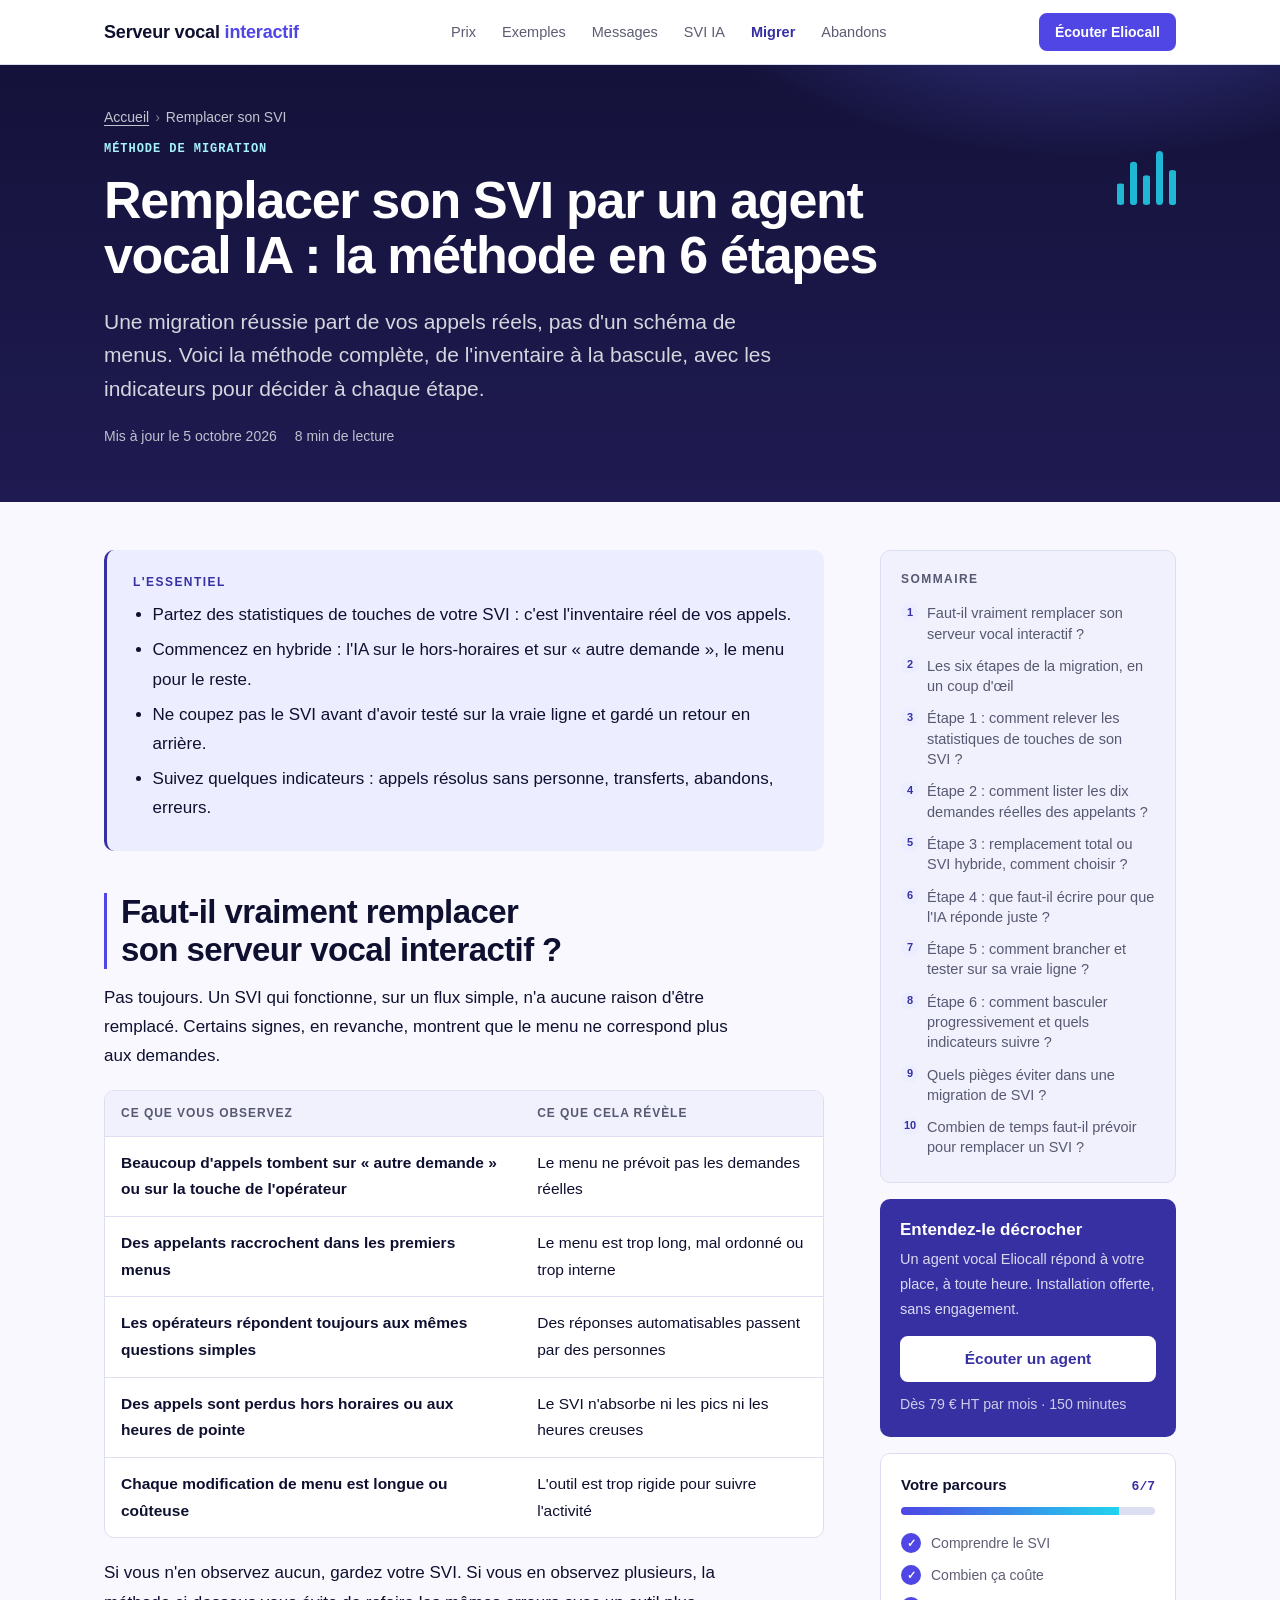
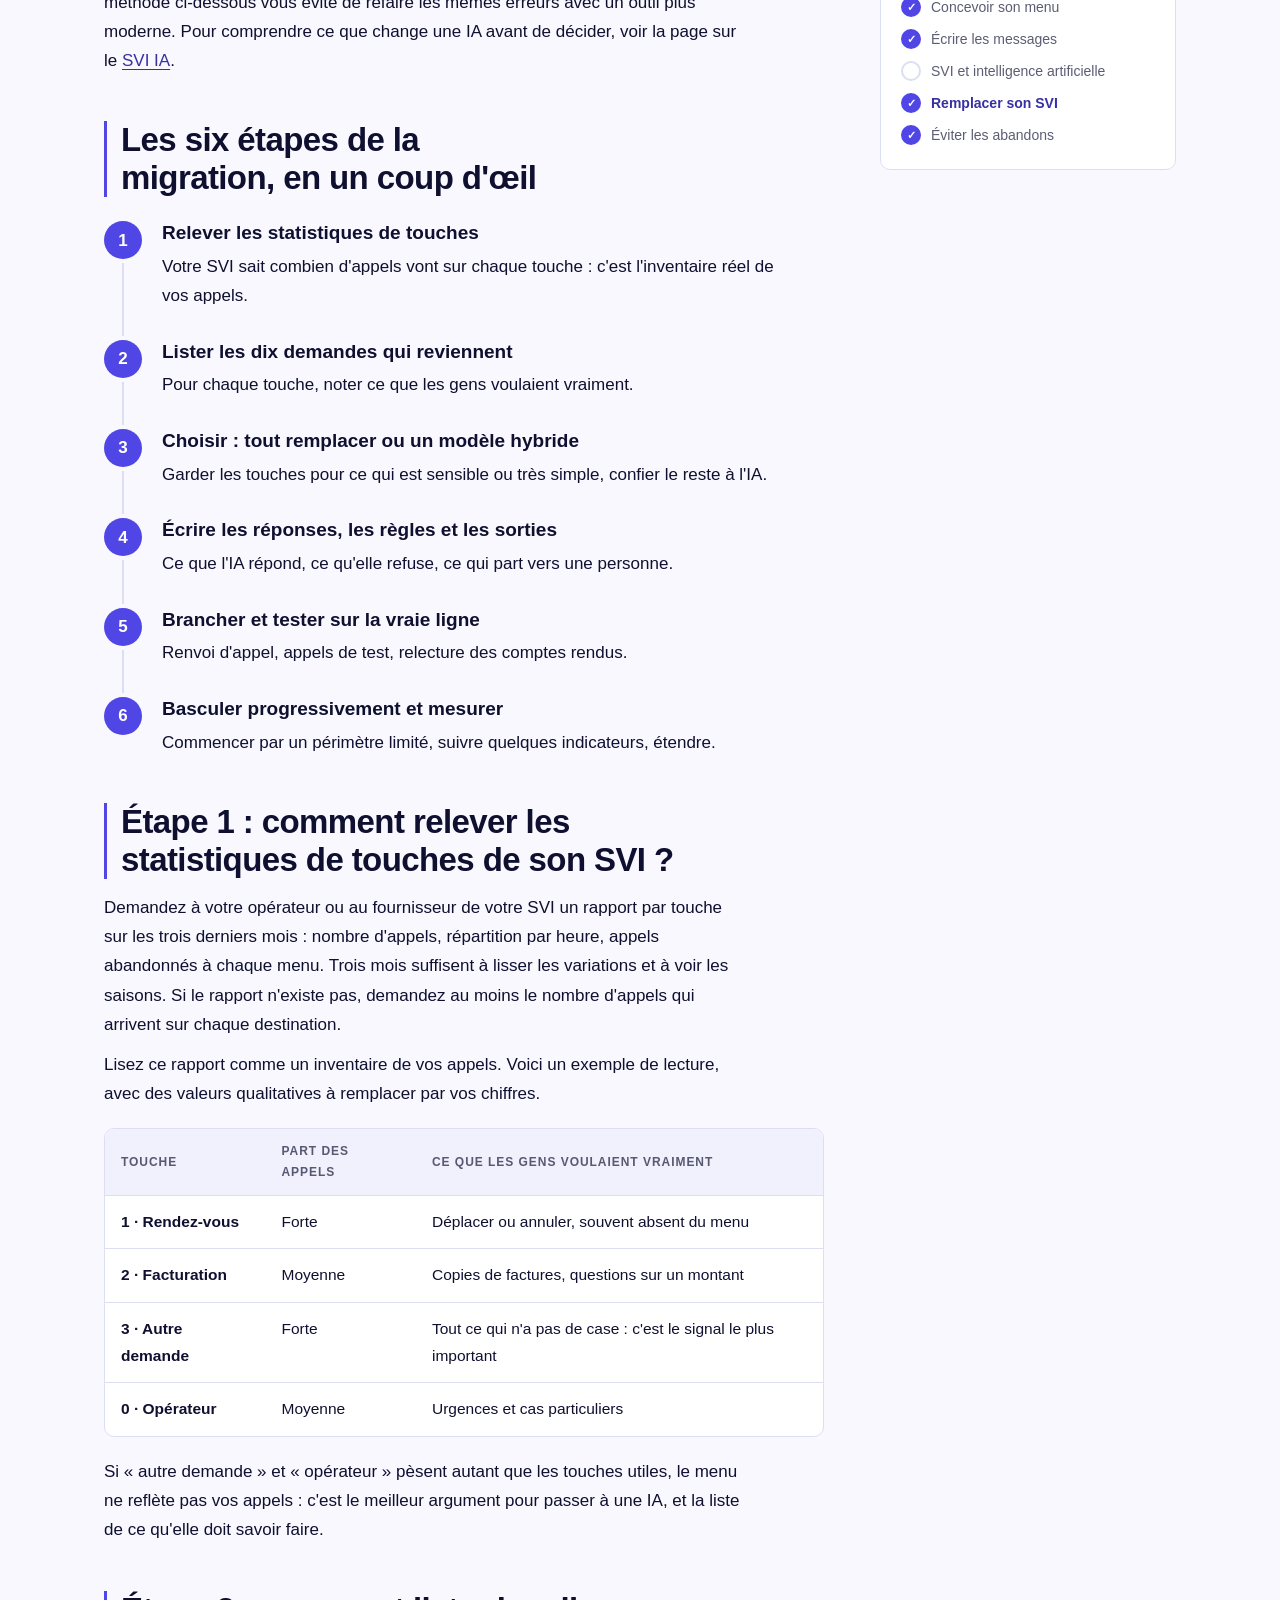
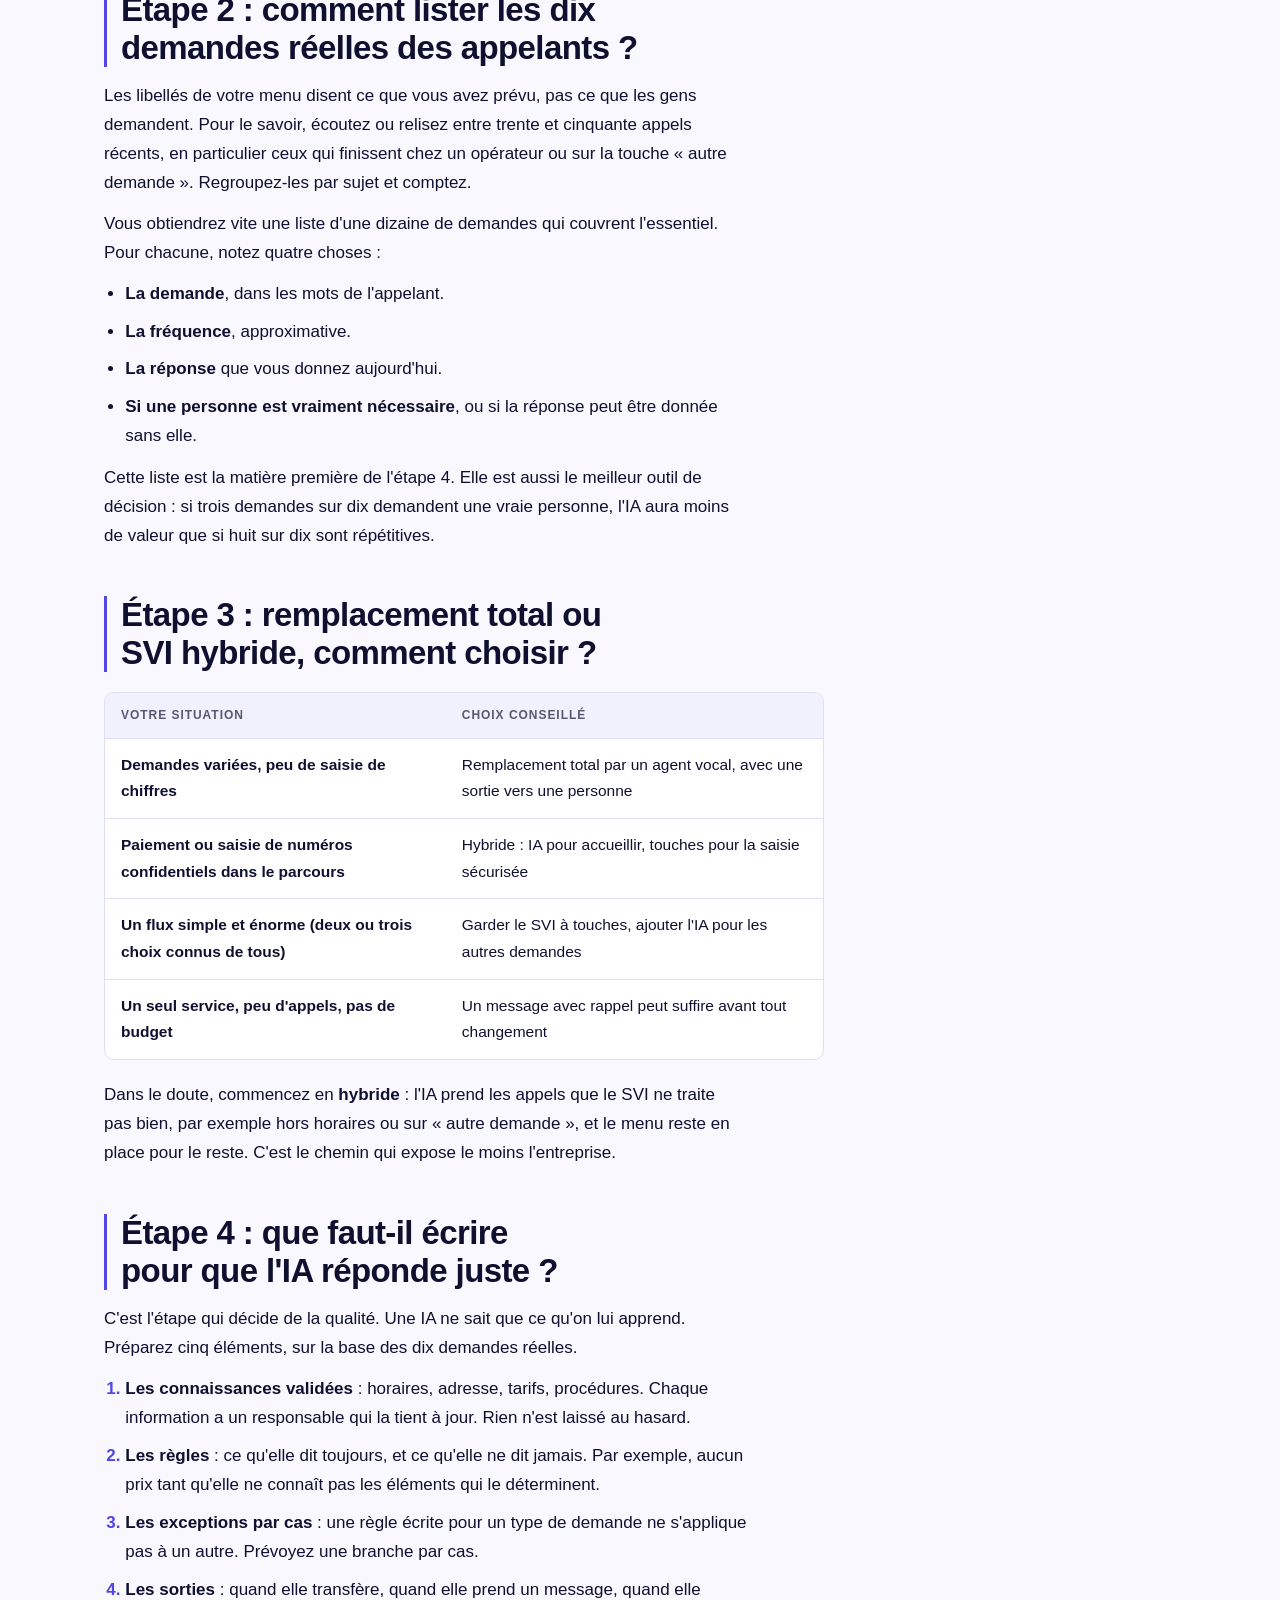
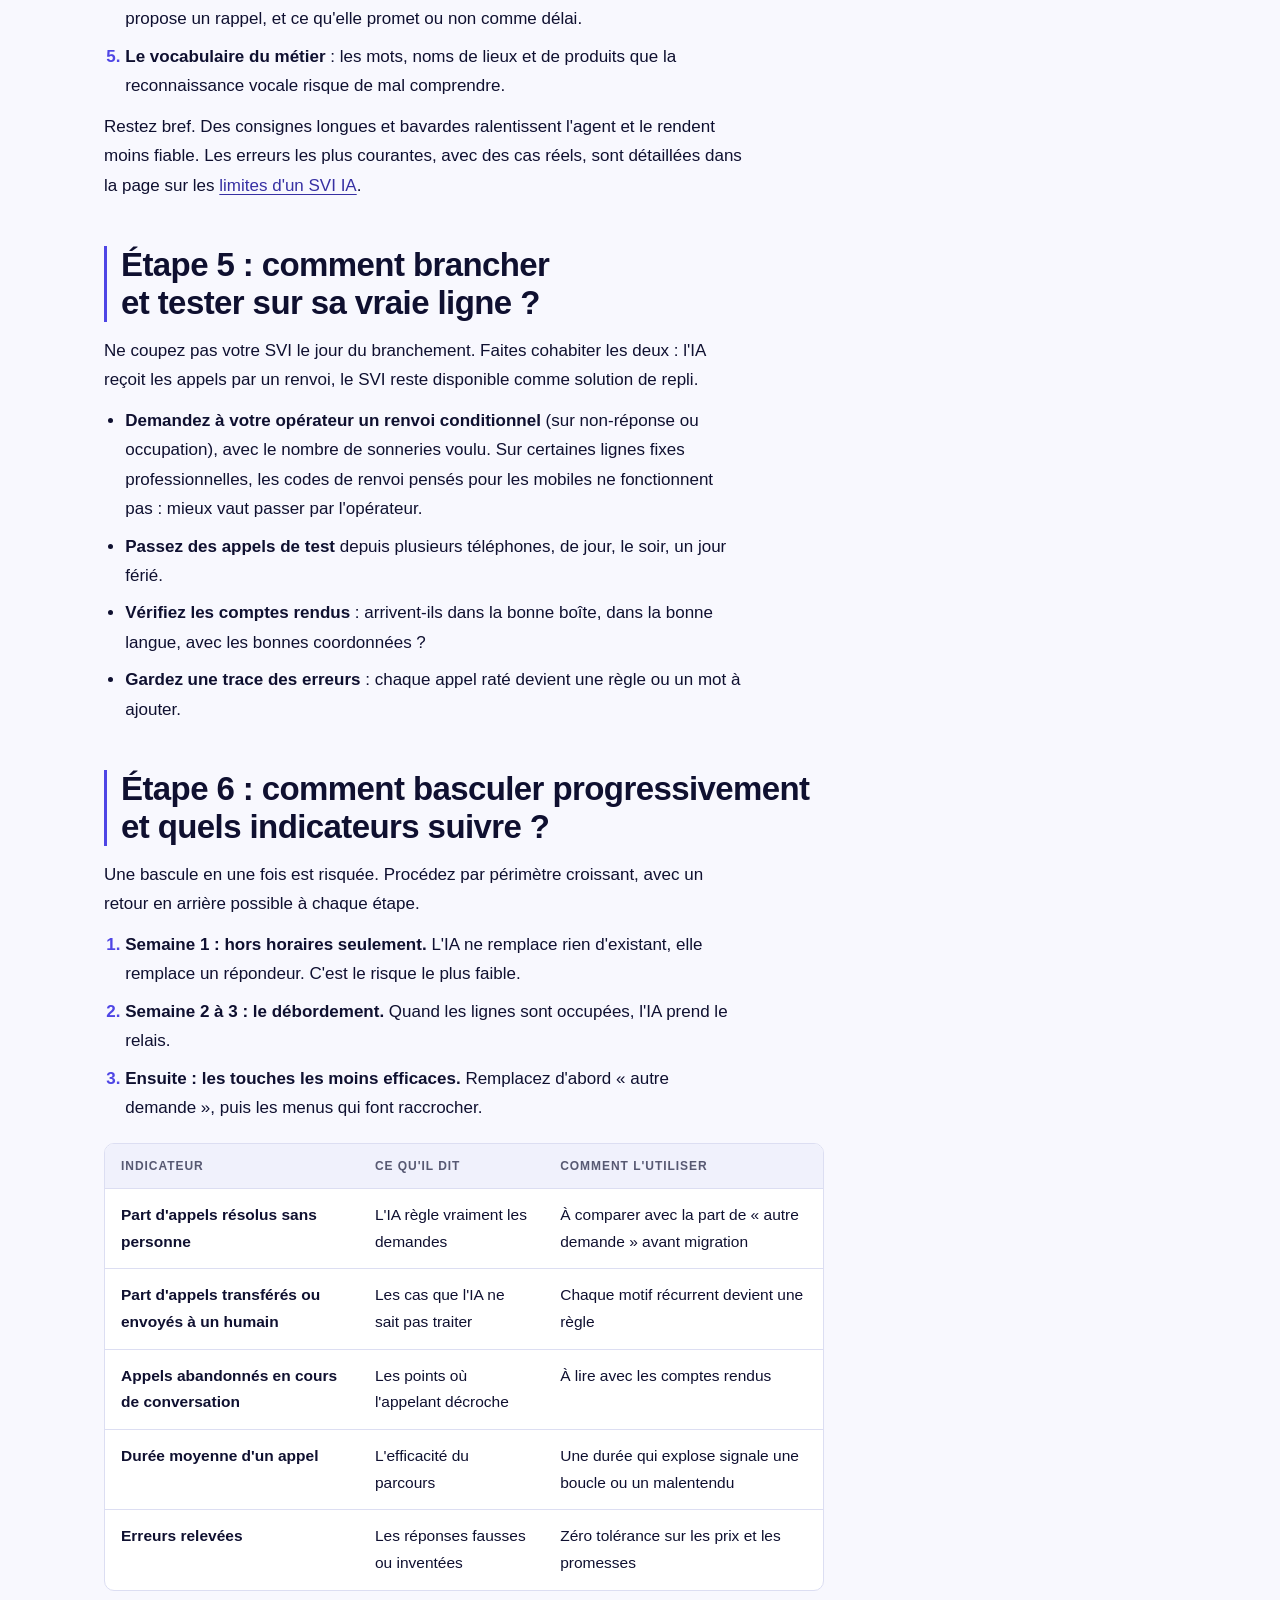
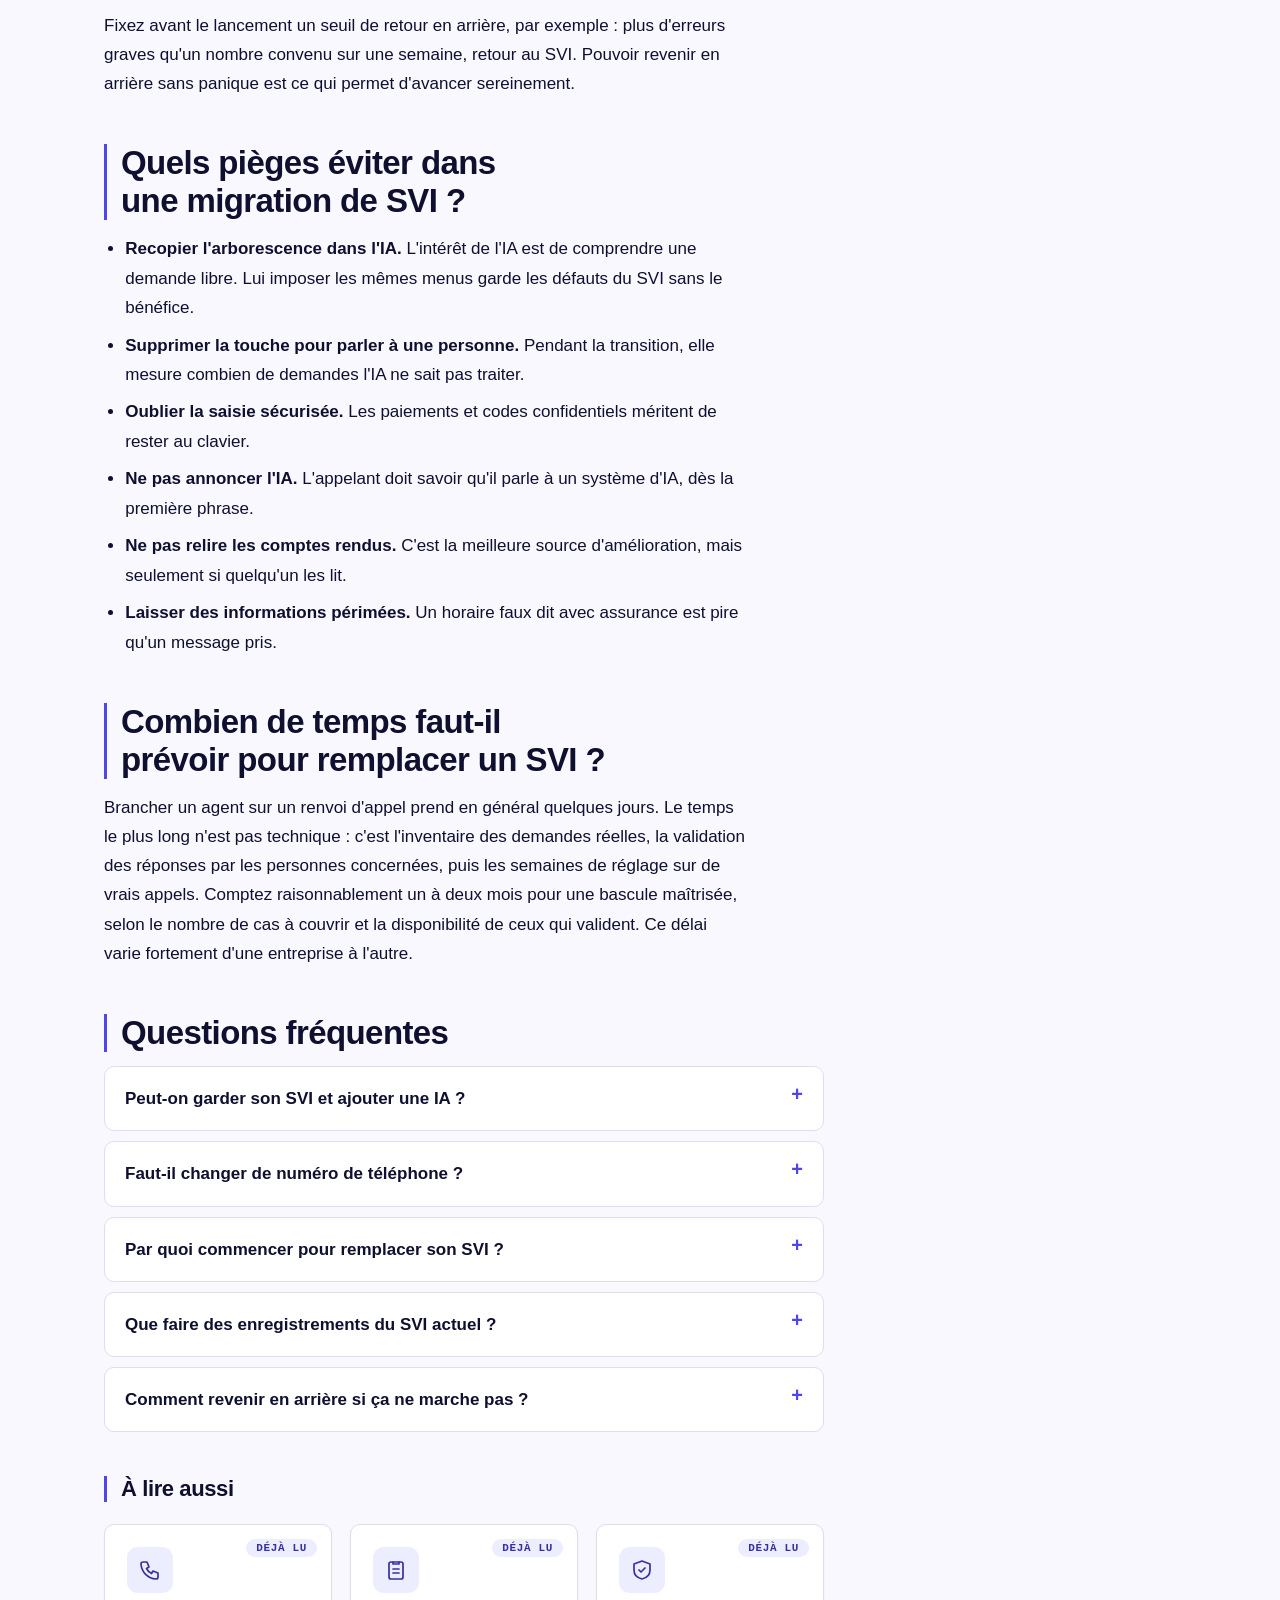
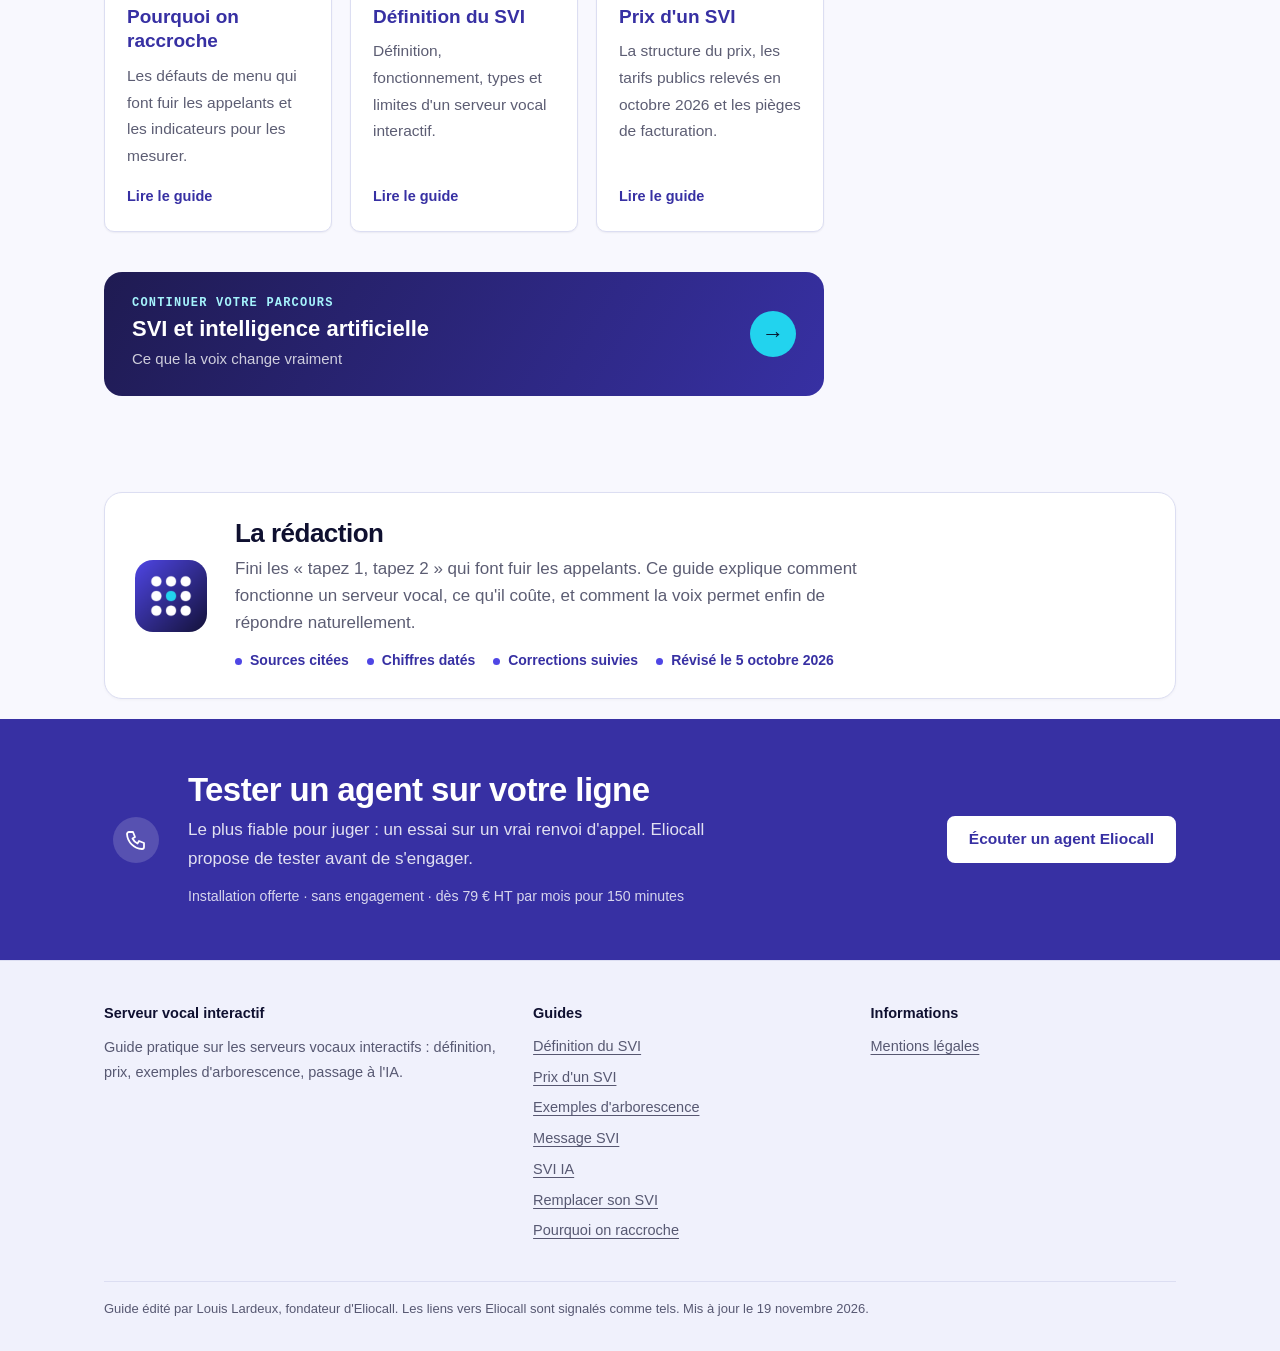
<file: remplacer-son-svi/index.html>
<!doctype html>
<html lang="fr">
<head>
<meta charset="utf-8">
<meta name="viewport" content="width=device-width, initial-scale=1">
<title>Remplacer son SVI par une IA : méthode en 6 étapes</title>
<meta name="description" content="Remplacer un SVI par un agent vocal IA : statistiques de touches, modèle hybride, tests sur la vraie ligne, bascule progressive et indicateurs.">
<link rel="canonical" href="https://serveur-vocal-interactif.fr/remplacer-son-svi/">
<meta property="og:type" content="article">
<meta property="og:locale" content="fr_FR">
<meta property="og:site_name" content="Serveur vocal interactif">
<meta property="og:title" content="Remplacer son SVI par une IA : méthode en 6 étapes">
<meta property="og:description" content="Remplacer un SVI par un agent vocal IA : statistiques de touches, modèle hybride, tests sur la vraie ligne, bascule progressive et indicateurs.">
<meta property="og:url" content="https://serveur-vocal-interactif.fr/remplacer-son-svi/">
<meta property="og:image" content="https://serveur-vocal-interactif.fr/og-image.png">
<meta property="og:image:width" content="1200">
<meta property="og:image:height" content="630">
<meta property="og:image:alt" content="Serveur vocal interactif">
<meta name="twitter:card" content="summary_large_image">
<meta name="twitter:image" content="https://serveur-vocal-interactif.fr/og-image.png">
<link rel="icon" href="/favicon.ico" sizes="48x48">
<link rel="icon" href="/favicon.svg" type="image/svg+xml">
<link rel="icon" href="/favicon-48.png" type="image/png" sizes="48x48">
<link rel="apple-touch-icon" href="/apple-touch-icon.png">
<meta name="theme-color" content="#4f46e5">

<meta http-equiv="Content-Security-Policy" content="default-src 'self'; script-src 'self' 'unsafe-inline'; style-src 'self' 'unsafe-inline'; img-src 'self' data:; base-uri 'self'; form-action 'none'">
<meta name="referrer" content="strict-origin-when-cross-origin">
<script type="application/ld+json">{"@context": "https://schema.org", "@graph": [{"@type": "BreadcrumbList", "itemListElement": [{"@type": "ListItem", "position": 1, "name": "Accueil", "item": "https://serveur-vocal-interactif.fr/"}, {"@type": "ListItem", "position": 2, "name": "Remplacer son SVI", "item": "https://serveur-vocal-interactif.fr/remplacer-son-svi/"}]}, {"@type": "Article", "headline": "Remplacer son SVI par un agent vocal IA : la méthode en 6 étapes", "description": "Remplacer un SVI par un agent vocal IA : statistiques de touches, modèle hybride, tests sur la vraie ligne, bascule progressive et indicateurs.", "inLanguage": "fr-FR", "datePublished": "2026-10-05", "dateModified": "2026-10-05", "mainEntityOfPage": "https://serveur-vocal-interactif.fr/remplacer-son-svi/", "author": {"@type": "Organization", "name": "Serveur vocal interactif", "url": "https://serveur-vocal-interactif.fr"}, "publisher": {"@type": "Organization", "name": "Serveur vocal interactif", "url": "https://serveur-vocal-interactif.fr"}}, {"@type": "FAQPage", "mainEntity": [{"@type": "Question", "name": "Peut-on garder son SVI et ajouter une IA ?", "acceptedAnswer": {"@type": "Answer", "text": "Oui, c'est le modèle hybride. L'IA prend les demandes que le menu traite mal, par exemple hors horaires, et le SVI garde les flux simples et la saisie sécurisée."}}, {"@type": "Question", "name": "Faut-il changer de numéro de téléphone ?", "acceptedAnswer": {"@type": "Answer", "text": "Non. On met en place un renvoi d'appel depuis votre ligne actuelle vers un numéro fourni par le prestataire. Votre numéro ne change pas."}}, {"@type": "Question", "name": "Par quoi commencer pour remplacer son SVI ?", "acceptedAnswer": {"@type": "Answer", "text": "Par les statistiques de touches de votre SVI actuel. Elles montrent ce que les gens demandent vraiment et où le menu échoue."}}, {"@type": "Question", "name": "Que faire des enregistrements du SVI actuel ?", "acceptedAnswer": {"@type": "Answer", "text": "Ils servent d'inventaire des cas traités. Vous pouvez en reprendre les informations utiles, mais pas les menus tels quels."}}, {"@type": "Question", "name": "Comment revenir en arrière si ça ne marche pas ?", "acceptedAnswer": {"@type": "Answer", "text": "En gardant le SVI actif pendant la transition et en limitant d'abord l'IA à un périmètre réduit. Un retour au SVI se fait alors en retirant le renvoi d'appel."}}]}]}</script>
<link rel="stylesheet" href="/style.css">
<script>(function(){var d=document.documentElement;if(window.matchMedia&&matchMedia("(prefers-reduced-motion: reduce)").matches)return;d.classList.add("s-js");setTimeout(function(){if(!window.__rvok)d.classList.add("s-show")},3500)})();</script>
</head>
<body>
<a class="s-skip" href="#contenu">Aller au contenu</a>
<div class="s-rdp" id="rdp" aria-hidden="true"><i></i></div>
<header class="s-top"><div class="s-wrap"><a class="s-brand" href="/">Serveur vocal <span>interactif</span></a><nav class="s-nav" aria-label="Navigation"><a href="/prix-serveur-vocal-interactif/">Prix</a><a href="/arborescence-svi-exemples/">Exemples</a><a href="/message-svi-exemples/">Messages</a><a href="/svi-ia-agent-vocal/">SVI IA</a><a href="/remplacer-son-svi/" class="s-cur">Migrer</a><a href="/pourquoi-les-appelants-raccrochent/">Abandons</a></nav><a class="s-btn s-small" href="https://eliocall.com/?utm_source=serveur-vocal-interactif&amp;utm_medium=guide&amp;utm_campaign=header" rel="nofollow sponsored noopener">Écouter Eliocall</a></div></header>
<main id="contenu">
<div class="s-page-head"><div class="s-wrap"><div class="s-eq" aria-hidden="true"><i></i><i></i><i></i><i></i><i></i></div><div class="s-crumbs"><a href="/">Accueil</a><i>›</i>Remplacer son SVI</div><div class="s-kicker">Méthode de migration</div><h1>Remplacer son SVI par un agent vocal IA&nbsp;: la méthode en 6 étapes</h1><p class="s-lead">Une migration réussie part de vos appels réels, pas d'un schéma de menus. Voici la méthode complète, de l'inventaire à la bascule, avec les indicateurs pour décider à chaque étape.</p><div class="s-meta"><span>Mis à jour le 5 octobre 2026</span><span>8 min de lecture</span></div></div></div>
<div class="s-wrap s-layout"><article class="s-doc"><div class="s-summary"><b>L'essentiel</b><ul><li>Partez des statistiques de touches de votre SVI&nbsp;: c'est l'inventaire réel de vos appels.</li><li>Commencez en hybride&nbsp;: l'IA sur le hors-horaires et sur «&nbsp;autre demande&nbsp;», le menu pour le reste.</li><li>Ne coupez pas le SVI avant d'avoir testé sur la vraie ligne et gardé un retour en arrière.</li><li>Suivez quelques indicateurs&nbsp;: appels résolus sans personne, transferts, abandons, erreurs.</li></ul></div><section id="faut-il-vraiment-remplacer-son-serveur-vocal-int" class="s-rv"><h2>Faut-il vraiment remplacer son serveur vocal interactif&nbsp;?</h2>
<p>Pas toujours. Un SVI qui fonctionne, sur un flux simple, n'a aucune raison d'être remplacé. Certains signes, en revanche, montrent que le menu ne correspond plus aux demandes.</p>
<div class="s-tablewrap"><table><tr><th>Ce que vous observez</th><th>Ce que cela révèle</th></tr><tr><td>Beaucoup d'appels tombent sur «&nbsp;autre demande&nbsp;» ou sur la touche de l'opérateur</td><td>Le menu ne prévoit pas les demandes réelles</td></tr><tr><td>Des appelants raccrochent dans les premiers menus</td><td>Le menu est trop long, mal ordonné ou trop interne</td></tr><tr><td>Les opérateurs répondent toujours aux mêmes questions simples</td><td>Des réponses automatisables passent par des personnes</td></tr><tr><td>Des appels sont perdus hors horaires ou aux heures de pointe</td><td>Le SVI n'absorbe ni les pics ni les heures creuses</td></tr><tr><td>Chaque modification de menu est longue ou coûteuse</td><td>L'outil est trop rigide pour suivre l'activité</td></tr></table></div>
<p>Si vous n'en observez aucun, gardez votre SVI. Si vous en observez plusieurs, la méthode ci-dessous vous évite de refaire les mêmes erreurs avec un outil plus moderne. Pour comprendre ce que change une IA avant de décider, voir la page sur le <a href="/svi-ia-agent-vocal/">SVI IA</a>.</p>
</section><section id="les-six-etapes-de-la-migration-en-un-coup-d-il" class="s-rv"><h2>Les six étapes de la migration, en un coup d'œil</h2>
<ol class="s-steps"><li><h3>Relever les statistiques de touches</h3><p>Votre SVI sait combien d'appels vont sur chaque touche&nbsp;: c'est l'inventaire réel de vos appels.</p></li><li><h3>Lister les dix demandes qui reviennent</h3><p>Pour chaque touche, noter ce que les gens voulaient vraiment.</p></li><li><h3>Choisir&nbsp;: tout remplacer ou un modèle hybride</h3><p>Garder les touches pour ce qui est sensible ou très simple, confier le reste à l'IA.</p></li><li><h3>Écrire les réponses, les règles et les sorties</h3><p>Ce que l'IA répond, ce qu'elle refuse, ce qui part vers une personne.</p></li><li><h3>Brancher et tester sur la vraie ligne</h3><p>Renvoi d'appel, appels de test, relecture des comptes rendus.</p></li><li><h3>Basculer progressivement et mesurer</h3><p>Commencer par un périmètre limité, suivre quelques indicateurs, étendre.</p></li></ol></section><section id="etape-1-comment-relever-les-statistiques-de-touc" class="s-rv"><h2>Étape 1&nbsp;: comment relever les statistiques de touches de son SVI&nbsp;?</h2>
<p>Demandez à votre opérateur ou au fournisseur de votre SVI un rapport par touche sur les trois derniers mois&nbsp;: nombre d'appels, répartition par heure, appels abandonnés à chaque menu. Trois mois suffisent à lisser les variations et à voir les saisons. Si le rapport n'existe pas, demandez au moins le nombre d'appels qui arrivent sur chaque destination.</p>
<p>Lisez ce rapport comme un inventaire de vos appels. Voici un exemple de lecture, avec des valeurs qualitatives à remplacer par vos chiffres.</p>
<div class="s-tablewrap"><table><tr><th>Touche</th><th>Part des appels</th><th>Ce que les gens voulaient vraiment</th></tr><tr><td>1 · Rendez-vous</td><td>Forte</td><td>Déplacer ou annuler, souvent absent du menu</td></tr><tr><td>2 · Facturation</td><td>Moyenne</td><td>Copies de factures, questions sur un montant</td></tr><tr><td>3 · Autre demande</td><td>Forte</td><td>Tout ce qui n'a pas de case&nbsp;: c'est le signal le plus important</td></tr><tr><td>0 · Opérateur</td><td>Moyenne</td><td>Urgences et cas particuliers</td></tr></table></div>
<p>Si «&nbsp;autre demande&nbsp;» et «&nbsp;opérateur&nbsp;» pèsent autant que les touches utiles, le menu ne reflète pas vos appels&nbsp;: c'est le meilleur argument pour passer à une IA, et la liste de ce qu'elle doit savoir faire.</p>
</section><section id="etape-2-comment-lister-les-dix-demandes-reelles-" class="s-rv"><h2>Étape 2&nbsp;: comment lister les dix demandes réelles des appelants&nbsp;?</h2>
<p>Les libellés de votre menu disent ce que vous avez prévu, pas ce que les gens demandent. Pour le savoir, écoutez ou relisez entre trente et cinquante appels récents, en particulier ceux qui finissent chez un opérateur ou sur la touche «&nbsp;autre demande&nbsp;». Regroupez-les par sujet et comptez.</p>
<p>Vous obtiendrez vite une liste d'une dizaine de demandes qui couvrent l'essentiel. Pour chacune, notez quatre choses&nbsp;:</p>
<ul class="s-clean">
 <li><strong>La demande</strong>, dans les mots de l'appelant.</li>
 <li><strong>La fréquence</strong>, approximative.</li>
 <li><strong>La réponse</strong> que vous donnez aujourd'hui.</li>
 <li><strong>Si une personne est vraiment nécessaire</strong>, ou si la réponse peut être donnée sans elle.</li>
</ul>
<p>Cette liste est la matière première de l'étape 4. Elle est aussi le meilleur outil de décision&nbsp;: si trois demandes sur dix demandent une vraie personne, l'IA aura moins de valeur que si huit sur dix sont répétitives.</p>
</section><section id="etape-3-remplacement-total-ou-svi-hybride-commen" class="s-rv"><h2>Étape 3&nbsp;: remplacement total ou SVI hybride, comment choisir&nbsp;?</h2>
<div class="s-tablewrap"><table><tr><th>Votre situation</th><th>Choix conseillé</th></tr><tr><td>Demandes variées, peu de saisie de chiffres</td><td>Remplacement total par un agent vocal, avec une sortie vers une personne</td></tr><tr><td>Paiement ou saisie de numéros confidentiels dans le parcours</td><td>Hybride&nbsp;: IA pour accueillir, touches pour la saisie sécurisée</td></tr><tr><td>Un flux simple et énorme (deux ou trois choix connus de tous)</td><td>Garder le SVI à touches, ajouter l'IA pour les autres demandes</td></tr><tr><td>Un seul service, peu d'appels, pas de budget</td><td>Un message avec rappel peut suffire avant tout changement</td></tr></table></div>
<p>Dans le doute, commencez en <strong>hybride</strong>&nbsp;: l'IA prend les appels que le SVI ne traite pas bien, par exemple hors horaires ou sur «&nbsp;autre demande&nbsp;», et le menu reste en place pour le reste. C'est le chemin qui expose le moins l'entreprise.</p>
</section><section id="etape-4-que-faut-il-ecrire-pour-que-l-ia-reponde" class="s-rv"><h2>Étape 4&nbsp;: que faut-il écrire pour que l'IA réponde juste&nbsp;?</h2>
<p>C'est l'étape qui décide de la qualité. Une IA ne sait que ce qu'on lui apprend. Préparez cinq éléments, sur la base des dix demandes réelles.</p>
<ol class="s-rules">
 <li><strong>Les connaissances validées</strong>&nbsp;: horaires, adresse, tarifs, procédures. Chaque information a un responsable qui la tient à jour. Rien n'est laissé au hasard.</li>
 <li><strong>Les règles</strong>&nbsp;: ce qu'elle dit toujours, et ce qu'elle ne dit jamais. Par exemple, aucun prix tant qu'elle ne connaît pas les éléments qui le déterminent.</li>
 <li><strong>Les exceptions par cas</strong>&nbsp;: une règle écrite pour un type de demande ne s'applique pas à un autre. Prévoyez une branche par cas.</li>
 <li><strong>Les sorties</strong>&nbsp;: quand elle transfère, quand elle prend un message, quand elle propose un rappel, et ce qu'elle promet ou non comme délai.</li>
 <li><strong>Le vocabulaire du métier</strong>&nbsp;: les mots, noms de lieux et de produits que la reconnaissance vocale risque de mal comprendre.</li>
</ol>
<p>Restez bref. Des consignes longues et bavardes ralentissent l'agent et le rendent moins fiable. Les erreurs les plus courantes, avec des cas réels, sont détaillées dans la page sur les <a href="/svi-ia-agent-vocal/">limites d'un SVI IA</a>.</p>
</section><section id="etape-5-comment-brancher-et-tester-sur-sa-vraie-" class="s-rv"><h2>Étape 5&nbsp;: comment brancher et tester sur sa vraie ligne&nbsp;?</h2>
<p>Ne coupez pas votre SVI le jour du branchement. Faites cohabiter les deux&nbsp;: l'IA reçoit les appels par un renvoi, le SVI reste disponible comme solution de repli.</p>
<ul class="s-clean">
 <li><strong>Demandez à votre opérateur un renvoi conditionnel</strong> (sur non-réponse ou occupation), avec le nombre de sonneries voulu. Sur certaines lignes fixes professionnelles, les codes de renvoi pensés pour les mobiles ne fonctionnent pas&nbsp;: mieux vaut passer par l'opérateur.</li>
 <li><strong>Passez des appels de test</strong> depuis plusieurs téléphones, de jour, le soir, un jour férié.</li>
 <li><strong>Vérifiez les comptes rendus</strong>&nbsp;: arrivent-ils dans la bonne boîte, dans la bonne langue, avec les bonnes coordonnées&nbsp;?</li>
 <li><strong>Gardez une trace des erreurs</strong>&nbsp;: chaque appel raté devient une règle ou un mot à ajouter.</li>
</ul>
</section><section id="etape-6-comment-basculer-progressivement-et-quel" class="s-rv"><h2>Étape 6&nbsp;: comment basculer progressivement et quels indicateurs suivre&nbsp;?</h2>
<p>Une bascule en une fois est risquée. Procédez par périmètre croissant, avec un retour en arrière possible à chaque étape.</p>
<ol class="s-rules">
 <li><strong>Semaine 1&nbsp;: hors horaires seulement.</strong> L'IA ne remplace rien d'existant, elle remplace un répondeur. C'est le risque le plus faible.</li>
 <li><strong>Semaine 2 à 3&nbsp;: le débordement.</strong> Quand les lignes sont occupées, l'IA prend le relais.</li>
 <li><strong>Ensuite&nbsp;: les touches les moins efficaces.</strong> Remplacez d'abord «&nbsp;autre demande&nbsp;», puis les menus qui font raccrocher.</li>
</ol>
<div class="s-tablewrap"><table><tr><th>Indicateur</th><th>Ce qu'il dit</th><th>Comment l'utiliser</th></tr><tr><td>Part d'appels résolus sans personne</td><td>L'IA règle vraiment les demandes</td><td>À comparer avec la part de «&nbsp;autre demande&nbsp;» avant migration</td></tr><tr><td>Part d'appels transférés ou envoyés à un humain</td><td>Les cas que l'IA ne sait pas traiter</td><td>Chaque motif récurrent devient une règle</td></tr><tr><td>Appels abandonnés en cours de conversation</td><td>Les points où l'appelant décroche</td><td>À lire avec les comptes rendus</td></tr><tr><td>Durée moyenne d'un appel</td><td>L'efficacité du parcours</td><td>Une durée qui explose signale une boucle ou un malentendu</td></tr><tr><td>Erreurs relevées</td><td>Les réponses fausses ou inventées</td><td>Zéro tolérance sur les prix et les promesses</td></tr></table></div>
<p>Fixez avant le lancement un seuil de retour en arrière, par exemple&nbsp;: plus d'erreurs graves qu'un nombre convenu sur une semaine, retour au SVI. Pouvoir revenir en arrière sans panique est ce qui permet d'avancer sereinement.</p>
</section><section id="quels-pieges-eviter-dans-une-migration-de-svi" class="s-rv"><h2>Quels pièges éviter dans une migration de SVI&nbsp;?</h2>
<ul class="s-clean">
 <li><strong>Recopier l'arborescence dans l'IA.</strong> L'intérêt de l'IA est de comprendre une demande libre. Lui imposer les mêmes menus garde les défauts du SVI sans le bénéfice.</li>
 <li><strong>Supprimer la touche pour parler à une personne.</strong> Pendant la transition, elle mesure combien de demandes l'IA ne sait pas traiter.</li>
 <li><strong>Oublier la saisie sécurisée.</strong> Les paiements et codes confidentiels méritent de rester au clavier.</li>
 <li><strong>Ne pas annoncer l'IA.</strong> L'appelant doit savoir qu'il parle à un système d'IA, dès la première phrase.</li>
 <li><strong>Ne pas relire les comptes rendus.</strong> C'est la meilleure source d'amélioration, mais seulement si quelqu'un les lit.</li>
 <li><strong>Laisser des informations périmées.</strong> Un horaire faux dit avec assurance est pire qu'un message pris.</li>
</ul>
</section><section id="combien-de-temps-faut-il-prevoir-pour-remplacer-" class="s-rv"><h2>Combien de temps faut-il prévoir pour remplacer un SVI&nbsp;?</h2>
<p>Brancher un agent sur un renvoi d'appel prend en général quelques jours. Le temps le plus long n'est pas technique&nbsp;: c'est l'inventaire des demandes réelles, la validation des réponses par les personnes concernées, puis les semaines de réglage sur de vrais appels. Comptez raisonnablement un à deux mois pour une bascule maîtrisée, selon le nombre de cas à couvrir et la disponibilité de ceux qui valident. Ce délai varie fortement d'une entreprise à l'autre.</p>
</section><section id="questions" class="s-rv"><h2>Questions fréquentes</h2><details><summary>Peut-on garder son SVI et ajouter une IA&nbsp;?</summary><p>Oui, c'est le modèle hybride. L'IA prend les demandes que le menu traite mal, par exemple hors horaires, et le SVI garde les flux simples et la saisie sécurisée.</p></details><details><summary>Faut-il changer de numéro de téléphone&nbsp;?</summary><p>Non. On met en place un renvoi d'appel depuis votre ligne actuelle vers un numéro fourni par le prestataire. Votre numéro ne change pas.</p></details><details><summary>Par quoi commencer pour remplacer son SVI&nbsp;?</summary><p>Par les statistiques de touches de votre SVI actuel. Elles montrent ce que les gens demandent vraiment et où le menu échoue.</p></details><details><summary>Que faire des enregistrements du SVI actuel&nbsp;?</summary><p>Ils servent d'inventaire des cas traités. Vous pouvez en reprendre les informations utiles, mais pas les menus tels quels.</p></details><details><summary>Comment revenir en arrière si ça ne marche pas&nbsp;?</summary><p>En gardant le SVI actif pendant la transition et en limitant d'abord l'IA à un périmètre réduit. Un retour au SVI se fait alors en retirant le renvoi d'appel.</p></details></section><div class="s-related"><h2>À lire aussi</h2><div class="s-cards s-cols3"><a class="s-card" href="/pourquoi-les-appelants-raccrochent/"><span class="s-ico" aria-hidden="true"><svg viewBox="0 0 24 24" width="24" height="24" fill="none" stroke="currentColor" stroke-width="1.7" stroke-linecap="round" stroke-linejoin="round"><path d="M5 4h4l2 5-2.5 1.5a11 11 0 0 0 5 5L15 13l5 2v4a2 2 0 0 1-2 2A16 16 0 0 1 3 6a2 2 0 0 1 2-2z"/></svg></span><h3>Pourquoi on raccroche</h3><p>Les défauts de menu qui font fuir les appelants et les indicateurs pour les mesurer.</p><span class="s-more">Lire le guide</span></a><a class="s-card" href="/"><span class="s-ico" aria-hidden="true"><svg viewBox="0 0 24 24" width="24" height="24" fill="none" stroke="currentColor" stroke-width="1.7" stroke-linecap="round" stroke-linejoin="round"><rect x="5" y="4" width="14" height="17" rx="2"/><path d="M9 4v2h6V4M9 11h6M9 15h6"/></svg></span><h3>Définition du SVI</h3><p>Définition, fonctionnement, types et limites d'un serveur vocal interactif.</p><span class="s-more">Lire le guide</span></a><a class="s-card" href="/prix-serveur-vocal-interactif/"><span class="s-ico" aria-hidden="true"><svg viewBox="0 0 24 24" width="24" height="24" fill="none" stroke="currentColor" stroke-width="1.7" stroke-linecap="round" stroke-linejoin="round"><path d="M12 3l8 3v6c0 5-3.5 8-8 9-4.5-1-8-4-8-9V6z"/><path d="M9 12l2 2 4-4"/></svg></span><h3>Prix d'un SVI</h3><p>La structure du prix, les tarifs publics relevés en octobre 2026 et les pièges de facturation.</p><span class="s-more">Lire le guide</span></a></div></div><div id="nx-box" hidden></div></article><aside class="s-side"><nav class="s-toc" aria-label="Sommaire"><b>Sommaire</b><ol><li><a href="#faut-il-vraiment-remplacer-son-serveur-vocal-int">Faut-il vraiment remplacer son serveur vocal interactif&nbsp;?</a></li><li><a href="#les-six-etapes-de-la-migration-en-un-coup-d-il">Les six étapes de la migration, en un coup d'œil</a></li><li><a href="#etape-1-comment-relever-les-statistiques-de-touc">Étape 1&nbsp;: comment relever les statistiques de touches de son SVI&nbsp;?</a></li><li><a href="#etape-2-comment-lister-les-dix-demandes-reelles-">Étape 2&nbsp;: comment lister les dix demandes réelles des appelants&nbsp;?</a></li><li><a href="#etape-3-remplacement-total-ou-svi-hybride-commen">Étape 3&nbsp;: remplacement total ou SVI hybride, comment choisir&nbsp;?</a></li><li><a href="#etape-4-que-faut-il-ecrire-pour-que-l-ia-reponde">Étape 4&nbsp;: que faut-il écrire pour que l'IA réponde juste&nbsp;?</a></li><li><a href="#etape-5-comment-brancher-et-tester-sur-sa-vraie-">Étape 5&nbsp;: comment brancher et tester sur sa vraie ligne&nbsp;?</a></li><li><a href="#etape-6-comment-basculer-progressivement-et-quel">Étape 6&nbsp;: comment basculer progressivement et quels indicateurs suivre&nbsp;?</a></li><li><a href="#quels-pieges-eviter-dans-une-migration-de-svi">Quels pièges éviter dans une migration de SVI&nbsp;?</a></li><li><a href="#combien-de-temps-faut-il-prevoir-pour-remplacer-">Combien de temps faut-il prévoir pour remplacer un SVI&nbsp;?</a></li></ol></nav><div class="s-sidecta"><b>Entendez-le décrocher</b><p>Un agent vocal Eliocall répond à votre place, à toute heure. Installation offerte, sans engagement.</p><a class="s-btn" href="https://eliocall.com/?utm_source=serveur-vocal-interactif&utm_medium=guide&utm_campaign=ecouter#hero-form" rel="nofollow sponsored noopener">Écouter un agent</a><small style="display:block;margin-top:10px;opacity:.75">Dès 79 € HT par mois · 150 minutes</small></div><div id="jr-box" hidden></div></aside></div>
<section class="s-rdn" id="redaction"><div class="s-wrap"><div class="s-rdc"><img class="s-rdm" src="/icon-192.png" alt="Logo de la rédaction" width="72" height="72" loading="lazy" decoding="async"><div><h2>La rédaction</h2><p>Fini les «&nbsp;tapez 1, tapez 2&nbsp;» qui font fuir les appelants. Ce guide explique comment fonctionne un serveur vocal, ce qu'il coûte, et comment la voix permet enfin de répondre naturellement.</p><ul><li>Sources citées</li><li>Chiffres datés</li><li>Corrections suivies</li><li>Révisé le 5 octobre 2026</li></ul></div></div></div></section>
<div class="s-band"><div class="s-wrap"><div><div class="s-rg" aria-hidden="true"><span></span><span></span><span></span><b><svg viewBox="0 0 24 24" width="24" height="24" fill="none" stroke="#fff" stroke-width="1.8" stroke-linecap="round" stroke-linejoin="round"><path d="M5 4h4l2 5-2.5 1.5a11 11 0 0 0 5 5L15 13l5 2v4a2 2 0 0 1-2 2A16 16 0 0 1 3 6a2 2 0 0 1 2-2z"/></svg></b></div><div><h2>Tester un agent sur votre ligne</h2><p>Le plus fiable pour juger&nbsp;: un essai sur un vrai renvoi d'appel. Eliocall propose de tester avant de s'engager.</p><small style="display:block;margin-top:10px;opacity:.8">Installation offerte · sans engagement · dès 79 € HT par mois pour 150 minutes</small></div></div><a class="s-btn" href="https://eliocall.com/?utm_source=serveur-vocal-interactif&amp;utm_medium=guide&amp;utm_campaign=svi-migration" rel="nofollow sponsored noopener">Écouter un agent Eliocall</a></div></div>
</main>
<footer class="s-foot"><div class="s-wrap"><div><b>Serveur vocal <span>interactif</span></b><p>Guide pratique sur les serveurs vocaux interactifs&nbsp;: définition, prix, exemples d'arborescence, passage à l'IA.</p></div><div><b>Guides</b><ul><li><a href="/">Définition du SVI</a></li><li><a href="/prix-serveur-vocal-interactif/">Prix d'un SVI</a></li><li><a href="/arborescence-svi-exemples/">Exemples d'arborescence</a></li><li><a href="/message-svi-exemples/">Message SVI</a></li><li><a href="/svi-ia-agent-vocal/">SVI IA</a></li><li><a href="/remplacer-son-svi/">Remplacer son SVI</a></li><li><a href="/pourquoi-les-appelants-raccrochent/">Pourquoi on raccroche</a></li></ul></div><div><b>Informations</b><ul><li><a href="/mentions-legales/">Mentions légales</a></li></ul></div><div class="s-small">Guide édité par Louis Lardeux, fondateur d'Eliocall. Les liens vers Eliocall sont signalés comme tels. Mis à jour le 19 novembre 2026.</div></div></footer>
<script>(function(){var P="s-",d=document;if(window.matchMedia&&matchMedia("(prefers-reduced-motion: reduce)").matches)return;window.__rvok=1;
var rd=d.getElementById("rdp"),bar=rd&&rd.firstElementChild,top=d.querySelector("."+P+"top"),tk=false;
function onS(){tk=false;var h=d.documentElement,max=h.scrollHeight-h.clientHeight,y=window.pageYOffset||h.scrollTop;if(bar&&max>0)bar.style.transform="scaleX("+Math.min(1,y/max)+")";if(top){if(y>8)top.classList.add(P+"sc");else top.classList.remove(P+"sc")}}
window.addEventListener("scroll",function(){if(!tk){tk=true;requestAnimationFrame(onS)}},{passive:true});onS();
var ap=[].slice.call(d.querySelectorAll("[data-ap]"));if("IntersectionObserver" in window){var ao=new IntersectionObserver(function(es){es.forEach(function(e){if(e.isIntersecting)e.target.removeAttribute("data-off");else e.target.setAttribute("data-off","1")})},{rootMargin:"80px"});ap.forEach(function(el){ao.observe(el)})}
var rv=[].slice.call(d.querySelectorAll("."+P+"rv"));
if("IntersectionObserver" in window){var io=new IntersectionObserver(function(es){es.forEach(function(e){if(e.isIntersecting){e.target.classList.add(P+"in");io.unobserve(e.target)}})},{threshold:.06,rootMargin:"0px 0px -5% 0px"});rv.forEach(function(el){io.observe(el)})}else{rv.forEach(function(el){el.classList.add(P+"in")})}
var links=[].slice.call(d.querySelectorAll("."+P+"toc a")),map={};links.forEach(function(a){map[a.getAttribute("href").slice(1)]=a});
if("IntersectionObserver" in window&&links.length){var so=new IntersectionObserver(function(es){es.forEach(function(e){if(e.isIntersecting){links.forEach(function(a){a.classList.remove(P+"act")});var a=map[e.target.id];if(a)a.classList.add(P+"act")}})},{rootMargin:"-18% 0px -70% 0px"});[].slice.call(d.querySelectorAll("."+P+"doc section[id]")).forEach(function(x){so.observe(x)})}
})();</script>

<div id="stk" role="complementary" aria-label="Écouter un agent vocal"><a href="https://eliocall.com/?utm_source=serveur-vocal-interactif&utm_medium=guide&utm_campaign=ecouter#hero-form" rel="nofollow sponsored noopener"><span class="s-w" aria-hidden="true"><i></i><i></i><i></i><i></i></span><span><b>Entendre un agent vocal Eliocall</b><small>Démonstration sur eliocall.com</small></span></a><button type="button" id="stk-x" aria-label="Masquer">×</button></div>
<script>(function(){
var $=function(i){return document.getElementById(i)},KS="svi-seen-v1",KR="svi-last-v1",CUR=location.pathname.replace(/index\.html$/,""),J=[["/", "Comprendre le SVI", "Définition et fonctionnement"], ["/prix-serveur-vocal-interactif/", "Combien ça coûte", "Les tarifs publics et le simulateur"], ["/arborescence-svi-exemples/", "Concevoir son menu", "Cinq arborescences prêtes à adapter"], ["/message-svi-exemples/", "Écrire les messages", "24 messages prêts à copier"], ["/svi-ia-agent-vocal/", "SVI et intelligence artificielle", "Ce que la voix change vraiment"], ["/remplacer-son-svi/", "Remplacer son SVI", "La méthode en six étapes"], ["/pourquoi-les-appelants-raccrochent/", "Éviter les abandons", "Les défauts de menu et le diagnostic"]],HEAR="https://eliocall.com/?utm_source=serveur-vocal-interactif&utm_medium=guide&utm_campaign=ecouter#hero-form";
var seen={};try{seen=JSON.parse(localStorage.getItem(KS)||"{}")}catch(e){}seen[CUR]=1;try{localStorage.setItem(KS,JSON.stringify(seen))}catch(e){}
function n(){return J.filter(function(x){return seen[x[0]]}).length}
/* parcours dans la colonne latérale */
var jr=$("jr-box");if(jr){var h=document.createElement("h4"),t=document.createElement("strong");t.textContent="Votre parcours";var c=document.createElement("span");c.textContent=n()+"/"+J.length;h.appendChild(t);h.appendChild(c);jr.appendChild(h);
var pr=document.createElement("div");pr.setAttribute("data-pr","");var bar=document.createElement("i");pr.appendChild(bar);jr.appendChild(pr);var ol=document.createElement("ol");
J.forEach(function(x,i){var li=document.createElement("li"),a=document.createElement("a");a.href=x[0];if(x[0]===CUR)a.setAttribute("aria-current","page");if(seen[x[0]])a.setAttribute("data-seen","1");var em=document.createElement("em");em.textContent=seen[x[0]]?"✓":(i+1);a.appendChild(em);a.appendChild(document.createTextNode(x[1]));li.appendChild(a);ol.appendChild(li)});jr.appendChild(ol);jr.hidden=false;setTimeout(function(){bar.style.width=Math.round(100*n()/J.length)+"%"},60)}
/* badges « déjà lu » sur les cartes */
[].slice.call(document.querySelectorAll("a[href^='/']")).forEach(function(a){var p=a.getAttribute("href").split("#")[0];if(a.className&&/card/.test(a.className)){a.setAttribute("data-card","");if(seen[p]&&p!==CUR)a.setAttribute("data-seen","1")}});
/* suite de lecture */
var nx=$("nx-box");if(nx){var idx=-1;J.forEach(function(x,i){if(x[0]===CUR)idx=i});var nxt=null;for(var k=1;k<=J.length;k++){var c2=J[(idx+k)%J.length];if(!seen[c2[0]]){nxt=c2;break}}
var a=document.createElement("a");if(nxt){a.href=nxt[0];a.innerHTML="<div><small>Continuer votre parcours</small><strong></strong><span></span></div><b>→</b>";a.querySelector("strong").textContent=nxt[1];a.querySelector("span").textContent=nxt[2]}
else{a.href=HEAR;a.rel="nofollow sponsored noopener";a.innerHTML="<div><small>Parcours terminé</small><strong>Passez de la théorie à l'écoute</strong><span>Entendez un agent vocal Eliocall répondre à votre place.</span></div><b>→</b>"}
nx.appendChild(a);nx.hidden=false}
/* bouton flottant */
var stk=$("stk");try{if(sessionStorage.getItem("svi-stk-x"))stk.hidden=true}catch(e){}
$("stk-x").addEventListener("click",function(){stk.hidden=true;try{sessionStorage.setItem("svi-stk-x","1")}catch(e){}});
function onScroll(){var y=window.pageYOffset,max=document.documentElement.scrollHeight-innerHeight;var tt=$("rs-toast");if(tt&&y>300)tt.removeAttribute("data-show");if(y>700&&y<max-420)stk.setAttribute("data-show","");else stk.removeAttribute("data-show")}
window.addEventListener("scroll",function(){requestAnimationFrame(onScroll)},{passive:true});onScroll();
/* reprendre la lecture */
var secs=[].slice.call(document.querySelectorAll("section[id]")).filter(function(s){return s.id!=="demo"&&s.querySelector("h2")}),tk=0;
function save(){var best=null;secs.forEach(function(s){var r=s.getBoundingClientRect();if(r.top<innerHeight*.45)best=s});if(!best||window.pageYOffset<500)return;try{localStorage.setItem(KR,JSON.stringify({p:CUR,id:best.id,h:best.querySelector("h2").textContent.replace(/\s+/g," ").trim(),t:Date.now()}))}catch(e){}}
window.addEventListener("scroll",function(){clearTimeout(tk);tk=setTimeout(save,700)},{passive:true});
try{var last=JSON.parse(localStorage.getItem(KR)||"null");if(last&&Date.now()-last.t<14*864e5&&window.pageYOffset<200&&!location.hash){var tg=last.p===CUR?document.getElementById(last.id):null;if(last.p!==CUR||tg){var ts=document.createElement("div");ts.id="rs-toast";ts.setAttribute("role","status");var p=document.createElement("p");p.textContent=(last.p===CUR?"Reprendre à « ":"Reprendre votre lecture : « ")+last.h.slice(0,70)+" »";ts.appendChild(p);
var go=document.createElement(last.p===CUR?"button":"a");go.textContent="Reprendre";if(last.p===CUR){go.type="button";go.addEventListener("click",function(){tg.scrollIntoView({behavior:"smooth",block:"start"});ts.removeAttribute("data-show")})}else{go.href=last.p+"#"+last.id}ts.appendChild(go);
var no=document.createElement("button");no.type="button";no.setAttribute("data-no","");no.textContent="Non merci";no.addEventListener("click",function(){ts.removeAttribute("data-show");try{localStorage.removeItem(KR)}catch(e){}});ts.appendChild(no);document.body.appendChild(ts);setTimeout(function(){ts.setAttribute("data-show","")},1400);setTimeout(function(){ts.removeAttribute("data-show")},14000)}}}catch(e){}
})();</script>

</body>
</html>
</file>
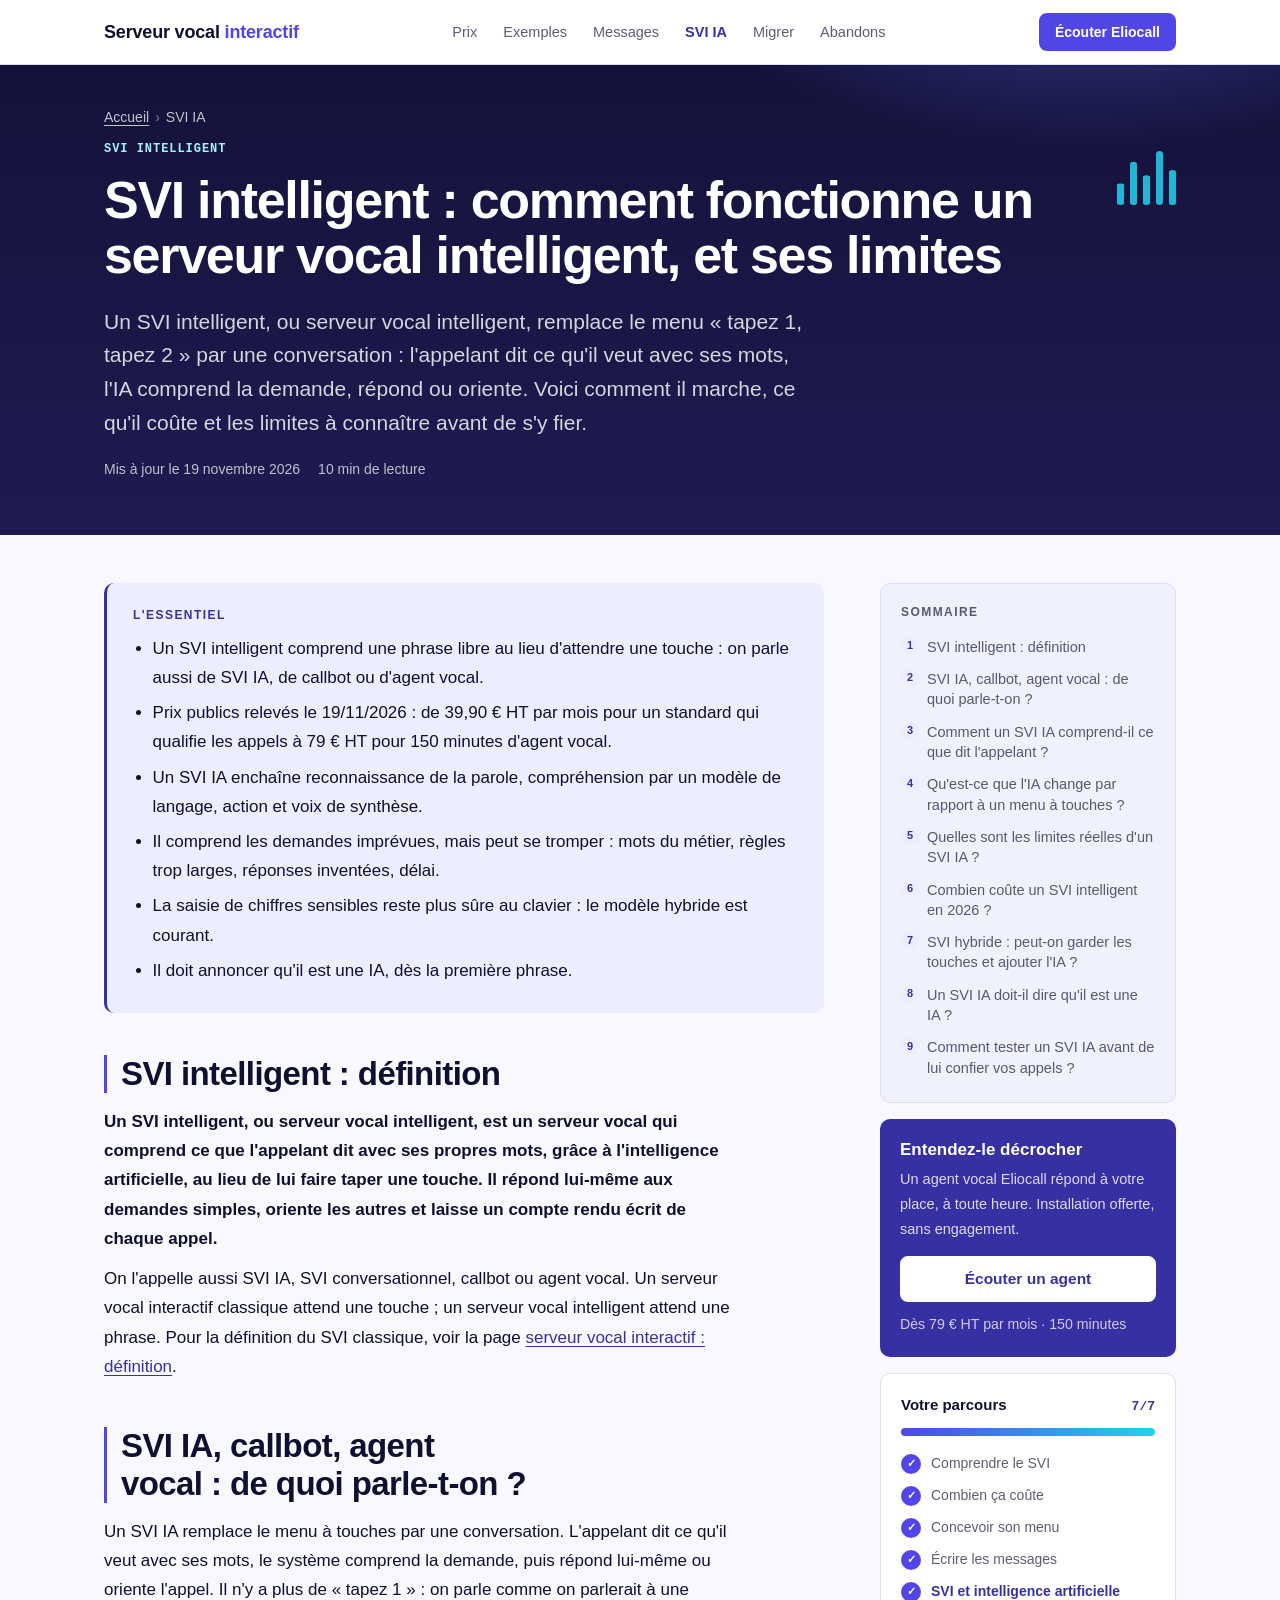
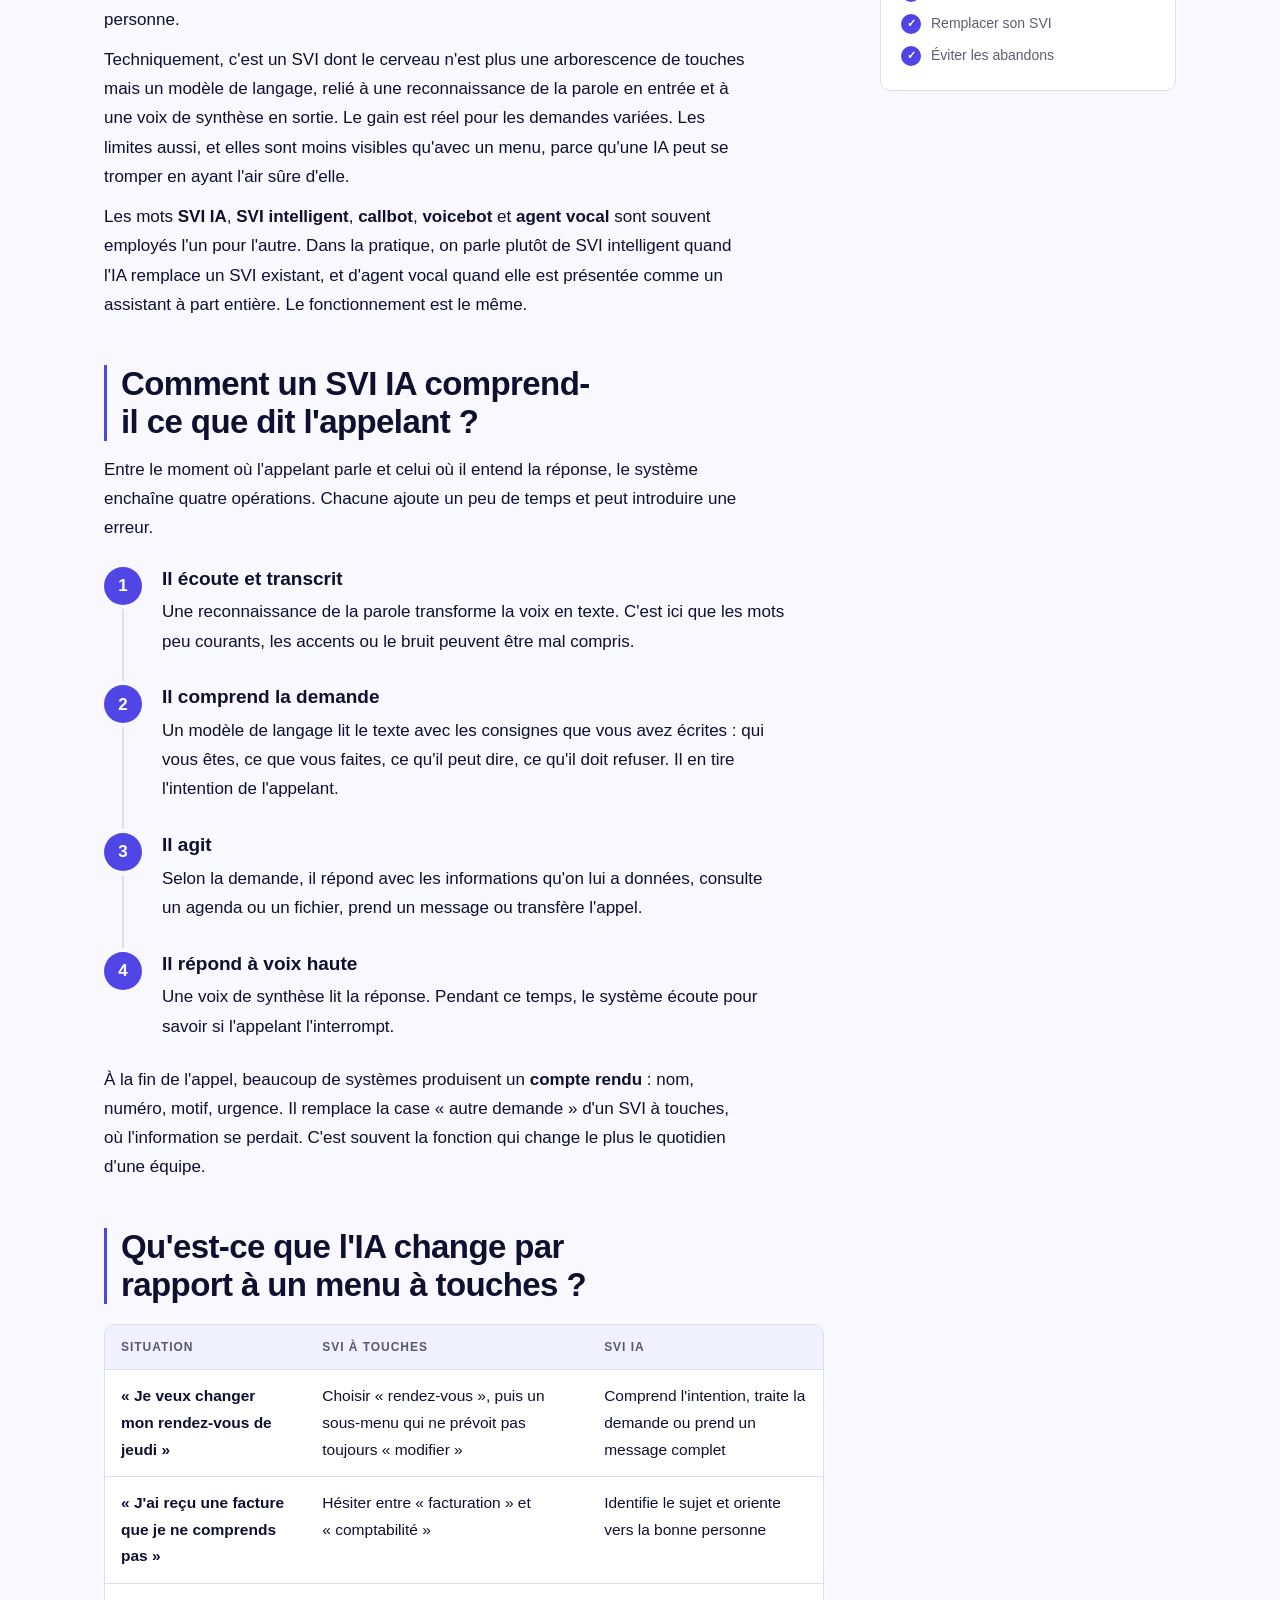
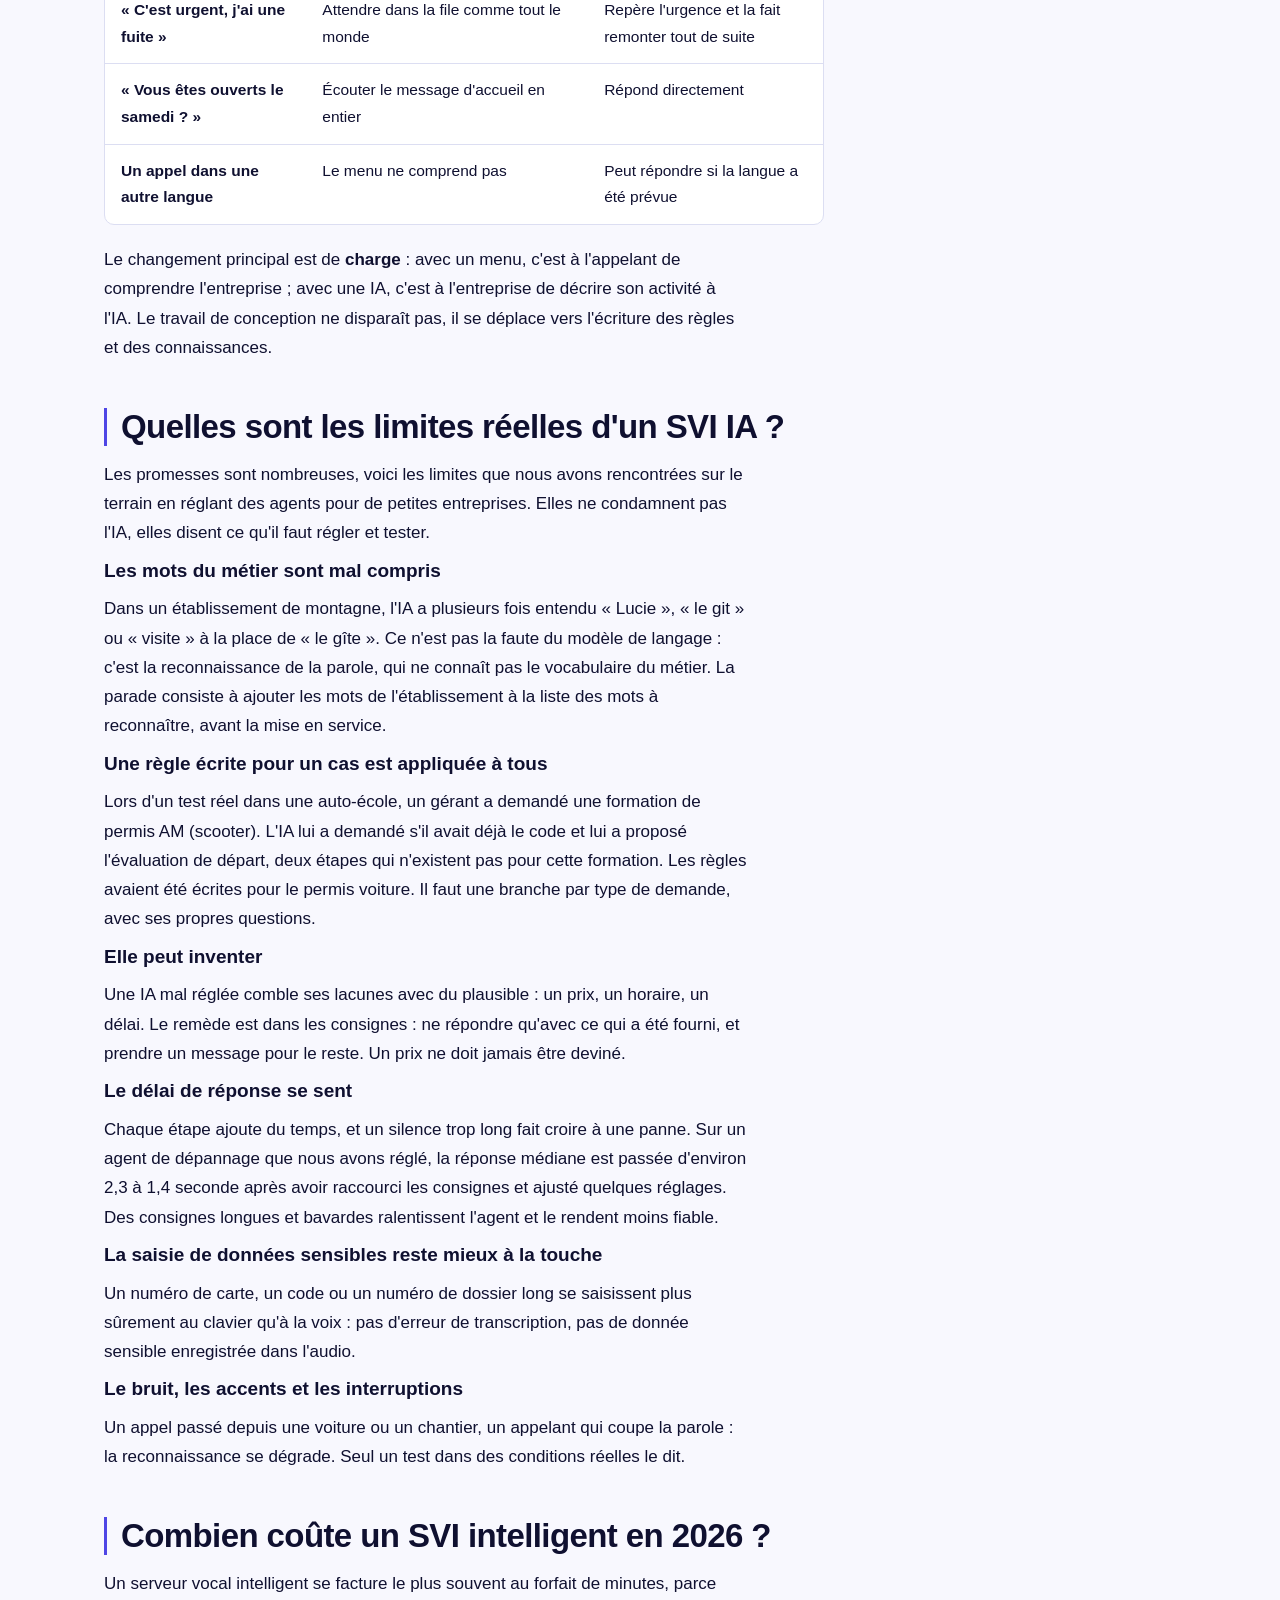
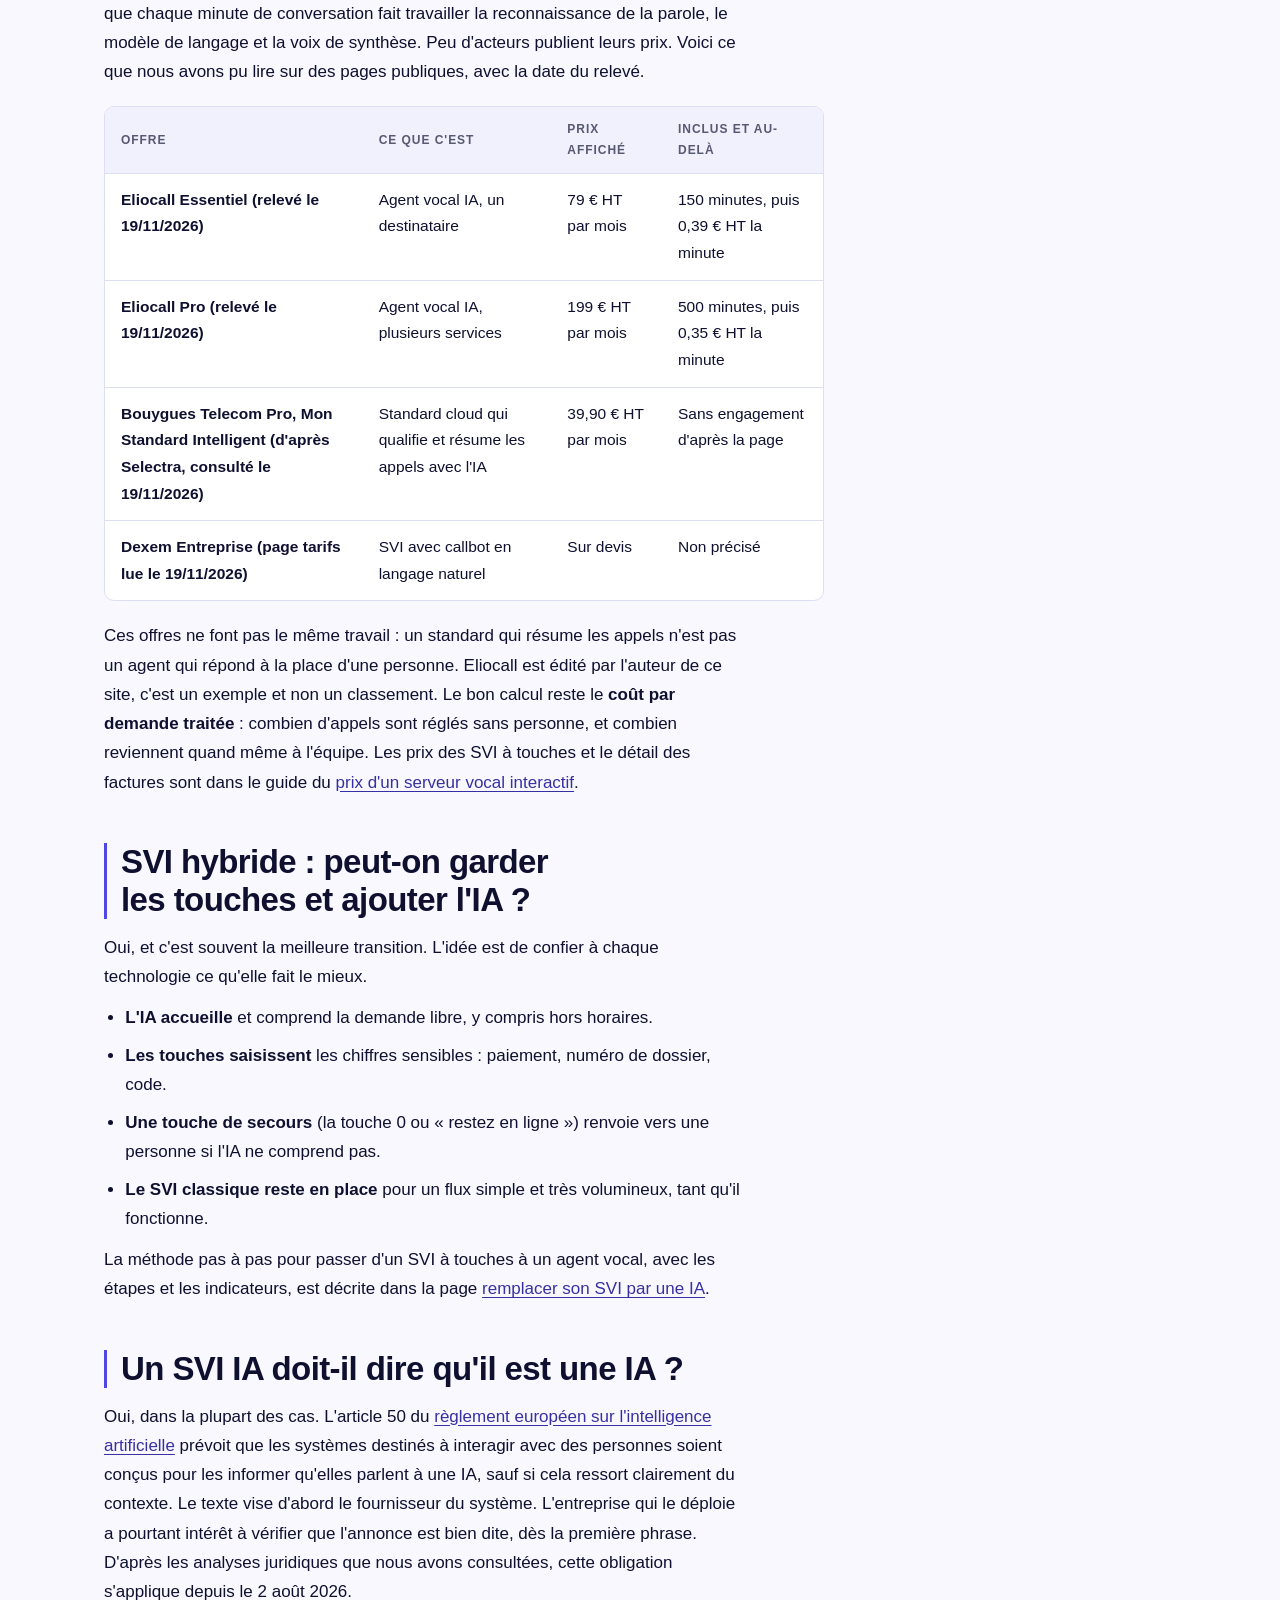
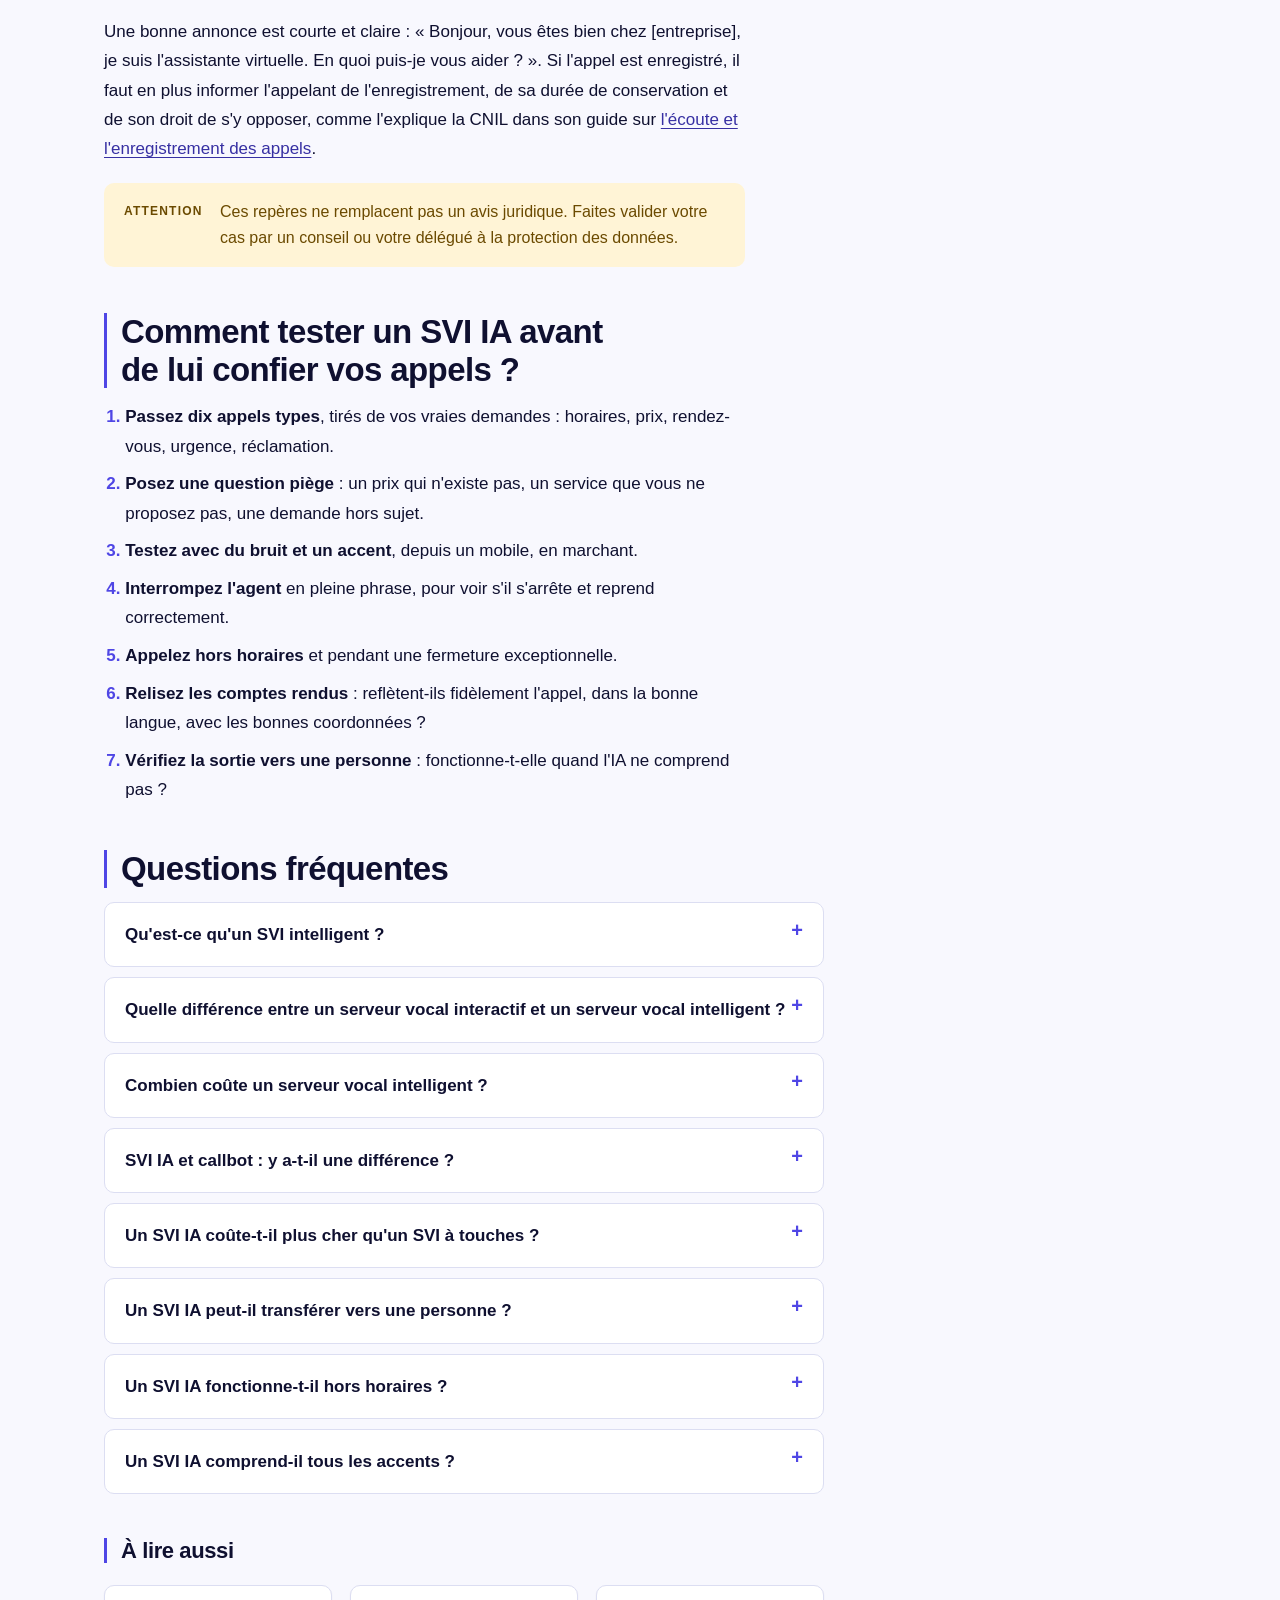
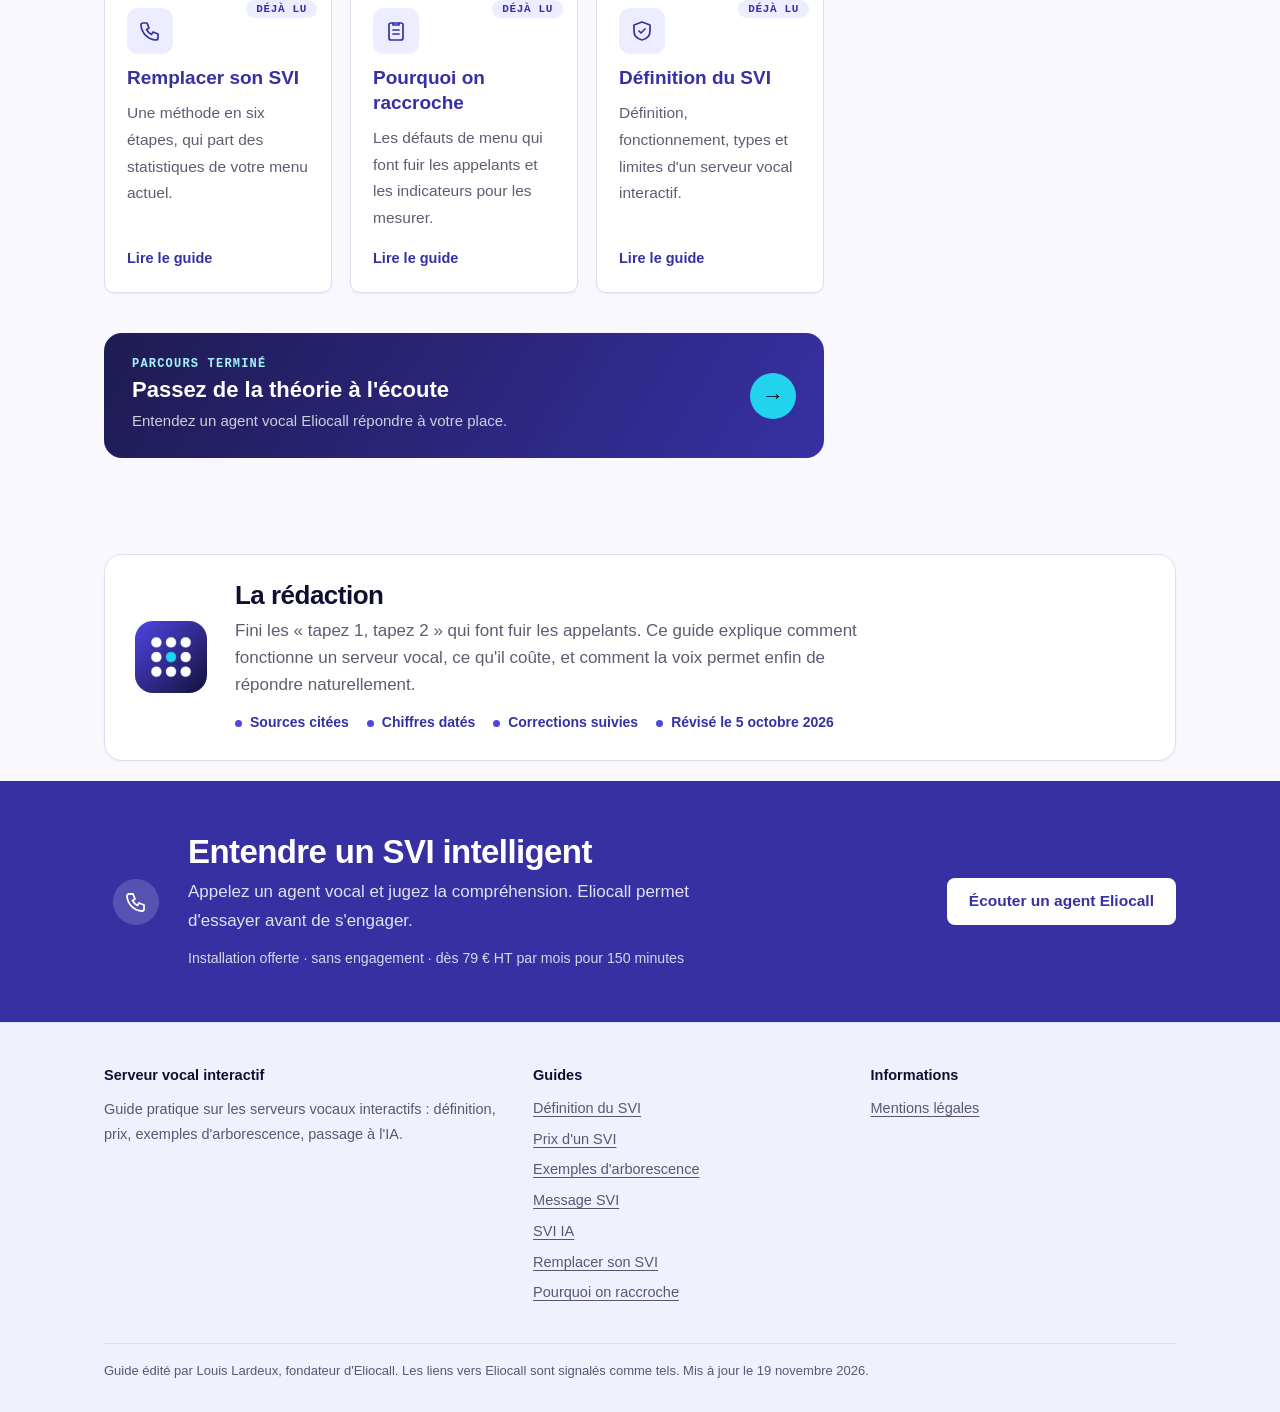
<file: svi-ia-agent-vocal/index.html>
<!doctype html>
<html lang="fr">
<head>
<meta charset="utf-8">
<meta name="viewport" content="width=device-width, initial-scale=1">
<title>Serveur vocal intelligent (SVI IA) : fonctionnement, limites</title>
<meta name="description" content="SVI intelligent ou serveur vocal intelligent : comment l&#x27;IA comprend l&#x27;appelant, prix relevés en novembre 2026, limites réelles et annonce de l&#x27;IA.">
<link rel="canonical" href="https://serveur-vocal-interactif.fr/svi-ia-agent-vocal/">
<meta property="og:type" content="article">
<meta property="og:locale" content="fr_FR">
<meta property="og:site_name" content="Serveur vocal interactif">
<meta property="og:title" content="Serveur vocal intelligent (SVI IA) : fonctionnement, limites">
<meta property="og:description" content="SVI intelligent ou serveur vocal intelligent : comment l&#x27;IA comprend l&#x27;appelant, prix relevés en novembre 2026, limites réelles et annonce de l&#x27;IA.">
<meta property="og:url" content="https://serveur-vocal-interactif.fr/svi-ia-agent-vocal/">
<meta property="og:image" content="https://serveur-vocal-interactif.fr/og-image.png">
<meta property="og:image:width" content="1200">
<meta property="og:image:height" content="630">
<meta property="og:image:alt" content="Serveur vocal interactif">
<meta name="twitter:card" content="summary_large_image">
<meta name="twitter:image" content="https://serveur-vocal-interactif.fr/og-image.png">
<link rel="icon" href="/favicon.ico" sizes="48x48">
<link rel="icon" href="/favicon.svg" type="image/svg+xml">
<link rel="icon" href="/favicon-48.png" type="image/png" sizes="48x48">
<link rel="apple-touch-icon" href="/apple-touch-icon.png">
<meta name="theme-color" content="#4f46e5">

<meta http-equiv="Content-Security-Policy" content="default-src 'self'; script-src 'self' 'unsafe-inline'; style-src 'self' 'unsafe-inline'; img-src 'self' data:; base-uri 'self'; form-action 'none'">
<meta name="referrer" content="strict-origin-when-cross-origin">
<script type="application/ld+json">{"@context": "https://schema.org", "@graph": [{"@type": "BreadcrumbList", "itemListElement": [{"@type": "ListItem", "position": 1, "name": "Accueil", "item": "https://serveur-vocal-interactif.fr/"}, {"@type": "ListItem", "position": 2, "name": "SVI IA", "item": "https://serveur-vocal-interactif.fr/svi-ia-agent-vocal/"}]}, {"@type": "Article", "headline": "SVI intelligent : comment fonctionne un serveur vocal intelligent, et ses limites", "description": "SVI intelligent ou serveur vocal intelligent : comment l'IA comprend l'appelant, prix relevés en novembre 2026, limites réelles et annonce de l'IA.", "inLanguage": "fr-FR", "datePublished": "2026-10-05", "dateModified": "2026-11-19", "mainEntityOfPage": "https://serveur-vocal-interactif.fr/svi-ia-agent-vocal/", "author": {"@type": "Organization", "name": "Serveur vocal interactif", "url": "https://serveur-vocal-interactif.fr"}, "publisher": {"@type": "Organization", "name": "Serveur vocal interactif", "url": "https://serveur-vocal-interactif.fr"}}, {"@type": "FAQPage", "mainEntity": [{"@type": "Question", "name": "Qu'est-ce qu'un SVI intelligent ?", "acceptedAnswer": {"@type": "Answer", "text": "Un SVI intelligent, ou serveur vocal intelligent, est un serveur vocal qui comprend la parole libre grâce à l'IA. L'appelant explique sa demande avec ses mots, sans taper de touche, et le système répond, oriente l'appel ou prend un message complet."}}, {"@type": "Question", "name": "Quelle différence entre un serveur vocal interactif et un serveur vocal intelligent ?", "acceptedAnswer": {"@type": "Answer", "text": "Le serveur vocal interactif classique propose un menu et attend une touche ou un mot prévu à l'avance. Le serveur vocal intelligent comprend une phrase libre, y compris une demande que personne n'avait prévue. Les deux peuvent cohabiter : touches pour les chiffres sensibles, IA pour le reste."}}, {"@type": "Question", "name": "Combien coûte un serveur vocal intelligent ?", "acceptedAnswer": {"@type": "Answer", "text": "Les offres publiques relevées le 19 novembre 2026 vont de 39,90 € HT par mois pour un standard cloud qui qualifie les appels avec l'IA à 79 € HT par mois pour 150 minutes chez Eliocall, puis 0,39 € la minute. Les solutions pour grands comptes sont sur devis. Comparez toujours au coût par demande traitée."}}, {"@type": "Question", "name": "SVI IA et callbot : y a-t-il une différence ?", "acceptedAnswer": {"@type": "Answer", "text": "Dans l'usage courant, non. SVI IA, SVI intelligent, callbot, voicebot et agent vocal désignent des systèmes téléphoniques qui comprennent la parole libre grâce à l'IA. On dit plutôt SVI intelligent quand l'IA remplace un SVI existant."}}, {"@type": "Question", "name": "Un SVI IA coûte-t-il plus cher qu'un SVI à touches ?", "acceptedAnswer": {"@type": "Answer", "text": "Les modèles de prix diffèrent : une IA se facture le plus souvent par forfait de minutes. La comparaison utile porte sur le coût par demande traitée. Voir la page sur le prix d'un serveur vocal interactif."}}, {"@type": "Question", "name": "Un SVI IA peut-il transférer vers une personne ?", "acceptedAnswer": {"@type": "Answer", "text": "Oui, si le renvoi est configuré. Pour éviter qu'un transfert tombe dans le vide, on le limite aux heures d'ouverture et on prévoit un message de repli en dehors."}}, {"@type": "Question", "name": "Un SVI IA fonctionne-t-il hors horaires ?", "acceptedAnswer": {"@type": "Answer", "text": "Oui, c'est l'un de ses usages les plus fréquents. Il répond à toute heure et laisse un compte rendu pour le traitement à la réouverture."}}, {"@type": "Question", "name": "Un SVI IA comprend-il tous les accents ?", "acceptedAnswer": {"@type": "Answer", "text": "Pas parfaitement. La reconnaissance progresse, mais les accents marqués, le bruit et les mots peu courants restent des sources d'erreur. Seul un test sur vos appels réels le dit."}}]}]}</script>
<link rel="stylesheet" href="/style.css">
<script>(function(){var d=document.documentElement;if(window.matchMedia&&matchMedia("(prefers-reduced-motion: reduce)").matches)return;d.classList.add("s-js");setTimeout(function(){if(!window.__rvok)d.classList.add("s-show")},3500)})();</script>
</head>
<body>
<a class="s-skip" href="#contenu">Aller au contenu</a>
<div class="s-rdp" id="rdp" aria-hidden="true"><i></i></div>
<header class="s-top"><div class="s-wrap"><a class="s-brand" href="/">Serveur vocal <span>interactif</span></a><nav class="s-nav" aria-label="Navigation"><a href="/prix-serveur-vocal-interactif/">Prix</a><a href="/arborescence-svi-exemples/">Exemples</a><a href="/message-svi-exemples/">Messages</a><a href="/svi-ia-agent-vocal/" class="s-cur">SVI IA</a><a href="/remplacer-son-svi/">Migrer</a><a href="/pourquoi-les-appelants-raccrochent/">Abandons</a></nav><a class="s-btn s-small" href="https://eliocall.com/?utm_source=serveur-vocal-interactif&amp;utm_medium=guide&amp;utm_campaign=header" rel="nofollow sponsored noopener">Écouter Eliocall</a></div></header>
<main id="contenu">
<div class="s-page-head"><div class="s-wrap"><div class="s-eq" aria-hidden="true"><i></i><i></i><i></i><i></i><i></i></div><div class="s-crumbs"><a href="/">Accueil</a><i>›</i>SVI IA</div><div class="s-kicker">SVI intelligent</div><h1>SVI intelligent&nbsp;: comment fonctionne un serveur vocal intelligent, et ses limites</h1><p class="s-lead">Un SVI intelligent, ou serveur vocal intelligent, remplace le menu «&nbsp;tapez 1, tapez 2&nbsp;» par une conversation&nbsp;: l'appelant dit ce qu'il veut avec ses mots, l'IA comprend la demande, répond ou oriente. Voici comment il marche, ce qu'il coûte et les limites à connaître avant de s'y fier.</p><div class="s-meta"><span>Mis à jour le 19 novembre 2026</span><span>10 min de lecture</span></div></div></div>
<div class="s-wrap s-layout"><article class="s-doc"><div class="s-summary"><b>L'essentiel</b><ul><li>Un SVI intelligent comprend une phrase libre au lieu d'attendre une touche&nbsp;: on parle aussi de SVI IA, de callbot ou d'agent vocal.</li><li>Prix publics relevés le 19/11/2026&nbsp;: de 39,90 € HT par mois pour un standard qui qualifie les appels à 79 € HT pour 150 minutes d'agent vocal.</li><li>Un SVI IA enchaîne reconnaissance de la parole, compréhension par un modèle de langage, action et voix de synthèse.</li><li>Il comprend les demandes imprévues, mais peut se tromper&nbsp;: mots du métier, règles trop larges, réponses inventées, délai.</li><li>La saisie de chiffres sensibles reste plus sûre au clavier&nbsp;: le modèle hybride est courant.</li><li>Il doit annoncer qu'il est une IA, dès la première phrase.</li></ul></div><section id="svi-intelligent-definition" class="s-rv"><h2>SVI intelligent&nbsp;: définition</h2>
<p><strong>Un SVI intelligent, ou serveur vocal intelligent, est un serveur vocal qui comprend ce que l'appelant dit avec ses propres mots, grâce à l'intelligence artificielle, au lieu de lui faire taper une touche. Il répond lui-même aux demandes simples, oriente les autres et laisse un compte rendu écrit de chaque appel.</strong></p>
<p>On l'appelle aussi SVI IA, SVI conversationnel, callbot ou agent vocal. Un serveur vocal interactif classique attend une touche&nbsp;; un serveur vocal intelligent attend une phrase. Pour la définition du SVI classique, voir la page <a href="/">serveur vocal interactif&nbsp;: définition</a>.</p>
</section><section id="svi-ia-callbot-agent-vocal-de-quoi-parle-t-on" class="s-rv"><h2>SVI IA, callbot, agent vocal&nbsp;: de quoi parle-t-on&nbsp;?</h2>
<p>Un SVI IA remplace le menu à touches par une conversation. L'appelant dit ce qu'il veut avec ses mots, le système comprend la demande, puis répond lui-même ou oriente l'appel. Il n'y a plus de «&nbsp;tapez 1&nbsp;»&nbsp;: on parle comme on parlerait à une personne.</p>
<p>Techniquement, c'est un SVI dont le cerveau n'est plus une arborescence de touches mais un modèle de langage, relié à une reconnaissance de la parole en entrée et à une voix de synthèse en sortie. Le gain est réel pour les demandes variées. Les limites aussi, et elles sont moins visibles qu'avec un menu, parce qu'une IA peut se tromper en ayant l'air sûre d'elle.</p>
<p>Les mots <strong>SVI IA</strong>, <strong>SVI intelligent</strong>, <strong>callbot</strong>, <strong>voicebot</strong> et <strong>agent vocal</strong> sont souvent employés l'un pour l'autre. Dans la pratique, on parle plutôt de SVI intelligent quand l'IA remplace un SVI existant, et d'agent vocal quand elle est présentée comme un assistant à part entière. Le fonctionnement est le même.</p>
</section><section id="comment-un-svi-ia-comprend-il-ce-que-dit-l-appel" class="s-rv"><h2>Comment un SVI IA comprend-il ce que dit l'appelant&nbsp;?</h2>
<p>Entre le moment où l'appelant parle et celui où il entend la réponse, le système enchaîne quatre opérations. Chacune ajoute un peu de temps et peut introduire une erreur.</p>
<ol class="s-steps"><li><h3>Il écoute et transcrit</h3><p>Une reconnaissance de la parole transforme la voix en texte. C'est ici que les mots peu courants, les accents ou le bruit peuvent être mal compris.</p></li><li><h3>Il comprend la demande</h3><p>Un modèle de langage lit le texte avec les consignes que vous avez écrites&nbsp;: qui vous êtes, ce que vous faites, ce qu'il peut dire, ce qu'il doit refuser. Il en tire l'intention de l'appelant.</p></li><li><h3>Il agit</h3><p>Selon la demande, il répond avec les informations qu'on lui a données, consulte un agenda ou un fichier, prend un message ou transfère l'appel.</p></li><li><h3>Il répond à voix haute</h3><p>Une voix de synthèse lit la réponse. Pendant ce temps, le système écoute pour savoir si l'appelant l'interrompt.</p></li></ol>
<p>À la fin de l'appel, beaucoup de systèmes produisent un <strong>compte rendu</strong>&nbsp;: nom, numéro, motif, urgence. Il remplace la case «&nbsp;autre demande&nbsp;» d'un SVI à touches, où l'information se perdait. C'est souvent la fonction qui change le plus le quotidien d'une équipe.</p>
</section><section id="qu-est-ce-que-l-ia-change-par-rapport-a-un-menu-" class="s-rv"><h2>Qu'est-ce que l'IA change par rapport à un menu à touches&nbsp;?</h2>
<div class="s-tablewrap"><table><tr><th>Situation</th><th>SVI à touches</th><th>SVI IA</th></tr><tr><td>«&nbsp;Je veux changer mon rendez-vous de jeudi&nbsp;»</td><td>Choisir «&nbsp;rendez-vous&nbsp;», puis un sous-menu qui ne prévoit pas toujours «&nbsp;modifier&nbsp;»</td><td>Comprend l'intention, traite la demande ou prend un message complet</td></tr><tr><td>«&nbsp;J'ai reçu une facture que je ne comprends pas&nbsp;»</td><td>Hésiter entre «&nbsp;facturation&nbsp;» et «&nbsp;comptabilité&nbsp;»</td><td>Identifie le sujet et oriente vers la bonne personne</td></tr><tr><td>«&nbsp;C'est urgent, j'ai une fuite&nbsp;»</td><td>Attendre dans la file comme tout le monde</td><td>Repère l'urgence et la fait remonter tout de suite</td></tr><tr><td>«&nbsp;Vous êtes ouverts le samedi&nbsp;?&nbsp;»</td><td>Écouter le message d'accueil en entier</td><td>Répond directement</td></tr><tr><td>Un appel dans une autre langue</td><td>Le menu ne comprend pas</td><td>Peut répondre si la langue a été prévue</td></tr></table></div>
<p>Le changement principal est de <strong>charge</strong>&nbsp;: avec un menu, c'est à l'appelant de comprendre l'entreprise&nbsp;; avec une IA, c'est à l'entreprise de décrire son activité à l'IA. Le travail de conception ne disparaît pas, il se déplace vers l'écriture des règles et des connaissances.</p>
</section><section id="quelles-sont-les-limites-reelles-d-un-svi-ia" class="s-rv"><h2>Quelles sont les limites réelles d'un SVI IA&nbsp;?</h2>
<p>Les promesses sont nombreuses, voici les limites que nous avons rencontrées sur le terrain en réglant des agents pour de petites entreprises. Elles ne condamnent pas l'IA, elles disent ce qu'il faut régler et tester.</p>
<h3>Les mots du métier sont mal compris</h3>
<p>Dans un établissement de montagne, l'IA a plusieurs fois entendu «&nbsp;Lucie&nbsp;», «&nbsp;le git&nbsp;» ou «&nbsp;visite&nbsp;» à la place de «&nbsp;le gîte&nbsp;». Ce n'est pas la faute du modèle de langage&nbsp;: c'est la reconnaissance de la parole, qui ne connaît pas le vocabulaire du métier. La parade consiste à ajouter les mots de l'établissement à la liste des mots à reconnaître, avant la mise en service.</p>
<h3>Une règle écrite pour un cas est appliquée à tous</h3>
<p>Lors d'un test réel dans une auto-école, un gérant a demandé une formation de permis AM (scooter). L'IA lui a demandé s'il avait déjà le code et lui a proposé l'évaluation de départ, deux étapes qui n'existent pas pour cette formation. Les règles avaient été écrites pour le permis voiture. Il faut une branche par type de demande, avec ses propres questions.</p>
<h3>Elle peut inventer</h3>
<p>Une IA mal réglée comble ses lacunes avec du plausible&nbsp;: un prix, un horaire, un délai. Le remède est dans les consignes&nbsp;: ne répondre qu'avec ce qui a été fourni, et prendre un message pour le reste. Un prix ne doit jamais être deviné.</p>
<h3>Le délai de réponse se sent</h3>
<p>Chaque étape ajoute du temps, et un silence trop long fait croire à une panne. Sur un agent de dépannage que nous avons réglé, la réponse médiane est passée d'environ 2,3 à 1,4 seconde après avoir raccourci les consignes et ajusté quelques réglages. Des consignes longues et bavardes ralentissent l'agent et le rendent moins fiable.</p>
<h3>La saisie de données sensibles reste mieux à la touche</h3>
<p>Un numéro de carte, un code ou un numéro de dossier long se saisissent plus sûrement au clavier qu'à la voix&nbsp;: pas d'erreur de transcription, pas de donnée sensible enregistrée dans l'audio.</p>
<h3>Le bruit, les accents et les interruptions</h3>
<p>Un appel passé depuis une voiture ou un chantier, un appelant qui coupe la parole&nbsp;: la reconnaissance se dégrade. Seul un test dans des conditions réelles le dit.</p>
</section><section id="combien-coute-un-svi-intelligent-en-2026" class="s-rv"><h2>Combien coûte un SVI intelligent en 2026&nbsp;?</h2>
<p>Un serveur vocal intelligent se facture le plus souvent au forfait de minutes, parce que chaque minute de conversation fait travailler la reconnaissance de la parole, le modèle de langage et la voix de synthèse. Peu d'acteurs publient leurs prix. Voici ce que nous avons pu lire sur des pages publiques, avec la date du relevé.</p>
<div class="s-tablewrap"><table><tr><th>Offre</th><th>Ce que c'est</th><th>Prix affiché</th><th>Inclus et au-delà</th></tr><tr><td>Eliocall Essentiel (relevé le 19/11/2026)</td><td>Agent vocal IA, un destinataire</td><td>79 € HT par mois</td><td>150 minutes, puis 0,39 € HT la minute</td></tr><tr><td>Eliocall Pro (relevé le 19/11/2026)</td><td>Agent vocal IA, plusieurs services</td><td>199 € HT par mois</td><td>500 minutes, puis 0,35 € HT la minute</td></tr><tr><td>Bouygues Telecom Pro, Mon Standard Intelligent (d'après Selectra, consulté le 19/11/2026)</td><td>Standard cloud qui qualifie et résume les appels avec l'IA</td><td>39,90 € HT par mois</td><td>Sans engagement d'après la page</td></tr><tr><td>Dexem Entreprise (page tarifs lue le 19/11/2026)</td><td>SVI avec callbot en langage naturel</td><td>Sur devis</td><td>Non précisé</td></tr></table></div>
<p>Ces offres ne font pas le même travail&nbsp;: un standard qui résume les appels n'est pas un agent qui répond à la place d'une personne. Eliocall est édité par l'auteur de ce site, c'est un exemple et non un classement. Le bon calcul reste le <strong>coût par demande traitée</strong>&nbsp;: combien d'appels sont réglés sans personne, et combien reviennent quand même à l'équipe. Les prix des SVI à touches et le détail des factures sont dans le guide du <a href="/prix-serveur-vocal-interactif/">prix d'un serveur vocal interactif</a>.</p>
</section><section id="svi-hybride-peut-on-garder-les-touches-et-ajoute" class="s-rv"><h2>SVI hybride&nbsp;: peut-on garder les touches et ajouter l'IA&nbsp;?</h2>
<p>Oui, et c'est souvent la meilleure transition. L'idée est de confier à chaque technologie ce qu'elle fait le mieux.</p>
<ul class="s-clean">
 <li><strong>L'IA accueille</strong> et comprend la demande libre, y compris hors horaires.</li>
 <li><strong>Les touches saisissent</strong> les chiffres sensibles&nbsp;: paiement, numéro de dossier, code.</li>
 <li><strong>Une touche de secours</strong> (la touche 0 ou «&nbsp;restez en ligne&nbsp;») renvoie vers une personne si l'IA ne comprend pas.</li>
 <li><strong>Le SVI classique reste en place</strong> pour un flux simple et très volumineux, tant qu'il fonctionne.</li>
</ul>
<p>La méthode pas à pas pour passer d'un SVI à touches à un agent vocal, avec les étapes et les indicateurs, est décrite dans la page <a href="/remplacer-son-svi/">remplacer son SVI par une IA</a>.</p>
</section><section id="un-svi-ia-doit-il-dire-qu-il-est-une-ia" class="s-rv"><h2>Un SVI IA doit-il dire qu'il est une IA&nbsp;?</h2>
<p>Oui, dans la plupart des cas. L'article 50 du <a href="https://eur-lex.europa.eu/legal-content/FR/TXT/?uri=CELEX:32024R1689" rel="noopener">règlement européen sur l'intelligence artificielle</a> prévoit que les systèmes destinés à interagir avec des personnes soient conçus pour les informer qu'elles parlent à une IA, sauf si cela ressort clairement du contexte. Le texte vise d'abord le fournisseur du système. L'entreprise qui le déploie a pourtant intérêt à vérifier que l'annonce est bien dite, dès la première phrase. D'après les analyses juridiques que nous avons consultées, cette obligation s'applique depuis le 2 août 2026.</p>
<p>Une bonne annonce est courte et claire&nbsp;: «&nbsp;Bonjour, vous êtes bien chez [entreprise], je suis l'assistante virtuelle. En quoi puis-je vous aider&nbsp;?&nbsp;». Si l'appel est enregistré, il faut en plus informer l'appelant de l'enregistrement, de sa durée de conservation et de son droit de s'y opposer, comme l'explique la CNIL dans son guide sur <a href="https://www.cnil.fr/fr/lecoute-et-lenregistrement-des-appels-sur-le-lieu-de-travail" rel="noopener">l'écoute et l'enregistrement des appels</a>.</p>
<div class="s-callout s-co-warn"><strong>Attention</strong><div><p>Ces repères ne remplacent pas un avis juridique. Faites valider votre cas par un conseil ou votre délégué à la protection des données.</p></div></div></section><section id="comment-tester-un-svi-ia-avant-de-lui-confier-vo" class="s-rv"><h2>Comment tester un SVI IA avant de lui confier vos appels&nbsp;?</h2>
<ol class="s-rules">
 <li><strong>Passez dix appels types</strong>, tirés de vos vraies demandes&nbsp;: horaires, prix, rendez-vous, urgence, réclamation.</li>
 <li><strong>Posez une question piège</strong>&nbsp;: un prix qui n'existe pas, un service que vous ne proposez pas, une demande hors sujet.</li>
 <li><strong>Testez avec du bruit et un accent</strong>, depuis un mobile, en marchant.</li>
 <li><strong>Interrompez l'agent</strong> en pleine phrase, pour voir s'il s'arrête et reprend correctement.</li>
 <li><strong>Appelez hors horaires</strong> et pendant une fermeture exceptionnelle.</li>
 <li><strong>Relisez les comptes rendus</strong>&nbsp;: reflètent-ils fidèlement l'appel, dans la bonne langue, avec les bonnes coordonnées&nbsp;?</li>
 <li><strong>Vérifiez la sortie vers une personne</strong>&nbsp;: fonctionne-t-elle quand l'IA ne comprend pas&nbsp;?</li>
</ol>
</section><section id="questions" class="s-rv"><h2>Questions fréquentes</h2><details><summary>Qu'est-ce qu'un SVI intelligent&nbsp;?</summary><p>Un SVI intelligent, ou serveur vocal intelligent, est un serveur vocal qui comprend la parole libre grâce à l'IA. L'appelant explique sa demande avec ses mots, sans taper de touche, et le système répond, oriente l'appel ou prend un message complet.</p></details><details><summary>Quelle différence entre un serveur vocal interactif et un serveur vocal intelligent&nbsp;?</summary><p>Le serveur vocal interactif classique propose un menu et attend une touche ou un mot prévu à l'avance. Le serveur vocal intelligent comprend une phrase libre, y compris une demande que personne n'avait prévue. Les deux peuvent cohabiter&nbsp;: touches pour les chiffres sensibles, IA pour le reste.</p></details><details><summary>Combien coûte un serveur vocal intelligent&nbsp;?</summary><p>Les offres publiques relevées le 19 novembre 2026 vont de 39,90 € HT par mois pour un standard cloud qui qualifie les appels avec l'IA à 79 € HT par mois pour 150 minutes chez Eliocall, puis 0,39 € la minute. Les solutions pour grands comptes sont sur devis. Comparez toujours au coût par demande traitée.</p></details><details><summary>SVI IA et callbot&nbsp;: y a-t-il une différence&nbsp;?</summary><p>Dans l'usage courant, non. SVI IA, SVI intelligent, callbot, voicebot et agent vocal désignent des systèmes téléphoniques qui comprennent la parole libre grâce à l'IA. On dit plutôt SVI intelligent quand l'IA remplace un SVI existant.</p></details><details><summary>Un SVI IA coûte-t-il plus cher qu'un SVI à touches&nbsp;?</summary><p>Les modèles de prix diffèrent&nbsp;: une IA se facture le plus souvent par forfait de minutes. La comparaison utile porte sur le coût par demande traitée. Voir la page sur le <a href="/prix-serveur-vocal-interactif/">prix d'un serveur vocal interactif</a>.</p></details><details><summary>Un SVI IA peut-il transférer vers une personne&nbsp;?</summary><p>Oui, si le renvoi est configuré. Pour éviter qu'un transfert tombe dans le vide, on le limite aux heures d'ouverture et on prévoit un message de repli en dehors.</p></details><details><summary>Un SVI IA fonctionne-t-il hors horaires&nbsp;?</summary><p>Oui, c'est l'un de ses usages les plus fréquents. Il répond à toute heure et laisse un compte rendu pour le traitement à la réouverture.</p></details><details><summary>Un SVI IA comprend-il tous les accents&nbsp;?</summary><p>Pas parfaitement. La reconnaissance progresse, mais les accents marqués, le bruit et les mots peu courants restent des sources d'erreur. Seul un test sur vos appels réels le dit.</p></details></section><div class="s-related"><h2>À lire aussi</h2><div class="s-cards s-cols3"><a class="s-card" href="/remplacer-son-svi/"><span class="s-ico" aria-hidden="true"><svg viewBox="0 0 24 24" width="24" height="24" fill="none" stroke="currentColor" stroke-width="1.7" stroke-linecap="round" stroke-linejoin="round"><path d="M5 4h4l2 5-2.5 1.5a11 11 0 0 0 5 5L15 13l5 2v4a2 2 0 0 1-2 2A16 16 0 0 1 3 6a2 2 0 0 1 2-2z"/></svg></span><h3>Remplacer son SVI</h3><p>Une méthode en six étapes, qui part des statistiques de votre menu actuel.</p><span class="s-more">Lire le guide</span></a><a class="s-card" href="/pourquoi-les-appelants-raccrochent/"><span class="s-ico" aria-hidden="true"><svg viewBox="0 0 24 24" width="24" height="24" fill="none" stroke="currentColor" stroke-width="1.7" stroke-linecap="round" stroke-linejoin="round"><rect x="5" y="4" width="14" height="17" rx="2"/><path d="M9 4v2h6V4M9 11h6M9 15h6"/></svg></span><h3>Pourquoi on raccroche</h3><p>Les défauts de menu qui font fuir les appelants et les indicateurs pour les mesurer.</p><span class="s-more">Lire le guide</span></a><a class="s-card" href="/"><span class="s-ico" aria-hidden="true"><svg viewBox="0 0 24 24" width="24" height="24" fill="none" stroke="currentColor" stroke-width="1.7" stroke-linecap="round" stroke-linejoin="round"><path d="M12 3l8 3v6c0 5-3.5 8-8 9-4.5-1-8-4-8-9V6z"/><path d="M9 12l2 2 4-4"/></svg></span><h3>Définition du SVI</h3><p>Définition, fonctionnement, types et limites d'un serveur vocal interactif.</p><span class="s-more">Lire le guide</span></a></div></div><div id="nx-box" hidden></div></article><aside class="s-side"><nav class="s-toc" aria-label="Sommaire"><b>Sommaire</b><ol><li><a href="#svi-intelligent-definition">SVI intelligent&nbsp;: définition</a></li><li><a href="#svi-ia-callbot-agent-vocal-de-quoi-parle-t-on">SVI IA, callbot, agent vocal&nbsp;: de quoi parle-t-on&nbsp;?</a></li><li><a href="#comment-un-svi-ia-comprend-il-ce-que-dit-l-appel">Comment un SVI IA comprend-il ce que dit l'appelant&nbsp;?</a></li><li><a href="#qu-est-ce-que-l-ia-change-par-rapport-a-un-menu-">Qu'est-ce que l'IA change par rapport à un menu à touches&nbsp;?</a></li><li><a href="#quelles-sont-les-limites-reelles-d-un-svi-ia">Quelles sont les limites réelles d'un SVI IA&nbsp;?</a></li><li><a href="#combien-coute-un-svi-intelligent-en-2026">Combien coûte un SVI intelligent en 2026&nbsp;?</a></li><li><a href="#svi-hybride-peut-on-garder-les-touches-et-ajoute">SVI hybride&nbsp;: peut-on garder les touches et ajouter l'IA&nbsp;?</a></li><li><a href="#un-svi-ia-doit-il-dire-qu-il-est-une-ia">Un SVI IA doit-il dire qu'il est une IA&nbsp;?</a></li><li><a href="#comment-tester-un-svi-ia-avant-de-lui-confier-vo">Comment tester un SVI IA avant de lui confier vos appels&nbsp;?</a></li></ol></nav><div class="s-sidecta"><b>Entendez-le décrocher</b><p>Un agent vocal Eliocall répond à votre place, à toute heure. Installation offerte, sans engagement.</p><a class="s-btn" href="https://eliocall.com/?utm_source=serveur-vocal-interactif&utm_medium=guide&utm_campaign=ecouter#hero-form" rel="nofollow sponsored noopener">Écouter un agent</a><small style="display:block;margin-top:10px;opacity:.75">Dès 79 € HT par mois · 150 minutes</small></div><div id="jr-box" hidden></div></aside></div>
<section class="s-rdn" id="redaction"><div class="s-wrap"><div class="s-rdc"><img class="s-rdm" src="/icon-192.png" alt="Logo de la rédaction" width="72" height="72" loading="lazy" decoding="async"><div><h2>La rédaction</h2><p>Fini les «&nbsp;tapez 1, tapez 2&nbsp;» qui font fuir les appelants. Ce guide explique comment fonctionne un serveur vocal, ce qu'il coûte, et comment la voix permet enfin de répondre naturellement.</p><ul><li>Sources citées</li><li>Chiffres datés</li><li>Corrections suivies</li><li>Révisé le 5 octobre 2026</li></ul></div></div></div></section>
<div class="s-band"><div class="s-wrap"><div><div class="s-rg" aria-hidden="true"><span></span><span></span><span></span><b><svg viewBox="0 0 24 24" width="24" height="24" fill="none" stroke="#fff" stroke-width="1.8" stroke-linecap="round" stroke-linejoin="round"><path d="M5 4h4l2 5-2.5 1.5a11 11 0 0 0 5 5L15 13l5 2v4a2 2 0 0 1-2 2A16 16 0 0 1 3 6a2 2 0 0 1 2-2z"/></svg></b></div><div><h2>Entendre un SVI intelligent</h2><p>Appelez un agent vocal et jugez la compréhension. Eliocall permet d'essayer avant de s'engager.</p><small style="display:block;margin-top:10px;opacity:.8">Installation offerte · sans engagement · dès 79 € HT par mois pour 150 minutes</small></div></div><a class="s-btn" href="https://eliocall.com/?utm_source=serveur-vocal-interactif&amp;utm_medium=guide&amp;utm_campaign=svi-ia" rel="nofollow sponsored noopener">Écouter un agent Eliocall</a></div></div>
</main>
<footer class="s-foot"><div class="s-wrap"><div><b>Serveur vocal <span>interactif</span></b><p>Guide pratique sur les serveurs vocaux interactifs&nbsp;: définition, prix, exemples d'arborescence, passage à l'IA.</p></div><div><b>Guides</b><ul><li><a href="/">Définition du SVI</a></li><li><a href="/prix-serveur-vocal-interactif/">Prix d'un SVI</a></li><li><a href="/arborescence-svi-exemples/">Exemples d'arborescence</a></li><li><a href="/message-svi-exemples/">Message SVI</a></li><li><a href="/svi-ia-agent-vocal/">SVI IA</a></li><li><a href="/remplacer-son-svi/">Remplacer son SVI</a></li><li><a href="/pourquoi-les-appelants-raccrochent/">Pourquoi on raccroche</a></li></ul></div><div><b>Informations</b><ul><li><a href="/mentions-legales/">Mentions légales</a></li></ul></div><div class="s-small">Guide édité par Louis Lardeux, fondateur d'Eliocall. Les liens vers Eliocall sont signalés comme tels. Mis à jour le 19 novembre 2026.</div></div></footer>
<script>(function(){var P="s-",d=document;if(window.matchMedia&&matchMedia("(prefers-reduced-motion: reduce)").matches)return;window.__rvok=1;
var rd=d.getElementById("rdp"),bar=rd&&rd.firstElementChild,top=d.querySelector("."+P+"top"),tk=false;
function onS(){tk=false;var h=d.documentElement,max=h.scrollHeight-h.clientHeight,y=window.pageYOffset||h.scrollTop;if(bar&&max>0)bar.style.transform="scaleX("+Math.min(1,y/max)+")";if(top){if(y>8)top.classList.add(P+"sc");else top.classList.remove(P+"sc")}}
window.addEventListener("scroll",function(){if(!tk){tk=true;requestAnimationFrame(onS)}},{passive:true});onS();
var ap=[].slice.call(d.querySelectorAll("[data-ap]"));if("IntersectionObserver" in window){var ao=new IntersectionObserver(function(es){es.forEach(function(e){if(e.isIntersecting)e.target.removeAttribute("data-off");else e.target.setAttribute("data-off","1")})},{rootMargin:"80px"});ap.forEach(function(el){ao.observe(el)})}
var rv=[].slice.call(d.querySelectorAll("."+P+"rv"));
if("IntersectionObserver" in window){var io=new IntersectionObserver(function(es){es.forEach(function(e){if(e.isIntersecting){e.target.classList.add(P+"in");io.unobserve(e.target)}})},{threshold:.06,rootMargin:"0px 0px -5% 0px"});rv.forEach(function(el){io.observe(el)})}else{rv.forEach(function(el){el.classList.add(P+"in")})}
var links=[].slice.call(d.querySelectorAll("."+P+"toc a")),map={};links.forEach(function(a){map[a.getAttribute("href").slice(1)]=a});
if("IntersectionObserver" in window&&links.length){var so=new IntersectionObserver(function(es){es.forEach(function(e){if(e.isIntersecting){links.forEach(function(a){a.classList.remove(P+"act")});var a=map[e.target.id];if(a)a.classList.add(P+"act")}})},{rootMargin:"-18% 0px -70% 0px"});[].slice.call(d.querySelectorAll("."+P+"doc section[id]")).forEach(function(x){so.observe(x)})}
})();</script>

<div id="stk" role="complementary" aria-label="Écouter un agent vocal"><a href="https://eliocall.com/?utm_source=serveur-vocal-interactif&utm_medium=guide&utm_campaign=ecouter#hero-form" rel="nofollow sponsored noopener"><span class="s-w" aria-hidden="true"><i></i><i></i><i></i><i></i></span><span><b>Entendre un agent vocal Eliocall</b><small>Démonstration sur eliocall.com</small></span></a><button type="button" id="stk-x" aria-label="Masquer">×</button></div>
<script>(function(){
var $=function(i){return document.getElementById(i)},KS="svi-seen-v1",KR="svi-last-v1",CUR=location.pathname.replace(/index\.html$/,""),J=[["/", "Comprendre le SVI", "Définition et fonctionnement"], ["/prix-serveur-vocal-interactif/", "Combien ça coûte", "Les tarifs publics et le simulateur"], ["/arborescence-svi-exemples/", "Concevoir son menu", "Cinq arborescences prêtes à adapter"], ["/message-svi-exemples/", "Écrire les messages", "24 messages prêts à copier"], ["/svi-ia-agent-vocal/", "SVI et intelligence artificielle", "Ce que la voix change vraiment"], ["/remplacer-son-svi/", "Remplacer son SVI", "La méthode en six étapes"], ["/pourquoi-les-appelants-raccrochent/", "Éviter les abandons", "Les défauts de menu et le diagnostic"]],HEAR="https://eliocall.com/?utm_source=serveur-vocal-interactif&utm_medium=guide&utm_campaign=ecouter#hero-form";
var seen={};try{seen=JSON.parse(localStorage.getItem(KS)||"{}")}catch(e){}seen[CUR]=1;try{localStorage.setItem(KS,JSON.stringify(seen))}catch(e){}
function n(){return J.filter(function(x){return seen[x[0]]}).length}
/* parcours dans la colonne latérale */
var jr=$("jr-box");if(jr){var h=document.createElement("h4"),t=document.createElement("strong");t.textContent="Votre parcours";var c=document.createElement("span");c.textContent=n()+"/"+J.length;h.appendChild(t);h.appendChild(c);jr.appendChild(h);
var pr=document.createElement("div");pr.setAttribute("data-pr","");var bar=document.createElement("i");pr.appendChild(bar);jr.appendChild(pr);var ol=document.createElement("ol");
J.forEach(function(x,i){var li=document.createElement("li"),a=document.createElement("a");a.href=x[0];if(x[0]===CUR)a.setAttribute("aria-current","page");if(seen[x[0]])a.setAttribute("data-seen","1");var em=document.createElement("em");em.textContent=seen[x[0]]?"✓":(i+1);a.appendChild(em);a.appendChild(document.createTextNode(x[1]));li.appendChild(a);ol.appendChild(li)});jr.appendChild(ol);jr.hidden=false;setTimeout(function(){bar.style.width=Math.round(100*n()/J.length)+"%"},60)}
/* badges « déjà lu » sur les cartes */
[].slice.call(document.querySelectorAll("a[href^='/']")).forEach(function(a){var p=a.getAttribute("href").split("#")[0];if(a.className&&/card/.test(a.className)){a.setAttribute("data-card","");if(seen[p]&&p!==CUR)a.setAttribute("data-seen","1")}});
/* suite de lecture */
var nx=$("nx-box");if(nx){var idx=-1;J.forEach(function(x,i){if(x[0]===CUR)idx=i});var nxt=null;for(var k=1;k<=J.length;k++){var c2=J[(idx+k)%J.length];if(!seen[c2[0]]){nxt=c2;break}}
var a=document.createElement("a");if(nxt){a.href=nxt[0];a.innerHTML="<div><small>Continuer votre parcours</small><strong></strong><span></span></div><b>→</b>";a.querySelector("strong").textContent=nxt[1];a.querySelector("span").textContent=nxt[2]}
else{a.href=HEAR;a.rel="nofollow sponsored noopener";a.innerHTML="<div><small>Parcours terminé</small><strong>Passez de la théorie à l'écoute</strong><span>Entendez un agent vocal Eliocall répondre à votre place.</span></div><b>→</b>"}
nx.appendChild(a);nx.hidden=false}
/* bouton flottant */
var stk=$("stk");try{if(sessionStorage.getItem("svi-stk-x"))stk.hidden=true}catch(e){}
$("stk-x").addEventListener("click",function(){stk.hidden=true;try{sessionStorage.setItem("svi-stk-x","1")}catch(e){}});
function onScroll(){var y=window.pageYOffset,max=document.documentElement.scrollHeight-innerHeight;var tt=$("rs-toast");if(tt&&y>300)tt.removeAttribute("data-show");if(y>700&&y<max-420)stk.setAttribute("data-show","");else stk.removeAttribute("data-show")}
window.addEventListener("scroll",function(){requestAnimationFrame(onScroll)},{passive:true});onScroll();
/* reprendre la lecture */
var secs=[].slice.call(document.querySelectorAll("section[id]")).filter(function(s){return s.id!=="demo"&&s.querySelector("h2")}),tk=0;
function save(){var best=null;secs.forEach(function(s){var r=s.getBoundingClientRect();if(r.top<innerHeight*.45)best=s});if(!best||window.pageYOffset<500)return;try{localStorage.setItem(KR,JSON.stringify({p:CUR,id:best.id,h:best.querySelector("h2").textContent.replace(/\s+/g," ").trim(),t:Date.now()}))}catch(e){}}
window.addEventListener("scroll",function(){clearTimeout(tk);tk=setTimeout(save,700)},{passive:true});
try{var last=JSON.parse(localStorage.getItem(KR)||"null");if(last&&Date.now()-last.t<14*864e5&&window.pageYOffset<200&&!location.hash){var tg=last.p===CUR?document.getElementById(last.id):null;if(last.p!==CUR||tg){var ts=document.createElement("div");ts.id="rs-toast";ts.setAttribute("role","status");var p=document.createElement("p");p.textContent=(last.p===CUR?"Reprendre à « ":"Reprendre votre lecture : « ")+last.h.slice(0,70)+" »";ts.appendChild(p);
var go=document.createElement(last.p===CUR?"button":"a");go.textContent="Reprendre";if(last.p===CUR){go.type="button";go.addEventListener("click",function(){tg.scrollIntoView({behavior:"smooth",block:"start"});ts.removeAttribute("data-show")})}else{go.href=last.p+"#"+last.id}ts.appendChild(go);
var no=document.createElement("button");no.type="button";no.setAttribute("data-no","");no.textContent="Non merci";no.addEventListener("click",function(){ts.removeAttribute("data-show");try{localStorage.removeItem(KR)}catch(e){}});ts.appendChild(no);document.body.appendChild(ts);setTimeout(function(){ts.setAttribute("data-show","")},1400);setTimeout(function(){ts.removeAttribute("data-show")},14000)}}}catch(e){}
})();</script>

</body>
</html>
</file>
<file: style.css>
:root{--bg:#f8f8fe;--surface:#f0f1fc;--ink:#0f1030;--ink-2:rgba(15,16,48,.68);--line:#dcdef2;--accent:#4f46e5;--accent-deep:#3730a3;--accent-soft:#eceeff;--on-accent:#fff;--r:10px;--shadow:0 1px 2px rgba(15,16,48,.06);--warn-bg:#fff4d6;--warn-ink:#6b4a00;--ok:#1f8a5b}
*{box-sizing:border-box}
html{scroll-behavior:smooth;-webkit-text-size-adjust:100%}
body{margin:0;background:var(--bg);color:var(--ink);font-family:-apple-system,BlinkMacSystemFont,"Segoe UI",Roboto,"Helvetica Neue",Arial,sans-serif;font-size:17px;line-height:1.72}
h1,h2,h3,.s-brand{font-family:ui-sans-serif,-apple-system,"SF Pro Display","Segoe UI",Roboto,Arial,sans-serif;color:var(--ink)}
a{color:var(--accent-deep);text-underline-offset:3px}
a:focus-visible,summary:focus-visible,.s-btn:focus-visible{outline:3px solid var(--accent);outline-offset:3px;border-radius:6px}
.s-skip{position:absolute;left:-9999px}.s-skip:focus{left:12px;top:12px;background:#fff;padding:8px 12px;z-index:50}
.s-wrap{max-width:1120px;margin:0 auto;padding:0 24px}
.s-top{position:sticky;top:0;z-index:30;background:rgba(255,255,255,.94);backdrop-filter:saturate(1.4) blur(8px);border-bottom:1px solid var(--line)}
.s-top .s-wrap{display:flex;align-items:center;justify-content:space-between;gap:16px;min-height:64px}
.s-brand{font-weight:800;font-size:18px;letter-spacing:-.01em;text-decoration:none;color:var(--ink)}
.s-brand span{color:var(--accent)}
.s-nav{display:flex;align-items:center;gap:6px;flex-wrap:wrap}
.s-nav a{font-size:14.5px;text-decoration:none;color:var(--ink-2);padding:8px 10px;border-radius:8px}
.s-nav a:hover{background:var(--accent-soft);color:var(--accent-deep)}
.s-nav a.s-cur{color:var(--accent-deep);font-weight:700}
.s-btn{display:inline-block;background:var(--accent);color:var(--on-accent);font-weight:700;text-decoration:none;border-radius:calc(var(--r) * .8);padding:12px 20px;font-size:15.5px;line-height:1.2;border:2px solid var(--accent)}
.s-btn:hover{background:var(--accent-deep);border-color:var(--accent-deep)}
.s-btn.s-ghost{background:transparent;color:var(--accent-deep)}
.s-btn.s-ghost:hover{background:var(--accent-soft)}
.s-btn.s-small{padding:9px 14px;font-size:14px;white-space:nowrap}
.s-kicker{text-transform:uppercase;letter-spacing:.13em;font-size:12px;font-weight:800;color:var(--accent-deep)}
h1{font-size:clamp(32px,4.8vw,52px);line-height:1.07;letter-spacing:-.025em;margin:.25em 0 .4em;text-wrap:balance}
h2{font-size:clamp(25px,3vw,33px);line-height:1.15;letter-spacing:-.018em;margin:0 0 14px;text-wrap:balance}
h3{font-size:19px;line-height:1.3;margin:0 0 6px}
p{margin:.65em 0;max-width:68ch}
.s-lead{font-size:clamp(18px,2vw,21px);color:var(--ink-2);max-width:60ch;line-height:1.6;margin:0}
.s-hero{padding:56px 0 44px;background:linear-gradient(180deg,#eeeefb 0%,#f8f8fe 100%);}
.s-hero .s-wrap{display:grid;grid-template-columns:1.08fr .92fr;gap:48px;align-items:center}
.s-hero .s-acts{display:flex;gap:12px;flex-wrap:wrap;margin-top:26px}
.s-trust{display:flex;gap:18px;flex-wrap:wrap;margin-top:24px;font-size:14px;color:var(--ink-2)}
.s-trust span::before{content:"";display:inline-block;width:7px;height:7px;border-radius:50%;background:var(--accent);margin-right:8px;vertical-align:middle}
.s-art svg{width:100%;height:auto;display:block;border-radius:calc(var(--r) * 1.6);overflow:hidden}
.s-page-head{padding:34px 0 8px}
.s-page-head .s-wrap{max-width:1120px}
.s-crumbs{font-size:14px;color:var(--ink-2);margin-bottom:10px}
.s-crumbs a{color:var(--ink-2)}.s-crumbs i{font-style:normal;margin:0 6px;opacity:.6}
.s-meta{display:flex;gap:6px 18px;flex-wrap:wrap;margin-top:18px;font-size:14px;color:var(--ink-2)}
.s-layout{display:grid;grid-template-columns:minmax(0,1fr) 296px;gap:56px;align-items:start;padding-top:36px;padding-bottom:40px}
.s-doc{min-width:0;max-width:780px}
.s-doc section{margin:0 0 46px;scroll-margin-top:84px}
.s-doc section:last-of-type{margin-bottom:24px}
.s-side{position:sticky;top:86px;display:grid;gap:16px}
.s-toc{border:1px solid var(--line);border-radius:var(--r);padding:18px 20px;background:var(--surface)}
.s-toc b{display:block;font-size:12px;text-transform:uppercase;letter-spacing:.12em;color:var(--ink-2);margin-bottom:8px}
.s-toc ol{list-style:none;margin:0;padding:0;counter-reset:t}
.s-toc li{counter-increment:t;margin:0}
.s-toc a{display:block;padding:6px 0 6px 26px;position:relative;font-size:14.5px;line-height:1.4;color:var(--ink-2);text-decoration:none}
.s-toc a::before{content:counter(t);position:absolute;left:0;top:6px;width:18px;height:18px;border-radius:50%;background:var(--accent-soft);color:var(--accent-deep);font-size:11px;font-weight:800;display:grid;place-items:center}
.s-toc a:hover{color:var(--accent-deep)}
.s-sidecta{border-radius:var(--r);background:var(--accent-deep);color:#fff;padding:20px}
.s-sidecta b{display:block;font-size:17px;line-height:1.3;margin-bottom:6px;font-family:ui-sans-serif,-apple-system,"SF Pro Display","Segoe UI",Roboto,Arial,sans-serif}
.s-sidecta p{font-size:14.5px;color:rgba(255,255,255,.82);margin:.3em 0 14px}
.s-sidecta .s-btn{background:#fff;color:var(--accent-deep);border-color:#fff;width:100%;text-align:center}
.s-summary{background:var(--accent-soft);border-radius:var(--r);padding:22px 26px;margin:0 0 42px}
.s-summary b{display:block;font-size:12px;text-transform:uppercase;letter-spacing:.12em;color:var(--accent-deep);margin-bottom:8px}
.s-summary ul{margin:0;padding-left:1.15em}.s-summary li{margin:.35em 0}
ul.s-clean,ol.s-rules{padding-left:1.25em;margin:.7em 0;max-width:68ch}
ul.s-clean li,ol.s-rules li{margin:.5em 0}
ol.s-rules li::marker{color:var(--accent);font-weight:800}
.s-callout{display:flex;gap:12px;border-radius:var(--r);padding:16px 20px;margin:20px 0;max-width:72ch;font-size:16px;line-height:1.6}
.s-callout strong{flex:0 0 auto;font-size:12px;text-transform:uppercase;letter-spacing:.1em;padding-top:3px;min-width:84px}
.s-callout p{margin:0}
.s-co-tip{background:var(--accent-soft)}.s-co-tip strong{color:var(--accent-deep)}
.s-co-warn{background:var(--warn-bg);color:var(--warn-ink)}
.s-co-key{background:var(--ink);color:#fff}.s-co-key strong{color:#fff;opacity:.8}.s-co-key a{color:#fff}
.s-steps{list-style:none;margin:24px 0;padding:0;counter-reset:s;max-width:72ch}
.s-steps li{counter-increment:s;position:relative;padding:0 0 26px 58px}
.s-steps li::before{content:counter(s);position:absolute;left:0;top:0;width:38px;height:38px;border-radius:50%;background:var(--accent);color:#fff;font-weight:800;display:grid;place-items:center;z-index:1}
.s-steps li::after{content:"";position:absolute;left:18px;top:42px;bottom:4px;width:2px;background:var(--line)}
.s-steps li:last-child::after{display:none}.s-steps li:last-child{padding-bottom:0}
.s-steps p{margin:.2em 0}
.s-tablewrap{overflow-x:auto;border:1px solid var(--line);border-radius:var(--r);background:#fff;margin:20px 0}
table{border-collapse:collapse;width:100%;min-width:560px;font-size:15.5px;font-variant-numeric:tabular-nums}
th{text-align:left;background:var(--surface);font-size:12px;letter-spacing:.08em;text-transform:uppercase;padding:12px 16px;color:var(--ink-2)}
td{padding:13px 16px;border-top:1px solid var(--line);vertical-align:top}
td:first-child{font-weight:600}
.s-cards{display:grid;gap:18px;margin:22px 0}
.s-cols2{grid-template-columns:repeat(2,1fr)}.s-cols3{grid-template-columns:repeat(3,1fr)}
.s-card{display:flex;flex-direction:column;background:#fff;border:1px solid var(--line);border-radius:var(--r);padding:22px;color:var(--ink);text-decoration:none;box-shadow:var(--shadow);transition:transform .15s,border-color .15s}
a.s-card:hover{transform:translateY(-3px);border-color:var(--accent)}
.s-card h3{color:var(--accent-deep)}.s-card p{font-size:15.5px;color:var(--ink-2);margin:.2em 0 0}
.s-card .s-more{margin-top:auto;padding-top:14px;font-weight:700;font-size:14.5px;color:var(--accent-deep)}
details{border:1px solid var(--line);border-radius:var(--r);background:#fff;padding:2px 20px;margin:10px 0}
summary{cursor:pointer;font-weight:700;padding:15px 0;list-style:none;font-size:17px}
summary::-webkit-details-marker{display:none}
summary::after{content:"+";float:right;color:var(--accent);font-weight:800;font-size:20px;line-height:1}
details[open] summary::after{content:"\2212"}
details p{margin:0 0 16px}
.s-callbox{background:#fff;border:1px solid var(--line);border-radius:var(--r);padding:20px;max-width:620px;margin:22px 0;box-shadow:var(--shadow)}
.s-bar{display:flex;align-items:center;gap:8px;font-size:13px;color:var(--ink-2);margin-bottom:14px}
.s-dot{width:9px;height:9px;border-radius:50%;background:var(--ok);display:inline-block}
.s-msg{max-width:88%;padding:9px 13px;border-radius:14px;margin:8px 0;font-size:15px;line-height:1.5}
.s-msg small{display:block;font-size:11px;opacity:.72;text-transform:uppercase;letter-spacing:.08em;margin-bottom:2px}
.s-msg.s-in{background:var(--surface);border-bottom-left-radius:4px}
.s-msg.s-ai{background:var(--accent);color:#fff;margin-left:auto;border-bottom-right-radius:4px}
.s-note{font-size:12.5px;color:var(--ink-2);margin:10px 2px 0}
.s-keypad{display:grid;grid-template-columns:repeat(3,52px);gap:8px;margin:14px 0}
.s-keypad span{display:grid;place-items:center;height:44px;border:1px solid var(--line);border-radius:calc(var(--r) * .5);font-family:ui-monospace,"SF Mono",Menlo,Consolas,monospace;font-weight:700;background:var(--surface)}
.s-keypad span.s-on{background:var(--accent);color:#fff;border-color:var(--accent)}
.s-author{display:flex;gap:18px;align-items:flex-start;border:1px solid var(--line);border-radius:var(--r);padding:22px;margin:44px 0 0;background:var(--surface)}
.s-avatar{flex:0 0 56px;width:56px;height:56px;border-radius:50%;background:var(--accent-deep);color:#fff;display:grid;place-items:center;font-weight:800;letter-spacing:.04em;font-family:ui-sans-serif,-apple-system,"SF Pro Display","Segoe UI",Roboto,Arial,sans-serif}
.s-author b{display:block;font-size:17px}.s-author em{font-style:normal;color:var(--ink-2);font-size:14px}
.s-author p{font-size:15px;margin:.5em 0 0;color:var(--ink-2)}
.s-related{margin:44px 0 0}
.s-related h2{font-size:22px}
.s-band{margin:12px 0 0;background:var(--accent-deep);color:#fff;padding:52px 0}
.s-band .s-wrap{display:flex;gap:28px;align-items:center;justify-content:space-between;flex-wrap:wrap}
.s-band h2{color:#fff;margin:0 0 6px}.s-band p{color:rgba(255,255,255,.85);margin:0;max-width:56ch}
.s-band .s-btn{background:#fff;color:var(--accent-deep);border-color:#fff}
.s-band .s-btn:hover{background:var(--accent-soft)}
.s-foot{border-top:1px solid var(--line);background:var(--surface);padding:40px 0 30px;font-size:14.5px;color:var(--ink-2)}
.s-foot .s-wrap{display:grid;grid-template-columns:1.3fr 1fr 1fr;gap:32px}
.s-foot b{color:var(--ink);display:block;margin-bottom:8px}
.s-foot ul{list-style:none;margin:0;padding:0}.s-foot li{margin:.4em 0}
.s-foot a{color:var(--ink-2)}
.s-foot .s-small{grid-column:1/-1;border-top:1px solid var(--line);padding-top:16px;font-size:13px}
@media (max-width:980px){
 .s-layout{grid-template-columns:1fr;gap:8px}.s-side{position:static;order:-1}.s-sidecta{display:none}
 .s-hero .s-wrap{grid-template-columns:1fr;gap:28px}.s-hero{padding:36px 0 28px}.s-art{max-width:520px}
 .s-foot .s-wrap{grid-template-columns:1fr}
}
@media (max-width:720px){
 .s-top .s-wrap{flex-wrap:wrap;padding-top:10px;padding-bottom:10px}.s-nav{gap:2px}.s-nav a{font-size:13.5px;padding:6px 8px}
 .s-cols2,.s-cols3{grid-template-columns:1fr}.s-callout{flex-direction:column;gap:4px}.s-author{flex-direction:column}
 body{font-size:16.5px}.s-btn.s-small{display:none}
}

[hidden]{display:none!important}
.s-tool{border:1px solid var(--line);border-radius:var(--r);background:var(--surface);padding:24px;margin:24px 0;max-width:780px}
.s-tool h3{margin:0 0 4px;font-size:20px}
.s-tl{color:var(--ink-2);font-size:15px;margin:0 0 18px;max-width:64ch}
.s-tgrid{display:grid;grid-template-columns:repeat(2,minmax(0,1fr));gap:14px 18px}
.s-tgrid .s-wide{grid-column:1/-1}
.s-field label{display:block;font-weight:700;font-size:14px;margin-bottom:5px}
.s-field input,.s-field select,.s-field textarea{width:100%;font:inherit;font-size:16px;padding:10px 12px;border:1px solid var(--line);border-radius:calc(var(--r) * .6);background:#fff;color:var(--ink)}
.s-field textarea{min-height:130px;resize:vertical;line-height:1.5}
.s-field input:focus,.s-field select:focus,.s-field textarea:focus{outline:3px solid var(--accent-soft);border-color:var(--accent)}
.s-field small{display:block;color:var(--ink-2);font-size:12.5px;margin-top:4px;line-height:1.4}
.s-field input[type=range]{padding:0;accent-color:var(--accent)}
.s-res{margin-top:18px;background:#fff;border:1px solid var(--line);border-left:4px solid var(--accent);border-radius:calc(var(--r) * .7);padding:16px 18px}
.s-res .s-big{font-size:30px;font-weight:800;line-height:1.15;color:var(--accent-deep);font-variant-numeric:tabular-nums}
.s-res .s-big small{font-size:14px;font-weight:600;color:var(--ink-2)}
.s-res .s-row{display:flex;justify-content:space-between;gap:14px;padding:7px 0;border-top:1px solid var(--line);font-size:15px;font-variant-numeric:tabular-nums}
.s-res .s-row:first-of-type{margin-top:8px}
.s-res .s-row b{text-align:right}
.s-verdict{display:inline-block;font-weight:800;font-size:13px;border-radius:999px;padding:3px 12px;margin:2px 0}
.s-verdict[data-v="ok"]{background:#d9f2e6;color:#0e6b43}
.s-verdict[data-v="mid"]{background:var(--warn-bg);color:var(--warn-ink)}
.s-verdict[data-v="bad"]{background:#fde2e2;color:#a31b1b}
.s-out{white-space:pre-wrap;background:#fff;border:1px dashed var(--accent);border-radius:calc(var(--r) * .7);padding:14px 16px;font-size:17px;margin-top:16px;line-height:1.55}
.s-tbtns{display:flex;gap:10px;flex-wrap:wrap;margin-top:14px}
.s-tbtns button,.s-cp{font:inherit;font-weight:700;font-size:14.5px;padding:9px 16px;border-radius:calc(var(--r) * .7);border:2px solid var(--accent);background:var(--accent);color:#fff;cursor:pointer}
.s-tbtns button.s-ghost,.s-cp{background:transparent;color:var(--accent-deep)}
.s-tbtns button:hover,.s-cp:hover{background:var(--accent-deep);color:#fff;border-color:var(--accent-deep)}
.s-cp{padding:5px 12px;font-size:13px;white-space:nowrap}
.s-codes{width:100%;min-width:0;border-collapse:collapse;margin-top:14px;background:#fff;border:1px solid var(--line)}
.s-codes td{padding:10px 12px;border-top:1px solid var(--line);font-size:14.5px}
.s-codes code{font-family:ui-monospace,"SF Mono",Menlo,Consolas,monospace;font-size:14.5px;font-weight:700;color:var(--accent-deep);word-break:break-all}
.s-chk{list-style:none;margin:6px 0 0;padding:0}
.s-chk li{display:flex;gap:12px;align-items:flex-start;padding:9px 0;border-top:1px solid var(--line);font-size:15.5px;line-height:1.5}
.s-chk input{margin-top:4px;width:18px;height:18px;flex:0 0 auto;accent-color:var(--accent)}
.s-chk h4{margin:18px 0 2px;font-size:15px;color:var(--accent-deep)}
.s-prog{height:10px;border-radius:99px;background:var(--line);overflow:hidden;margin:8px 0 2px}
.s-prog i{display:block;height:100%;background:var(--accent);width:0;transition:width .2s}
.s-grid7{width:100%;min-width:640px;border-collapse:collapse;background:#fff}
.s-grid7 th,.s-grid7 td{padding:9px 10px;border-top:1px solid var(--line);font-size:14.5px;text-align:left}
.s-grid7 select,.s-grid7 input{font:inherit;font-size:15px;padding:6px 8px;border:1px solid var(--line);border-radius:6px;background:#fff;width:100%}
@media (max-width:720px){.s-tgrid{grid-template-columns:1fr}.s-tool{padding:18px}.s-codes,.s-codes tbody{display:block}.s-codes tr{display:block;padding:10px 12px;border-top:1px solid var(--line)}.s-codes tr:first-child{border-top:0}.s-codes td{display:block;border:0;padding:3px 0}}
@media print{.s-top,.s-side,.s-band,.s-foot,.s-tbtns{display:none!important}.s-layout{display:block}}
@media (prefers-reduced-motion:reduce){html{scroll-behavior:auto}.s-card{transition:none}}


.s-ico{width:46px;height:46px;border-radius:calc(var(--r) * 1.1);background:var(--accent-soft);color:var(--accent-deep);display:grid;place-items:center;margin-bottom:12px}
.s-toc a.s-act{color:var(--accent-deep);font-weight:700}
.s-toc a.s-act::before{background:var(--accent);color:#fff}
.s-top.s-sc{box-shadow:0 6px 18px rgba(20,20,40,.07)}
.s-rdp{position:fixed;top:0;left:0;right:0;height:3px;z-index:60;pointer-events:none}
.s-rdp i{display:block;height:100%;background:var(--accent);transform:scaleX(0);transform-origin:left}
.s-page-head .s-wrap{position:relative}
.s-eq{position:absolute;right:24px;top:46px;display:flex;gap:6px;align-items:flex-end;height:54px}
.s-eq i{display:block;width:7px;height:100%;border-radius:4px;background:var(--accent);transform-origin:bottom;opacity:.85}
.s-eq i:nth-child(1){transform:scaleY(.4)}.s-eq i:nth-child(2){transform:scaleY(.8)}.s-eq i:nth-child(3){transform:scaleY(.55)}.s-eq i:nth-child(4){transform:scaleY(1)}.s-eq i:nth-child(5){transform:scaleY(.65)}
.s-hero{position:relative;overflow:hidden}
.s-wvx{position:absolute;left:0;right:0;bottom:-1px;height:46px;overflow:hidden;pointer-events:none}
.s-wvx svg{display:block;width:200%;height:100%}
.s-rg{position:relative;flex:0 0 64px;width:64px;height:64px;display:grid;place-items:center}
.s-rg span{position:absolute;inset:0;border-radius:50%;border:2px solid rgba(255,255,255,.55);opacity:0}
.s-rg b{position:relative;width:46px;height:46px;border-radius:50%;background:rgba(255,255,255,.16);display:grid;place-items:center}
.s-band .s-wrap>div:first-child{display:flex;gap:20px;align-items:center}
@media (max-width:980px){.s-eq{display:none}}
@media (max-width:560px){.s-rg{display:none}}
@media print{.s-rv{opacity:1!important;transform:none!important}.s-rdp,.s-eq,.s-wvx{display:none!important}}
@media (prefers-reduced-motion:no-preference){
@keyframes up{from{opacity:0;transform:translateY(16px)}to{opacity:1;transform:none}}
@keyframes flt{0%,100%{transform:translateY(0)}50%{transform:translateY(-9px)}}
@keyframes eqa{0%{transform:scaleY(.25)}100%{transform:scaleY(1)}}
@keyframes wvm{to{transform:translateX(-50%)}}
@keyframes rgx{0%{transform:scale(.7);opacity:.7}100%{transform:scale(1.55);opacity:0}}
.s-hero .s-wrap>div:first-child>div:first-child{animation:up .6s cubic-bezier(.2,.7,.2,1) both}
.s-hero .s-wrap>div:first-child>.s-acts{animation:up .7s .15s cubic-bezier(.2,.7,.2,1) both}
.s-hero .s-wrap>div:first-child>.s-trust{animation:up .7s .3s cubic-bezier(.2,.7,.2,1) both}
.s-art svg{animation:flt 9s ease-in-out infinite}
.s-eq i{animation:eqa 1.15s ease-in-out infinite alternate}
.s-eq i:nth-child(2){animation-duration:.9s;animation-delay:.15s}.s-eq i:nth-child(3){animation-duration:1.3s;animation-delay:.3s}.s-eq i:nth-child(4){animation-duration:1s;animation-delay:.05s}.s-eq i:nth-child(5){animation-duration:1.2s;animation-delay:.4s}
.s-wvx svg{animation:wvm 26s linear infinite}
.s-rg span{animation:rgx 2.6s ease-out infinite}.s-rg span:nth-child(2){animation-delay:.85s}.s-rg span:nth-child(3){animation-delay:1.7s}
.s-btn,.s-cp{transition:transform .15s,background .15s,color .15s}.s-btn:hover{transform:translateY(-2px)}
.s-js .s-rv{opacity:0;transform:translateY(20px);transition:opacity .65s ease,transform .65s cubic-bezier(.2,.7,.2,1)}
.s-js .s-rv.s-in,.s-js.s-show .s-rv{opacity:1;transform:none}
.s-js .s-rv .s-card,.s-js .s-rv .s-steps li,.s-js .s-rv .s-msg,.s-js .s-rv .s-callout{opacity:0;transform:translateY(14px);transition:opacity .55s ease,transform .55s cubic-bezier(.2,.7,.2,1)}
.s-js .s-rv.s-in .s-card,.s-js .s-rv.s-in .s-steps li,.s-js .s-rv.s-in .s-msg,.s-js .s-rv.s-in .s-callout,.s-js.s-show .s-rv .s-card,.s-js.s-show .s-rv .s-steps li,.s-js.s-show .s-rv .s-msg,.s-js.s-show .s-rv .s-callout{opacity:1;transform:none}
.s-js .s-rv.s-in .s-card:nth-child(2),.s-js .s-rv.s-in .s-steps li:nth-child(2){transition-delay:.1s}.s-js .s-rv.s-in .s-card:nth-child(3),.s-js .s-rv.s-in .s-steps li:nth-child(3){transition-delay:.2s}
.s-js .s-rv.s-in .s-card:nth-child(4),.s-js .s-rv.s-in .s-steps li:nth-child(4){transition-delay:.3s}.s-js .s-rv.s-in .s-card:nth-child(5),.s-js .s-rv.s-in .s-steps li:nth-child(5){transition-delay:.4s}
.s-js .s-rv.s-in .s-card:nth-child(6),.s-js .s-rv.s-in .s-steps li:nth-child(6){transition-delay:.5s}.s-js .s-rv.s-in .s-steps li:nth-child(7){transition-delay:.6s}.s-js .s-rv.s-in .s-steps li:nth-child(8){transition-delay:.7s}
.s-js .s-rv.s-in .s-msg:nth-child(3){transition-delay:.45s}.s-js .s-rv.s-in .s-msg:nth-child(4){transition-delay:.9s}.s-js .s-rv.s-in .s-msg:nth-child(5){transition-delay:1.35s}.s-js .s-rv.s-in .s-msg:nth-child(6){transition-delay:1.8s}
}


.s-ls{padding:84px 0}
.s-ls.s-lsalt{background:var(--surface)}
.s-lsw{display:grid;grid-template-columns:minmax(0,5fr) minmax(0,7fr);gap:20px 72px;align-items:start}
.s-ls h2{position:sticky;top:96px;font-size:clamp(28px,3.4vw,44px);line-height:1.08;letter-spacing:-.025em}
.s-lsb>*:first-child{margin-top:0}
.s-lsfull .s-lsw{grid-template-columns:minmax(0,1fr);gap:8px}.s-lsb{min-width:0}
.s-lsfull h2{position:static}
.s-lsb .s-tablewrap{margin-top:8px}
@media (max-width:980px){.s-lsw{grid-template-columns:minmax(0,1fr)}.s-ls h2{position:static}.s-ls{padding:52px 0}}
[data-ap][data-off] *{animation-play-state:paused!important}


@media (prefers-reduced-motion:no-preference){
@keyframes eqp{0%{transform:scaleY(.45)}100%{transform:scaleY(1.12)}}
@keyframes dshf{to{stroke-dashoffset:-11}}
@keyframes ringp{0%,100%{transform:scale(.97);opacity:.55}50%{transform:scale(1.035);opacity:1}}
@keyframes bobv{0%,100%{transform:translateY(0)}50%{transform:translateY(-7px)}}
@keyframes wvp{0%,100%{opacity:.18}45%{opacity:1}}
@keyframes spin{to{transform:rotate(360deg)}}
@keyframes drf{0%,100%{transform:translateX(0)}50%{transform:translateX(-14px)}}
@keyframes k5{0%,100%{transform:scale(1)}50%{transform:scale(1.07)}}
.s-eqb{transform-box:fill-box;transform-origin:center;animation:eqp 1.1s ease-in-out infinite alternate}
}
@media (prefers-reduced-motion:no-preference){.s-dsh{animation:dshf 1.1s linear infinite}.s-k5{transform-box:fill-box;transform-origin:center;animation:k5 2.4s ease-in-out infinite}}


.s-rdn{padding:56px 0 8px}
.s-rdn .s-rdc{display:grid;grid-template-columns:auto 1fr;gap:22px 28px;align-items:center;background:#fff;border:1px solid var(--line);border-radius:18px;padding:26px 30px;box-shadow:0 1px 3px rgba(0,0,0,.04)}
.s-rdn .s-rdm{width:72px;height:72px;border-radius:18px;display:block}
.s-rdn h2{margin:0 0 6px;font-size:clamp(20px,2.2vw,26px);letter-spacing:-.02em}
.s-rdn p{margin:0;max-width:70ch;color:var(--ink-2);line-height:1.6}
.s-rdn ul{list-style:none;margin:12px 0 0;padding:0;display:flex;flex-wrap:wrap;gap:8px 18px;font-size:14px;font-weight:700;color:var(--accent-deep)}
.s-rdn li::before{content:"";display:inline-block;width:7px;height:7px;border-radius:50%;background:var(--accent);margin-right:8px;vertical-align:middle}
.s-rdn a.s-rdl{display:inline-block;margin-top:12px;font-weight:800;text-decoration:none;color:var(--accent-deep);border-bottom:2px solid var(--accent)}
@media (max-width:640px){.s-rdn .s-rdc{grid-template-columns:1fr;padding:22px 20px}.s-rdn .s-rdm{width:56px;height:56px;border-radius:14px}}

.s-kicker{font-family:ui-monospace,"SF Mono",Menlo,Consolas,monospace;letter-spacing:.08em}
.s-doc h2{border-left:3px solid var(--accent);padding-left:14px}
.s-summary{border-left:3px solid var(--accent-deep)}
.s-tree ul{list-style:none;margin:6px 0 6px 6px;padding-left:18px;border-left:1px dashed var(--accent)}
.s-tree li{margin:.35em 0;position:relative}
.s-tree li::before{content:"";position:absolute;left:-18px;top:.85em;width:12px;border-top:1px dashed var(--accent)}
.s-tree>ul{margin-left:0;border-left:0;padding-left:0}.s-tree>ul>li::before{display:none}
.s-tree code{font-family:ui-monospace,"SF Mono",Menlo,Consolas,monospace;background:var(--accent-soft);padding:1px 7px;border-radius:4px;font-size:.92em;color:var(--accent-deep)}
.s-say{border-left:3px solid var(--accent);padding:2px 0 2px 14px;margin:12px 0;font-style:italic;color:var(--ink)}

:root{--acc2:#22d3ee;--night:#14123a;--night2:#1f1b52}
.s-lh{position:relative;overflow:hidden;color:#fff;padding:76px 0 120px;background:radial-gradient(900px 540px at 80% 6%,rgba(99,102,241,.55),transparent 62%),radial-gradient(760px 520px at 8% 96%,rgba(34,211,238,.22),transparent 60%),linear-gradient(180deg,#14123a 0%,#1f1b52 100%)}
.s-lgw{position:absolute;inset:0;pointer-events:none;-webkit-mask-image:radial-gradient(ellipse at 55% 40%,#000 25%,transparent 72%);mask-image:radial-gradient(ellipse at 55% 40%,#000 25%,transparent 72%)}
.s-lgrid{position:absolute;inset:-60px;opacity:.55;background-image:linear-gradient(rgba(255,255,255,.07) 1px,transparent 1px),linear-gradient(90deg,rgba(255,255,255,.07) 1px,transparent 1px);background-size:56px 56px}
.s-lh .s-wrap{position:relative;display:grid;grid-template-columns:1.04fr .96fr;gap:40px;align-items:center}
.s-lh .s-lk{display:inline-flex;align-items:center;gap:10px;font-family:ui-monospace,"SF Mono",Menlo,Consolas,monospace;font-size:12.5px;letter-spacing:.1em;text-transform:uppercase;color:#a5f3fc;border:1px solid rgba(165,243,252,.35);border-radius:999px;padding:6px 14px}
.s-lh .s-lk i{width:8px;height:8px;border-radius:50%;background:var(--acc2);display:inline-block}
.s-lh h1{color:#fff;font-size:clamp(34px,4.3vw,54px);line-height:1.06;letter-spacing:-.03em;margin:.45em 0 .4em;text-wrap:balance}
.s-lh .s-ll{color:rgba(255,255,255,.8);font-size:clamp(17px,1.7vw,20px);line-height:1.62;max-width:56ch;margin:0}
.s-lh .s-lacts{display:flex;gap:12px;flex-wrap:wrap;margin-top:30px}
.s-lh .s-lb1{display:inline-block;background:var(--acc2);color:#07142a;font-weight:800;text-decoration:none;border-radius:12px;padding:14px 24px;font-size:16px;border:2px solid var(--acc2)}
.s-lh .s-lb1:hover{background:#67e8f9;border-color:#67e8f9}
.s-lh .s-lb2{display:inline-block;color:#fff;font-weight:700;text-decoration:none;border-radius:12px;padding:14px 24px;font-size:16px;border:2px solid rgba(255,255,255,.4)}
.s-lh .s-lb2:hover{background:rgba(255,255,255,.1)}
.s-lh .s-lsub{margin:14px 0 0;font-size:14px;color:rgba(255,255,255,.66)}.s-lh .s-lsub a{color:#a5f3fc}
.s-lh .s-ltr{display:flex;gap:10px 22px;flex-wrap:wrap;margin-top:26px;font-size:14px;color:rgba(255,255,255,.7)}
.s-lh .s-ltr span::before{content:"";display:inline-block;width:7px;height:7px;border-radius:50%;background:var(--acc2);margin-right:8px;vertical-align:middle}
.s-lart{position:relative;height:540px;perspective:1100px}
.s-lphone{position:absolute;left:50%;top:50%;width:296px;margin:-252px 0 0 -148px;border-radius:36px;padding:18px;background:linear-gradient(160deg,rgba(255,255,255,.18),rgba(255,255,255,.05));border:1px solid rgba(255,255,255,.24);transform:rotateY(var(--ry,-11deg)) rotateX(var(--rx,5deg));transition:transform .25s ease-out;will-change:transform}
.s-lphone .s-ltop{display:flex;justify-content:space-between;align-items:center;font-size:12.5px;color:rgba(255,255,255,.8);margin-bottom:12px}
.s-lphone .s-ltop b{font-family:ui-monospace,Menlo,monospace;color:#a5f3fc}
.s-lphone .s-lsay{font-size:14px;line-height:1.45;color:#fff;background:rgba(255,255,255,.1);border-radius:14px;padding:11px 13px;margin-bottom:14px}
.s-lkeys{display:grid;grid-template-columns:repeat(3,1fr);gap:9px}
.s-lkeys span{position:relative;height:58px;border-radius:16px;background:rgba(255,255,255,.1);display:grid;place-items:center;font:700 21px ui-monospace,"SF Mono",Menlo,monospace;color:#fff;overflow:hidden}
.s-lkeys span::after{content:"";position:absolute;inset:0;background:var(--acc2);opacity:0}
.s-lkeys span.s-kp{color:#07142a}
.s-lvc{position:absolute;right:-6px;bottom:20px;width:236px;background:#fff;border-radius:18px;padding:14px 16px;color:var(--ink);box-shadow:0 18px 40px rgba(5,4,30,.35)}
.s-lvc .s-lw{display:flex;align-items:center;gap:4px;height:34px;margin-bottom:8px}
.s-lvc .s-lw i{display:block;width:5px;height:100%;border-radius:3px;background:var(--accent);transform-origin:center}
.s-lvc .s-lw i:nth-child(1){transform:scaleY(.35)}.s-lvc .s-lw i:nth-child(2){transform:scaleY(.7)}.s-lvc .s-lw i:nth-child(3){transform:scaleY(1)}.s-lvc .s-lw i:nth-child(4){transform:scaleY(.55)}.s-lvc .s-lw i:nth-child(5){transform:scaleY(.85)}.s-lvc .s-lw i:nth-child(6){transform:scaleY(.4)}.s-lvc .s-lw i:nth-child(7){transform:scaleY(.75)}.s-lvc .s-lw i:nth-child(8){transform:scaleY(.5)}
.s-lvc span{display:block;font-size:13.5px;line-height:1.4;font-style:italic}
.s-lchip{position:absolute;background:rgba(255,255,255,.14);border:1px solid rgba(255,255,255,.3);color:#fff;border-radius:999px;padding:7px 14px;font-size:13px;font-weight:700;white-space:nowrap}
.s-lc1{left:-4px;top:96px}.s-lc2{right:-14px;top:30px;color:#07142a;background:var(--acc2);border-color:var(--acc2)}
.s-lwave{position:absolute;left:0;right:0;bottom:-1px;height:54px;overflow:hidden;pointer-events:none}
.s-lwave svg{display:block;width:200%;height:100%}
/* bandeau défilant */
.s-lm{background:#fff;border-bottom:1px solid var(--line);padding:22px 0 24px;overflow:hidden}
.s-lm p{margin:0 auto 12px;max-width:1120px;padding:0 24px;font-size:13px;letter-spacing:.1em;text-transform:uppercase;font-weight:800;color:var(--ink-2)}
.s-lmt{display:flex;gap:12px;width:max-content}
.s-lmt span{white-space:nowrap;padding:10px 20px;border-radius:999px;background:var(--accent-soft);color:var(--accent-deep);font-weight:600;font-size:15.5px}
.s-lm:hover .s-lmt{animation-play-state:paused}
/* démo */
.s-ld{padding:88px 0;background:linear-gradient(180deg,#fff,var(--surface))}
.s-ld .s-wrap{display:grid;grid-template-columns:1fr 360px;gap:64px;align-items:center}
.s-ld h2{font-size:clamp(28px,3.4vw,44px);line-height:1.08;letter-spacing:-.025em;margin:.2em 0 .4em}
.s-ld .s-lead2{font-size:18px;color:var(--ink-2);max-width:54ch}
.s-ld .s-goal{display:flex;gap:12px;align-items:center;background:#fff;border:1px solid var(--line);border-left:4px solid var(--accent);border-radius:12px;padding:14px 18px;margin:22px 0;max-width:520px}
.s-ld .s-goal b{display:block;font-size:12px;letter-spacing:.1em;text-transform:uppercase;color:var(--accent-deep)}
.s-ld .s-goal span{font-weight:700}
.s-ldt{display:inline-flex;background:#fff;border:1px solid var(--line);border-radius:14px;padding:5px;gap:4px;margin-bottom:6px}
.s-ldt button{font:inherit;font-weight:800;font-size:15px;padding:10px 18px;border-radius:10px;border:0;background:transparent;color:var(--ink-2);cursor:pointer}
.s-ldt button[aria-selected="true"]{background:var(--accent);color:#fff}
.s-ldm{display:grid;grid-template-columns:1fr 1fr;gap:14px;margin-top:22px;max-width:520px}
.s-ldm div{background:#fff;border:1px solid var(--line);border-radius:14px;padding:14px 18px}
.s-ldm small{display:block;font-size:12px;letter-spacing:.08em;text-transform:uppercase;color:var(--ink-2);font-weight:700}
.s-ldm b{display:block;font:800 32px ui-monospace,"SF Mono",Menlo,monospace;color:var(--accent-deep);margin-top:2px}
.s-ld .s-nt{font-size:13px;color:var(--ink-2);margin-top:16px;max-width:520px}
.s-ldv{width:340px;margin:0 auto;border-radius:44px;background:#0f0f2a;padding:12px;box-shadow:0 34px 70px rgba(31,27,82,.3)}
.s-ldv-s{background:#fff;border-radius:34px;overflow:hidden;display:flex;flex-direction:column;height:640px}
.s-ldv-top{display:flex;justify-content:space-between;align-items:center;padding:16px 18px;background:var(--night);color:#fff;font-size:13.5px}
.s-ldv-top b{font-family:ui-monospace,Menlo,monospace;color:#a5f3fc}
#ld-log{flex:1;overflow:auto;padding:14px;display:flex;flex-direction:column;gap:10px;background:#fbfbff}
#ld-log [data-b]{max-width:90%;padding:10px 13px;border-radius:14px;font-size:14.5px;line-height:1.45}
#ld-log [data-b="sys"]{background:#eef0ff;align-self:flex-start;border-bottom-left-radius:4px}
#ld-log [data-b="me"]{background:var(--accent);color:#fff;align-self:flex-end;border-bottom-right-radius:4px}
#ld-log [data-b="ia"]{background:#e0f7fb;color:#0b3a46;align-self:flex-start;border-bottom-left-radius:4px}
#ld-log [data-b="tag"]{background:#fff;border:1px dashed var(--accent);color:var(--accent-deep);align-self:flex-start;font-size:13px;font-weight:700;padding:6px 12px;border-radius:999px}
#ld-log [data-b="end"]{background:#fff4d6;color:#6b4a00;align-self:stretch;max-width:100%;font-weight:600}
.s-ldv-in{border-top:1px solid var(--line);padding:12px;background:#fff}
#ld-keys{display:grid;grid-template-columns:repeat(3,1fr);gap:8px}
#ld-keys button{height:46px;border-radius:12px;border:1px solid var(--line);background:#fff;font:700 19px ui-monospace,"SF Mono",Menlo,monospace;color:var(--ink);cursor:pointer}
#ld-keys button:hover{background:var(--accent-soft)}
#ld-keys button:active{transform:scale(.96)}
#ld-chips{display:grid;gap:8px}
#ld-chips button{text-align:left;font:inherit;font-weight:600;font-size:14.5px;padding:12px 14px;border-radius:12px;border:1px solid var(--line);background:#fff;color:var(--ink);cursor:pointer}
#ld-chips button:hover{background:var(--accent-soft);border-color:var(--accent)}
.s-ldr{margin-top:8px;font-size:13px;color:var(--ink-2);text-align:center}
.s-ldr button{font:inherit;color:var(--accent-deep);background:none;border:0;text-decoration:underline;cursor:pointer}
/* schéma */
.s-lflow{margin:6px 0 26px;background:#fff;border:1px solid var(--line);border-radius:18px;padding:18px 14px 8px}
.s-lflow svg{display:block;width:100%;height:auto}
/* tuiles */
.s-lst{display:grid;grid-template-columns:repeat(4,1fr);gap:16px;margin:8px 0 6px}
.s-lt{background:#fff;border:1px solid var(--line);border-radius:16px;padding:20px 18px}
.s-lt b{display:block;font:800 clamp(30px,3vw,40px)/1 ui-monospace,"SF Mono",Menlo,monospace;color:var(--accent-deep);letter-spacing:-.04em;white-space:nowrap}
.s-lt span{display:block;font-weight:700;margin-top:8px;font-size:15px;line-height:1.35}
.s-lt small{display:block;color:var(--ink-2);font-size:13px;margin-top:4px;line-height:1.4}
.s-lstn{margin:10px 0 0;font-size:14px}
@media (max-width:980px){
 .s-lh{padding:48px 0 96px}.s-lh .s-wrap{grid-template-columns:1fr;gap:12px}.s-lart{height:470px;max-width:420px;margin:0 auto;width:100%}
 .s-ld .s-wrap{grid-template-columns:1fr;gap:40px}.s-ldv{width:100%;max-width:360px}.s-lst{grid-template-columns:repeat(2,1fr)}
}
@media (max-width:560px){.s-lart{height:430px}.s-lvc{width:200px;right:0}.s-lchip.s-lc1{left:0}.s-ldm{grid-template-columns:1fr 1fr}.s-lst{grid-template-columns:1fr 1fr}}
@media (prefers-reduced-motion:no-preference){
@keyframes ldr{to{transform:translate(56px,56px)}}
@keyframes lmq{to{transform:translateX(-50%)}}
@keyframes lkp{0%,12%,100%{opacity:0}3%,9%{opacity:1}}
@keyframes lfl{0%,100%{transform:translateY(0)}50%{transform:translateY(-10px)}}
@keyframes leq{0%{transform:scaleY(.25)}100%{transform:scaleY(1)}}
@keyframes lwm{to{transform:translateX(-50%)}}
@keyframes lnp{0%,9%,100%{transform:scale(1)}4%{transform:scale(1.14)}}
.s-lgrid{animation:ldr 14s linear infinite}
.s-lmt{animation:lmq 60s linear infinite}
.s-lkeys span:nth-child(1)::after{animation:lkp 9s ease-in-out infinite}
.s-lkeys span:nth-child(5)::after{animation:lkp 9s 3s ease-in-out infinite}
.s-lkeys span:nth-child(11)::after{animation:lkp 9s 6s ease-in-out infinite}
.s-lvc{animation:lfl 7s ease-in-out infinite}
.s-lc1{animation:lfl 6s .8s ease-in-out infinite}.s-lc2{animation:lfl 8s 1.6s ease-in-out infinite}
.s-lvc .s-lw i{animation:leq 1s ease-in-out infinite alternate}
.s-lvc .s-lw i:nth-child(2n){animation-duration:.8s;animation-delay:.2s}.s-lvc .s-lw i:nth-child(3n){animation-duration:1.2s;animation-delay:.1s}
.s-lwave svg{animation:lwm 30s linear infinite}
.s-lfn{transform-box:fill-box;transform-origin:center;animation:lnp 8s ease-in-out infinite}
.s-lfn2{animation-delay:2.667s}.s-lfn3{animation-delay:5.333s}.s-lfn4{animation-delay:7.2s}
}

.s-page-head{background:radial-gradient(700px 360px at 85% -30%,rgba(99,102,241,.55),transparent 62%),linear-gradient(180deg,#14123a,#1f1b52);padding:40px 0 54px;color:#fff}
.s-page-head h1{color:#fff}
.s-page-head .s-lead{color:rgba(255,255,255,.82)}
.s-page-head .s-kicker{color:#a5f3fc}
.s-page-head .s-crumbs,.s-page-head .s-crumbs a{color:rgba(255,255,255,.75)}
.s-page-head .s-meta{color:rgba(255,255,255,.72)}
.s-page-head .s-eq i{background:var(--acc2)}
.s-layout{padding-top:48px}

/* --- Eliocall, présenté comme la suite logique */
.s-lel{background:linear-gradient(135deg,#1f1b52 0%,#312e81 100%);color:#fff;padding:76px 0}
.s-lelw{display:grid;grid-template-columns:1.1fr .9fr;gap:56px;align-items:center}
.s-lelk{display:inline-block;font-family:ui-monospace,Menlo,monospace;font-size:12.5px;letter-spacing:.1em;text-transform:uppercase;color:#a5f3fc;margin-bottom:10px}
.s-lel h2{color:#fff;font-size:clamp(28px,3.2vw,42px);line-height:1.1;letter-spacing:-.025em;margin:0 0 14px}
.s-lel p{color:rgba(255,255,255,.82);max-width:54ch}
.s-lell{list-style:none;margin:18px 0 6px;padding:0;display:grid;gap:9px}
.s-lell li{padding-left:30px;position:relative;font-weight:600}
.s-lell li::before{content:"";position:absolute;left:0;top:3px;width:20px;height:20px;border-radius:50%;background:var(--acc2) url("data:image/svg+xml,%3Csvg xmlns='http://www.s-w3.s-org/2000/svg' viewBox='0 0 20 20'%3E%3Cpath d='M5.5 10.5l3 3 6-6.5' fill='none' stroke='%2307142a' stroke-width='2.4' stroke-linecap='round' stroke-linejoin='round'/%3E%3C/svg%3E") center/20px no-repeat}
.s-lela{display:flex;gap:12px;flex-wrap:wrap;margin-top:24px}
.s-lelb1{display:inline-block;background:var(--acc2);color:#07142a;font-weight:800;text-decoration:none;border-radius:12px;padding:14px 24px;border:2px solid var(--acc2)}
.s-lelb1:hover{background:#67e8f9;border-color:#67e8f9}
.s-lelb2{display:inline-block;color:#fff;font-weight:700;text-decoration:none;border-radius:12px;padding:14px 24px;border:2px solid rgba(255,255,255,.4)}
.s-lelb2:hover{background:rgba(255,255,255,.1)}
.s-lel .s-lelf{font-size:13px;color:rgba(255,255,255,.62);margin-top:16px;max-width:60ch}
.s-lelv{position:relative;height:340px}
.s-lelc{position:absolute;left:50%;top:50%;width:300px;margin:-132px 0 0 -150px;background:#fff;border-radius:22px;padding:22px;color:var(--ink);box-shadow:0 24px 50px rgba(5,4,30,.4)}
.s-lelc .s-eqw{display:flex;align-items:center;justify-content:center;gap:5px;height:64px;margin-bottom:12px}
.s-lelc .s-eqw i{display:block;width:7px;height:100%;border-radius:4px;background:var(--accent);transform-origin:center}
.s-lelc .s-eqw i:nth-child(1){transform:scaleY(.3)}.s-lelc .s-eqw i:nth-child(2){transform:scaleY(.6)}.s-lelc .s-eqw i:nth-child(3){transform:scaleY(.9)}.s-lelc .s-eqw i:nth-child(4){transform:scaleY(.5)}.s-lelc .s-eqw i:nth-child(5){transform:scaleY(1)}.s-lelc .s-eqw i:nth-child(6){transform:scaleY(.65)}.s-lelc .s-eqw i:nth-child(7){transform:scaleY(.4)}.s-lelc .s-eqw i:nth-child(8){transform:scaleY(.75)}.s-lelc .s-eqw i:nth-child(9){transform:scaleY(.35)}
.s-lelc strong{display:block;font-size:17px;text-align:center}
.s-lelc small{display:block;text-align:center;color:var(--ink-2);margin-top:4px;font-size:13.5px}
.s-lelp{position:absolute;z-index:2;background:rgba(255,255,255,.14);border:1px solid rgba(255,255,255,.32);color:#fff;border-radius:999px;padding:8px 15px;font-size:13.5px;font-weight:700;white-space:nowrap}
.s-lelp1{left:-18px;top:4px}.s-lelp2{right:-8px;top:96px;background:var(--acc2);border-color:var(--acc2);color:#07142a}.s-lelp3{left:20px;bottom:22px}
@media (max-width:980px){.s-lelw{grid-template-columns:1fr;gap:28px}.s-lelv{height:300px;max-width:420px;margin:0 auto;width:100%}.s-lel{padding:52px 0}}
@media (prefers-reduced-motion:no-preference){
@keyframes lelq{0%{transform:scaleY(.25)}100%{transform:scaleY(1)}}
.s-lelc .s-eqw i{animation:lelq 1s ease-in-out infinite alternate}.s-lelc .s-eqw i:nth-child(2n){animation-duration:.8s;animation-delay:.2s}.s-lelc .s-eqw i:nth-child(3n){animation-duration:1.2s;animation-delay:.1s}
.s-lelp1{animation:lfl 6s ease-in-out infinite}.s-lelp2{animation:lfl 7s 1s ease-in-out infinite}.s-lelp3{animation:lfl 8s .5s ease-in-out infinite}
}
/* --- résultat de la démo : passerelle vers Eliocall */
#ld-cta{margin-top:20px;max-width:520px;background:#fff;border:1px solid var(--line);border-left:4px solid var(--acc2);border-radius:14px;padding:16px 18px}
#ld-cta b{display:block;font-size:16px;margin-bottom:4px}
#ld-cta p{margin:0 0 12px;font-size:14.5px;color:var(--ink-2)}
#ld-cta a{display:inline-block;margin:0 8px 6px 0;font-weight:800;font-size:14.5px;text-decoration:none;border-radius:10px;padding:10px 16px}
#ld-cta a.s-pr{background:var(--accent);color:#fff}#ld-cta a.s-sc{border:2px solid var(--accent);color:var(--accent-deep)}
#ld-cta[data-in]{animation:ldin .5s ease both}
@keyframes ldin{from{opacity:0;transform:translateY(12px)}to{opacity:1;transform:none}}
/* --- bouton flottant */
#stk{position:fixed;right:20px;bottom:20px;z-index:55;display:flex;align-items:center;gap:6px;transform:translateY(140%);opacity:0;transition:transform .45s cubic-bezier(.2,.8,.2,1),opacity .35s}
#stk[data-show]{transform:none;opacity:1}
#stk a{display:flex;align-items:center;gap:12px;background:var(--night);color:#fff;text-decoration:none;border-radius:999px;padding:11px 18px 11px 14px;box-shadow:0 14px 34px rgba(20,18,58,.35);border:1px solid rgba(255,255,255,.18)}
#stk a:hover{background:#1f1b52}
#stk .s-w{display:flex;gap:3px;align-items:center;height:22px}
#stk .s-w i{display:block;width:4px;height:100%;border-radius:2px;background:var(--acc2);transform-origin:center;animation:stkq 1s ease-in-out infinite alternate}
#stk .s-w i:nth-child(2){animation-delay:.2s}#stk .s-w i:nth-child(3){animation-delay:.4s}#stk .s-w i:nth-child(4){animation-delay:.1s}
@keyframes stkq{0%{transform:scaleY(.3)}100%{transform:scaleY(1)}}
#stk b{display:block;font-size:14.5px;line-height:1.2}#stk small{display:block;font-size:12px;opacity:.72;line-height:1.2}
#stk button{width:30px;height:30px;border-radius:50%;border:0;background:var(--night);color:#fff;font-size:18px;cursor:pointer;opacity:.9}
@media (max-width:560px){#stk{left:12px;right:12px;bottom:12px;justify-content:space-between}#stk a{flex:1}}
@media (prefers-reduced-motion:reduce){#stk,#stk .s-w i{transition:none;animation:none}}
/* --- parcours, suite de lecture, reprise */
#jr-box{border:1px solid var(--line);border-radius:var(--r);background:#fff;padding:18px 20px}
#jr-box h4{margin:0;font-size:15px;display:flex;justify-content:space-between;align-items:baseline}
#jr-box h4 span{font:800 13px ui-monospace,Menlo,monospace;color:var(--accent-deep)}
#jr-box [data-pr]{height:8px;border-radius:99px;background:var(--line);overflow:hidden;margin:10px 0 12px}
#jr-box [data-pr] i{display:block;height:100%;background:linear-gradient(90deg,var(--accent),var(--acc2));width:0;transition:width .6s ease}
#jr-box ol{list-style:none;margin:0;padding:0}
#jr-box li{margin:0}
#jr-box a{display:flex;gap:10px;align-items:center;padding:6px 0;font-size:14px;line-height:1.35;color:var(--ink-2);text-decoration:none}
#jr-box a[aria-current]{color:var(--accent-deep);font-weight:700}
#jr-box a:hover{color:var(--accent-deep)}
#jr-box em{flex:0 0 20px;width:20px;height:20px;border-radius:50%;border:2px solid var(--line);display:grid;place-items:center;font-style:normal;font-size:11px;font-weight:800;color:#fff}
#jr-box a[data-seen] em{background:var(--accent);border-color:var(--accent)}
#nx-box{margin:40px 0 0}
#nx-box a{display:flex;justify-content:space-between;align-items:center;gap:20px;text-decoration:none;color:#fff;background:linear-gradient(120deg,#1f1b52,#3730a3);border-radius:18px;padding:24px 28px}
#nx-box a:hover{background:linear-gradient(120deg,#26226a,#4338ca)}
#nx-box small{display:block;font:800 12px ui-monospace,Menlo,monospace;letter-spacing:.1em;text-transform:uppercase;color:#a5f3fc;margin-bottom:6px}
#nx-box strong{display:block;font-size:22px;line-height:1.2}#nx-box span{display:block;color:rgba(255,255,255,.78);margin-top:4px;font-size:15px}
#nx-box b{flex:0 0 46px;width:46px;height:46px;border-radius:50%;background:var(--acc2);color:#07142a;display:grid;place-items:center;font-size:22px}
a[data-seen]{position:relative}
a[data-card][data-seen]::after{content:"Déjà lu";position:absolute;top:14px;right:14px;font:800 11px ui-monospace,Menlo,monospace;letter-spacing:.06em;text-transform:uppercase;background:var(--accent-soft);color:var(--accent-deep);border-radius:999px;padding:3px 10px}
#rs-toast{position:fixed;left:20px;bottom:20px;z-index:54;max-width:360px;background:#fff;border:1px solid var(--line);border-left:4px solid var(--accent);border-radius:14px;padding:14px 16px;box-shadow:0 14px 34px rgba(20,18,58,.22);transform:translateY(160%);transition:transform .45s cubic-bezier(.2,.8,.2,1)}
#rs-toast[data-show]{transform:none}
#rs-toast p{margin:0 0 10px;font-size:14.5px;line-height:1.4}
#rs-toast a,#rs-toast button{font:inherit;font-weight:800;font-size:14px;color:#fff;background:var(--accent);border:0;border-radius:9px;padding:8px 14px;text-decoration:none;cursor:pointer;margin-right:8px}
#rs-toast button[data-no]{background:none;color:var(--ink-2);padding:8px 6px}
@media (max-width:560px){#rs-toast{left:12px;right:12px;max-width:none;bottom:76px}}
@media (prefers-reduced-motion:reduce){#rs-toast{transition:none}}

.s-mdl{border:1px solid var(--line);border-radius:12px;padding:12px 16px;margin:12px 0;background:var(--bg);display:grid;grid-template-columns:minmax(0,1fr) auto;gap:6px 14px;align-items:start}
.s-mdl p{margin:0}
.s-mdlh{font-weight:700;grid-column:1/-1}
.s-mdlt{color:var(--ink)}
.s-mdlb{font:inherit;font-size:.86em;font-weight:600;border:1px solid var(--accent);color:var(--accent-deep);background:var(--accent-soft);border-radius:8px;padding:6px 12px;cursor:pointer;min-height:36px;align-self:center}
.s-mdlb:hover{background:var(--accent);color:var(--on-accent)}
@media (max-width:560px){.s-mdl{grid-template-columns:minmax(0,1fr)}.s-mdlb{justify-self:start}}
</file>
